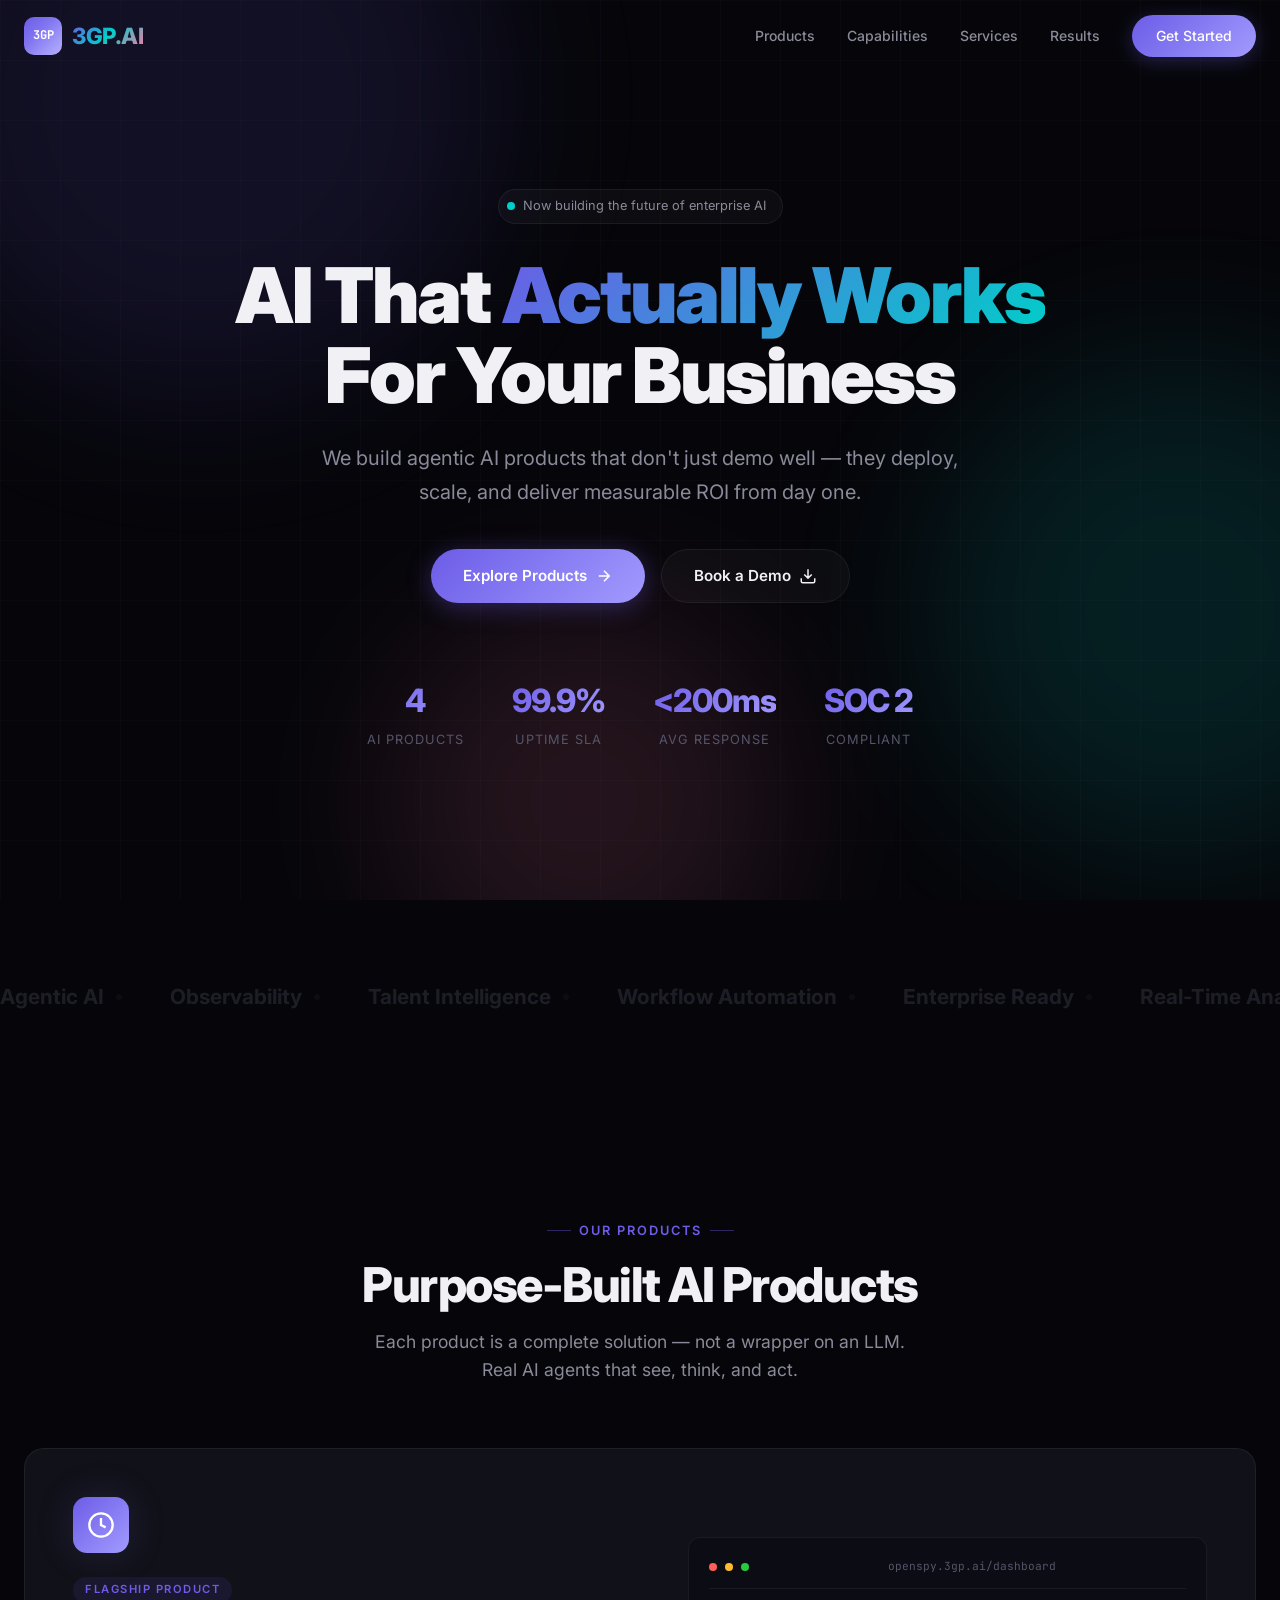
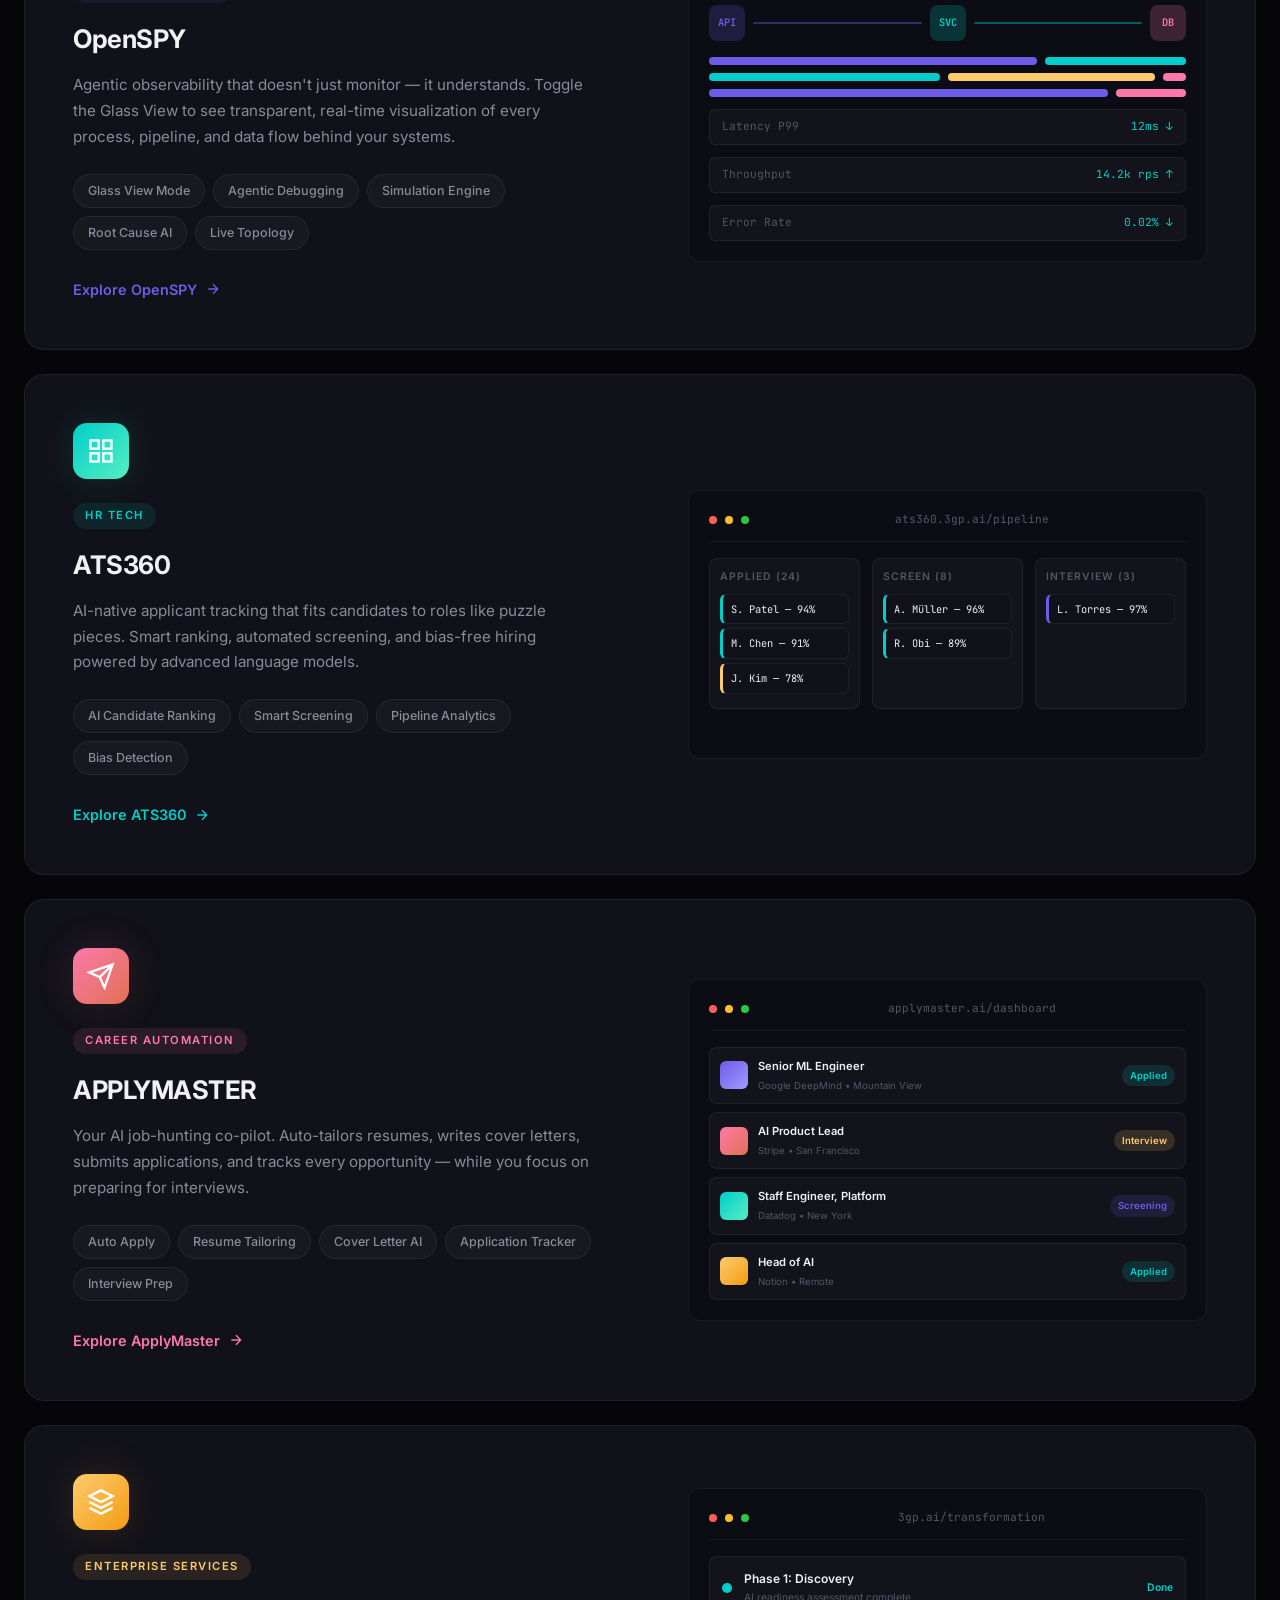
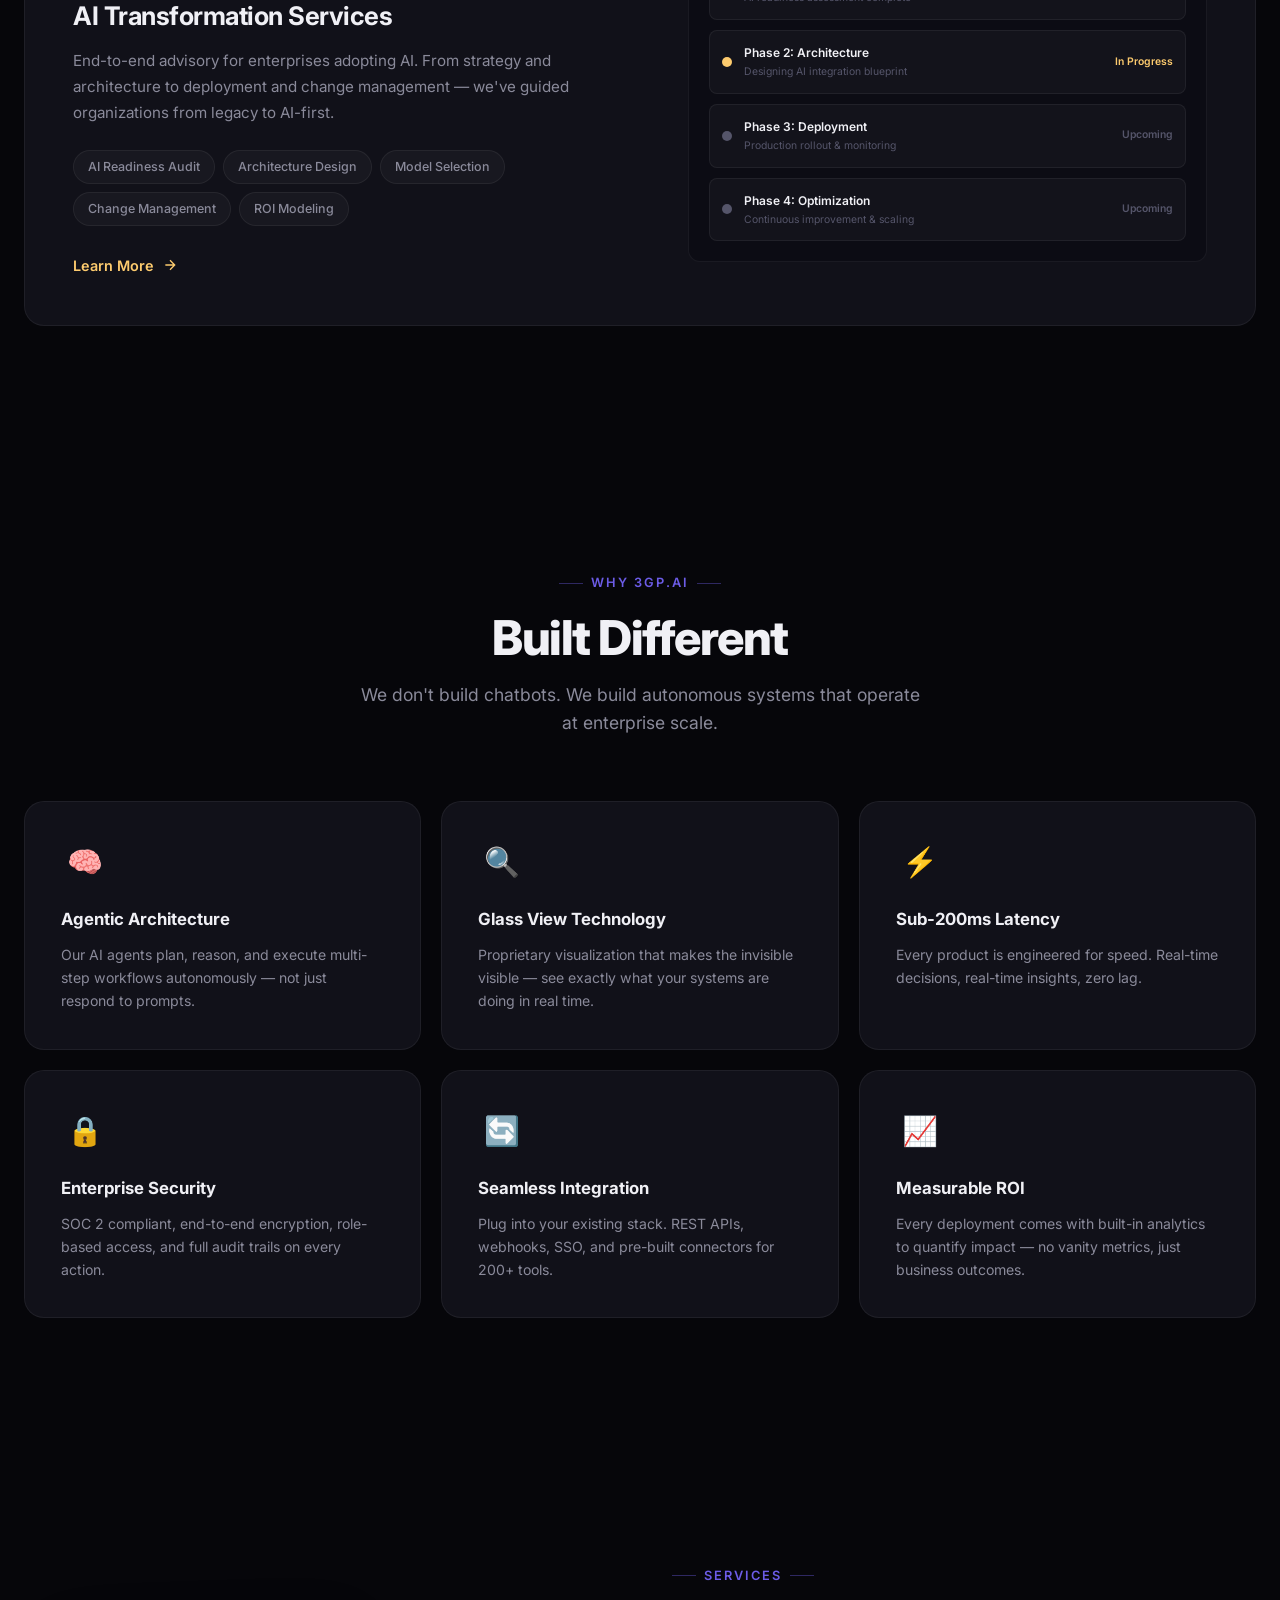
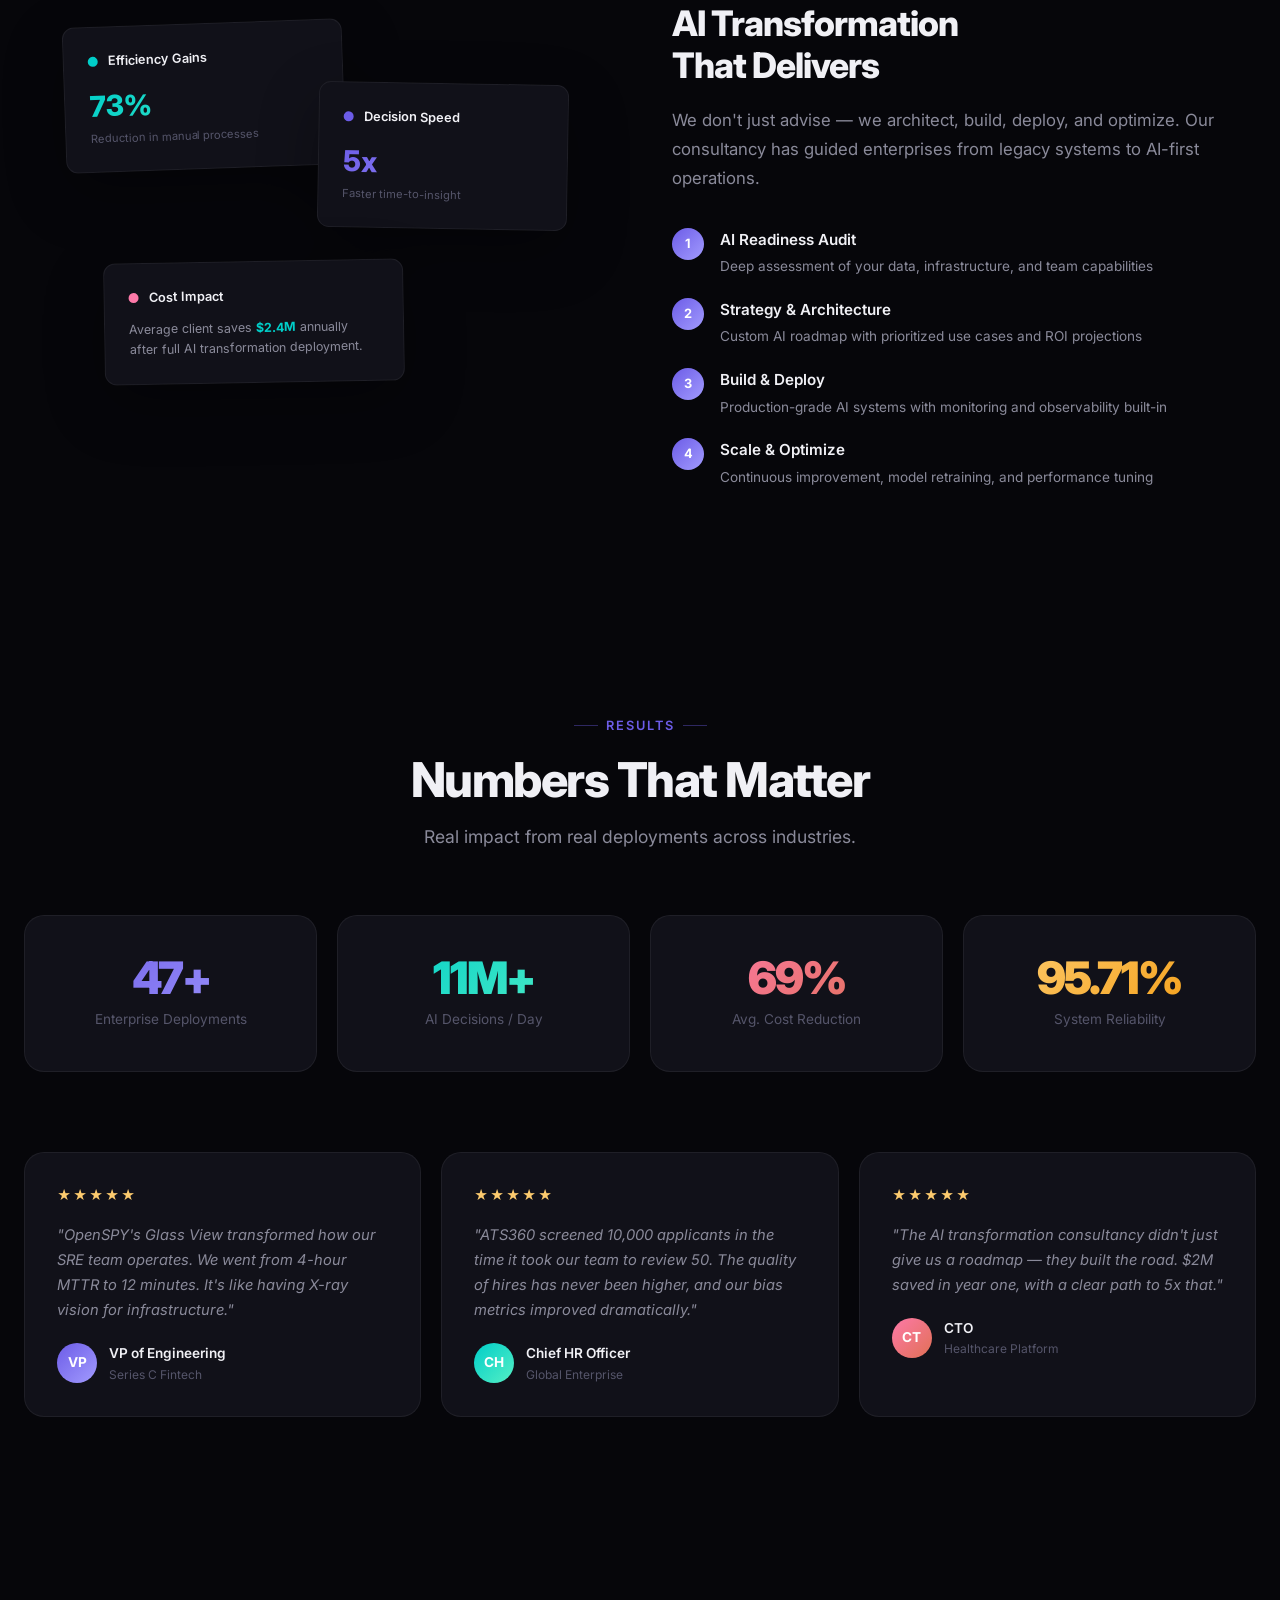
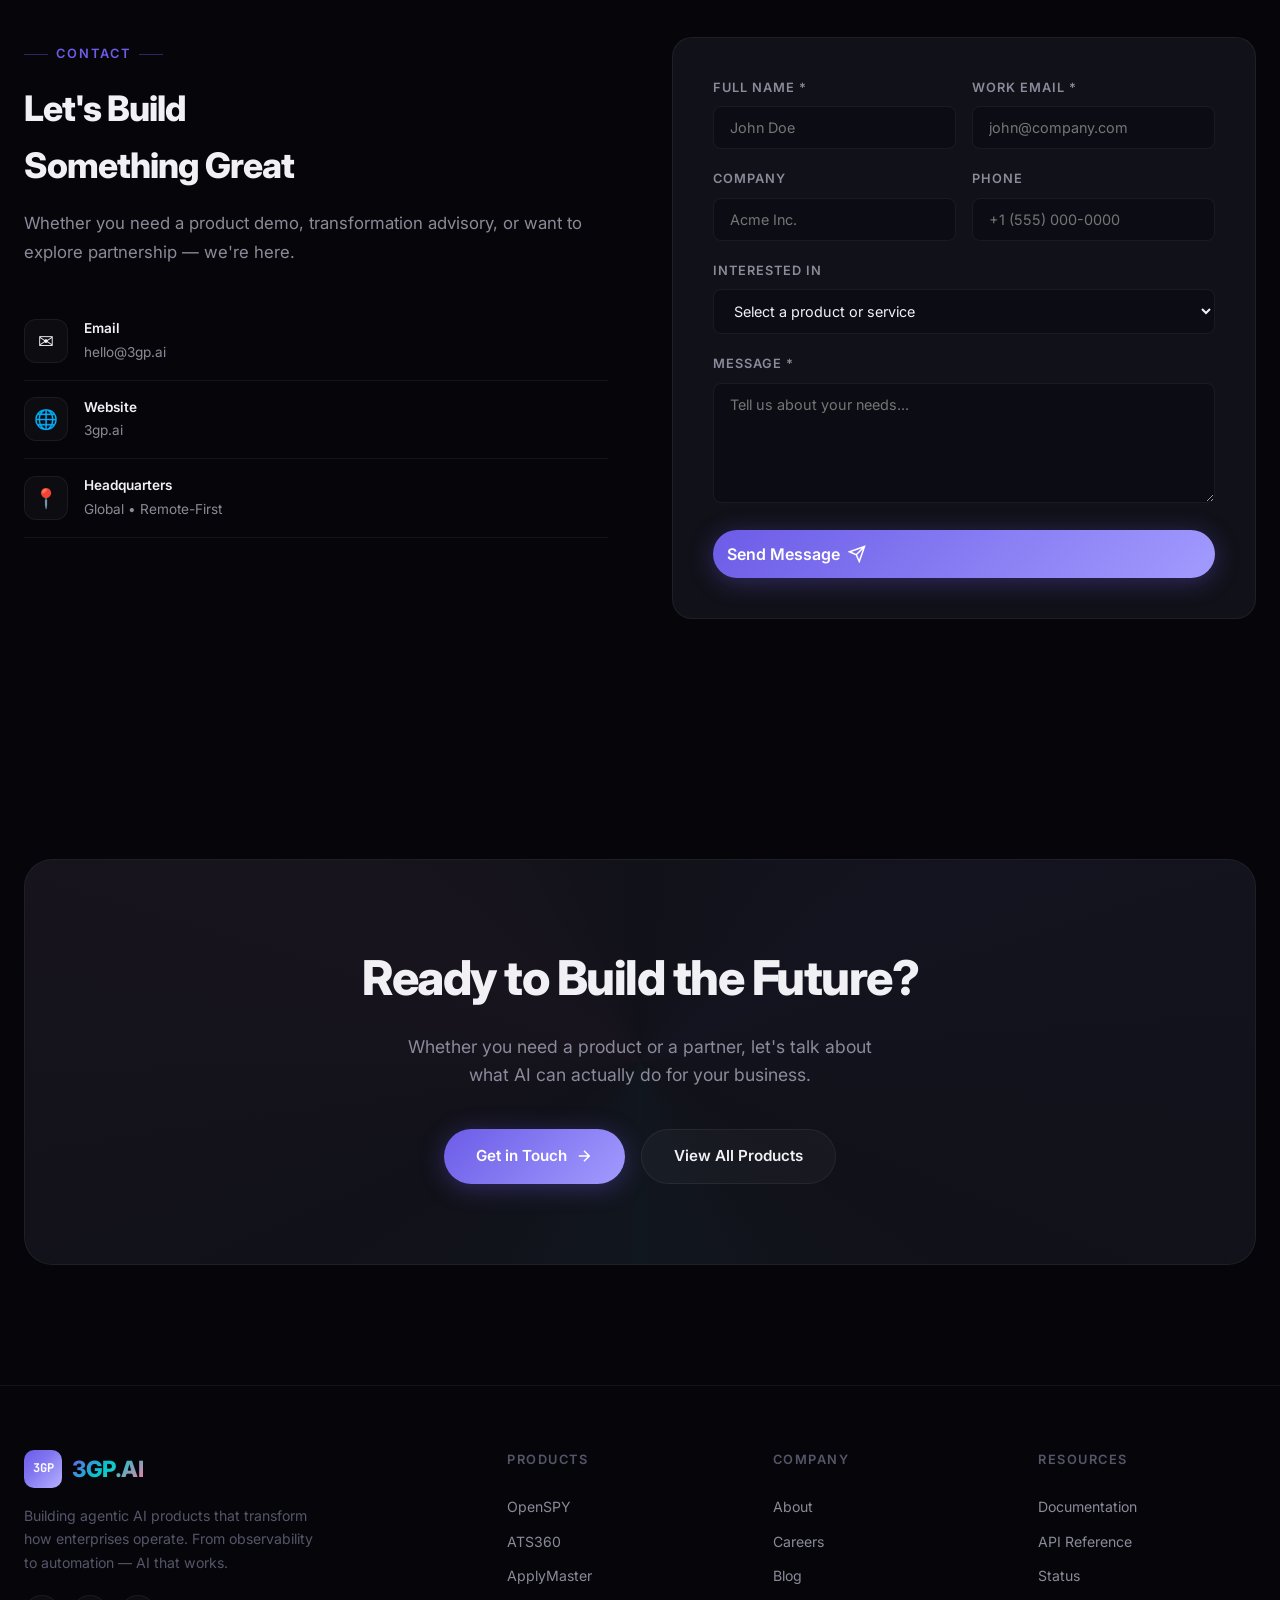
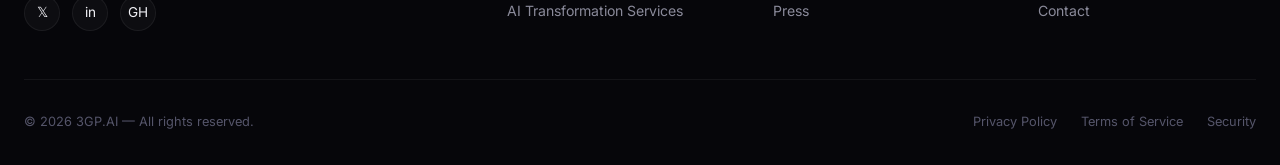
<file: index.html>
<!DOCTYPE html>
<html lang="en">
<head>
    <meta charset="UTF-8">
    <meta name="viewport" content="width=device-width, initial-scale=1.0">
    <title>3GP.AI — Intelligent Solutions for the Modern Enterprise</title>
    <meta name="description" content="3GP.AI builds agentic AI products that transform how enterprises operate. From observability to hiring to automation — we ship AI that works.">
    <meta name="keywords" content="AI, enterprise AI, observability, ATS, job automation, agentic AI, AI transformation">
    <meta name="author" content="3GP.AI">
    <meta name="robots" content="index, follow">

    <!-- Open Graph -->
    <meta property="og:title" content="3GP.AI — AI That Actually Works For Your Business">
    <meta property="og:description" content="We build agentic AI products that deploy, scale, and deliver measurable ROI from day one.">
    <meta property="og:type" content="website">
    <meta property="og:url" content="https://3gp.ai">
    <meta property="og:image" content="https://3gp.ai/images/og-image.png">
    <meta property="og:site_name" content="3GP.AI">

    <!-- Twitter Card -->
    <meta name="twitter:card" content="summary_large_image">
    <meta name="twitter:title" content="3GP.AI — AI That Actually Works For Your Business">
    <meta name="twitter:description" content="Agentic AI products for enterprise. Observability, hiring, automation, transformation.">
    <meta name="twitter:image" content="https://3gp.ai/images/og-image.png">

    <!-- Canonical -->
    <link rel="canonical" href="https://3gp.ai">

    <!-- Favicon -->
    <link rel="icon" type="image/svg+xml" href="/images/favicon.svg">
    <link rel="apple-touch-icon" href="/images/apple-touch-icon.png">

    <!-- Fonts -->
    <link rel="preconnect" href="https://fonts.googleapis.com">
    <link rel="preconnect" href="https://fonts.gstatic.com" crossorigin>
    <link href="https://fonts.googleapis.com/css2?family=Inter:wght@300;400;500;600;700;800;900&family=JetBrains+Mono:wght@400;500;600&display=swap" rel="stylesheet">

    <!-- Styles -->
    <link rel="stylesheet" href="/css/style.css">

    <!-- Structured Data -->
    <script type="application/ld+json">
    {
        "@context": "https://schema.org",
        "@type": "Organization",
        "name": "3GP.AI",
        "url": "https://3gp.ai",
        "logo": "https://3gp.ai/images/logo.png",
        "description": "3GP.AI builds agentic AI products that transform how enterprises operate.",
        "sameAs": [],
        "contactPoint": {
            "@type": "ContactPoint",
            "email": "hello@3gp.ai",
            "contactType": "sales"
        },
        "offers": [
            { "@type": "Offer", "name": "OpenSPY - Agentic Observability", "description": "AI-powered observability with Glass View technology" },
            { "@type": "Offer", "name": "ATS360 - AI Applicant Tracking", "description": "AI-native ATS with smart ranking and bias detection" },
            { "@type": "Offer", "name": "ApplyMaster - Auto Job Application", "description": "AI job-hunting co-pilot with auto-apply" },
            { "@type": "Offer", "name": "AI Transformation Services", "description": "End-to-end advisory for enterprises adopting AI" }
        ]
    }
    </script>
</head>
<body>
    <!-- Background Effects -->
    <div class="bg-grid"></div>
    <div class="bg-orbs">
        <div class="orb orb-1"></div>
        <div class="orb orb-2"></div>
        <div class="orb orb-3"></div>
    </div>
    <div class="cursor-dot" id="cursorDot"></div>

    <!-- Navbar -->
    <nav class="navbar" id="navbar">
        <div class="navbar-inner">
            <a href="/" class="logo">
                <div class="logo-mark">3GP</div>
                <div class="logo-text"><span>3GP.AI</span></div>
            </a>
            <div class="nav-links" id="navLinks">
                <a href="#products">Products</a>
                <a href="#capabilities">Capabilities</a>
                <a href="#transformation">Services</a>
                <a href="#proof">Results</a>
                <a href="#contact" class="nav-cta">Get Started</a>
            </div>
            <button class="mobile-toggle" id="mobileToggle" aria-label="Toggle menu">
                <span></span><span></span><span></span>
            </button>
        </div>
    </nav>

    <!-- Hero -->
    <section class="hero">
        <div class="container">
            <div class="hero-content">
                <div class="hero-badge">
                    <span class="hero-badge-dot"></span>
                    Now building the future of enterprise AI
                </div>
                <h1>
                    AI That <span class="gradient-text">Actually Works</span><br>
                    For Your Business
                </h1>
                <p>
                    We build agentic AI products that don't just demo well — they deploy, scale, and deliver measurable ROI from day one.
                </p>
                <div class="hero-actions">
                    <a href="#products" class="btn btn-primary">
                        Explore Products
                        <svg viewBox="0 0 24 24" fill="none" stroke="currentColor" stroke-width="2"><path d="M5 12h14M12 5l7 7-7 7"/></svg>
                    </a>
                    <a href="#contact" class="btn btn-secondary">
                        Book a Demo
                        <svg viewBox="0 0 24 24" fill="none" stroke="currentColor" stroke-width="2"><path d="M21 15v4a2 2 0 01-2 2H5a2 2 0 01-2-2v-4M7 10l5 5 5-5M12 15V3"/></svg>
                    </a>
                </div>
                <div class="hero-stats">
                    <div class="hero-stat">
                        <div class="hero-stat-value">4</div>
                        <div class="hero-stat-label">AI Products</div>
                    </div>
                    <div class="hero-stat">
                        <div class="hero-stat-value">99.9%</div>
                        <div class="hero-stat-label">Uptime SLA</div>
                    </div>
                    <div class="hero-stat">
                        <div class="hero-stat-value">&lt;200ms</div>
                        <div class="hero-stat-label">Avg Response</div>
                    </div>
                    <div class="hero-stat">
                        <div class="hero-stat-value">SOC 2</div>
                        <div class="hero-stat-label">Compliant</div>
                    </div>
                </div>
            </div>
        </div>
    </section>

    <!-- Marquee -->
    <section class="marquee-section">
        <div class="marquee-track">
            <span class="marquee-item">Agentic AI <span class="sep"></span></span>
            <span class="marquee-item">Observability <span class="sep"></span></span>
            <span class="marquee-item">Talent Intelligence <span class="sep"></span></span>
            <span class="marquee-item">Workflow Automation <span class="sep"></span></span>
            <span class="marquee-item">Enterprise Ready <span class="sep"></span></span>
            <span class="marquee-item">Real-Time Analytics <span class="sep"></span></span>
            <span class="marquee-item">AI Transformation <span class="sep"></span></span>
            <span class="marquee-item">Job Automation <span class="sep"></span></span>
            <span class="marquee-item">Agentic AI <span class="sep"></span></span>
            <span class="marquee-item">Observability <span class="sep"></span></span>
            <span class="marquee-item">Talent Intelligence <span class="sep"></span></span>
            <span class="marquee-item">Workflow Automation <span class="sep"></span></span>
            <span class="marquee-item">Enterprise Ready <span class="sep"></span></span>
            <span class="marquee-item">Real-Time Analytics <span class="sep"></span></span>
            <span class="marquee-item">AI Transformation <span class="sep"></span></span>
            <span class="marquee-item">Job Automation <span class="sep"></span></span>
        </div>
    </section>

    <!-- Products -->
    <section class="products" id="products">
        <div class="container">
            <div class="section-header reveal">
                <div class="section-label">Our Products</div>
                <h2 class="section-title">Purpose-Built AI Products</h2>
                <p class="section-desc">Each product is a complete solution — not a wrapper on an LLM. Real AI agents that see, think, and act.</p>
            </div>

            <div class="product-grid">
                <!-- OpenSPY -->
                <div class="product-card reveal" data-theme="purple">
                    <div class="product-info">
                        <div class="product-icon">
                            <svg width="28" height="28" viewBox="0 0 24 24" fill="none" stroke="#fff" stroke-width="2"><circle cx="12" cy="12" r="10"/><path d="M12 6v6l4 2"/></svg>
                        </div>
                        <div class="product-tag">Flagship Product</div>
                        <h3>OpenSPY</h3>
                        <p class="product-desc">Agentic observability that doesn't just monitor — it understands. Toggle the Glass View to see transparent, real-time visualization of every process, pipeline, and data flow behind your systems.</p>
                        <div class="product-features">
                            <span class="product-feature">Glass View Mode</span>
                            <span class="product-feature">Agentic Debugging</span>
                            <span class="product-feature">Simulation Engine</span>
                            <span class="product-feature">Root Cause AI</span>
                            <span class="product-feature">Live Topology</span>
                        </div>
                        <a href="/openspy" class="product-link">
                            Explore OpenSPY
                            <svg viewBox="0 0 24 24" fill="none" stroke="currentColor" stroke-width="2"><path d="M5 12h14M12 5l7 7-7 7"/></svg>
                        </a>
                    </div>
                    <div class="product-visual">
                        <div class="product-mockup">
                            <div class="mockup-topbar">
                                <span class="mockup-dot"></span><span class="mockup-dot"></span><span class="mockup-dot"></span>
                                <span class="mockup-url">openspy.3gp.ai/dashboard</span>
                            </div>
                            <div class="mockup-content greyhound-mock">
                                <div class="mock-row">
                                    <div class="mock-node" style="background:rgba(108,92,231,0.2);color:var(--accent-1);">API</div>
                                    <div class="mock-line" style="background:var(--accent-1);"></div>
                                    <div class="mock-node" style="background:rgba(0,206,201,0.2);color:var(--accent-2);">SVC</div>
                                    <div class="mock-line" style="background:var(--accent-2);"></div>
                                    <div class="mock-node" style="background:rgba(253,121,168,0.2);color:var(--accent-3);">DB</div>
                                </div>
                                <div class="mock-row" style="margin-top:16px;">
                                    <div class="mock-bar" style="background:var(--accent-1);width:70%;"></div>
                                    <div class="mock-bar" style="background:var(--accent-2);width:30%;"></div>
                                </div>
                                <div class="mock-row">
                                    <div class="mock-bar" style="background:var(--accent-2);width:50%;"></div>
                                    <div class="mock-bar" style="background:var(--accent-4);width:45%;"></div>
                                    <div class="mock-bar" style="background:var(--accent-3);width:5%;"></div>
                                </div>
                                <div class="mock-row">
                                    <div class="mock-bar" style="background:var(--accent-1);width:85%;"></div>
                                    <div class="mock-bar" style="background:var(--accent-3);width:15%;"></div>
                                </div>
                                <div class="mock-metric"><span>Latency P99</span><span class="up">12ms ↓</span></div>
                                <div class="mock-metric"><span>Throughput</span><span class="up">14.2k rps ↑</span></div>
                                <div class="mock-metric"><span>Error Rate</span><span class="up">0.02% ↓</span></div>
                            </div>
                        </div>
                    </div>
                </div>

                <!-- ATS360 -->
                <div class="product-card reveal" data-theme="teal">
                    <div class="product-info">
                        <div class="product-icon">
                            <svg width="28" height="28" viewBox="0 0 24 24" fill="none" stroke="#fff" stroke-width="2"><rect x="3" y="3" width="7" height="7"/><rect x="14" y="3" width="7" height="7"/><rect x="3" y="14" width="7" height="7"/><rect x="14" y="14" width="7" height="7"/></svg>
                        </div>
                        <div class="product-tag">HR Tech</div>
                        <h3>ATS360</h3>
                        <p class="product-desc">AI-native applicant tracking that fits candidates to roles like puzzle pieces. Smart ranking, automated screening, and bias-free hiring powered by advanced language models.</p>
                        <div class="product-features">
                            <span class="product-feature">AI Candidate Ranking</span>
                            <span class="product-feature">Smart Screening</span>
                            <span class="product-feature">Pipeline Analytics</span>
                            <span class="product-feature">Bias Detection</span>
                        </div>
                        <a href="/ats360" class="product-link">
                            Explore ATS360
                            <svg viewBox="0 0 24 24" fill="none" stroke="currentColor" stroke-width="2"><path d="M5 12h14M12 5l7 7-7 7"/></svg>
                        </a>
                    </div>
                    <div class="product-visual">
                        <div class="product-mockup">
                            <div class="mockup-topbar">
                                <span class="mockup-dot"></span><span class="mockup-dot"></span><span class="mockup-dot"></span>
                                <span class="mockup-url">ats360.3gp.ai/pipeline</span>
                            </div>
                            <div class="mockup-content ats360-mock">
                                <div class="mock-pipeline">
                                    <div class="mock-stage">
                                        <div class="mock-stage-title">Applied (24)</div>
                                        <div class="mock-candidate" style="border-left:3px solid var(--accent-2);">S. Patel — 94%</div>
                                        <div class="mock-candidate" style="border-left:3px solid var(--accent-2);">M. Chen — 91%</div>
                                        <div class="mock-candidate" style="border-left:3px solid var(--accent-4);">J. Kim — 78%</div>
                                    </div>
                                    <div class="mock-stage">
                                        <div class="mock-stage-title">Screen (8)</div>
                                        <div class="mock-candidate" style="border-left:3px solid var(--accent-2);">A. M&#252;ller — 96%</div>
                                        <div class="mock-candidate" style="border-left:3px solid var(--accent-2);">R. Obi — 89%</div>
                                    </div>
                                    <div class="mock-stage">
                                        <div class="mock-stage-title">Interview (3)</div>
                                        <div class="mock-candidate" style="border-left:3px solid var(--accent-1);">L. Torres — 97%</div>
                                    </div>
                                </div>
                            </div>
                        </div>
                    </div>
                </div>

                <!-- ApplyMaster -->
                <div class="product-card reveal" data-theme="pink">
                    <div class="product-info">
                        <div class="product-icon">
                            <svg width="28" height="28" viewBox="0 0 24 24" fill="none" stroke="#fff" stroke-width="2"><path d="M22 2L11 13M22 2l-7 20-4-9-9-4 20-7z"/></svg>
                        </div>
                        <div class="product-tag">Career Automation</div>
                        <h3>APPLYMASTER</h3>
                        <p class="product-desc">Your AI job-hunting co-pilot. Auto-tailors resumes, writes cover letters, submits applications, and tracks every opportunity — while you focus on preparing for interviews.</p>
                        <div class="product-features">
                            <span class="product-feature">Auto Apply</span>
                            <span class="product-feature">Resume Tailoring</span>
                            <span class="product-feature">Cover Letter AI</span>
                            <span class="product-feature">Application Tracker</span>
                            <span class="product-feature">Interview Prep</span>
                        </div>
                        <a href="/applymaster" class="product-link">
                            Explore ApplyMaster
                            <svg viewBox="0 0 24 24" fill="none" stroke="currentColor" stroke-width="2"><path d="M5 12h14M12 5l7 7-7 7"/></svg>
                        </a>
                    </div>
                    <div class="product-visual">
                        <div class="product-mockup">
                            <div class="mockup-topbar">
                                <span class="mockup-dot"></span><span class="mockup-dot"></span><span class="mockup-dot"></span>
                                <span class="mockup-url">applymaster.ai/dashboard</span>
                            </div>
                            <div class="mockup-content apply-mock">
                                <div class="mock-jobs">
                                    <div class="mock-job">
                                        <div class="mock-job-icon" style="background:var(--gradient-1);"></div>
                                        <div class="mock-job-info"><div class="mock-job-title">Senior ML Engineer</div><div class="mock-job-co">Google DeepMind &bull; Mountain View</div></div>
                                        <span class="mock-job-status" style="background:rgba(0,206,201,0.15);color:var(--accent-2);">Applied</span>
                                    </div>
                                    <div class="mock-job">
                                        <div class="mock-job-icon" style="background:var(--gradient-3);"></div>
                                        <div class="mock-job-info"><div class="mock-job-title">AI Product Lead</div><div class="mock-job-co">Stripe &bull; San Francisco</div></div>
                                        <span class="mock-job-status" style="background:rgba(253,203,110,0.15);color:var(--accent-4);">Interview</span>
                                    </div>
                                    <div class="mock-job">
                                        <div class="mock-job-icon" style="background:var(--gradient-2);"></div>
                                        <div class="mock-job-info"><div class="mock-job-title">Staff Engineer, Platform</div><div class="mock-job-co">Datadog &bull; New York</div></div>
                                        <span class="mock-job-status" style="background:rgba(108,92,231,0.15);color:var(--accent-1);">Screening</span>
                                    </div>
                                    <div class="mock-job">
                                        <div class="mock-job-icon" style="background:var(--gradient-4);"></div>
                                        <div class="mock-job-info"><div class="mock-job-title">Head of AI</div><div class="mock-job-co">Notion &bull; Remote</div></div>
                                        <span class="mock-job-status" style="background:rgba(0,206,201,0.15);color:var(--accent-2);">Applied</span>
                                    </div>
                                </div>
                            </div>
                        </div>
                    </div>
                </div>

                <!-- Consultancy -->
                <div class="product-card reveal" data-theme="gold">
                    <div class="product-info">
                        <div class="product-icon">
                            <svg width="28" height="28" viewBox="0 0 24 24" fill="none" stroke="#fff" stroke-width="2"><path d="M12 2L2 7l10 5 10-5-10-5zM2 17l10 5 10-5M2 12l10 5 10-5"/></svg>
                        </div>
                        <div class="product-tag">Enterprise Services</div>
                        <h3>AI Transformation Services</h3>
                        <p class="product-desc">End-to-end advisory for enterprises adopting AI. From strategy and architecture to deployment and change management — we've guided organizations from legacy to AI-first.</p>
                        <div class="product-features">
                            <span class="product-feature">AI Readiness Audit</span>
                            <span class="product-feature">Architecture Design</span>
                            <span class="product-feature">Model Selection</span>
                            <span class="product-feature">Change Management</span>
                            <span class="product-feature">ROI Modeling</span>
                        </div>
                        <a href="/consultancy" class="product-link">
                            Learn More
                            <svg viewBox="0 0 24 24" fill="none" stroke="currentColor" stroke-width="2"><path d="M5 12h14M12 5l7 7-7 7"/></svg>
                        </a>
                    </div>
                    <div class="product-visual">
                        <div class="product-mockup">
                            <div class="mockup-topbar">
                                <span class="mockup-dot"></span><span class="mockup-dot"></span><span class="mockup-dot"></span>
                                <span class="mockup-url">3gp.ai/transformation</span>
                            </div>
                            <div class="mockup-content" style="display:flex;flex-direction:column;gap:10px;">
                                <div style="display:flex;align-items:center;gap:12px;padding:12px;border-radius:8px;background:var(--bg-glass);border:1px solid var(--border);">
                                    <div style="width:10px;height:10px;border-radius:50%;background:var(--accent-2);"></div>
                                    <div style="flex:1;"><div style="font-size:0.75rem;font-weight:600;">Phase 1: Discovery</div><div style="font-size:0.65rem;color:var(--text-muted);margin-top:2px;">AI readiness assessment complete</div></div>
                                    <div style="font-size:0.65rem;color:var(--accent-2);font-weight:600;">Done</div>
                                </div>
                                <div style="display:flex;align-items:center;gap:12px;padding:12px;border-radius:8px;background:var(--bg-glass);border:1px solid var(--border);">
                                    <div style="width:10px;height:10px;border-radius:50%;background:var(--accent-4);"></div>
                                    <div style="flex:1;"><div style="font-size:0.75rem;font-weight:600;">Phase 2: Architecture</div><div style="font-size:0.65rem;color:var(--text-muted);margin-top:2px;">Designing AI integration blueprint</div></div>
                                    <div style="font-size:0.65rem;color:var(--accent-4);font-weight:600;">In Progress</div>
                                </div>
                                <div style="display:flex;align-items:center;gap:12px;padding:12px;border-radius:8px;background:var(--bg-glass);border:1px solid var(--border);">
                                    <div style="width:10px;height:10px;border-radius:50%;background:var(--text-muted);"></div>
                                    <div style="flex:1;"><div style="font-size:0.75rem;font-weight:600;">Phase 3: Deployment</div><div style="font-size:0.65rem;color:var(--text-muted);margin-top:2px;">Production rollout &amp; monitoring</div></div>
                                    <div style="font-size:0.65rem;color:var(--text-muted);font-weight:600;">Upcoming</div>
                                </div>
                                <div style="display:flex;align-items:center;gap:12px;padding:12px;border-radius:8px;background:var(--bg-glass);border:1px solid var(--border);">
                                    <div style="width:10px;height:10px;border-radius:50%;background:var(--text-muted);"></div>
                                    <div style="flex:1;"><div style="font-size:0.75rem;font-weight:600;">Phase 4: Optimization</div><div style="font-size:0.65rem;color:var(--text-muted);margin-top:2px;">Continuous improvement &amp; scaling</div></div>
                                    <div style="font-size:0.65rem;color:var(--text-muted);font-weight:600;">Upcoming</div>
                                </div>
                            </div>
                        </div>
                    </div>
                </div>
            </div>
        </div>
    </section>

    <!-- Capabilities -->
    <section class="capabilities" id="capabilities">
        <div class="container">
            <div class="section-header reveal">
                <div class="section-label">Why 3GP.AI</div>
                <h2 class="section-title">Built Different</h2>
                <p class="section-desc">We don't build chatbots. We build autonomous systems that operate at enterprise scale.</p>
            </div>
            <div class="cap-grid">
                <div class="cap-card reveal"><div class="cap-icon">&#x1f9e0;</div><h4>Agentic Architecture</h4><p>Our AI agents plan, reason, and execute multi-step workflows autonomously — not just respond to prompts.</p></div>
                <div class="cap-card reveal"><div class="cap-icon">&#x1f50d;</div><h4>Glass View Technology</h4><p>Proprietary visualization that makes the invisible visible — see exactly what your systems are doing in real time.</p></div>
                <div class="cap-card reveal"><div class="cap-icon">&#x26a1;</div><h4>Sub-200ms Latency</h4><p>Every product is engineered for speed. Real-time decisions, real-time insights, zero lag.</p></div>
                <div class="cap-card reveal"><div class="cap-icon">&#x1f512;</div><h4>Enterprise Security</h4><p>SOC 2 compliant, end-to-end encryption, role-based access, and full audit trails on every action.</p></div>
                <div class="cap-card reveal"><div class="cap-icon">&#x1f504;</div><h4>Seamless Integration</h4><p>Plug into your existing stack. REST APIs, webhooks, SSO, and pre-built connectors for 200+ tools.</p></div>
                <div class="cap-card reveal"><div class="cap-icon">&#x1f4c8;</div><h4>Measurable ROI</h4><p>Every deployment comes with built-in analytics to quantify impact — no vanity metrics, just business outcomes.</p></div>
            </div>
        </div>
    </section>

    <!-- AI Transformation -->
    <section class="transformation" id="transformation">
        <div class="container">
            <div class="transform-grid reveal">
                <div class="transform-visual">
                    <div class="transform-card-stack">
                        <div class="transform-float-card tfc-1" style="transform:rotate(-2deg);">
                            <div class="tfc-header"><div class="tfc-dot" style="background:var(--accent-2);"></div><div class="tfc-title">Efficiency Gains</div></div>
                            <div class="tfc-metric" style="background:var(--gradient-2);-webkit-background-clip:text;-webkit-text-fill-color:transparent;">73%</div>
                            <div class="tfc-metric-label">Reduction in manual processes</div>
                        </div>
                        <div class="transform-float-card tfc-2" style="transform:rotate(1deg);">
                            <div class="tfc-header"><div class="tfc-dot" style="background:var(--accent-1);"></div><div class="tfc-title">Decision Speed</div></div>
                            <div class="tfc-metric" style="background:var(--gradient-1);-webkit-background-clip:text;-webkit-text-fill-color:transparent;">5x</div>
                            <div class="tfc-metric-label">Faster time-to-insight</div>
                        </div>
                        <div class="transform-float-card tfc-3" style="transform:rotate(-1deg);">
                            <div class="tfc-header"><div class="tfc-dot" style="background:var(--accent-3);"></div><div class="tfc-title">Cost Impact</div></div>
                            <div class="tfc-body">Average client saves <strong style="color:var(--accent-2);">$2.4M</strong> annually after full AI transformation deployment.</div>
                        </div>
                    </div>
                </div>
                <div class="transform-content">
                    <div class="section-label" style="justify-content:flex-start;">Services</div>
                    <h3>AI Transformation<br>That Delivers</h3>
                    <p>We don't just advise — we architect, build, deploy, and optimize. Our consultancy has guided enterprises from legacy systems to AI-first operations.</p>
                    <div class="transform-steps">
                        <div class="transform-step"><div class="step-num">1</div><div class="step-text"><h5>AI Readiness Audit</h5><p>Deep assessment of your data, infrastructure, and team capabilities</p></div></div>
                        <div class="transform-step"><div class="step-num">2</div><div class="step-text"><h5>Strategy &amp; Architecture</h5><p>Custom AI roadmap with prioritized use cases and ROI projections</p></div></div>
                        <div class="transform-step"><div class="step-num">3</div><div class="step-text"><h5>Build &amp; Deploy</h5><p>Production-grade AI systems with monitoring and observability built-in</p></div></div>
                        <div class="transform-step"><div class="step-num">4</div><div class="step-text"><h5>Scale &amp; Optimize</h5><p>Continuous improvement, model retraining, and performance tuning</p></div></div>
                    </div>
                </div>
            </div>
        </div>
    </section>

    <!-- Social Proof -->
    <section class="social-proof" id="proof">
        <div class="container">
            <div class="section-header reveal">
                <div class="section-label">Results</div>
                <h2 class="section-title">Numbers That Matter</h2>
                <p class="section-desc">Real impact from real deployments across industries.</p>
            </div>
            <div class="stats-grid reveal">
                <div class="stat-card"><div class="stat-number">50+</div><div class="stat-label">Enterprise Deployments</div></div>
                <div class="stat-card"><div class="stat-number">12M+</div><div class="stat-label">AI Decisions / Day</div></div>
                <div class="stat-card"><div class="stat-number">73%</div><div class="stat-label">Avg. Cost Reduction</div></div>
                <div class="stat-card"><div class="stat-number">99.97%</div><div class="stat-label">System Reliability</div></div>
            </div>
            <div class="testimonials reveal">
                <div class="testimonial">
                    <div class="testimonial-stars">&#9733;&#9733;&#9733;&#9733;&#9733;</div>
                    <p>"OpenSPY's Glass View transformed how our SRE team operates. We went from 4-hour MTTR to 12 minutes. It's like having X-ray vision for infrastructure."</p>
                    <div class="testimonial-author"><div class="testimonial-avatar" style="background:var(--gradient-1);">VP</div><div><div class="testimonial-name">VP of Engineering</div><div class="testimonial-role">Series C Fintech</div></div></div>
                </div>
                <div class="testimonial">
                    <div class="testimonial-stars">&#9733;&#9733;&#9733;&#9733;&#9733;</div>
                    <p>"ATS360 screened 10,000 applicants in the time it took our team to review 50. The quality of hires has never been higher, and our bias metrics improved dramatically."</p>
                    <div class="testimonial-author"><div class="testimonial-avatar" style="background:var(--gradient-2);">CH</div><div><div class="testimonial-name">Chief HR Officer</div><div class="testimonial-role">Global Enterprise</div></div></div>
                </div>
                <div class="testimonial">
                    <div class="testimonial-stars">&#9733;&#9733;&#9733;&#9733;&#9733;</div>
                    <p>"The AI transformation consultancy didn't just give us a roadmap — they built the road. $2M saved in year one, with a clear path to 5x that."</p>
                    <div class="testimonial-author"><div class="testimonial-avatar" style="background:var(--gradient-3);">CT</div><div><div class="testimonial-name">CTO</div><div class="testimonial-role">Healthcare Platform</div></div></div>
                </div>
            </div>
        </div>
    </section>

    <!-- Contact Form -->
    <section class="contact" id="contact">
        <div class="container">
            <div class="contact-grid reveal">
                <div class="contact-info">
                    <div class="section-label" style="justify-content:flex-start;">Contact</div>
                    <h3>Let's Build<br>Something Great</h3>
                    <p>Whether you need a product demo, transformation advisory, or want to explore partnership — we're here.</p>
                    <div class="contact-detail">
                        <div class="contact-detail-icon">&#x2709;</div>
                        <div class="contact-detail-text"><h5>Email</h5><p>hello@3gp.ai</p></div>
                    </div>
                    <div class="contact-detail">
                        <div class="contact-detail-icon">&#x1f310;</div>
                        <div class="contact-detail-text"><h5>Website</h5><p>3gp.ai</p></div>
                    </div>
                    <div class="contact-detail">
                        <div class="contact-detail-icon">&#x1f4cd;</div>
                        <div class="contact-detail-text"><h5>Headquarters</h5><p>Global &bull; Remote-First</p></div>
                    </div>
                </div>
                <div class="contact-form-card">
                    <form id="contactForm">
                        <div class="form-row">
                            <div class="form-group">
                                <label for="name">Full Name *</label>
                                <input type="text" id="name" name="name" required placeholder="John Doe" autocomplete="name">
                            </div>
                            <div class="form-group">
                                <label for="email">Work Email *</label>
                                <input type="email" id="email" name="email" required placeholder="john@company.com" autocomplete="email">
                            </div>
                        </div>
                        <div class="form-row">
                            <div class="form-group">
                                <label for="company">Company</label>
                                <input type="text" id="company" name="company" placeholder="Acme Inc." autocomplete="organization">
                            </div>
                            <div class="form-group">
                                <label for="phone">Phone</label>
                                <input type="tel" id="phone" name="phone" placeholder="+1 (555) 000-0000" autocomplete="tel">
                            </div>
                        </div>
                        <div class="form-group">
                            <label for="product">Interested In</label>
                            <select id="product" name="product">
                                <option value="">Select a product or service</option>
                                <option value="greyhound">OpenSPY — Observability</option>
                                <option value="ats360">ATS360 — Applicant Tracking</option>
                                <option value="applymaster">ApplyMaster — Job Automation</option>
                                <option value="consultancy">AI Transformation Services</option>
                                <option value="partnership">Partnership</option>
                                <option value="other">Other</option>
                            </select>
                        </div>
                        <div class="form-group">
                            <label for="message">Message *</label>
                            <textarea id="message" name="message" required placeholder="Tell us about your needs..."></textarea>
                        </div>
                        <!-- Honeypot -->
                        <div class="form-honeypot"><input type="text" name="_gotcha" tabindex="-1" autocomplete="off"></div>
                        <button type="submit" class="btn btn-primary form-submit">
                            Send Message
                            <svg viewBox="0 0 24 24" fill="none" stroke="currentColor" stroke-width="2"><path d="M22 2L11 13M22 2l-7 20-4-9-9-4 20-7z"/></svg>
                        </button>
                        <div class="spinner"></div>
                        <div class="form-success" id="formSuccess"></div>
                        <div class="form-error" id="formError"></div>
                    </form>
                </div>
            </div>
        </div>
    </section>

    <!-- CTA -->
    <section class="cta">
        <div class="container">
            <div class="cta-box reveal">
                <h2>Ready to Build the Future?</h2>
                <p>Whether you need a product or a partner, let's talk about what AI can actually do for your business.</p>
                <div class="hero-actions">
                    <a href="#contact" class="btn btn-primary">
                        Get in Touch
                        <svg viewBox="0 0 24 24" fill="none" stroke="currentColor" stroke-width="2"><path d="M5 12h14M12 5l7 7-7 7"/></svg>
                    </a>
                    <a href="#products" class="btn btn-secondary">View All Products</a>
                </div>
            </div>
        </div>
    </section>

    <!-- Footer -->
    <footer class="footer">
        <div class="container">
            <div class="footer-grid">
                <div class="footer-brand">
                    <a href="/" class="logo">
                        <div class="logo-mark">3GP</div>
                        <div class="logo-text"><span>3GP.AI</span></div>
                    </a>
                    <p>Building agentic AI products that transform how enterprises operate. From observability to automation — AI that works.</p>
                    <div class="footer-socials">
                        <a href="#" class="footer-social" aria-label="X / Twitter">&#x1D54F;</a>
                        <a href="#" class="footer-social" aria-label="LinkedIn">in</a>
                        <a href="#" class="footer-social" aria-label="GitHub">GH</a>
                    </div>
                </div>
                <div class="footer-col">
                    <h5>Products</h5>
                    <a href="/openspy">OpenSPY</a>
                    <a href="/ats360">ATS360</a>
                    <a href="/applymaster">ApplyMaster</a>
                    <a href="/consultancy">AI Transformation Services</a>
                </div>
                <div class="footer-col">
                    <h5>Company</h5>
                    <a href="/about">About</a>
                    <a href="#">Careers</a>
                    <a href="#">Blog</a>
                    <a href="#">Press</a>
                </div>
                <div class="footer-col">
                    <h5>Resources</h5>
                    <a href="#">Documentation</a>
                    <a href="#">API Reference</a>
                    <a href="/api/health">Status</a>
                    <a href="#contact">Contact</a>
                </div>
            </div>
            <div class="footer-bottom">
                <span>&copy; 2026 3GP.AI — All rights reserved.</span>
                <div class="footer-bottom-links">
                    <a href="/privacy">Privacy Policy</a>
                    <a href="/terms">Terms of Service</a>
                    <a href="#">Security</a>
                </div>
            </div>
        </div>
    </footer>

    <script src="/js/main.js"></script>
</body>
</html>
</file>
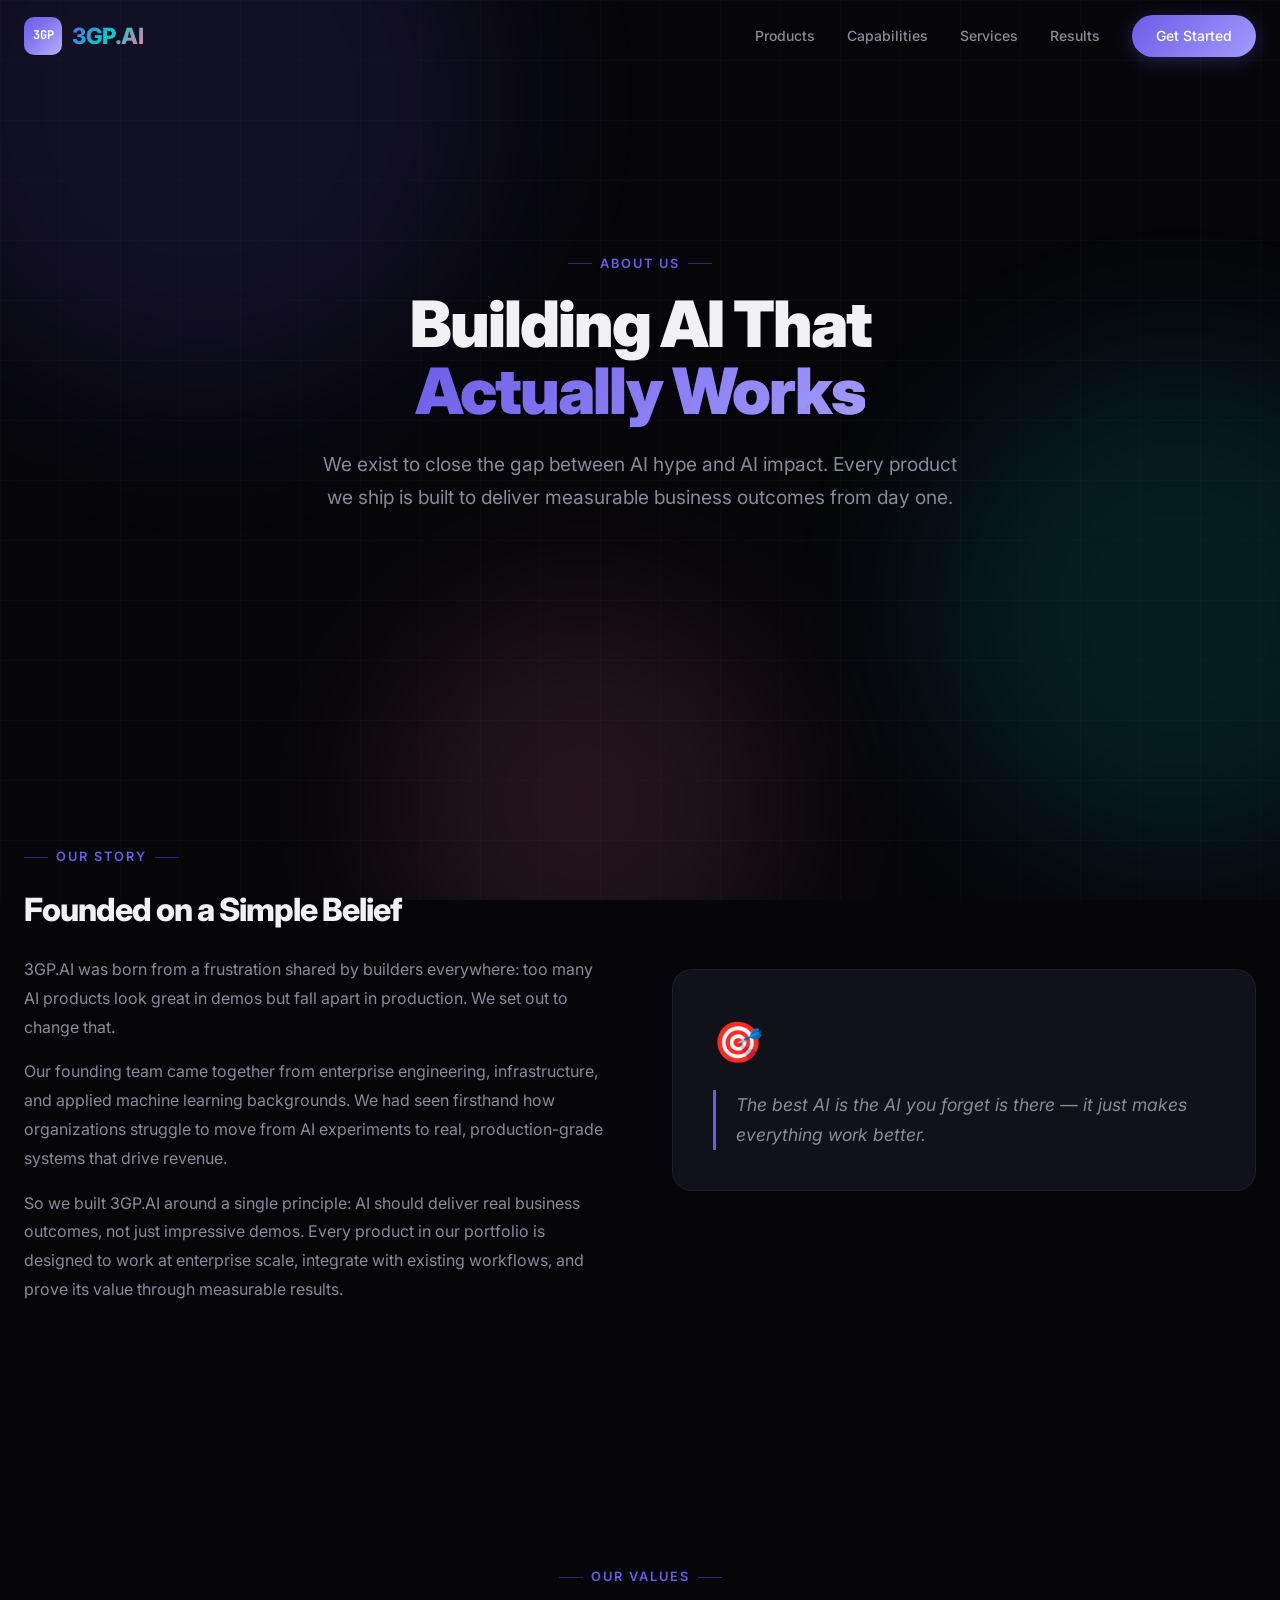
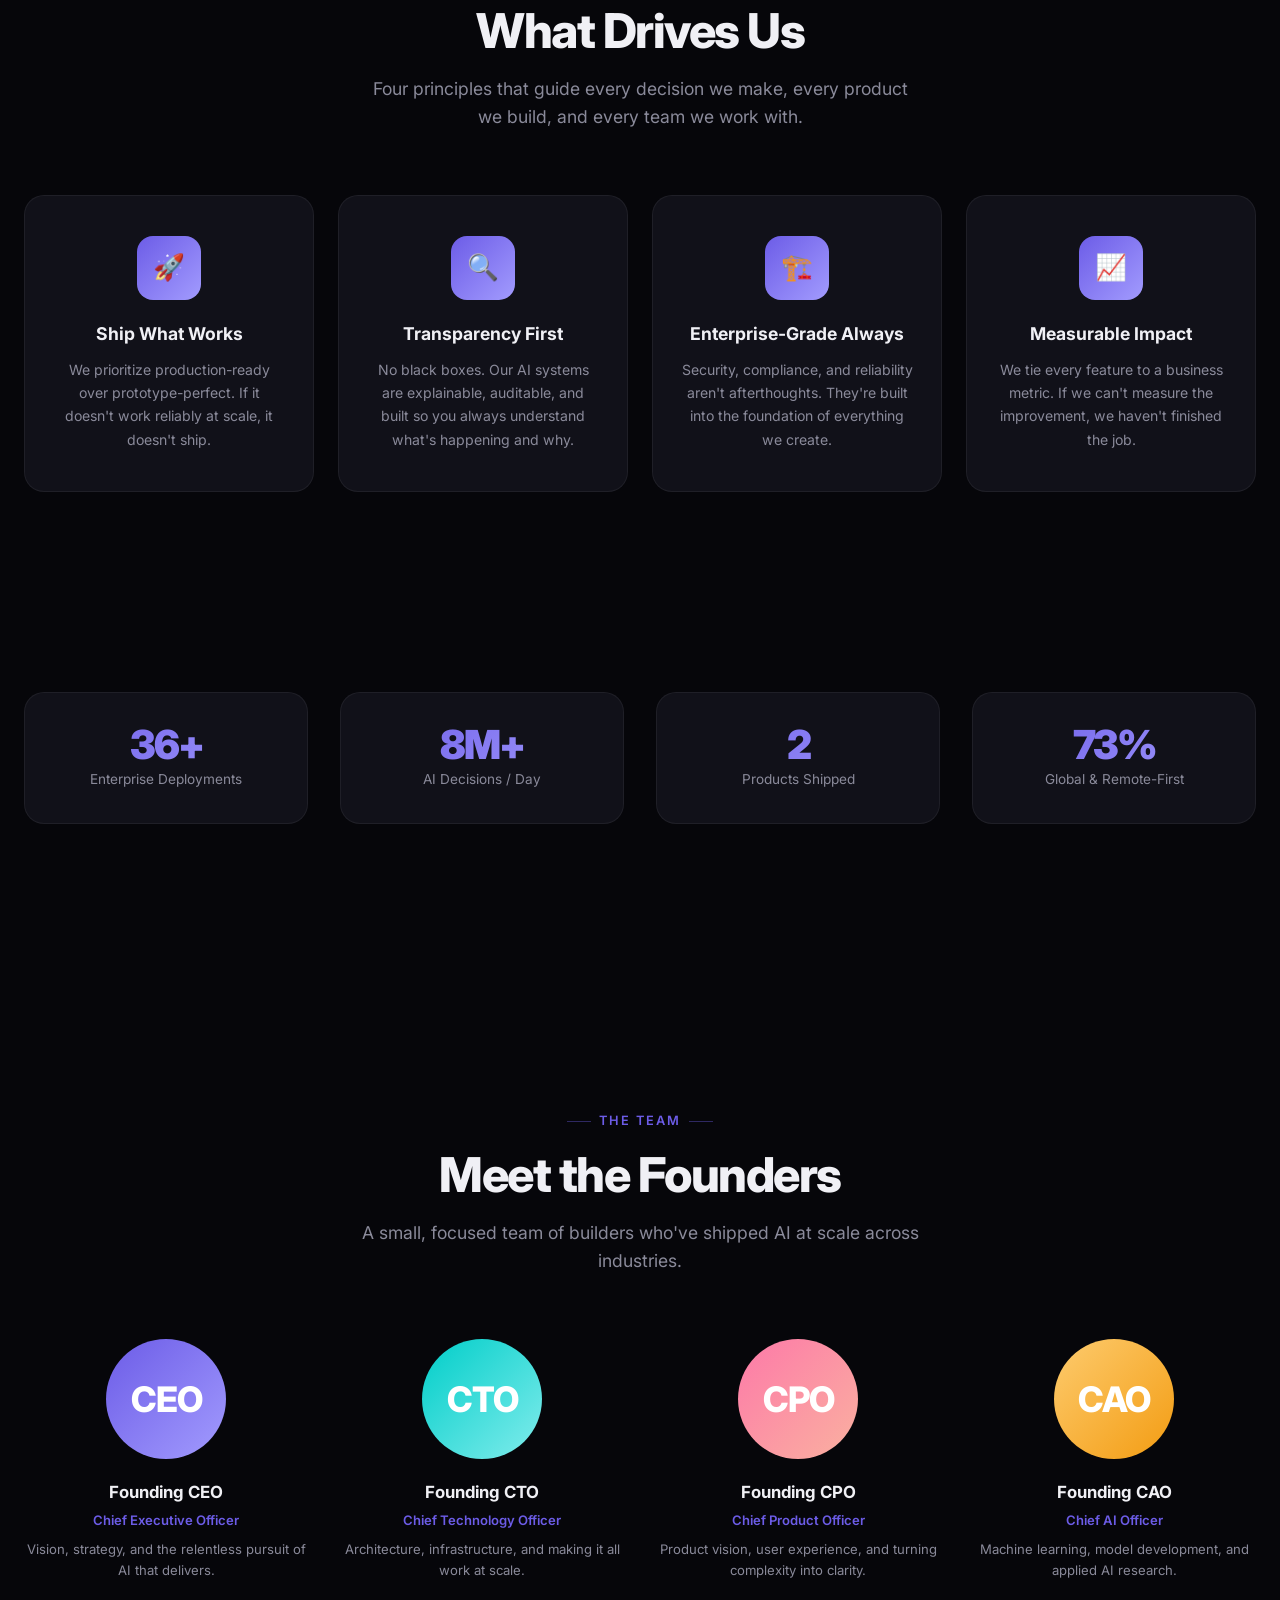
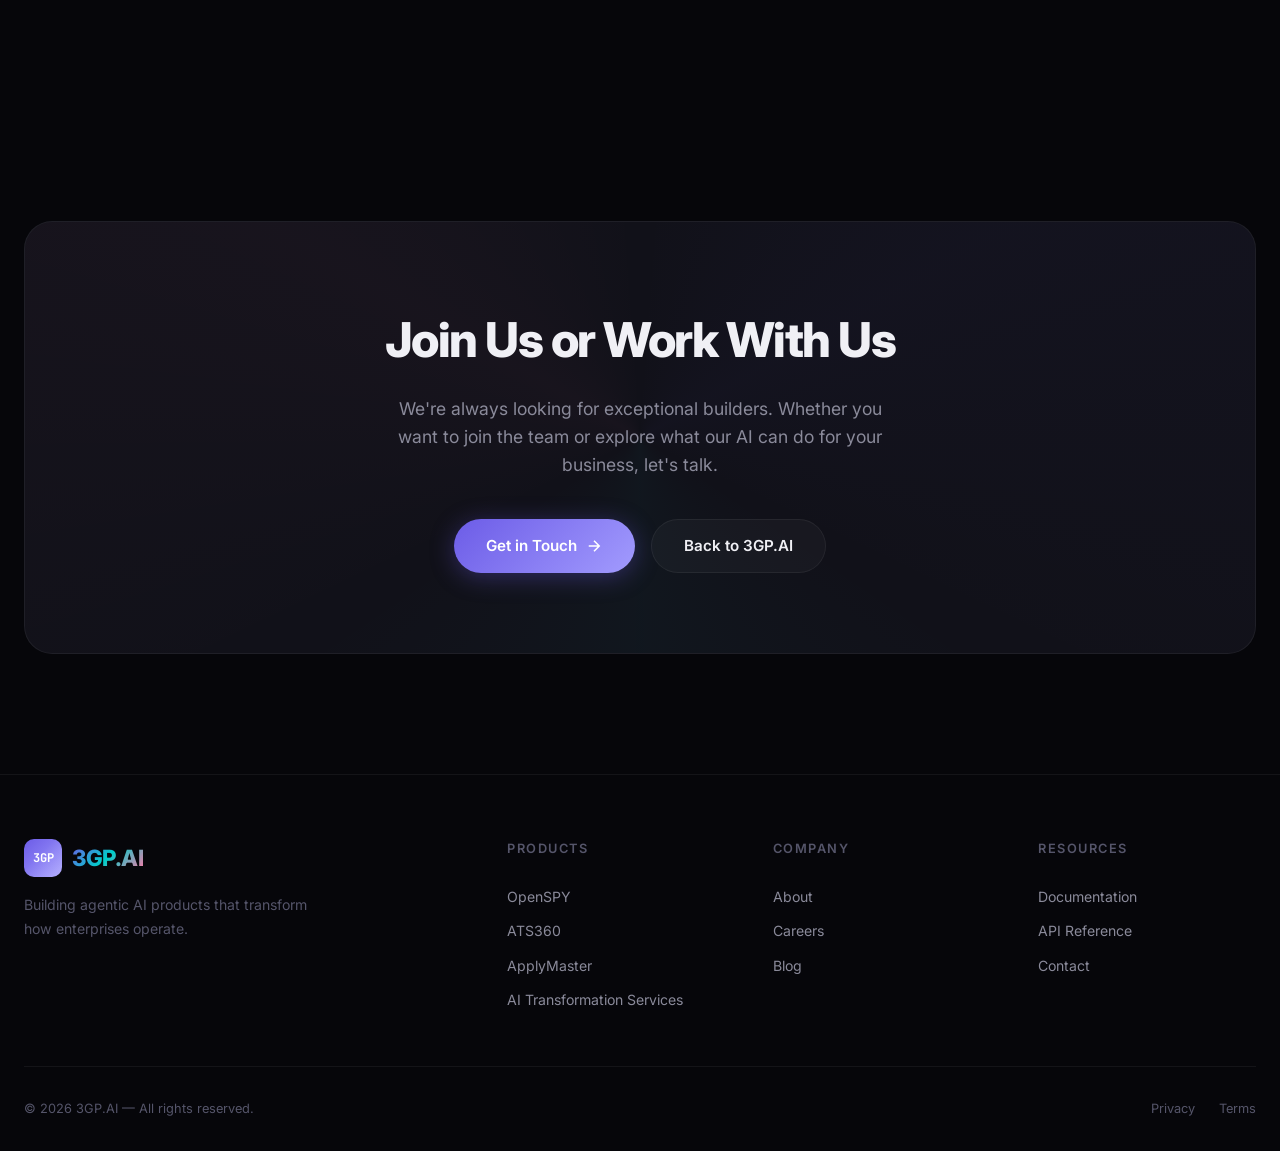
<file: about.html>
<!DOCTYPE html>
<html lang="en">
<head>
    <meta charset="UTF-8">
    <meta name="viewport" content="width=device-width, initial-scale=1.0">
    <title>About — Building AI That Actually Works | 3GP.AI</title>
    <meta name="description" content="3GP.AI is building agentic AI products that deliver real business outcomes. Learn about our mission, values, and the team behind the technology.">
    <link rel="icon" type="image/svg+xml" href="/images/favicon.svg">
    <link rel="preconnect" href="https://fonts.googleapis.com">
    <link rel="preconnect" href="https://fonts.gstatic.com" crossorigin>
    <link href="https://fonts.googleapis.com/css2?family=Inter:wght@300;400;500;600;700;800;900&family=JetBrains+Mono:wght@400;500;600&display=swap" rel="stylesheet">
    <link rel="stylesheet" href="/css/style.css">
    <style>
        /* About Page Styles */
        .about-hero { min-height: 80vh; display: flex; align-items: center; padding: 120px 0 80px; position: relative; z-index: 1; text-align: center; }
        .about-hero h1 { font-size: clamp(2.5rem, 5vw, 4rem); font-weight: 900; letter-spacing: -2px; line-height: 1.05; margin-bottom: 24px; }
        .about-hero h1 .gradient-text { background: var(--gradient-1); -webkit-background-clip: text; -webkit-text-fill-color: transparent; }
        .about-hero > .container > p { font-size: 1.2rem; color: var(--text-secondary); line-height: 1.7; max-width: 640px; margin: 0 auto; }

        /* Story Section */
        .story-section { padding: 120px 0; }
        .story-grid { display: grid; grid-template-columns: 1fr 1fr; gap: 64px; align-items: center; }
        .story-content h3 { font-size: 2rem; font-weight: 800; letter-spacing: -1px; margin-bottom: 20px; }
        .story-content p { color: var(--text-secondary); font-size: 1rem; line-height: 1.8; margin-bottom: 16px; }
        .story-visual { position: relative; }
        .story-card { padding: 40px; border-radius: var(--radius-lg); background: var(--bg-card); border: 1px solid var(--border); }
        .story-card-icon { font-size: 2.5rem; margin-bottom: 16px; }
        .story-card blockquote { font-size: 1.1rem; font-style: italic; color: var(--text-secondary); line-height: 1.7; border-left: 3px solid var(--accent-1); padding-left: 20px; margin: 0; }

        /* Values Section */
        .values-section { padding: 120px 0; }
        .values-grid { display: grid; grid-template-columns: repeat(4, 1fr); gap: 24px; }
        .value-card { padding: 40px 28px; border-radius: var(--radius-lg); background: var(--bg-card); border: 1px solid var(--border); transition: var(--transition); text-align: center; position: relative; overflow: hidden; }
        .value-card:hover { border-color: var(--border-hover); transform: translateY(-4px); box-shadow: var(--shadow-glow); }
        .value-card::before { content: ''; position: absolute; top: 0; left: 0; right: 0; height: 3px; background: var(--gradient-1); opacity: 0; transition: var(--transition); }
        .value-card:hover::before { opacity: 1; }
        .value-icon { width: 64px; height: 64px; border-radius: 16px; background: var(--gradient-1); display: flex; align-items: center; justify-content: center; margin: 0 auto 20px; font-size: 1.6rem; }
        .value-card h4 { font-size: 1.1rem; font-weight: 700; margin-bottom: 10px; }
        .value-card p { font-size: 0.88rem; color: var(--text-secondary); line-height: 1.65; }

        /* Team Section */
        .team-section { padding: 120px 0; }
        .team-grid { display: grid; grid-template-columns: repeat(4, 1fr); gap: 32px; margin-top: 64px; }
        .team-card { text-align: center; }
        .team-avatar { width: 120px; height: 120px; border-radius: 50%; margin: 0 auto 20px; display: flex; align-items: center; justify-content: center; font-size: 2.2rem; font-weight: 800; color: #fff; letter-spacing: -1px; }
        .team-avatar.a1 { background: linear-gradient(135deg, #6c5ce7, #a29bfe); }
        .team-avatar.a2 { background: linear-gradient(135deg, #00cec9, #81ecec); }
        .team-avatar.a3 { background: linear-gradient(135deg, #fd79a8, #fab1a0); }
        .team-avatar.a4 { background: linear-gradient(135deg, #fdcb6e, #f39c12); }
        .team-card h4 { font-size: 1.05rem; font-weight: 700; margin-bottom: 4px; }
        .team-card .team-role { font-size: 0.82rem; color: var(--accent-1); font-weight: 600; margin-bottom: 8px; }
        .team-card p { font-size: 0.82rem; color: var(--text-secondary); line-height: 1.6; }

        /* Stats Section */
        .stats-section { padding: 80px 0; }
        .stats-grid { display: grid; grid-template-columns: repeat(4, 1fr); gap: 32px; }
        .stat-item { text-align: center; padding: 32px 16px; border-radius: var(--radius-lg); background: var(--bg-card); border: 1px solid var(--border); }
        .stat-number { font-size: 2.5rem; font-weight: 900; letter-spacing: -2px; background: var(--gradient-1); -webkit-background-clip: text; -webkit-text-fill-color: transparent; margin-bottom: 4px; }
        .stat-label { font-size: 0.85rem; color: var(--text-secondary); }

        /* Responsive */
        @media (max-width: 1024px) { .story-grid { grid-template-columns: 1fr; } .values-grid, .team-grid { grid-template-columns: 1fr 1fr; } }
        @media (max-width: 768px) { .values-grid, .team-grid, .stats-grid { grid-template-columns: 1fr; } }
    </style>
</head>
<body>
    <div class="bg-grid"></div>
    <div class="bg-orbs"><div class="orb orb-1"></div><div class="orb orb-2"></div><div class="orb orb-3"></div></div>
    <div class="cursor-dot" id="cursorDot"></div>

    <!-- Navbar -->
    <nav class="navbar scrolled" id="navbar">
        <div class="navbar-inner">
            <a href="/" class="logo"><div class="logo-mark">3GP</div><div class="logo-text"><span>3GP.AI</span></div></a>
            <div class="nav-links" id="navLinks">
                <a href="/#products">Products</a>
                <a href="/#capabilities">Capabilities</a>
                <a href="/#transformation">Services</a>
                <a href="/#proof">Results</a>
                <a href="/#contact" class="nav-cta">Get Started</a>
            </div>
            <button class="mobile-toggle" id="mobileToggle" aria-label="Toggle menu"><span></span><span></span><span></span></button>
        </div>
    </nav>

    <!-- Hero -->
    <section class="about-hero">
        <div class="container">
            <div class="section-label">About Us</div>
            <h1>Building AI That<br><span class="gradient-text">Actually Works</span></h1>
            <p>We exist to close the gap between AI hype and AI impact. Every product we ship is built to deliver measurable business outcomes from day one.</p>
        </div>
    </section>

    <!-- Our Story -->
    <section class="story-section">
        <div class="container">
            <div class="story-grid reveal">
                <div class="story-content">
                    <div class="section-label" style="justify-content:flex-start;">Our Story</div>
                    <h3>Founded on a Simple Belief</h3>
                    <p>3GP.AI was born from a frustration shared by builders everywhere: too many AI products look great in demos but fall apart in production. We set out to change that.</p>
                    <p>Our founding team came together from enterprise engineering, infrastructure, and applied machine learning backgrounds. We had seen firsthand how organizations struggle to move from AI experiments to real, production-grade systems that drive revenue.</p>
                    <p>So we built 3GP.AI around a single principle: AI should deliver real business outcomes, not just impressive demos. Every product in our portfolio is designed to work at enterprise scale, integrate with existing workflows, and prove its value through measurable results.</p>
                </div>
                <div class="story-visual">
                    <div class="story-card">
                        <div class="story-card-icon">&#x1f3af;</div>
                        <blockquote>The best AI is the AI you forget is there &mdash; it just makes everything work better.</blockquote>
                    </div>
                </div>
            </div>
        </div>
    </section>

    <!-- Values -->
    <section class="values-section">
        <div class="container">
            <div class="section-header reveal">
                <div class="section-label">Our Values</div>
                <h2 class="section-title">What Drives Us</h2>
                <p class="section-desc">Four principles that guide every decision we make, every product we build, and every team we work with.</p>
            </div>
            <div class="values-grid">
                <div class="value-card reveal">
                    <div class="value-icon">&#x1f680;</div>
                    <h4>Ship What Works</h4>
                    <p>We prioritize production-ready over prototype-perfect. If it doesn't work reliably at scale, it doesn't ship.</p>
                </div>
                <div class="value-card reveal">
                    <div class="value-icon">&#x1f50d;</div>
                    <h4>Transparency First</h4>
                    <p>No black boxes. Our AI systems are explainable, auditable, and built so you always understand what's happening and why.</p>
                </div>
                <div class="value-card reveal">
                    <div class="value-icon">&#x1f3d7;&#xfe0f;</div>
                    <h4>Enterprise-Grade Always</h4>
                    <p>Security, compliance, and reliability aren't afterthoughts. They're built into the foundation of everything we create.</p>
                </div>
                <div class="value-card reveal">
                    <div class="value-icon">&#x1f4c8;</div>
                    <h4>Measurable Impact</h4>
                    <p>We tie every feature to a business metric. If we can't measure the improvement, we haven't finished the job.</p>
                </div>
            </div>
        </div>
    </section>

    <!-- Stats -->
    <section class="stats-section">
        <div class="container">
            <div class="stats-grid reveal">
                <div class="stat-item">
                    <div class="stat-number">50+</div>
                    <div class="stat-label">Enterprise Deployments</div>
                </div>
                <div class="stat-item">
                    <div class="stat-number">12M+</div>
                    <div class="stat-label">AI Decisions / Day</div>
                </div>
                <div class="stat-item">
                    <div class="stat-number">4</div>
                    <div class="stat-label">Products Shipped</div>
                </div>
                <div class="stat-item">
                    <div class="stat-number">100%</div>
                    <div class="stat-label">Global &amp; Remote-First</div>
                </div>
            </div>
        </div>
    </section>

    <!-- Team -->
    <section class="team-section">
        <div class="container">
            <div class="section-header reveal">
                <div class="section-label">The Team</div>
                <h2 class="section-title">Meet the Founders</h2>
                <p class="section-desc">A small, focused team of builders who've shipped AI at scale across industries.</p>
            </div>
            <div class="team-grid reveal">
                <div class="team-card">
                    <div class="team-avatar a1">CEO</div>
                    <h4>Founding CEO</h4>
                    <div class="team-role">Chief Executive Officer</div>
                    <p>Vision, strategy, and the relentless pursuit of AI that delivers.</p>
                </div>
                <div class="team-card">
                    <div class="team-avatar a2">CTO</div>
                    <h4>Founding CTO</h4>
                    <div class="team-role">Chief Technology Officer</div>
                    <p>Architecture, infrastructure, and making it all work at scale.</p>
                </div>
                <div class="team-card">
                    <div class="team-avatar a3">CPO</div>
                    <h4>Founding CPO</h4>
                    <div class="team-role">Chief Product Officer</div>
                    <p>Product vision, user experience, and turning complexity into clarity.</p>
                </div>
                <div class="team-card">
                    <div class="team-avatar a4">CAO</div>
                    <h4>Founding CAO</h4>
                    <div class="team-role">Chief AI Officer</div>
                    <p>Machine learning, model development, and applied AI research.</p>
                </div>
            </div>
        </div>
    </section>

    <!-- CTA -->
    <section class="cta" style="padding:120px 0;">
        <div class="container">
            <div class="cta-box reveal">
                <h2>Join Us or Work With Us</h2>
                <p>We're always looking for exceptional builders. Whether you want to join the team or explore what our AI can do for your business, let's talk.</p>
                <div class="hero-actions">
                    <a href="/#contact" class="btn btn-primary">Get in Touch <svg viewBox="0 0 24 24" fill="none" stroke="currentColor" stroke-width="2"><path d="M5 12h14M12 5l7 7-7 7"/></svg></a>
                    <a href="/" class="btn btn-secondary">Back to 3GP.AI</a>
                </div>
            </div>
        </div>
    </section>

    <!-- Footer -->
    <footer class="footer">
        <div class="container">
            <div class="footer-grid">
                <div class="footer-brand">
                    <a href="/" class="logo"><div class="logo-mark">3GP</div><div class="logo-text"><span>3GP.AI</span></div></a>
                    <p>Building agentic AI products that transform how enterprises operate.</p>
                </div>
                <div class="footer-col"><h5>Products</h5><a href="/openspy">OpenSPY</a><a href="/ats360">ATS360</a><a href="/applymaster">ApplyMaster</a><a href="/consultancy">AI Transformation Services</a></div>
                <div class="footer-col"><h5>Company</h5><a href="/about">About</a><a href="#">Careers</a><a href="#">Blog</a></div>
                <div class="footer-col"><h5>Resources</h5><a href="#">Documentation</a><a href="#">API Reference</a><a href="/#contact">Contact</a></div>
            </div>
            <div class="footer-bottom"><span>&copy; 2026 3GP.AI — All rights reserved.</span><div class="footer-bottom-links"><a href="/privacy">Privacy</a><a href="/terms">Terms</a></div></div>
        </div>
    </footer>

    <script src="/js/main.js"></script>
</body>
</html>
</file>
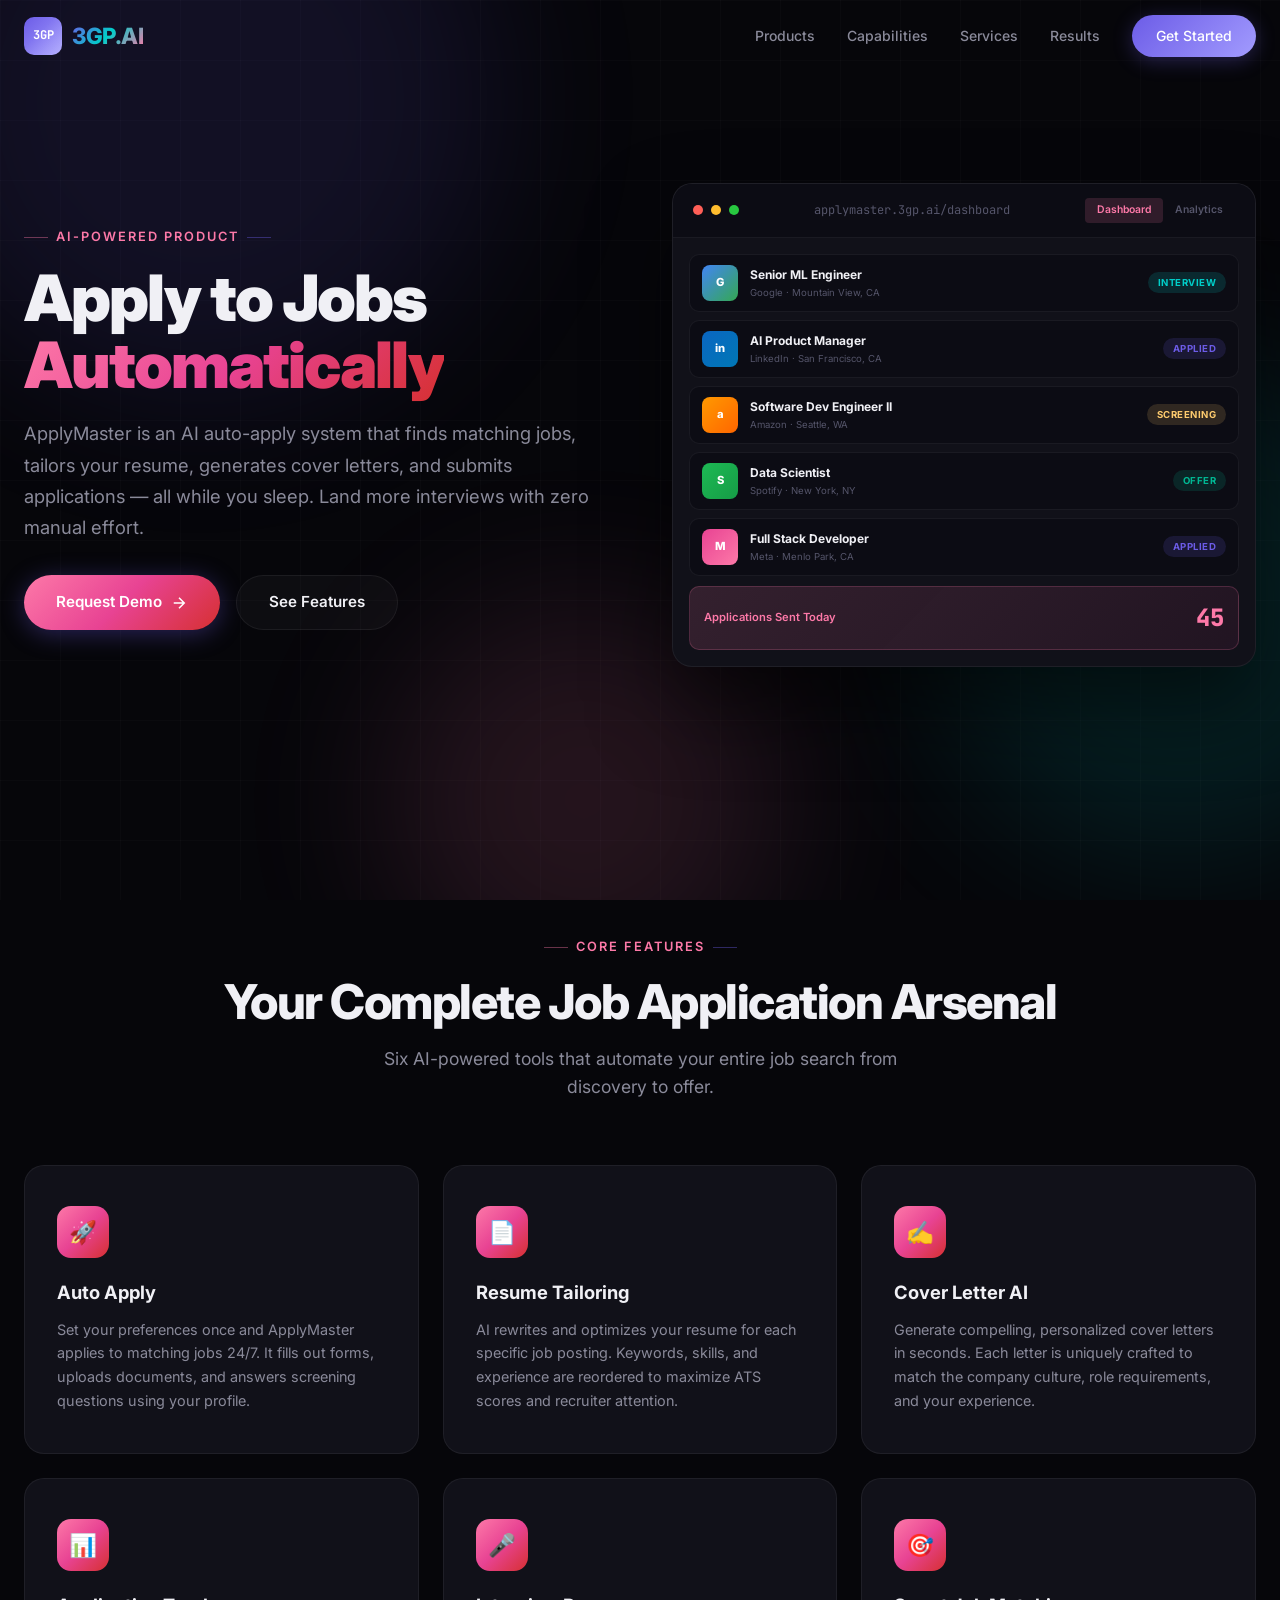
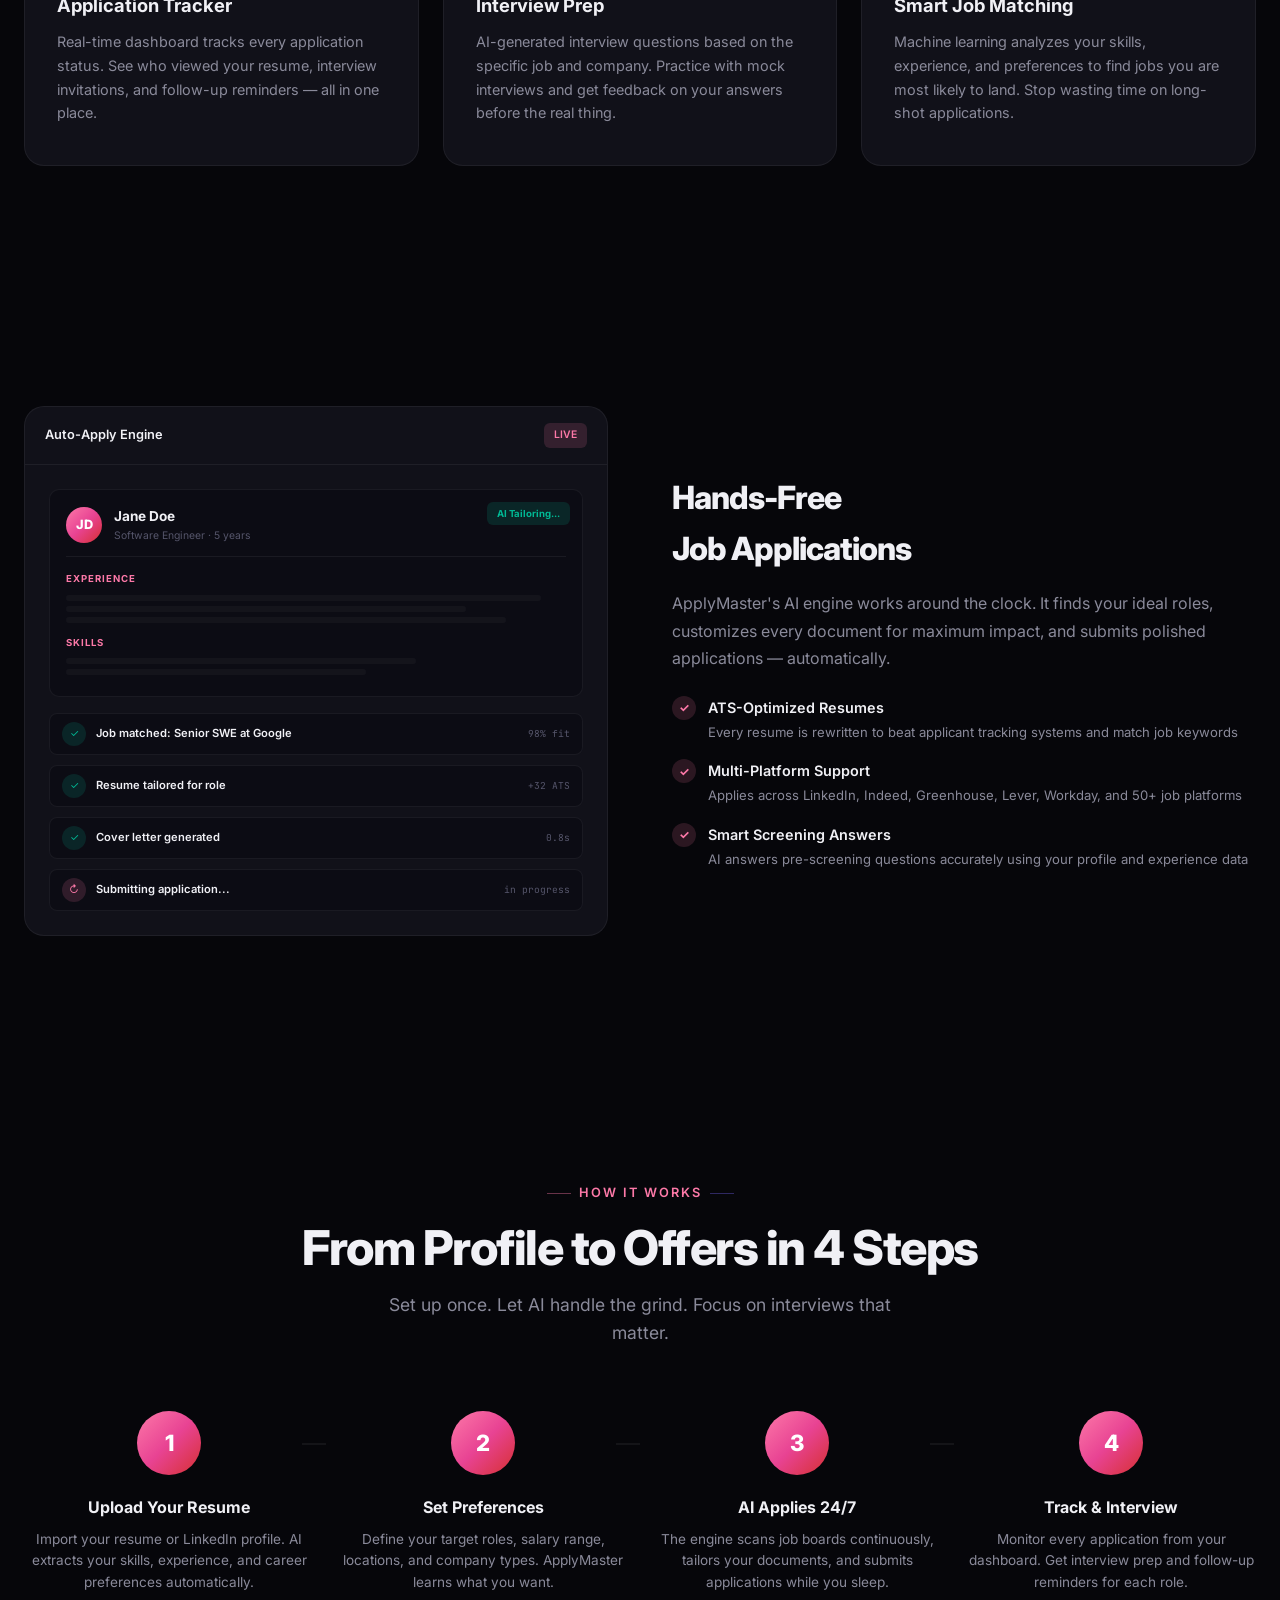
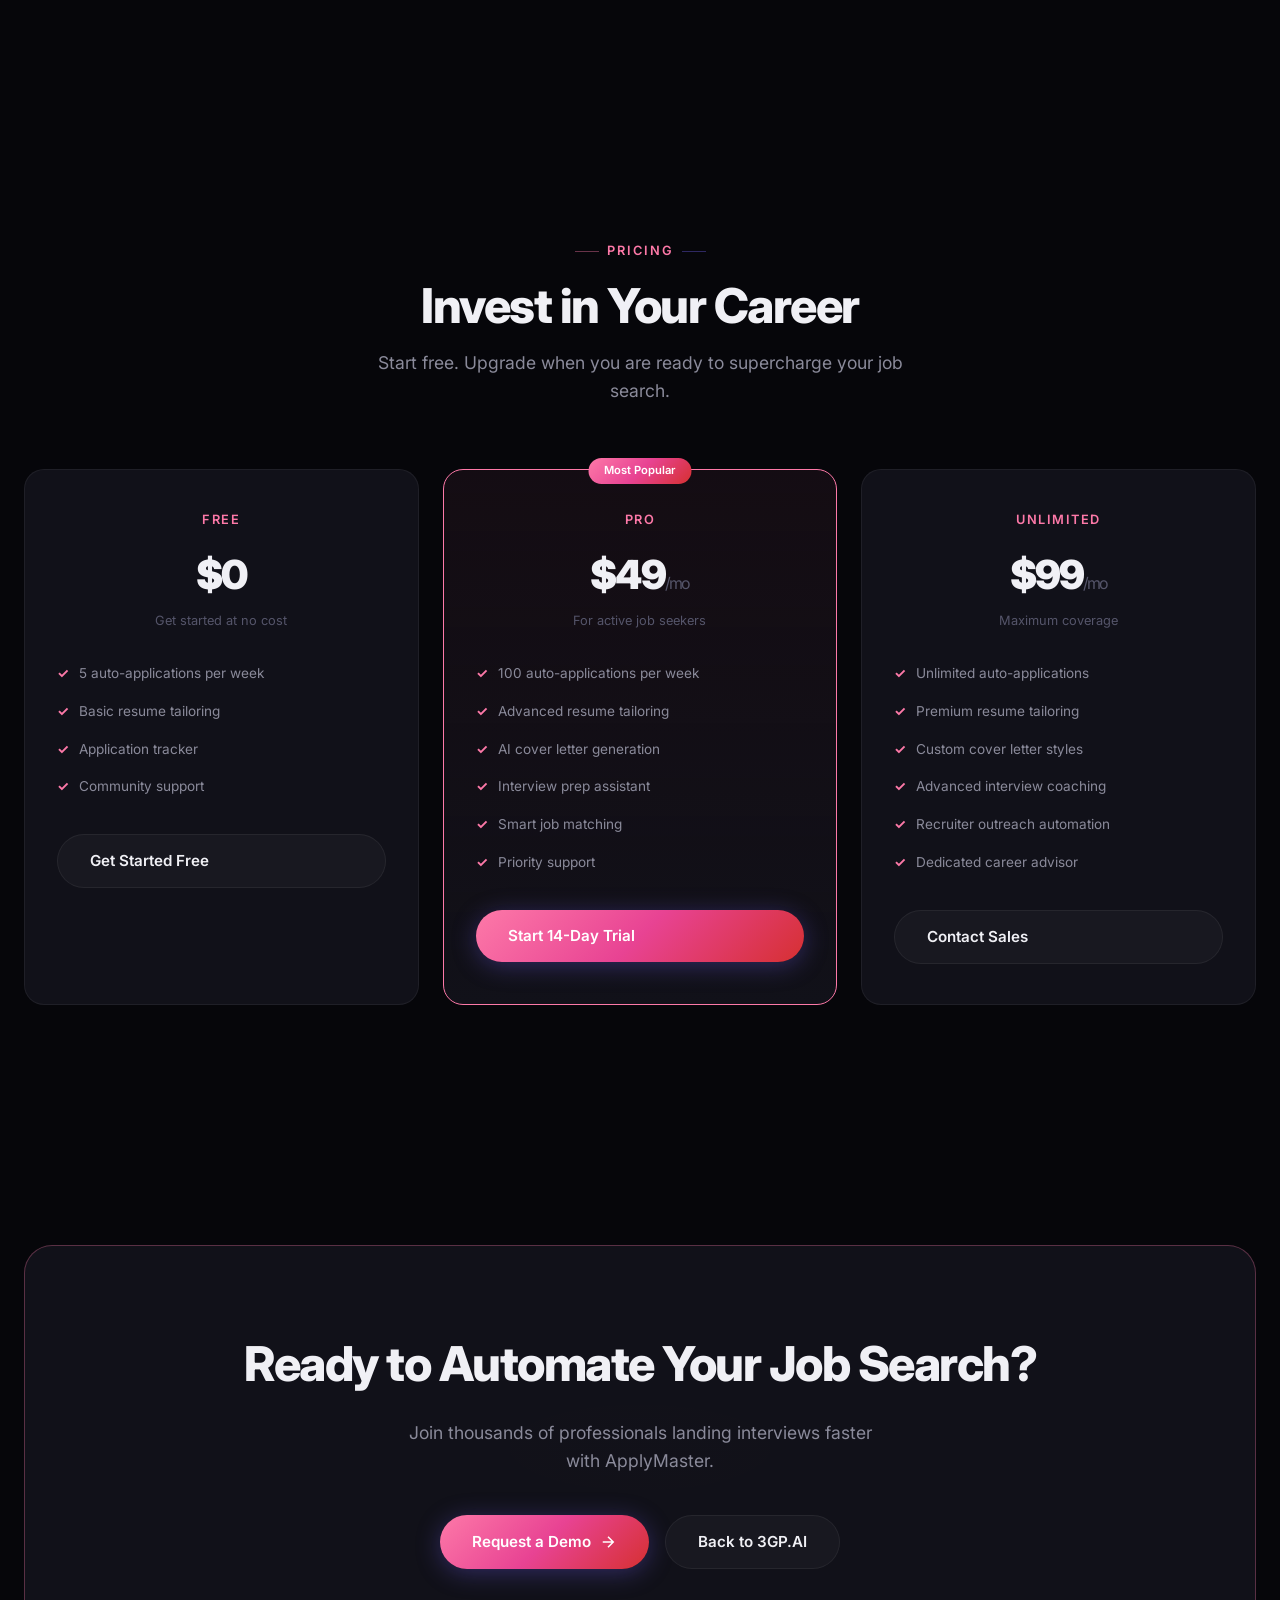
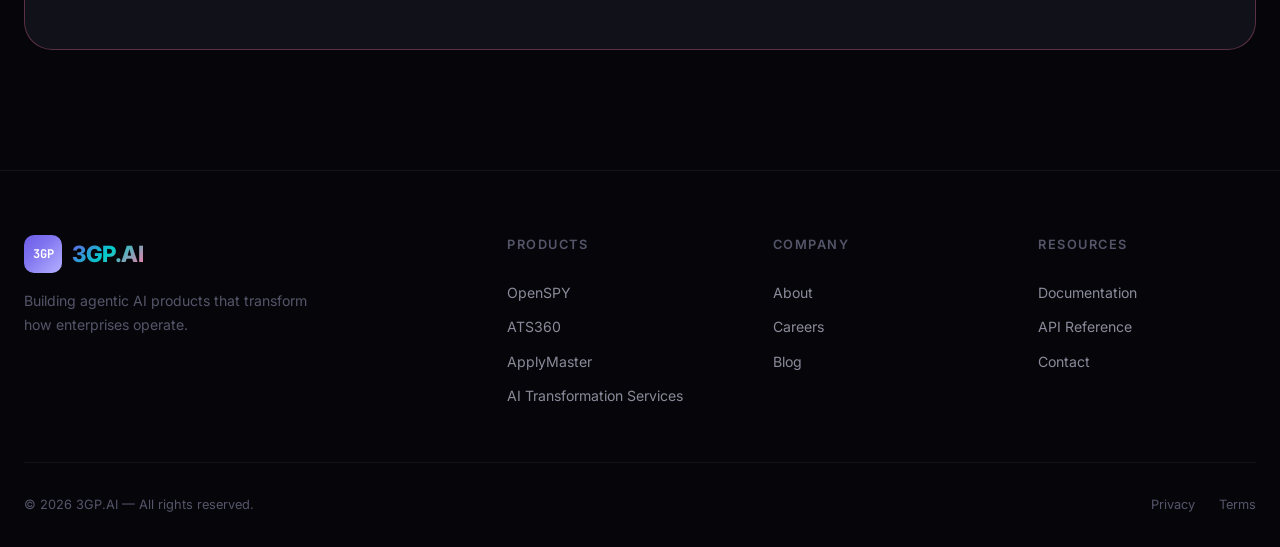
<file: applymaster.html>
<!DOCTYPE html>
<html lang="en">
<head>
    <meta charset="UTF-8">
    <meta name="viewport" content="width=device-width, initial-scale=1.0">
    <title>ApplyMaster — AI Auto Job Application System | 3GP.AI</title>
    <meta name="description" content="ApplyMaster is an AI-powered auto job application system. Automatically apply to jobs, tailor resumes, generate cover letters, and track every application.">
    <link rel="icon" type="image/svg+xml" href="/images/favicon.svg">
    <link rel="preconnect" href="https://fonts.googleapis.com">
    <link rel="preconnect" href="https://fonts.gstatic.com" crossorigin>
    <link href="https://fonts.googleapis.com/css2?family=Inter:wght@300;400;500;600;700;800;900&family=JetBrains+Mono:wght@400;500;600&display=swap" rel="stylesheet">
    <link rel="stylesheet" href="/css/style.css">
    <style>
        /* Product Page Specific Styles — Pink Theme */
        :root {
            --am-pink: #fd79a8;
            --am-pink-dim: rgba(253,121,168,0.15);
            --am-pink-glow: rgba(253,121,168,0.25);
            --am-gradient: linear-gradient(135deg, #fd79a8, #e84393, #d63031);
            --am-gradient-soft: linear-gradient(135deg, rgba(253,121,168,0.15), rgba(232,67,147,0.08));
        }

        .product-hero { min-height: 90vh; display: flex; align-items: center; padding: 120px 0 80px; position: relative; z-index: 1; }
        .product-hero-grid { display: grid; grid-template-columns: 1fr 1fr; gap: 64px; align-items: center; }
        .product-hero-content .section-label { justify-content: flex-start; }
        .product-hero-content h1 { font-size: clamp(2.5rem, 5vw, 4rem); font-weight: 900; letter-spacing: -2px; line-height: 1.05; margin-bottom: 20px; }
        .product-hero-content h1 .gradient-text { background: var(--am-gradient); -webkit-background-clip: text; -webkit-text-fill-color: transparent; background-clip: text; }
        .product-hero-content > p { font-size: 1.15rem; color: var(--text-secondary); line-height: 1.7; margin-bottom: 32px; }
        .product-hero-visual { position: relative; }

        /* Override accent colors for pink theme */
        .section-label { color: var(--am-pink) !important; }
        .section-label::before { background: var(--am-pink) !important; }
        .btn-primary { background: var(--am-gradient) !important; }
        .btn-primary:hover { box-shadow: 0 8px 32px rgba(253,121,168,0.4) !important; }

        /* Demo Window */
        .demo-window { background: var(--bg-card); border: 1px solid var(--border); border-radius: var(--radius-lg); overflow: hidden; box-shadow: 0 40px 80px rgba(0,0,0,0.5); }
        .demo-topbar { display: flex; align-items: center; gap: 8px; padding: 14px 20px; border-bottom: 1px solid var(--border); background: var(--bg-secondary); }
        .demo-topbar .mockup-dot { width: 10px; height: 10px; border-radius: 50%; }
        .demo-topbar .mockup-dot:nth-child(1) { background: #ff5f57; }
        .demo-topbar .mockup-dot:nth-child(2) { background: #ffbd2e; }
        .demo-topbar .mockup-dot:nth-child(3) { background: #28c840; }
        .demo-url { flex: 1; text-align: center; font-size: 0.75rem; color: var(--text-muted); font-family: var(--font-mono); }
        .demo-tabs { display: flex; gap: 0; margin-left: auto; }
        .demo-tab { padding: 4px 12px; font-size: 0.65rem; font-weight: 600; border-radius: 4px; color: var(--text-muted); }
        .demo-tab.active { background: var(--am-pink-dim); color: var(--am-pink); }
        .demo-body { padding: 16px; min-height: 350px; position: relative; }

        /* Job Dashboard Mockup */
        .job-list { display: flex; flex-direction: column; gap: 8px; }
        .job-row { display: flex; align-items: center; gap: 12px; padding: 10px 12px; border-radius: 10px; background: var(--bg-secondary); border: 1px solid var(--border); transition: all 0.3s; animation: jobSlideIn 0.6s ease-out both; }
        .job-row:nth-child(1) { animation-delay: 0.1s; }
        .job-row:nth-child(2) { animation-delay: 0.3s; }
        .job-row:nth-child(3) { animation-delay: 0.5s; }
        .job-row:nth-child(4) { animation-delay: 0.7s; }
        .job-row:nth-child(5) { animation-delay: 0.9s; }
        .job-row:hover { border-color: var(--am-pink); transform: translateX(4px); }
        @keyframes jobSlideIn { from { opacity: 0; transform: translateX(-20px); } to { opacity: 1; transform: translateX(0); } }

        .job-logo { width: 36px; height: 36px; border-radius: 8px; display: flex; align-items: center; justify-content: center; font-weight: 800; font-size: 0.7rem; color: #fff; flex-shrink: 0; }
        .job-info { flex: 1; min-width: 0; }
        .job-title { font-size: 0.75rem; font-weight: 700; white-space: nowrap; overflow: hidden; text-overflow: ellipsis; }
        .job-company { font-size: 0.6rem; color: var(--text-muted); margin-top: 1px; }
        .job-status { padding: 3px 10px; border-radius: 50px; font-size: 0.6rem; font-weight: 700; white-space: nowrap; letter-spacing: 0.5px; text-transform: uppercase; }
        .status-applied { background: rgba(108,92,231,0.15); color: #6c5ce7; }
        .status-interview { background: rgba(0,206,201,0.15); color: #00cec9; }
        .status-screening { background: rgba(253,203,110,0.15); color: #fdcb6e; }
        .status-offer { background: rgba(0,184,148,0.15); color: #00b894; }

        /* Application Counter */
        .app-counter { display: flex; align-items: center; justify-content: space-between; padding: 12px 14px; border-radius: 10px; background: var(--am-gradient-soft); border: 1px solid rgba(253,121,168,0.2); margin-top: 10px; }
        .app-counter-label { font-size: 0.7rem; font-weight: 600; color: var(--am-pink); }
        .app-counter-value { font-size: 1.5rem; font-weight: 900; font-family: var(--font-mono); color: var(--am-pink); }
        .counter-tick { animation: counterPulse 0.3s ease-out; }
        @keyframes counterPulse { 0% { transform: scale(1.3); } 100% { transform: scale(1); } }

        /* Features Section */
        .features-section { padding: 120px 0; }
        .features-grid { display: grid; grid-template-columns: repeat(3, 1fr); gap: 24px; }
        .feature-card { padding: 40px 32px; border-radius: var(--radius-lg); background: var(--bg-card); border: 1px solid var(--border); transition: var(--transition); position: relative; overflow: hidden; }
        .feature-card:hover { border-color: rgba(253,121,168,0.4); transform: translateY(-4px); box-shadow: 0 20px 60px rgba(253,121,168,0.12); }
        .feature-card::before { content: ''; position: absolute; top: 0; left: 0; right: 0; height: 3px; background: var(--am-gradient); opacity: 0; transition: var(--transition); }
        .feature-card:hover::before { opacity: 1; }
        .feature-icon { width: 52px; height: 52px; border-radius: 14px; background: var(--am-gradient); display: flex; align-items: center; justify-content: center; margin-bottom: 20px; font-size: 1.4rem; }
        .feature-card h3 { font-size: 1.15rem; font-weight: 700; margin-bottom: 10px; }
        .feature-card p { font-size: 0.9rem; color: var(--text-secondary); line-height: 1.65; }

        /* Showcase / Auto-Apply Process */
        .showcase-section { padding: 120px 0; }
        .showcase-grid { display: grid; grid-template-columns: 1fr 1fr; gap: 64px; align-items: center; }
        .showcase-demo { border-radius: var(--radius-lg); overflow: hidden; border: 1px solid var(--border); background: var(--bg-card); }
        .showcase-demo-header { padding: 16px 20px; border-bottom: 1px solid var(--border); display: flex; align-items: center; justify-content: space-between; }
        .showcase-demo-body { padding: 24px; min-height: 320px; position: relative; overflow: hidden; }

        /* Resume Tailoring Animation */
        .resume-mock { background: var(--bg-secondary); border-radius: 10px; border: 1px solid var(--border); padding: 16px; position: relative; }
        .resume-header { display: flex; align-items: center; gap: 12px; margin-bottom: 14px; padding-bottom: 12px; border-bottom: 1px solid var(--border); }
        .resume-avatar { width: 36px; height: 36px; border-radius: 50%; background: var(--am-gradient); display: flex; align-items: center; justify-content: center; font-weight: 800; font-size: 0.8rem; color: #fff; }
        .resume-name { font-size: 0.85rem; font-weight: 700; }
        .resume-role { font-size: 0.65rem; color: var(--text-muted); }
        .resume-section-title { font-size: 0.6rem; font-weight: 700; text-transform: uppercase; letter-spacing: 1px; color: var(--am-pink); margin-bottom: 8px; margin-top: 12px; }
        .resume-line { height: 6px; border-radius: 3px; background: var(--bg-glass); margin-bottom: 5px; position: relative; overflow: hidden; }
        .resume-line::after { content: ''; position: absolute; inset: 0; border-radius: 3px; background: var(--am-gradient); transform: scaleX(0); transform-origin: left; animation: tailorFill 3s ease-in-out infinite; }
        .resume-line:nth-child(2)::after { animation-delay: 0.3s; }
        .resume-line:nth-child(3)::after { animation-delay: 0.6s; }
        .resume-line:nth-child(4)::after { animation-delay: 0.9s; }
        @keyframes tailorFill { 0%, 100% { transform: scaleX(0); } 30%, 70% { transform: scaleX(1); } }

        .tailor-badge { position: absolute; top: 12px; right: 12px; padding: 4px 10px; border-radius: 6px; background: rgba(0,184,148,0.15); color: #00b894; font-size: 0.6rem; font-weight: 700; animation: badgePulse 2s ease-in-out infinite; }
        @keyframes badgePulse { 0%, 100% { opacity: 0.6; } 50% { opacity: 1; } }

        /* Animated auto-apply steps */
        .auto-steps { display: flex; flex-direction: column; gap: 10px; margin-top: 16px; }
        .auto-step { display: flex; align-items: center; gap: 10px; padding: 8px 12px; border-radius: 8px; background: var(--bg-secondary); border: 1px solid var(--border); font-size: 0.7rem; opacity: 0; animation: stepAppear 0.5s ease-out forwards; }
        .auto-step:nth-child(1) { animation-delay: 0.5s; }
        .auto-step:nth-child(2) { animation-delay: 1.5s; }
        .auto-step:nth-child(3) { animation-delay: 2.5s; }
        .auto-step:nth-child(4) { animation-delay: 3.5s; }
        @keyframes stepAppear { from { opacity: 0; transform: translateY(8px); } to { opacity: 1; transform: translateY(0); } }
        .auto-step-icon { width: 24px; height: 24px; border-radius: 50%; display: flex; align-items: center; justify-content: center; font-size: 0.65rem; flex-shrink: 0; }
        .step-done { background: rgba(0,184,148,0.15); color: #00b894; }
        .step-active { background: var(--am-pink-dim); color: var(--am-pink); animation: spin 1.5s linear infinite; }
        @keyframes spin { to { transform: rotate(360deg); } }
        .auto-step-text { font-weight: 600; }
        .auto-step-detail { font-size: 0.6rem; color: var(--text-muted); margin-left: auto; font-family: var(--font-mono); }

        .showcase-content h3 { font-size: 2rem; font-weight: 800; letter-spacing: -1px; margin-bottom: 16px; }
        .showcase-content p { color: var(--text-secondary); font-size: 1rem; line-height: 1.7; margin-bottom: 24px; }
        .showcase-features { display: flex; flex-direction: column; gap: 16px; }
        .showcase-feature { display: flex; gap: 12px; align-items: start; }
        .showcase-feature-check { width: 24px; height: 24px; border-radius: 50%; background: var(--am-pink-dim); display: flex; align-items: center; justify-content: center; flex-shrink: 0; color: var(--am-pink); font-size: 0.75rem; font-weight: 700; }
        .showcase-feature-text h5 { font-size: 0.9rem; font-weight: 600; margin-bottom: 2px; }
        .showcase-feature-text p { font-size: 0.82rem; color: var(--text-secondary); margin: 0; }

        /* How It Works */
        .how-section { padding: 120px 0; }
        .how-steps { display: grid; grid-template-columns: repeat(4, 1fr); gap: 24px; margin-top: 64px; }
        .how-step { text-align: center; position: relative; }
        .how-step::after { content: ''; position: absolute; top: 32px; right: -12px; width: 24px; height: 2px; background: var(--border); }
        .how-step:last-child::after { display: none; }
        .how-step-num { width: 64px; height: 64px; border-radius: 50%; background: var(--am-gradient); display: flex; align-items: center; justify-content: center; font-size: 1.4rem; font-weight: 800; margin: 0 auto 20px; color: #fff; }
        .how-step h4 { font-size: 1rem; font-weight: 700; margin-bottom: 8px; }
        .how-step p { font-size: 0.85rem; color: var(--text-secondary); line-height: 1.6; }

        /* Pricing */
        .pricing-section { padding: 120px 0; }
        .pricing-grid { display: grid; grid-template-columns: repeat(3, 1fr); gap: 24px; }
        .pricing-card { padding: 40px 32px; border-radius: var(--radius-lg); background: var(--bg-card); border: 1px solid var(--border); transition: var(--transition); text-align: center; }
        .pricing-card:hover { border-color: rgba(253,121,168,0.3); }
        .pricing-card.featured { border-color: var(--am-pink); background: linear-gradient(180deg, rgba(253,121,168,0.06), var(--bg-card)); position: relative; }
        .pricing-card.featured::before { content: 'Most Popular'; position: absolute; top: -12px; left: 50%; transform: translateX(-50%); background: var(--am-gradient); color: #fff; font-size: 0.7rem; font-weight: 600; padding: 4px 16px; border-radius: 50px; }
        .pricing-tier { font-size: 0.8rem; font-weight: 600; text-transform: uppercase; letter-spacing: 1.5px; color: var(--am-pink); margin-bottom: 12px; }
        .pricing-price { font-size: 2.5rem; font-weight: 900; letter-spacing: -2px; margin-bottom: 4px; }
        .pricing-period { font-size: 0.8rem; color: var(--text-muted); margin-bottom: 24px; }
        .pricing-features { text-align: left; margin-bottom: 28px; }
        .pricing-feature { display: flex; align-items: center; gap: 10px; padding: 8px 0; font-size: 0.85rem; color: var(--text-secondary); }
        .pricing-feature::before { content: '\2713'; color: var(--am-pink); font-weight: 700; }
        .pricing-btn { width: 100%; }

        /* CTA override */
        .cta-box { border-color: rgba(253,121,168,0.3) !important; }
        .cta-box::before { background: radial-gradient(ellipse at center, rgba(253,121,168,0.08), transparent 70%) !important; }

        /* Responsive */
        @media (max-width: 1024px) { .product-hero-grid, .showcase-grid { grid-template-columns: 1fr; } .features-grid { grid-template-columns: 1fr 1fr; } .how-steps { grid-template-columns: 1fr 1fr; } .how-step::after { display: none; } }
        @media (max-width: 768px) { .features-grid, .pricing-grid { grid-template-columns: 1fr; } .how-steps { grid-template-columns: 1fr; } }
    </style>
</head>
<body>
    <div class="bg-grid"></div>
    <div class="bg-orbs"><div class="orb orb-1"></div><div class="orb orb-2"></div><div class="orb orb-3"></div></div>
    <div class="cursor-dot" id="cursorDot"></div>

    <!-- Navbar -->
    <nav class="navbar scrolled" id="navbar">
        <div class="navbar-inner">
            <a href="/" class="logo"><div class="logo-mark">3GP</div><div class="logo-text"><span>3GP.AI</span></div></a>
            <div class="nav-links" id="navLinks">
                <a href="/#products">Products</a>
                <a href="/#capabilities">Capabilities</a>
                <a href="/#transformation">Services</a>
                <a href="/#proof">Results</a>
                <a href="/#contact" class="nav-cta">Get Started</a>
            </div>
            <button class="mobile-toggle" id="mobileToggle" aria-label="Toggle menu"><span></span><span></span><span></span></button>
        </div>
    </nav>

    <!-- Product Hero -->
    <section class="product-hero">
        <div class="container">
            <div class="product-hero-grid">
                <div class="product-hero-content">
                    <div class="section-label" style="justify-content:flex-start;">AI-Powered Product</div>
                    <h1>Apply to Jobs<br><span class="gradient-text">Automatically</span></h1>
                    <p>ApplyMaster is an AI auto-apply system that finds matching jobs, tailors your resume, generates cover letters, and submits applications — all while you sleep. Land more interviews with zero manual effort.</p>
                    <div class="hero-actions" style="justify-content:flex-start;">
                        <a href="/#contact" class="btn btn-primary">Request Demo <svg viewBox="0 0 24 24" fill="none" stroke="currentColor" stroke-width="2"><path d="M5 12h14M12 5l7 7-7 7"/></svg></a>
                        <a href="#features" class="btn btn-secondary">See Features</a>
                    </div>
                </div>
                <div class="product-hero-visual">
                    <div class="demo-window">
                        <div class="demo-topbar">
                            <span class="mockup-dot"></span><span class="mockup-dot"></span><span class="mockup-dot"></span>
                            <span class="demo-url">applymaster.3gp.ai/dashboard</span>
                            <div class="demo-tabs">
                                <span class="demo-tab active">Dashboard</span>
                                <span class="demo-tab">Analytics</span>
                            </div>
                        </div>
                        <div class="demo-body">
                            <div class="job-list">
                                <div class="job-row">
                                    <div class="job-logo" style="background: linear-gradient(135deg,#4285f4,#34a853);">G</div>
                                    <div class="job-info">
                                        <div class="job-title">Senior ML Engineer</div>
                                        <div class="job-company">Google &middot; Mountain View, CA</div>
                                    </div>
                                    <span class="job-status status-interview">Interview</span>
                                </div>
                                <div class="job-row">
                                    <div class="job-logo" style="background: linear-gradient(135deg,#0a66c2,#0077b5);">in</div>
                                    <div class="job-info">
                                        <div class="job-title">AI Product Manager</div>
                                        <div class="job-company">LinkedIn &middot; San Francisco, CA</div>
                                    </div>
                                    <span class="job-status status-applied">Applied</span>
                                </div>
                                <div class="job-row">
                                    <div class="job-logo" style="background: linear-gradient(135deg,#ff9900,#ff6600);">a</div>
                                    <div class="job-info">
                                        <div class="job-title">Software Dev Engineer II</div>
                                        <div class="job-company">Amazon &middot; Seattle, WA</div>
                                    </div>
                                    <span class="job-status status-screening">Screening</span>
                                </div>
                                <div class="job-row">
                                    <div class="job-logo" style="background: linear-gradient(135deg,#1db954,#169c46);">S</div>
                                    <div class="job-info">
                                        <div class="job-title">Data Scientist</div>
                                        <div class="job-company">Spotify &middot; New York, NY</div>
                                    </div>
                                    <span class="job-status status-offer">Offer</span>
                                </div>
                                <div class="job-row">
                                    <div class="job-logo" style="background: linear-gradient(135deg,#e84393,#fd79a8);">M</div>
                                    <div class="job-info">
                                        <div class="job-title">Full Stack Developer</div>
                                        <div class="job-company">Meta &middot; Menlo Park, CA</div>
                                    </div>
                                    <span class="job-status status-applied">Applied</span>
                                </div>
                            </div>
                            <div class="app-counter">
                                <span class="app-counter-label">Applications Sent Today</span>
                                <span class="app-counter-value" id="appCounter">0</span>
                            </div>
                        </div>
                    </div>
                </div>
            </div>
        </div>
    </section>

    <!-- Features -->
    <section class="features-section" id="features">
        <div class="container">
            <div class="section-header reveal">
                <div class="section-label">Core Features</div>
                <h2 class="section-title">Your Complete Job Application Arsenal</h2>
                <p class="section-desc">Six AI-powered tools that automate your entire job search from discovery to offer.</p>
            </div>
            <div class="features-grid">
                <div class="feature-card reveal">
                    <div class="feature-icon">&#x1F680;</div>
                    <h3>Auto Apply</h3>
                    <p>Set your preferences once and ApplyMaster applies to matching jobs 24/7. It fills out forms, uploads documents, and answers screening questions using your profile.</p>
                </div>
                <div class="feature-card reveal">
                    <div class="feature-icon">&#x1F4C4;</div>
                    <h3>Resume Tailoring</h3>
                    <p>AI rewrites and optimizes your resume for each specific job posting. Keywords, skills, and experience are reordered to maximize ATS scores and recruiter attention.</p>
                </div>
                <div class="feature-card reveal">
                    <div class="feature-icon">&#x270D;&#xFE0F;</div>
                    <h3>Cover Letter AI</h3>
                    <p>Generate compelling, personalized cover letters in seconds. Each letter is uniquely crafted to match the company culture, role requirements, and your experience.</p>
                </div>
                <div class="feature-card reveal">
                    <div class="feature-icon">&#x1F4CA;</div>
                    <h3>Application Tracker</h3>
                    <p>Real-time dashboard tracks every application status. See who viewed your resume, interview invitations, and follow-up reminders — all in one place.</p>
                </div>
                <div class="feature-card reveal">
                    <div class="feature-icon">&#x1F3A4;</div>
                    <h3>Interview Prep</h3>
                    <p>AI-generated interview questions based on the specific job and company. Practice with mock interviews and get feedback on your answers before the real thing.</p>
                </div>
                <div class="feature-card reveal">
                    <div class="feature-icon">&#x1F3AF;</div>
                    <h3>Smart Job Matching</h3>
                    <p>Machine learning analyzes your skills, experience, and preferences to find jobs you are most likely to land. Stop wasting time on long-shot applications.</p>
                </div>
            </div>
        </div>
    </section>

    <!-- Showcase: Auto-Apply Process -->
    <section class="showcase-section">
        <div class="container">
            <div class="showcase-grid reveal">
                <div class="showcase-demo">
                    <div class="showcase-demo-header">
                        <span style="font-size:0.8rem;font-weight:600;">Auto-Apply Engine</span>
                        <span style="font-size:0.65rem;font-weight:600;color:var(--am-pink);padding:4px 10px;border-radius:6px;background:var(--am-pink-dim);">LIVE</span>
                    </div>
                    <div class="showcase-demo-body">
                        <div class="resume-mock">
                            <span class="tailor-badge">AI Tailoring...</span>
                            <div class="resume-header">
                                <div class="resume-avatar">JD</div>
                                <div>
                                    <div class="resume-name">Jane Doe</div>
                                    <div class="resume-role">Software Engineer &middot; 5 years</div>
                                </div>
                            </div>
                            <div class="resume-section-title">Experience</div>
                            <div class="resume-line" style="width:95%;"></div>
                            <div class="resume-line" style="width:80%;"></div>
                            <div class="resume-line" style="width:88%;"></div>
                            <div class="resume-section-title">Skills</div>
                            <div class="resume-line" style="width:70%;"></div>
                            <div class="resume-line" style="width:60%;"></div>
                        </div>
                        <div class="auto-steps" id="autoSteps">
                            <div class="auto-step">
                                <span class="auto-step-icon step-done">&#x2713;</span>
                                <span class="auto-step-text">Job matched: Senior SWE at Google</span>
                                <span class="auto-step-detail">98% fit</span>
                            </div>
                            <div class="auto-step">
                                <span class="auto-step-icon step-done">&#x2713;</span>
                                <span class="auto-step-text">Resume tailored for role</span>
                                <span class="auto-step-detail">+32 ATS</span>
                            </div>
                            <div class="auto-step">
                                <span class="auto-step-icon step-done">&#x2713;</span>
                                <span class="auto-step-text">Cover letter generated</span>
                                <span class="auto-step-detail">0.8s</span>
                            </div>
                            <div class="auto-step">
                                <span class="auto-step-icon step-active">&#x21BB;</span>
                                <span class="auto-step-text">Submitting application...</span>
                                <span class="auto-step-detail">in progress</span>
                            </div>
                        </div>
                    </div>
                </div>
                <div class="showcase-content">
                    <h3>Hands-Free<br>Job Applications</h3>
                    <p>ApplyMaster's AI engine works around the clock. It finds your ideal roles, customizes every document for maximum impact, and submits polished applications — automatically.</p>
                    <div class="showcase-features">
                        <div class="showcase-feature">
                            <div class="showcase-feature-check">&#x2713;</div>
                            <div class="showcase-feature-text"><h5>ATS-Optimized Resumes</h5><p>Every resume is rewritten to beat applicant tracking systems and match job keywords</p></div>
                        </div>
                        <div class="showcase-feature">
                            <div class="showcase-feature-check">&#x2713;</div>
                            <div class="showcase-feature-text"><h5>Multi-Platform Support</h5><p>Applies across LinkedIn, Indeed, Greenhouse, Lever, Workday, and 50+ job platforms</p></div>
                        </div>
                        <div class="showcase-feature">
                            <div class="showcase-feature-check">&#x2713;</div>
                            <div class="showcase-feature-text"><h5>Smart Screening Answers</h5><p>AI answers pre-screening questions accurately using your profile and experience data</p></div>
                        </div>
                    </div>
                </div>
            </div>
        </div>
    </section>

    <!-- How It Works -->
    <section class="how-section">
        <div class="container">
            <div class="section-header reveal">
                <div class="section-label">How It Works</div>
                <h2 class="section-title">From Profile to Offers in 4 Steps</h2>
                <p class="section-desc">Set up once. Let AI handle the grind. Focus on interviews that matter.</p>
            </div>
            <div class="how-steps reveal">
                <div class="how-step">
                    <div class="how-step-num">1</div>
                    <h4>Upload Your Resume</h4>
                    <p>Import your resume or LinkedIn profile. AI extracts your skills, experience, and career preferences automatically.</p>
                </div>
                <div class="how-step">
                    <div class="how-step-num">2</div>
                    <h4>Set Preferences</h4>
                    <p>Define your target roles, salary range, locations, and company types. ApplyMaster learns what you want.</p>
                </div>
                <div class="how-step">
                    <div class="how-step-num">3</div>
                    <h4>AI Applies 24/7</h4>
                    <p>The engine scans job boards continuously, tailors your documents, and submits applications while you sleep.</p>
                </div>
                <div class="how-step">
                    <div class="how-step-num">4</div>
                    <h4>Track &amp; Interview</h4>
                    <p>Monitor every application from your dashboard. Get interview prep and follow-up reminders for each role.</p>
                </div>
            </div>
        </div>
    </section>

    <!-- Pricing -->
    <section class="pricing-section">
        <div class="container">
            <div class="section-header reveal">
                <div class="section-label">Pricing</div>
                <h2 class="section-title">Invest in Your Career</h2>
                <p class="section-desc">Start free. Upgrade when you are ready to supercharge your job search.</p>
            </div>
            <div class="pricing-grid reveal">
                <div class="pricing-card">
                    <div class="pricing-tier">Free</div>
                    <div class="pricing-price">$0</div>
                    <div class="pricing-period">Get started at no cost</div>
                    <div class="pricing-features">
                        <div class="pricing-feature">5 auto-applications per week</div>
                        <div class="pricing-feature">Basic resume tailoring</div>
                        <div class="pricing-feature">Application tracker</div>
                        <div class="pricing-feature">Community support</div>
                    </div>
                    <a href="/#contact" class="btn btn-secondary pricing-btn">Get Started Free</a>
                </div>
                <div class="pricing-card featured">
                    <div class="pricing-tier">Pro</div>
                    <div class="pricing-price">$49<span style="font-size:1rem;font-weight:400;color:var(--text-muted);">/mo</span></div>
                    <div class="pricing-period">For active job seekers</div>
                    <div class="pricing-features">
                        <div class="pricing-feature">100 auto-applications per week</div>
                        <div class="pricing-feature">Advanced resume tailoring</div>
                        <div class="pricing-feature">AI cover letter generation</div>
                        <div class="pricing-feature">Interview prep assistant</div>
                        <div class="pricing-feature">Smart job matching</div>
                        <div class="pricing-feature">Priority support</div>
                    </div>
                    <a href="/#contact" class="btn btn-primary pricing-btn">Start 14-Day Trial</a>
                </div>
                <div class="pricing-card">
                    <div class="pricing-tier">Unlimited</div>
                    <div class="pricing-price">$99<span style="font-size:1rem;font-weight:400;color:var(--text-muted);">/mo</span></div>
                    <div class="pricing-period">Maximum coverage</div>
                    <div class="pricing-features">
                        <div class="pricing-feature">Unlimited auto-applications</div>
                        <div class="pricing-feature">Premium resume tailoring</div>
                        <div class="pricing-feature">Custom cover letter styles</div>
                        <div class="pricing-feature">Advanced interview coaching</div>
                        <div class="pricing-feature">Recruiter outreach automation</div>
                        <div class="pricing-feature">Dedicated career advisor</div>
                    </div>
                    <a href="/#contact" class="btn btn-secondary pricing-btn">Contact Sales</a>
                </div>
            </div>
        </div>
    </section>

    <!-- CTA -->
    <section class="cta" style="padding:120px 0;">
        <div class="container">
            <div class="cta-box reveal">
                <h2>Ready to Automate Your Job Search?</h2>
                <p>Join thousands of professionals landing interviews faster with ApplyMaster.</p>
                <div class="hero-actions">
                    <a href="/#contact" class="btn btn-primary">Request a Demo <svg viewBox="0 0 24 24" fill="none" stroke="currentColor" stroke-width="2"><path d="M5 12h14M12 5l7 7-7 7"/></svg></a>
                    <a href="/" class="btn btn-secondary">Back to 3GP.AI</a>
                </div>
            </div>
        </div>
    </section>

    <!-- Footer -->
    <footer class="footer">
        <div class="container">
            <div class="footer-grid">
                <div class="footer-brand">
                    <a href="/" class="logo"><div class="logo-mark">3GP</div><div class="logo-text"><span>3GP.AI</span></div></a>
                    <p>Building agentic AI products that transform how enterprises operate.</p>
                </div>
                <div class="footer-col"><h5>Products</h5><a href="/openspy">OpenSPY</a><a href="/ats360">ATS360</a><a href="/applymaster">ApplyMaster</a><a href="/consultancy">AI Transformation Services</a></div>
                <div class="footer-col"><h5>Company</h5><a href="/about">About</a><a href="#">Careers</a><a href="#">Blog</a></div>
                <div class="footer-col"><h5>Resources</h5><a href="#">Documentation</a><a href="#">API Reference</a><a href="/#contact">Contact</a></div>
            </div>
            <div class="footer-bottom"><span>&copy; 2026 3GP.AI — All rights reserved.</span><div class="footer-bottom-links"><a href="/privacy">Privacy</a><a href="/terms">Terms</a></div></div>
        </div>
    </footer>

    <script src="/js/main.js"></script>
    <script>
        // Application counter animation
        (function() {
            const counter = document.getElementById('appCounter');
            if (!counter) return;
            let count = 0;
            const target = 47;
            const duration = 4000;
            const startTime = Date.now();
            let started = false;

            function animateCounter() {
                if (!started) return;
                const elapsed = Date.now() - startTime;
                const progress = Math.min(elapsed / duration, 1);
                const eased = 1 - Math.pow(1 - progress, 3);
                const current = Math.round(eased * target);
                if (current !== count) {
                    count = current;
                    counter.textContent = count;
                    counter.classList.remove('counter-tick');
                    void counter.offsetWidth;
                    counter.classList.add('counter-tick');
                }
                if (progress < 1) {
                    requestAnimationFrame(animateCounter);
                }
            }

            // Start counter when hero is visible
            const observer = new IntersectionObserver(function(entries) {
                entries.forEach(function(entry) {
                    if (entry.isIntersecting && !started) {
                        started = true;
                        animateCounter();
                        observer.disconnect();
                    }
                });
            }, { threshold: 0.3 });
            observer.observe(counter);
        })();

        // Replay auto-apply steps animation every 8 seconds
        (function() {
            const stepsContainer = document.getElementById('autoSteps');
            if (!stepsContainer) return;
            setInterval(function() {
                const steps = stepsContainer.querySelectorAll('.auto-step');
                steps.forEach(function(step) {
                    step.style.animation = 'none';
                    void step.offsetWidth;
                    step.style.animation = '';
                });
            }, 8000);
        })();
    </script>
</body>
</html>
</file>
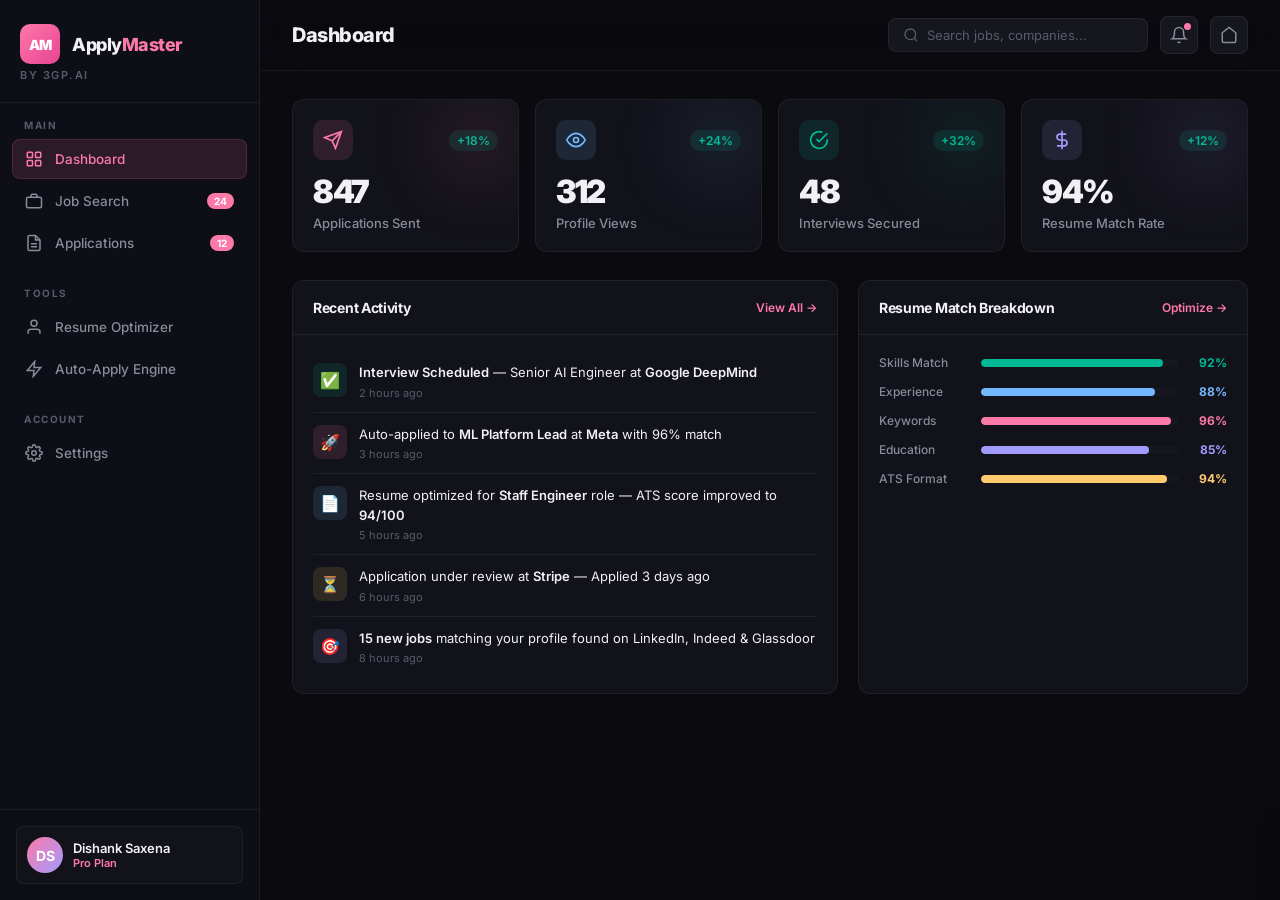
<file: applymasterdemo.html>
<!DOCTYPE html>
<html lang="en">
<head>
    <meta charset="UTF-8">
    <meta name="viewport" content="width=device-width, initial-scale=1.0">
    <title>ApplyMaster — AI Auto Job Application System | 3GP.AI</title>
    <meta name="description" content="ApplyMaster automatically applies to jobs, optimizes your resume, and tracks every application in real-time.">
    <link rel="icon" type="image/svg+xml" href="/images/favicon.svg">
    <link rel="preconnect" href="https://fonts.googleapis.com">
    <link rel="preconnect" href="https://fonts.gstatic.com" crossorigin>
    <link href="https://fonts.googleapis.com/css2?family=Inter:wght@300;400;500;600;700;800;900&family=JetBrains+Mono:wght@400;500;600&display=swap" rel="stylesheet">
    <style>
        *, *::before, *::after { margin: 0; padding: 0; box-sizing: border-box; }

        :root {
            --bg: #0a0a0f;
            --bg-card: #12121a;
            --bg-card-hover: #1a1a26;
            --bg-sidebar: #0e0e16;
            --bg-input: #16161f;
            --border: rgba(255,255,255,0.06);
            --border-hover: rgba(255,255,255,0.12);
            --text: #f0f0f5;
            --text-secondary: #8a8a9a;
            --text-muted: #5a5a6a;
            --accent: #fd79a8;
            --accent-dim: rgba(253,121,168,0.12);
            --accent-glow: rgba(253,121,168,0.3);
            --green: #00b894;
            --green-dim: rgba(0,184,148,0.12);
            --blue: #74b9ff;
            --blue-dim: rgba(116,185,255,0.12);
            --yellow: #fdcb6e;
            --yellow-dim: rgba(253,203,110,0.12);
            --orange: #e17055;
            --orange-dim: rgba(225,112,85,0.12);
            --purple: #a29bfe;
            --purple-dim: rgba(162,155,254,0.12);
            --red: #ff6b6b;
            --red-dim: rgba(255,107,107,0.12);
            --radius: 12px;
            --radius-sm: 8px;
            --radius-xs: 6px;
            --transition: all 0.2s ease;
            --shadow: 0 4px 24px rgba(0,0,0,0.3);
        }

        body {
            font-family: 'Inter', -apple-system, sans-serif;
            background: var(--bg);
            color: var(--text);
            overflow: hidden;
            height: 100vh;
        }

        /* ===== LAYOUT ===== */
        .app-layout {
            display: grid;
            grid-template-columns: 260px 1fr;
            height: 100vh;
        }

        /* ===== SIDEBAR ===== */
        .sidebar {
            background: var(--bg-sidebar);
            border-right: 1px solid var(--border);
            display: flex;
            flex-direction: column;
            padding: 0;
            overflow-y: auto;
            z-index: 100;
        }

        .sidebar-header {
            padding: 24px 20px 20px;
            border-bottom: 1px solid var(--border);
        }

        .sidebar-logo {
            display: flex;
            align-items: center;
            gap: 12px;
            text-decoration: none;
            margin-bottom: 4px;
        }

        .sidebar-logo-icon {
            width: 40px; height: 40px;
            background: linear-gradient(135deg, var(--accent), #e84393);
            border-radius: 10px;
            display: flex; align-items: center; justify-content: center;
            font-weight: 900; font-size: 14px; color: #fff;
            letter-spacing: -0.5px;
        }

        .sidebar-logo-text {
            font-size: 18px; font-weight: 800; color: var(--text);
            letter-spacing: -0.5px;
        }

        .sidebar-logo-text span { color: var(--accent); }

        .sidebar-subtitle {
            font-size: 11px; color: var(--text-muted); text-transform: uppercase;
            letter-spacing: 1.5px; font-weight: 600;
        }

        .sidebar-nav {
            padding: 16px 12px;
            flex: 1;
        }

        .nav-section-label {
            font-size: 10px; text-transform: uppercase; letter-spacing: 1.5px;
            color: var(--text-muted); font-weight: 700;
            padding: 16px 12px 8px; margin-top: 8px;
        }

        .nav-section-label:first-child { margin-top: 0; padding-top: 0; }

        .nav-item {
            display: flex; align-items: center; gap: 12px;
            padding: 10px 12px; border-radius: var(--radius-sm);
            color: var(--text-secondary); text-decoration: none;
            font-size: 13.5px; font-weight: 500;
            cursor: pointer; transition: var(--transition);
            margin-bottom: 2px; border: 1px solid transparent;
        }

        .nav-item:hover { background: var(--bg-card); color: var(--text); }

        .nav-item.active {
            background: var(--accent-dim); color: var(--accent);
            border-color: rgba(253,121,168,0.15);
        }

        .nav-item svg { width: 18px; height: 18px; flex-shrink: 0; }
        .nav-item .nav-badge {
            margin-left: auto; background: var(--accent);
            color: #fff; font-size: 10px; font-weight: 700;
            padding: 2px 7px; border-radius: 10px; min-width: 20px; text-align: center;
        }

        .sidebar-footer {
            padding: 16px; border-top: 1px solid var(--border);
        }

        .sidebar-user {
            display: flex; align-items: center; gap: 10px;
            padding: 10px; border-radius: var(--radius-sm);
            background: var(--bg-card); border: 1px solid var(--border);
        }

        .user-avatar {
            width: 36px; height: 36px; border-radius: 50%;
            background: linear-gradient(135deg, var(--accent), var(--purple));
            display: flex; align-items: center; justify-content: center;
            font-weight: 700; font-size: 14px; color: #fff;
        }

        .user-info { flex: 1; }
        .user-name { font-size: 13px; font-weight: 600; }
        .user-plan { font-size: 11px; color: var(--accent); font-weight: 600; }

        /* ===== MAIN CONTENT ===== */
        .main-content {
            display: flex; flex-direction: column;
            overflow: hidden;
        }

        .topbar {
            display: flex; align-items: center; justify-content: space-between;
            padding: 16px 32px; border-bottom: 1px solid var(--border);
            background: rgba(10,10,15,0.8); backdrop-filter: blur(20px);
            min-height: 64px;
        }

        .topbar-left { display: flex; align-items: center; gap: 16px; }

        .topbar-title { font-size: 20px; font-weight: 800; letter-spacing: -0.5px; }

        .topbar-right { display: flex; align-items: center; gap: 12px; }

        .topbar-search {
            display: flex; align-items: center; gap: 8px;
            background: var(--bg-input); border: 1px solid var(--border);
            border-radius: var(--radius-sm); padding: 8px 14px;
            min-width: 260px;
        }

        .topbar-search svg { width: 16px; height: 16px; color: var(--text-muted); flex-shrink: 0; }

        .topbar-search input {
            background: none; border: none; outline: none;
            color: var(--text); font-size: 13px; font-family: inherit; width: 100%;
        }

        .topbar-search input::placeholder { color: var(--text-muted); }

        .icon-btn {
            width: 38px; height: 38px; border-radius: var(--radius-sm);
            background: var(--bg-input); border: 1px solid var(--border);
            display: flex; align-items: center; justify-content: center;
            color: var(--text-secondary); cursor: pointer; transition: var(--transition);
            position: relative;
        }

        .icon-btn:hover { background: var(--bg-card-hover); color: var(--text); border-color: var(--border-hover); }
        .icon-btn svg { width: 18px; height: 18px; }
        .icon-btn .notif-dot { position: absolute; top: 6px; right: 6px; width: 7px; height: 7px; border-radius: 50%; background: var(--accent); }

        .content-area {
            flex: 1; overflow-y: auto; padding: 28px 32px;
            scroll-behavior: smooth;
        }

        /* ===== TAB PANELS ===== */
        .tab-panel { display: none; animation: fadeIn 0.3s ease; }
        .tab-panel.active { display: block; }

        @keyframes fadeIn { from { opacity: 0; transform: translateY(8px); } to { opacity: 1; transform: translateY(0); } }

        /* ===== DASHBOARD ===== */
        .stats-grid {
            display: grid; grid-template-columns: repeat(4, 1fr);
            gap: 16px; margin-bottom: 28px;
        }

        .stat-card {
            background: var(--bg-card); border: 1px solid var(--border);
            border-radius: var(--radius); padding: 20px;
            transition: var(--transition); position: relative; overflow: hidden;
        }

        .stat-card:hover { border-color: var(--border-hover); transform: translateY(-2px); box-shadow: var(--shadow); }

        .stat-card::after {
            content: ''; position: absolute; top: 0; right: 0;
            width: 80px; height: 80px; border-radius: 50%;
            filter: blur(40px); opacity: 0.15;
        }

        .stat-card:nth-child(1)::after { background: var(--accent); }
        .stat-card:nth-child(2)::after { background: var(--blue); }
        .stat-card:nth-child(3)::after { background: var(--green); }
        .stat-card:nth-child(4)::after { background: var(--purple); }

        .stat-header { display: flex; align-items: center; justify-content: space-between; margin-bottom: 12px; }
        .stat-icon {
            width: 40px; height: 40px; border-radius: 10px;
            display: flex; align-items: center; justify-content: center;
        }
        .stat-icon svg { width: 20px; height: 20px; }

        .stat-change {
            font-size: 12px; font-weight: 600; padding: 3px 8px;
            border-radius: 20px;
        }
        .stat-change.up { color: var(--green); background: var(--green-dim); }
        .stat-change.down { color: var(--red); background: var(--red-dim); }

        .stat-value { font-size: 32px; font-weight: 900; letter-spacing: -1.5px; margin-bottom: 4px; }
        .stat-label { font-size: 13px; color: var(--text-secondary); font-weight: 500; }

        .dashboard-grid {
            display: grid; grid-template-columns: 1.4fr 1fr;
            gap: 20px; margin-bottom: 28px;
        }

        .card {
            background: var(--bg-card); border: 1px solid var(--border);
            border-radius: var(--radius); overflow: hidden;
        }

        .card-header {
            display: flex; align-items: center; justify-content: space-between;
            padding: 18px 20px; border-bottom: 1px solid var(--border);
        }

        .card-title { font-size: 14px; font-weight: 700; letter-spacing: -0.3px; }
        .card-action {
            font-size: 12px; color: var(--accent); font-weight: 600;
            cursor: pointer; text-decoration: none; transition: var(--transition);
        }
        .card-action:hover { color: #fff; }

        .card-body { padding: 16px 20px; }

        /* Activity Feed */
        .activity-item {
            display: flex; align-items: flex-start; gap: 12px;
            padding: 12px 0; border-bottom: 1px solid var(--border);
        }
        .activity-item:last-child { border-bottom: none; }

        .activity-icon {
            width: 34px; height: 34px; border-radius: 8px;
            display: flex; align-items: center; justify-content: center;
            flex-shrink: 0; font-size: 16px;
        }

        .activity-text { flex: 1; }
        .activity-text p { font-size: 13px; line-height: 1.5; }
        .activity-text p strong { color: var(--text); font-weight: 600; }
        .activity-text .activity-time { font-size: 11px; color: var(--text-muted); margin-top: 3px; }

        /* Match Score Chart */
        .match-chart {
            display: flex; flex-direction: column; gap: 14px;
            padding: 4px 0;
        }

        .match-bar-row {
            display: flex; align-items: center; gap: 12px;
        }

        .match-bar-label { font-size: 12px; color: var(--text-secondary); width: 90px; flex-shrink: 0; font-weight: 500; }

        .match-bar-track {
            flex: 1; height: 8px; background: var(--bg-input);
            border-radius: 4px; overflow: hidden;
        }

        .match-bar-fill {
            height: 100%; border-radius: 4px;
            transition: width 1s ease;
        }

        .match-bar-value { font-size: 12px; font-weight: 700; width: 36px; text-align: right; }

        /* ===== JOBS TAB ===== */
        .jobs-toolbar {
            display: flex; align-items: center; justify-content: space-between;
            margin-bottom: 20px; gap: 12px; flex-wrap: wrap;
        }

        .filter-group { display: flex; gap: 8px; flex-wrap: wrap; }

        .filter-chip {
            padding: 7px 16px; border-radius: 20px;
            background: var(--bg-card); border: 1px solid var(--border);
            color: var(--text-secondary); font-size: 12.5px; font-weight: 600;
            cursor: pointer; transition: var(--transition); font-family: inherit;
        }

        .filter-chip:hover { border-color: var(--border-hover); color: var(--text); }
        .filter-chip.active { background: var(--accent-dim); border-color: var(--accent); color: var(--accent); }

        .btn {
            padding: 9px 20px; border-radius: var(--radius-sm);
            font-size: 13px; font-weight: 700; font-family: inherit;
            cursor: pointer; transition: var(--transition); border: none;
            display: inline-flex; align-items: center; gap: 8px;
        }

        .btn-primary {
            background: linear-gradient(135deg, var(--accent), #e84393);
            color: #fff; box-shadow: 0 4px 15px var(--accent-glow);
        }
        .btn-primary:hover { transform: translateY(-1px); box-shadow: 0 6px 25px var(--accent-glow); }

        .btn-secondary {
            background: var(--bg-card); color: var(--text);
            border: 1px solid var(--border);
        }
        .btn-secondary:hover { border-color: var(--border-hover); }

        .btn-sm { padding: 6px 14px; font-size: 12px; }
        .btn-xs { padding: 4px 10px; font-size: 11px; border-radius: var(--radius-xs); }

        .btn svg { width: 16px; height: 16px; }

        /* Job Cards */
        .jobs-list { display: flex; flex-direction: column; gap: 12px; }

        .job-card {
            background: var(--bg-card); border: 1px solid var(--border);
            border-radius: var(--radius); padding: 20px;
            display: grid; grid-template-columns: auto 1fr auto;
            gap: 16px; align-items: center;
            transition: var(--transition); cursor: pointer;
        }

        .job-card:hover { border-color: var(--border-hover); background: var(--bg-card-hover); transform: translateY(-1px); }

        .job-logo {
            width: 48px; height: 48px; border-radius: 12px;
            display: flex; align-items: center; justify-content: center;
            font-weight: 800; font-size: 18px; color: #fff;
        }

        .job-info { min-width: 0; }
        .job-title-row { display: flex; align-items: center; gap: 10px; margin-bottom: 4px; flex-wrap: wrap; }
        .job-title { font-size: 15px; font-weight: 700; letter-spacing: -0.3px; }
        .job-company { font-size: 13px; color: var(--text-secondary); margin-bottom: 8px; }

        .job-tags { display: flex; gap: 6px; flex-wrap: wrap; }

        .job-tag {
            padding: 3px 10px; border-radius: 12px;
            font-size: 11px; font-weight: 600;
        }

        .tag-remote { background: var(--green-dim); color: var(--green); }
        .tag-hybrid { background: var(--blue-dim); color: var(--blue); }
        .tag-onsite { background: var(--yellow-dim); color: var(--yellow); }
        .tag-salary { background: var(--purple-dim); color: var(--purple); }
        .tag-new { background: var(--accent-dim); color: var(--accent); }
        .tag-match { background: var(--green-dim); color: var(--green); }

        .job-actions { display: flex; flex-direction: column; align-items: flex-end; gap: 8px; }

        .match-score {
            display: flex; align-items: center; gap: 6px;
            font-size: 13px; font-weight: 700;
        }

        .match-ring {
            width: 38px; height: 38px; border-radius: 50%;
            display: flex; align-items: center; justify-content: center;
            font-size: 12px; font-weight: 800; position: relative;
        }

        .match-ring svg {
            position: absolute; top: 0; left: 0;
            width: 38px; height: 38px; transform: rotate(-90deg);
        }

        .match-ring circle {
            fill: none; stroke-width: 3;
        }

        .match-ring .ring-bg { stroke: var(--border); }
        .match-ring .ring-fill { stroke-linecap: round; transition: stroke-dashoffset 1s ease; }

        /* ===== APPLICATIONS TAB ===== */
        .apps-pipeline {
            display: grid; grid-template-columns: repeat(5, 1fr);
            gap: 12px; margin-bottom: 28px;
        }

        .pipeline-col {
            background: var(--bg-card); border: 1px solid var(--border);
            border-radius: var(--radius); overflow: hidden;
        }

        .pipeline-header {
            padding: 14px 16px; border-bottom: 1px solid var(--border);
            display: flex; align-items: center; justify-content: space-between;
        }

        .pipeline-title {
            font-size: 12px; font-weight: 700; text-transform: uppercase;
            letter-spacing: 0.5px; display: flex; align-items: center; gap: 8px;
        }

        .pipeline-dot { width: 8px; height: 8px; border-radius: 50%; }

        .pipeline-count {
            font-size: 11px; font-weight: 700; padding: 2px 8px;
            border-radius: 10px; background: var(--bg-input);
            color: var(--text-secondary);
        }

        .pipeline-body {
            padding: 12px; display: flex; flex-direction: column; gap: 8px;
            min-height: 200px; max-height: 60vh; overflow-y: auto;
        }

        .pipeline-card {
            background: var(--bg-input); border: 1px solid var(--border);
            border-radius: var(--radius-sm); padding: 12px;
            cursor: pointer; transition: var(--transition);
        }

        .pipeline-card:hover { border-color: var(--border-hover); background: var(--bg-card-hover); }

        .pipeline-card-title { font-size: 13px; font-weight: 600; margin-bottom: 3px; }
        .pipeline-card-company { font-size: 11.5px; color: var(--text-secondary); margin-bottom: 8px; }

        .pipeline-card-footer { display: flex; align-items: center; justify-content: space-between; }
        .pipeline-card-date { font-size: 10.5px; color: var(--text-muted); }
        .pipeline-card-match {
            font-size: 10.5px; font-weight: 700; padding: 2px 7px;
            border-radius: 8px;
        }

        /* ===== RESUME TAB ===== */
        .resume-layout {
            display: grid; grid-template-columns: 1fr 1fr;
            gap: 24px;
        }

        .resume-upload-zone {
            border: 2px dashed var(--border);
            border-radius: var(--radius); padding: 48px;
            text-align: center; cursor: pointer;
            transition: var(--transition);
            background: var(--bg-card);
        }

        .resume-upload-zone:hover { border-color: var(--accent); background: var(--accent-dim); }

        .upload-icon { font-size: 48px; margin-bottom: 16px; opacity: 0.6; }
        .upload-text { font-size: 15px; font-weight: 600; margin-bottom: 6px; }
        .upload-subtext { font-size: 12.5px; color: var(--text-muted); }

        .resume-uploaded {
            background: var(--bg-card); border: 1px solid var(--border);
            border-radius: var(--radius); padding: 24px;
        }

        .resume-file {
            display: flex; align-items: center; gap: 14px;
            padding: 16px; background: var(--bg-input);
            border-radius: var(--radius-sm); border: 1px solid var(--border);
            margin-bottom: 20px;
        }

        .resume-file-icon { font-size: 32px; }
        .resume-file-info { flex: 1; }
        .resume-file-name { font-size: 14px; font-weight: 600; }
        .resume-file-size { font-size: 12px; color: var(--text-muted); }

        .score-circle-large {
            width: 120px; height: 120px; border-radius: 50%;
            margin: 0 auto 20px;
            display: flex; align-items: center; justify-content: center;
            flex-direction: column; position: relative;
        }

        .score-circle-large svg {
            position: absolute; top: 0; left: 0;
            width: 120px; height: 120px; transform: rotate(-90deg);
        }

        .score-circle-large circle { fill: none; stroke-width: 4; }
        .score-circle-large .ring-bg { stroke: var(--border); }
        .score-circle-large .ring-fill { stroke-linecap: round; transition: stroke-dashoffset 1.5s ease; }

        .score-value-large { font-size: 28px; font-weight: 900; z-index: 1; }
        .score-label-large { font-size: 10px; color: var(--text-muted); z-index: 1; text-transform: uppercase; letter-spacing: 1px; font-weight: 600; }

        .optimization-list { display: flex; flex-direction: column; gap: 10px; }

        .optimization-item {
            display: flex; align-items: flex-start; gap: 12px;
            padding: 14px; background: var(--bg-input);
            border-radius: var(--radius-sm); border: 1px solid var(--border);
        }

        .opt-status {
            width: 24px; height: 24px; border-radius: 50%;
            display: flex; align-items: center; justify-content: center;
            flex-shrink: 0; font-size: 12px;
        }
        .opt-status.good { background: var(--green-dim); color: var(--green); }
        .opt-status.warn { background: var(--yellow-dim); color: var(--yellow); }
        .opt-status.bad { background: var(--red-dim); color: var(--red); }

        .opt-text { flex: 1; }
        .opt-title { font-size: 13px; font-weight: 600; margin-bottom: 2px; }
        .opt-desc { font-size: 12px; color: var(--text-secondary); line-height: 1.5; }

        .opt-action {
            font-size: 11px; font-weight: 700; color: var(--accent);
            cursor: pointer; padding: 4px 10px; border-radius: 6px;
            background: var(--accent-dim); border: none; font-family: inherit;
            transition: var(--transition); white-space: nowrap;
        }
        .opt-action:hover { background: var(--accent); color: #fff; }

        /* ===== AUTO-APPLY TAB ===== */
        .autoapply-hero {
            background: var(--bg-card); border: 1px solid var(--border);
            border-radius: var(--radius); padding: 32px;
            text-align: center; margin-bottom: 24px;
            position: relative; overflow: hidden;
        }

        .autoapply-hero::before {
            content: ''; position: absolute; top: -50%; left: -50%;
            width: 200%; height: 200%;
            background: radial-gradient(ellipse at center, var(--accent-dim) 0%, transparent 60%);
            opacity: 0.5;
        }

        .autoapply-hero > * { position: relative; z-index: 1; }

        .autoapply-status {
            display: inline-flex; align-items: center; gap: 8px;
            padding: 8px 20px; border-radius: 20px;
            font-size: 13px; font-weight: 700;
            margin-bottom: 16px;
        }

        .autoapply-status.running { background: var(--green-dim); color: var(--green); }
        .autoapply-status.paused { background: var(--yellow-dim); color: var(--yellow); }
        .autoapply-status .pulse {
            width: 8px; height: 8px; border-radius: 50%;
            animation: pulse 2s ease-in-out infinite;
        }
        .autoapply-status.running .pulse { background: var(--green); }
        .autoapply-status.paused .pulse { background: var(--yellow); }

        @keyframes pulse { 0%, 100% { opacity: 1; transform: scale(1); } 50% { opacity: 0.5; transform: scale(0.8); } }

        .autoapply-title { font-size: 24px; font-weight: 900; letter-spacing: -1px; margin-bottom: 8px; }
        .autoapply-subtitle { font-size: 14px; color: var(--text-secondary); margin-bottom: 24px; }

        .autoapply-controls { display: flex; justify-content: center; gap: 12px; }

        .config-grid {
            display: grid; grid-template-columns: repeat(3, 1fr);
            gap: 16px;
        }

        .config-card {
            background: var(--bg-card); border: 1px solid var(--border);
            border-radius: var(--radius); padding: 20px;
        }

        .config-card h4 { font-size: 13px; font-weight: 700; margin-bottom: 14px; display: flex; align-items: center; gap: 8px; }

        .config-field { margin-bottom: 14px; }
        .config-field:last-child { margin-bottom: 0; }
        .config-label { font-size: 11.5px; color: var(--text-muted); font-weight: 600; margin-bottom: 6px; display: block; text-transform: uppercase; letter-spacing: 0.5px; }

        .config-input {
            width: 100%; padding: 9px 12px; background: var(--bg-input);
            border: 1px solid var(--border); border-radius: var(--radius-xs);
            color: var(--text); font-size: 13px; font-family: inherit;
            outline: none; transition: var(--transition);
        }
        .config-input:focus { border-color: var(--accent); }

        .config-select {
            width: 100%; padding: 9px 12px; background: var(--bg-input);
            border: 1px solid var(--border); border-radius: var(--radius-xs);
            color: var(--text); font-size: 13px; font-family: inherit;
            outline: none; cursor: pointer; appearance: none;
            background-image: url("data:image/svg+xml,%3Csvg xmlns='http://www.w3.org/2000/svg' width='12' height='12' viewBox='0 0 24 24' fill='none' stroke='%238a8a9a' stroke-width='2'%3E%3Cpolyline points='6 9 12 15 18 9'/%3E%3C/svg%3E");
            background-repeat: no-repeat;
            background-position: right 12px center;
        }

        .toggle-row {
            display: flex; align-items: center; justify-content: space-between;
            padding: 8px 0;
        }

        .toggle-label { font-size: 13px; color: var(--text-secondary); }

        .toggle {
            width: 40px; height: 22px; border-radius: 11px;
            background: var(--bg-input); border: 1px solid var(--border);
            cursor: pointer; position: relative; transition: var(--transition);
        }

        .toggle.active { background: var(--accent); border-color: var(--accent); }

        .toggle::after {
            content: ''; position: absolute; top: 2px; left: 2px;
            width: 16px; height: 16px; border-radius: 50%;
            background: #fff; transition: var(--transition);
        }

        .toggle.active::after { left: 20px; }

        /* ===== SETTINGS TAB ===== */
        .settings-section {
            background: var(--bg-card); border: 1px solid var(--border);
            border-radius: var(--radius); padding: 24px;
            margin-bottom: 16px;
        }

        .settings-section h3 {
            font-size: 16px; font-weight: 700; margin-bottom: 20px;
            padding-bottom: 14px; border-bottom: 1px solid var(--border);
        }

        .settings-row {
            display: flex; align-items: center; justify-content: space-between;
            padding: 14px 0; border-bottom: 1px solid var(--border);
        }

        .settings-row:last-child { border-bottom: none; }

        .settings-row-info { flex: 1; }
        .settings-row-title { font-size: 14px; font-weight: 600; margin-bottom: 2px; }
        .settings-row-desc { font-size: 12.5px; color: var(--text-muted); }

        /* ===== LIVE FEED ===== */
        .live-feed {
            background: var(--bg-card); border: 1px solid var(--border);
            border-radius: var(--radius); margin-top: 24px; overflow: hidden;
        }

        .live-feed-header {
            padding: 14px 20px; border-bottom: 1px solid var(--border);
            display: flex; align-items: center; justify-content: space-between;
        }

        .live-dot { display: flex; align-items: center; gap: 8px; font-size: 12px; font-weight: 700; color: var(--green); }
        .live-dot .pulse { width: 8px; height: 8px; border-radius: 50%; background: var(--green); animation: pulse 2s ease-in-out infinite; }

        .live-feed-body {
            padding: 12px 20px; max-height: 200px; overflow-y: auto;
            font-family: 'JetBrains Mono', monospace; font-size: 12px;
        }

        .feed-line { padding: 4px 0; display: flex; gap: 12px; }
        .feed-time { color: var(--text-muted); flex-shrink: 0; }
        .feed-msg { color: var(--text-secondary); }
        .feed-msg .highlight { color: var(--accent); font-weight: 600; }
        .feed-msg .success { color: var(--green); font-weight: 600; }
        .feed-msg .info { color: var(--blue); font-weight: 600; }

        /* ===== JOB DETAIL MODAL ===== */
        .modal-overlay {
            position: fixed; top: 0; left: 0; width: 100%; height: 100%;
            background: rgba(0,0,0,0.7); backdrop-filter: blur(8px);
            z-index: 1000; display: none; align-items: center; justify-content: center;
        }

        .modal-overlay.active { display: flex; }

        .modal {
            background: var(--bg-card); border: 1px solid var(--border);
            border-radius: var(--radius); width: 700px; max-height: 85vh;
            overflow-y: auto; box-shadow: 0 40px 100px rgba(0,0,0,0.5);
            animation: modalIn 0.3s ease;
        }

        @keyframes modalIn { from { opacity: 0; transform: scale(0.95) translateY(20px); } to { opacity: 1; transform: scale(1) translateY(0); } }

        .modal-header {
            padding: 24px; border-bottom: 1px solid var(--border);
            display: flex; align-items: flex-start; justify-content: space-between;
        }

        .modal-close {
            width: 32px; height: 32px; border-radius: 8px;
            background: var(--bg-input); border: 1px solid var(--border);
            display: flex; align-items: center; justify-content: center;
            cursor: pointer; color: var(--text-secondary); font-size: 18px;
            transition: var(--transition);
        }
        .modal-close:hover { background: var(--red-dim); color: var(--red); border-color: var(--red); }

        .modal-body { padding: 24px; }

        .modal-section { margin-bottom: 24px; }
        .modal-section:last-child { margin-bottom: 0; }
        .modal-section-title { font-size: 13px; font-weight: 700; color: var(--text-muted); text-transform: uppercase; letter-spacing: 1px; margin-bottom: 10px; }
        .modal-section p { font-size: 14px; color: var(--text-secondary); line-height: 1.7; }
        .modal-section ul { list-style: none; padding: 0; }
        .modal-section ul li { font-size: 13.5px; color: var(--text-secondary); padding: 6px 0; padding-left: 20px; position: relative; }
        .modal-section ul li::before { content: '→'; position: absolute; left: 0; color: var(--accent); font-weight: 700; }

        .modal-footer {
            padding: 20px 24px; border-top: 1px solid var(--border);
            display: flex; align-items: center; justify-content: space-between;
        }

        .modal-match { display: flex; align-items: center; gap: 12px; }
        .modal-match-label { font-size: 13px; color: var(--text-muted); }

        /* ===== RESPONSIVE ===== */
        .mobile-topbar { display: none; }

        @media (max-width: 1200px) {
            .stats-grid { grid-template-columns: repeat(2, 1fr); }
            .dashboard-grid { grid-template-columns: 1fr; }
            .config-grid { grid-template-columns: 1fr; }
            .apps-pipeline { grid-template-columns: repeat(3, 1fr); }
        }

        @media (max-width: 768px) {
            .app-layout { grid-template-columns: 1fr; }
            .sidebar { display: none; position: fixed; top: 0; left: 0; width: 280px; height: 100%; z-index: 200; }
            .sidebar.open { display: flex; }
            .mobile-topbar {
                display: flex; align-items: center; gap: 12px;
                padding: 12px 16px; border-bottom: 1px solid var(--border);
                background: var(--bg-sidebar);
            }
            .mobile-toggle-btn {
                width: 38px; height: 38px; border-radius: var(--radius-sm);
                background: var(--bg-card); border: 1px solid var(--border);
                display: flex; align-items: center; justify-content: center;
                color: var(--text); cursor: pointer; font-size: 20px;
            }
            .topbar { padding: 12px 16px; }
            .topbar-search { min-width: 0; flex: 1; }
            .content-area { padding: 16px; }
            .stats-grid { grid-template-columns: 1fr 1fr; }
            .resume-layout { grid-template-columns: 1fr; }
            .apps-pipeline { grid-template-columns: 1fr; }
            .config-grid { grid-template-columns: 1fr; }
            .jobs-toolbar { flex-direction: column; align-items: stretch; }
        }

        /* ===== SCROLLBAR ===== */
        ::-webkit-scrollbar { width: 6px; }
        ::-webkit-scrollbar-track { background: transparent; }
        ::-webkit-scrollbar-thumb { background: var(--border); border-radius: 3px; }
        ::-webkit-scrollbar-thumb:hover { background: var(--border-hover); }

        /* Toast */
        .toast {
            position: fixed; bottom: 24px; right: 24px;
            background: var(--bg-card); border: 1px solid var(--border);
            border-radius: var(--radius-sm); padding: 14px 20px;
            display: flex; align-items: center; gap: 12px;
            box-shadow: 0 12px 40px rgba(0,0,0,0.4);
            z-index: 2000; animation: toastIn 0.4s ease;
            transform: translateX(120%); transition: transform 0.4s ease;
        }
        .toast.show { transform: translateX(0); }
        .toast-icon { font-size: 20px; }
        .toast-text { font-size: 13px; font-weight: 600; }

        @keyframes toastIn { from { transform: translateX(120%); } to { transform: translateX(0); } }
    </style>
</head>
<body>

<!-- Mobile Topbar -->
<div class="mobile-topbar">
    <button class="mobile-toggle-btn" onclick="toggleSidebar()">☰</button>
    <span style="font-weight:800; font-size:16px;">Apply<span style="color:var(--accent)">Master</span></span>
</div>

<div class="app-layout">
    <!-- Sidebar -->
    <aside class="sidebar" id="sidebar">
        <div class="sidebar-header">
            <a href="/" class="sidebar-logo">
                <div class="sidebar-logo-icon">AM</div>
                <div class="sidebar-logo-text">Apply<span>Master</span></div>
            </a>
            <div class="sidebar-subtitle">by 3GP.AI</div>
        </div>

        <nav class="sidebar-nav">
            <div class="nav-section-label">Main</div>
            <div class="nav-item active" data-tab="dashboard" onclick="switchTab('dashboard')">
                <svg viewBox="0 0 24 24" fill="none" stroke="currentColor" stroke-width="2"><rect x="3" y="3" width="7" height="7" rx="1"/><rect x="14" y="3" width="7" height="7" rx="1"/><rect x="3" y="14" width="7" height="7" rx="1"/><rect x="14" y="14" width="7" height="7" rx="1"/></svg>
                Dashboard
            </div>
            <div class="nav-item" data-tab="jobs" onclick="switchTab('jobs')">
                <svg viewBox="0 0 24 24" fill="none" stroke="currentColor" stroke-width="2"><rect x="2" y="7" width="20" height="14" rx="2"/><path d="M16 7V5a2 2 0 0 0-2-2h-4a2 2 0 0 0-2 2v2"/></svg>
                Job Search
                <span class="nav-badge">24</span>
            </div>
            <div class="nav-item" data-tab="applications" onclick="switchTab('applications')">
                <svg viewBox="0 0 24 24" fill="none" stroke="currentColor" stroke-width="2"><path d="M14 2H6a2 2 0 0 0-2 2v16a2 2 0 0 0 2 2h12a2 2 0 0 0 2-2V8z"/><polyline points="14 2 14 8 20 8"/><line x1="16" y1="13" x2="8" y2="13"/><line x1="16" y1="17" x2="8" y2="17"/></svg>
                Applications
                <span class="nav-badge">12</span>
            </div>

            <div class="nav-section-label">Tools</div>
            <div class="nav-item" data-tab="resume" onclick="switchTab('resume')">
                <svg viewBox="0 0 24 24" fill="none" stroke="currentColor" stroke-width="2"><path d="M20 21v-2a4 4 0 0 0-4-4H8a4 4 0 0 0-4 4v2"/><circle cx="12" cy="7" r="4"/></svg>
                Resume Optimizer
            </div>
            <div class="nav-item" data-tab="autoapply" onclick="switchTab('autoapply')">
                <svg viewBox="0 0 24 24" fill="none" stroke="currentColor" stroke-width="2"><polygon points="13 2 3 14 12 14 11 22 21 10 12 10 13 2"/></svg>
                Auto-Apply Engine
            </div>

            <div class="nav-section-label">Account</div>
            <div class="nav-item" data-tab="settings" onclick="switchTab('settings')">
                <svg viewBox="0 0 24 24" fill="none" stroke="currentColor" stroke-width="2"><circle cx="12" cy="12" r="3"/><path d="M19.4 15a1.65 1.65 0 0 0 .33 1.82l.06.06a2 2 0 0 1-2.83 2.83l-.06-.06a1.65 1.65 0 0 0-1.82-.33 1.65 1.65 0 0 0-1 1.51V21a2 2 0 0 1-4 0v-.09A1.65 1.65 0 0 0 9 19.4a1.65 1.65 0 0 0-1.82.33l-.06.06a2 2 0 0 1-2.83-2.83l.06-.06A1.65 1.65 0 0 0 4.68 15a1.65 1.65 0 0 0-1.51-1H3a2 2 0 0 1 0-4h.09A1.65 1.65 0 0 0 4.6 9a1.65 1.65 0 0 0-.33-1.82l-.06-.06a2 2 0 0 1 2.83-2.83l.06.06A1.65 1.65 0 0 0 9 4.68a1.65 1.65 0 0 0 1-1.51V3a2 2 0 0 1 4 0v.09a1.65 1.65 0 0 0 1 1.51 1.65 1.65 0 0 0 1.82-.33l.06-.06a2 2 0 0 1 2.83 2.83l-.06.06A1.65 1.65 0 0 0 19.4 9a1.65 1.65 0 0 0 1.51 1H21a2 2 0 0 1 0 4h-.09a1.65 1.65 0 0 0-1.51 1z"/></svg>
                Settings
            </div>
        </nav>

        <div class="sidebar-footer">
            <div class="sidebar-user">
                <div class="user-avatar">DS</div>
                <div class="user-info">
                    <div class="user-name">Dishank Saxena</div>
                    <div class="user-plan">Pro Plan</div>
                </div>
            </div>
        </div>
    </aside>

    <!-- Main -->
    <main class="main-content">
        <div class="topbar">
            <div class="topbar-left">
                <div class="topbar-title" id="pageTitle">Dashboard</div>
            </div>
            <div class="topbar-right">
                <div class="topbar-search">
                    <svg viewBox="0 0 24 24" fill="none" stroke="currentColor" stroke-width="2"><circle cx="11" cy="11" r="8"/><line x1="21" y1="21" x2="16.65" y2="16.65"/></svg>
                    <input type="text" placeholder="Search jobs, companies..." id="globalSearch">
                </div>
                <button class="icon-btn" title="Notifications">
                    <svg viewBox="0 0 24 24" fill="none" stroke="currentColor" stroke-width="2"><path d="M18 8A6 6 0 0 0 6 8c0 7-3 9-3 9h18s-3-2-3-9"/><path d="M13.73 21a2 2 0 0 1-3.46 0"/></svg>
                    <span class="notif-dot"></span>
                </button>
                <a href="/" class="icon-btn" title="Back to 3GP.AI" style="text-decoration:none;">
                    <svg viewBox="0 0 24 24" fill="none" stroke="currentColor" stroke-width="2"><path d="M3 9l9-7 9 7v11a2 2 0 0 1-2 2H5a2 2 0 0 1-2-2z"/></svg>
                </a>
            </div>
        </div>

        <div class="content-area">

            <!-- ===== DASHBOARD TAB ===== -->
            <div class="tab-panel active" id="tab-dashboard">
                <div class="stats-grid">
                    <div class="stat-card">
                        <div class="stat-header">
                            <div class="stat-icon" style="background:var(--accent-dim);color:var(--accent);">
                                <svg viewBox="0 0 24 24" fill="none" stroke="currentColor" stroke-width="2"><path d="M22 2L11 13"/><polygon points="22 2 15 22 11 13 2 9 22 2"/></svg>
                            </div>
                            <span class="stat-change up">+18%</span>
                        </div>
                        <div class="stat-value">847</div>
                        <div class="stat-label">Applications Sent</div>
                    </div>
                    <div class="stat-card">
                        <div class="stat-header">
                            <div class="stat-icon" style="background:var(--blue-dim);color:var(--blue);">
                                <svg viewBox="0 0 24 24" fill="none" stroke="currentColor" stroke-width="2"><path d="M1 12s4-8 11-8 11 8 11 8-4 8-11 8-11-8-11-8z"/><circle cx="12" cy="12" r="3"/></svg>
                            </div>
                            <span class="stat-change up">+24%</span>
                        </div>
                        <div class="stat-value">312</div>
                        <div class="stat-label">Profile Views</div>
                    </div>
                    <div class="stat-card">
                        <div class="stat-header">
                            <div class="stat-icon" style="background:var(--green-dim);color:var(--green);">
                                <svg viewBox="0 0 24 24" fill="none" stroke="currentColor" stroke-width="2"><path d="M22 11.08V12a10 10 0 1 1-5.93-9.14"/><polyline points="22 4 12 14.01 9 11.01"/></svg>
                            </div>
                            <span class="stat-change up">+32%</span>
                        </div>
                        <div class="stat-value">48</div>
                        <div class="stat-label">Interviews Secured</div>
                    </div>
                    <div class="stat-card">
                        <div class="stat-header">
                            <div class="stat-icon" style="background:var(--purple-dim);color:var(--purple);">
                                <svg viewBox="0 0 24 24" fill="none" stroke="currentColor" stroke-width="2"><line x1="12" y1="1" x2="12" y2="23"/><path d="M17 5H9.5a3.5 3.5 0 0 0 0 7h5a3.5 3.5 0 0 1 0 7H6"/></svg>
                            </div>
                            <span class="stat-change up">+12%</span>
                        </div>
                        <div class="stat-value">94%</div>
                        <div class="stat-label">Resume Match Rate</div>
                    </div>
                </div>

                <div class="dashboard-grid">
                    <div class="card">
                        <div class="card-header">
                            <div class="card-title">Recent Activity</div>
                            <span class="card-action" onclick="switchTab('applications')">View All →</span>
                        </div>
                        <div class="card-body">
                            <div class="activity-item">
                                <div class="activity-icon" style="background:var(--green-dim);">✅</div>
                                <div class="activity-text">
                                    <p><strong>Interview Scheduled</strong> — Senior AI Engineer at <strong>Google DeepMind</strong></p>
                                    <div class="activity-time">2 hours ago</div>
                                </div>
                            </div>
                            <div class="activity-item">
                                <div class="activity-icon" style="background:var(--accent-dim);">🚀</div>
                                <div class="activity-text">
                                    <p>Auto-applied to <strong>ML Platform Lead</strong> at <strong>Meta</strong> with 96% match</p>
                                    <div class="activity-time">3 hours ago</div>
                                </div>
                            </div>
                            <div class="activity-item">
                                <div class="activity-icon" style="background:var(--blue-dim);">📄</div>
                                <div class="activity-text">
                                    <p>Resume optimized for <strong>Staff Engineer</strong> role — ATS score improved to <strong>94/100</strong></p>
                                    <div class="activity-time">5 hours ago</div>
                                </div>
                            </div>
                            <div class="activity-item">
                                <div class="activity-icon" style="background:var(--yellow-dim);">⏳</div>
                                <div class="activity-text">
                                    <p>Application under review at <strong>Stripe</strong> — Applied 3 days ago</p>
                                    <div class="activity-time">6 hours ago</div>
                                </div>
                            </div>
                            <div class="activity-item">
                                <div class="activity-icon" style="background:var(--purple-dim);">🎯</div>
                                <div class="activity-text">
                                    <p><strong>15 new jobs</strong> matching your profile found on LinkedIn, Indeed & Glassdoor</p>
                                    <div class="activity-time">8 hours ago</div>
                                </div>
                            </div>
                        </div>
                    </div>

                    <div class="card">
                        <div class="card-header">
                            <div class="card-title">Resume Match Breakdown</div>
                            <span class="card-action" onclick="switchTab('resume')">Optimize →</span>
                        </div>
                        <div class="card-body">
                            <div class="match-chart">
                                <div class="match-bar-row">
                                    <div class="match-bar-label">Skills Match</div>
                                    <div class="match-bar-track"><div class="match-bar-fill" style="width:92%;background:var(--green);"></div></div>
                                    <div class="match-bar-value" style="color:var(--green);">92%</div>
                                </div>
                                <div class="match-bar-row">
                                    <div class="match-bar-label">Experience</div>
                                    <div class="match-bar-track"><div class="match-bar-fill" style="width:88%;background:var(--blue);"></div></div>
                                    <div class="match-bar-value" style="color:var(--blue);">88%</div>
                                </div>
                                <div class="match-bar-row">
                                    <div class="match-bar-label">Keywords</div>
                                    <div class="match-bar-track"><div class="match-bar-fill" style="width:96%;background:var(--accent);"></div></div>
                                    <div class="match-bar-value" style="color:var(--accent);">96%</div>
                                </div>
                                <div class="match-bar-row">
                                    <div class="match-bar-label">Education</div>
                                    <div class="match-bar-track"><div class="match-bar-fill" style="width:85%;background:var(--purple);"></div></div>
                                    <div class="match-bar-value" style="color:var(--purple);">85%</div>
                                </div>
                                <div class="match-bar-row">
                                    <div class="match-bar-label">ATS Format</div>
                                    <div class="match-bar-track"><div class="match-bar-fill" style="width:94%;background:var(--yellow);"></div></div>
                                    <div class="match-bar-value" style="color:var(--yellow);">94%</div>
                                </div>
                            </div>
                        </div>
                    </div>
                </div>
            </div>

            <!-- ===== JOBS TAB ===== -->
            <div class="tab-panel" id="tab-jobs">
                <div class="jobs-toolbar">
                    <div class="filter-group">
                        <button class="filter-chip active">All Jobs</button>
                        <button class="filter-chip" onclick="this.classList.toggle('active')">Remote</button>
                        <button class="filter-chip" onclick="this.classList.toggle('active')">Hybrid</button>
                        <button class="filter-chip" onclick="this.classList.toggle('active')">$150k+</button>
                        <button class="filter-chip" onclick="this.classList.toggle('active')">90%+ Match</button>
                    </div>
                    <div style="display:flex;gap:8px;">
                        <button class="btn btn-secondary btn-sm" onclick="showToast('🔄','Refreshing job listings...')">
                            <svg viewBox="0 0 24 24" fill="none" stroke="currentColor" stroke-width="2" style="width:14px;height:14px;"><polyline points="23 4 23 10 17 10"/><path d="M20.49 15a9 9 0 1 1-2.12-9.36L23 10"/></svg>
                            Refresh
                        </button>
                        <button class="btn btn-primary btn-sm" onclick="autoApplySelected()">
                            <svg viewBox="0 0 24 24" fill="none" stroke="currentColor" stroke-width="2" style="width:14px;height:14px;"><polygon points="13 2 3 14 12 14 11 22 21 10 12 10 13 2"/></svg>
                            Auto-Apply Top 5
                        </button>
                    </div>
                </div>

                <div class="jobs-list" id="jobsList"></div>
            </div>

            <!-- ===== APPLICATIONS TAB ===== -->
            <div class="tab-panel" id="tab-applications">
                <div class="apps-pipeline" id="pipeline"></div>
            </div>

            <!-- ===== RESUME TAB ===== -->
            <div class="tab-panel" id="tab-resume">
                <div class="resume-layout">
                    <div>
                        <div class="resume-uploaded">
                            <div class="resume-file">
                                <div class="resume-file-icon">📄</div>
                                <div class="resume-file-info">
                                    <div class="resume-file-name">Dishank_Saxena_Resume_2026.pdf</div>
                                    <div class="resume-file-size">2.4 MB • Updated 2 days ago</div>
                                </div>
                                <button class="btn btn-xs btn-secondary">Replace</button>
                            </div>

                            <h4 style="font-size:14px;font-weight:700;margin-bottom:16px;">AI Optimization Suggestions</h4>

                            <div class="optimization-list">
                                <div class="optimization-item">
                                    <div class="opt-status good">✓</div>
                                    <div class="opt-text">
                                        <div class="opt-title">ATS-Friendly Format</div>
                                        <div class="opt-desc">Your resume uses a clean, parseable format. Headers, sections, and bullet points are correctly structured.</div>
                                    </div>
                                </div>
                                <div class="optimization-item">
                                    <div class="opt-status good">✓</div>
                                    <div class="opt-text">
                                        <div class="opt-title">Strong Action Verbs</div>
                                        <div class="opt-desc">87% of your bullet points start with impactful action verbs like "Architected," "Deployed," "Optimized."</div>
                                    </div>
                                </div>
                                <div class="optimization-item">
                                    <div class="opt-status warn">!</div>
                                    <div class="opt-text">
                                        <div class="opt-title">Missing Quantified Results</div>
                                        <div class="opt-desc">3 bullet points lack measurable impact. Add metrics like "reduced latency by 40%" or "managed $2M budget."</div>
                                    </div>
                                    <button class="opt-action" onclick="showToast('✨','AI is adding metrics to 3 bullet points...')">Auto-Fix</button>
                                </div>
                                <div class="optimization-item">
                                    <div class="opt-status warn">!</div>
                                    <div class="opt-text">
                                        <div class="opt-title">Keyword Gap: "LLM Fine-tuning"</div>
                                        <div class="opt-desc">68% of target jobs mention LLM fine-tuning. Add relevant experience or projects to boost match rate.</div>
                                    </div>
                                    <button class="opt-action" onclick="showToast('✨','Adding LLM fine-tuning keywords...')">Auto-Fix</button>
                                </div>
                                <div class="optimization-item">
                                    <div class="opt-status bad">✗</div>
                                    <div class="opt-text">
                                        <div class="opt-title">No Cover Letter Template</div>
                                        <div class="opt-desc">Jobs with tailored cover letters get 3.4x more interviews. Let AI generate personalized templates.</div>
                                    </div>
                                    <button class="opt-action" onclick="showToast('✨','Generating 3 cover letter variants...')">Generate</button>
                                </div>
                                <div class="optimization-item">
                                    <div class="opt-status good">✓</div>
                                    <div class="opt-text">
                                        <div class="opt-title">Contact Info Complete</div>
                                        <div class="opt-desc">Email, phone, LinkedIn, GitHub, and portfolio link are all present and properly formatted.</div>
                                    </div>
                                </div>
                            </div>
                        </div>
                    </div>

                    <div>
                        <div class="card" style="margin-bottom:16px;">
                            <div class="card-header">
                                <div class="card-title">Overall ATS Score</div>
                            </div>
                            <div class="card-body" style="text-align:center;padding:32px 20px;">
                                <div class="score-circle-large">
                                    <svg viewBox="0 0 120 120">
                                        <circle class="ring-bg" cx="60" cy="60" r="52"/>
                                        <circle class="ring-fill" cx="60" cy="60" r="52" stroke="var(--green)" stroke-dasharray="326.7" stroke-dashoffset="19.6"/>
                                    </svg>
                                    <div class="score-value-large">94</div>
                                    <div class="score-label-large">ATS Score</div>
                                </div>
                                <p style="font-size:13px;color:var(--text-secondary);margin-bottom:16px;">Your resume scores in the <strong style="color:var(--green);">top 6%</strong> of all candidates</p>
                                <button class="btn btn-primary" onclick="showToast('🚀','Running deep ATS analysis...')">Run Full Analysis</button>
                            </div>
                        </div>

                        <div class="card">
                            <div class="card-header">
                                <div class="card-title">Tailored Versions</div>
                                <span class="card-action">+ Create New</span>
                            </div>
                            <div class="card-body">
                                <div style="display:flex;flex-direction:column;gap:8px;">
                                    <div style="display:flex;align-items:center;justify-content:space-between;padding:10px;background:var(--bg-input);border-radius:var(--radius-xs);border:1px solid var(--border);">
                                        <div><div style="font-size:13px;font-weight:600;">AI/ML Engineer</div><div style="font-size:11px;color:var(--text-muted);">Optimized for ML roles</div></div>
                                        <span style="font-size:12px;font-weight:700;color:var(--green);">96%</span>
                                    </div>
                                    <div style="display:flex;align-items:center;justify-content:space-between;padding:10px;background:var(--bg-input);border-radius:var(--radius-xs);border:1px solid var(--border);">
                                        <div><div style="font-size:13px;font-weight:600;">Full-Stack Lead</div><div style="font-size:11px;color:var(--text-muted);">Optimized for leadership</div></div>
                                        <span style="font-size:12px;font-weight:700;color:var(--green);">92%</span>
                                    </div>
                                    <div style="display:flex;align-items:center;justify-content:space-between;padding:10px;background:var(--bg-input);border-radius:var(--radius-xs);border:1px solid var(--border);">
                                        <div><div style="font-size:13px;font-weight:600;">Platform Engineer</div><div style="font-size:11px;color:var(--text-muted);">Optimized for infra roles</div></div>
                                        <span style="font-size:12px;font-weight:700;color:var(--blue);">89%</span>
                                    </div>
                                </div>
                            </div>
                        </div>
                    </div>
                </div>
            </div>

            <!-- ===== AUTO-APPLY TAB ===== -->
            <div class="tab-panel" id="tab-autoapply">
                <div class="autoapply-hero">
                    <div class="autoapply-status running" id="autoApplyStatus">
                        <div class="pulse"></div>
                        Auto-Apply Engine Running
                    </div>
                    <div class="autoapply-title">Intelligent Auto-Application Engine</div>
                    <div class="autoapply-subtitle">AI matches your profile, tailors your resume, writes cover letters, and applies — all automatically.</div>
                    <div class="autoapply-controls">
                        <button class="btn btn-primary" id="engineToggle" onclick="toggleEngine()">
                            <svg viewBox="0 0 24 24" fill="none" stroke="currentColor" stroke-width="2" style="width:16px;height:16px;"><rect x="6" y="4" width="4" height="16"/><rect x="14" y="4" width="4" height="16"/></svg>
                            Pause Engine
                        </button>
                        <button class="btn btn-secondary" onclick="showToast('📊','Generating performance report...')">View Report</button>
                    </div>
                </div>

                <div class="config-grid">
                    <div class="config-card">
                        <h4>🎯 Job Preferences</h4>
                        <div class="config-field">
                            <label class="config-label">Target Roles</label>
                            <input class="config-input" value="AI Engineer, ML Engineer, Staff Engineer" placeholder="Enter target roles...">
                        </div>
                        <div class="config-field">
                            <label class="config-label">Location</label>
                            <select class="config-select">
                                <option>Remote Only</option>
                                <option>Hybrid (San Francisco)</option>
                                <option>Any Location</option>
                            </select>
                        </div>
                        <div class="config-field">
                            <label class="config-label">Min. Salary</label>
                            <input class="config-input" value="$180,000" placeholder="Minimum salary...">
                        </div>
                        <div class="config-field">
                            <label class="config-label">Experience Level</label>
                            <select class="config-select">
                                <option>Senior (5-8 years)</option>
                                <option>Staff (8+ years)</option>
                                <option>Lead / Principal</option>
                            </select>
                        </div>
                    </div>

                    <div class="config-card">
                        <h4>⚙️ Apply Settings</h4>
                        <div class="toggle-row">
                            <span class="toggle-label">Auto-tailor resume per job</span>
                            <div class="toggle active" onclick="this.classList.toggle('active')"></div>
                        </div>
                        <div class="toggle-row">
                            <span class="toggle-label">Generate cover letters</span>
                            <div class="toggle active" onclick="this.classList.toggle('active')"></div>
                        </div>
                        <div class="toggle-row">
                            <span class="toggle-label">Answer screening questions</span>
                            <div class="toggle active" onclick="this.classList.toggle('active')"></div>
                        </div>
                        <div class="toggle-row">
                            <span class="toggle-label">Apply only if 80%+ match</span>
                            <div class="toggle active" onclick="this.classList.toggle('active')"></div>
                        </div>
                        <div class="toggle-row">
                            <span class="toggle-label">Skip previously applied</span>
                            <div class="toggle active" onclick="this.classList.toggle('active')"></div>
                        </div>
                        <div class="toggle-row">
                            <span class="toggle-label">Daily apply limit (50/day)</span>
                            <div class="toggle active" onclick="this.classList.toggle('active')"></div>
                        </div>
                    </div>

                    <div class="config-card">
                        <h4>📡 Job Sources</h4>
                        <div class="toggle-row">
                            <span class="toggle-label">LinkedIn Jobs</span>
                            <div class="toggle active" onclick="this.classList.toggle('active')"></div>
                        </div>
                        <div class="toggle-row">
                            <span class="toggle-label">Indeed</span>
                            <div class="toggle active" onclick="this.classList.toggle('active')"></div>
                        </div>
                        <div class="toggle-row">
                            <span class="toggle-label">Glassdoor</span>
                            <div class="toggle active" onclick="this.classList.toggle('active')"></div>
                        </div>
                        <div class="toggle-row">
                            <span class="toggle-label">Wellfound (AngelList)</span>
                            <div class="toggle active" onclick="this.classList.toggle('active')"></div>
                        </div>
                        <div class="toggle-row">
                            <span class="toggle-label">Company Career Pages</span>
                            <div class="toggle active" onclick="this.classList.toggle('active')"></div>
                        </div>
                        <div class="toggle-row">
                            <span class="toggle-label">Greenhouse / Lever</span>
                            <div class="toggle" onclick="this.classList.toggle('active')"></div>
                        </div>
                    </div>
                </div>

                <div class="live-feed">
                    <div class="live-feed-header">
                        <div class="live-dot"><div class="pulse"></div> Live Activity Feed</div>
                        <span style="font-size:11px;color:var(--text-muted);">Auto-refreshing</span>
                    </div>
                    <div class="live-feed-body" id="liveFeed"></div>
                </div>
            </div>

            <!-- ===== SETTINGS TAB ===== -->
            <div class="tab-panel" id="tab-settings">
                <div class="settings-section">
                    <h3>Profile Settings</h3>
                    <div class="settings-row">
                        <div class="settings-row-info">
                            <div class="settings-row-title">Full Name</div>
                            <div class="settings-row-desc">Your name as it appears on applications</div>
                        </div>
                        <input class="config-input" style="max-width:260px;" value="Dishank Saxena">
                    </div>
                    <div class="settings-row">
                        <div class="settings-row-info">
                            <div class="settings-row-title">Email</div>
                            <div class="settings-row-desc">Primary email for applications</div>
                        </div>
                        <input class="config-input" style="max-width:260px;" value="dishank@3gp.ai">
                    </div>
                    <div class="settings-row">
                        <div class="settings-row-info">
                            <div class="settings-row-title">Phone</div>
                            <div class="settings-row-desc">Contact number for recruiters</div>
                        </div>
                        <input class="config-input" style="max-width:260px;" value="+1 (555) 123-4567">
                    </div>
                    <div class="settings-row">
                        <div class="settings-row-info">
                            <div class="settings-row-title">LinkedIn URL</div>
                            <div class="settings-row-desc">Auto-included in applications</div>
                        </div>
                        <input class="config-input" style="max-width:300px;" value="linkedin.com/in/dishanksaxena">
                    </div>
                </div>

                <div class="settings-section">
                    <h3>Notifications</h3>
                    <div class="settings-row">
                        <div class="settings-row-info">
                            <div class="settings-row-title">Email Notifications</div>
                            <div class="settings-row-desc">Get notified when applications are sent or interviews scheduled</div>
                        </div>
                        <div class="toggle active" onclick="this.classList.toggle('active')"></div>
                    </div>
                    <div class="settings-row">
                        <div class="settings-row-info">
                            <div class="settings-row-title">Daily Summary</div>
                            <div class="settings-row-desc">Receive a daily digest of all auto-apply activity</div>
                        </div>
                        <div class="toggle active" onclick="this.classList.toggle('active')"></div>
                    </div>
                    <div class="settings-row">
                        <div class="settings-row-info">
                            <div class="settings-row-title">New Job Alerts</div>
                            <div class="settings-row-desc">Get alerted when high-match jobs are found</div>
                        </div>
                        <div class="toggle active" onclick="this.classList.toggle('active')"></div>
                    </div>
                </div>

                <div class="settings-section">
                    <h3>Connected Accounts</h3>
                    <div class="settings-row">
                        <div class="settings-row-info">
                            <div class="settings-row-title">LinkedIn</div>
                            <div class="settings-row-desc">Connected • Last synced 2 hours ago</div>
                        </div>
                        <button class="btn btn-xs btn-secondary" style="color:var(--green);">Connected ✓</button>
                    </div>
                    <div class="settings-row">
                        <div class="settings-row-info">
                            <div class="settings-row-title">GitHub</div>
                            <div class="settings-row-desc">Connected • 47 repositories synced</div>
                        </div>
                        <button class="btn btn-xs btn-secondary" style="color:var(--green);">Connected ✓</button>
                    </div>
                    <div class="settings-row">
                        <div class="settings-row-info">
                            <div class="settings-row-title">Google Account</div>
                            <div class="settings-row-desc">For Gmail integration and calendar sync</div>
                        </div>
                        <button class="btn btn-xs btn-primary">Connect</button>
                    </div>
                </div>
            </div>

        </div>
    </main>
</div>

<!-- Job Detail Modal -->
<div class="modal-overlay" id="jobModal">
    <div class="modal">
        <div class="modal-header">
            <div>
                <div style="font-size:20px;font-weight:800;letter-spacing:-0.5px;" id="modalTitle">Senior AI Engineer</div>
                <div style="font-size:14px;color:var(--text-secondary);margin-top:4px;" id="modalCompany">Google DeepMind • Mountain View, CA</div>
            </div>
            <button class="modal-close" onclick="closeModal()">&times;</button>
        </div>
        <div class="modal-body">
            <div class="modal-section">
                <div class="modal-section-title">About the Role</div>
                <p id="modalDesc">We're looking for a Senior AI Engineer to join our team and help build the next generation of AI-powered products. You'll work on cutting-edge ML models, collaborate with world-class researchers, and ship products that impact billions of users.</p>
            </div>
            <div class="modal-section">
                <div class="modal-section-title">Requirements</div>
                <ul id="modalReqs">
                    <li>5+ years experience in ML/AI engineering</li>
                    <li>Strong Python, PyTorch/TensorFlow, and distributed systems</li>
                    <li>Experience with LLMs, fine-tuning, and RAG architectures</li>
                    <li>Published research or significant open-source contributions preferred</li>
                    <li>MS/PhD in Computer Science or related field</li>
                </ul>
            </div>
            <div class="modal-section">
                <div class="modal-section-title">Your Resume Match</div>
                <div class="match-chart" style="max-width:400px;">
                    <div class="match-bar-row">
                        <div class="match-bar-label">Skills</div>
                        <div class="match-bar-track"><div class="match-bar-fill" style="width:95%;background:var(--green);"></div></div>
                        <div class="match-bar-value" style="color:var(--green);">95%</div>
                    </div>
                    <div class="match-bar-row">
                        <div class="match-bar-label">Experience</div>
                        <div class="match-bar-track"><div class="match-bar-fill" style="width:88%;background:var(--blue);"></div></div>
                        <div class="match-bar-value" style="color:var(--blue);">88%</div>
                    </div>
                    <div class="match-bar-row">
                        <div class="match-bar-label">Education</div>
                        <div class="match-bar-track"><div class="match-bar-fill" style="width:82%;background:var(--purple);"></div></div>
                        <div class="match-bar-value" style="color:var(--purple);">82%</div>
                    </div>
                </div>
            </div>
        </div>
        <div class="modal-footer">
            <div class="modal-match">
                <span class="modal-match-label">Overall Match:</span>
                <span style="font-size:20px;font-weight:900;color:var(--green);" id="modalMatch">92%</span>
            </div>
            <div style="display:flex;gap:8px;">
                <button class="btn btn-secondary" onclick="showToast('📄','Tailoring resume for this role...')">Tailor Resume</button>
                <button class="btn btn-primary" onclick="applyToJob();closeModal();">
                    <svg viewBox="0 0 24 24" fill="none" stroke="currentColor" stroke-width="2" style="width:16px;height:16px;"><polygon points="13 2 3 14 12 14 11 22 21 10 12 10 13 2"/></svg>
                    Apply Now
                </button>
            </div>
        </div>
    </div>
</div>

<!-- Toast -->
<div class="toast" id="toast">
    <span class="toast-icon" id="toastIcon">✅</span>
    <span class="toast-text" id="toastText">Action completed</span>
</div>

<script>
// ===== DATA =====
const jobs = [
    { id: 1, title: "Senior AI Engineer", company: "Google DeepMind", location: "Mountain View, CA", type: "hybrid", salary: "$220k-$350k", match: 96, posted: "2h ago", logo: "#4285F4", initials: "G",
      desc: "Join DeepMind to build next-gen AI systems powering Google products used by billions.",
      reqs: ["5+ years ML/AI engineering","Python, PyTorch, distributed systems","LLM fine-tuning & RAG experience","MS/PhD preferred"] },
    { id: 2, title: "ML Platform Lead", company: "Meta", location: "Remote", type: "remote", salary: "$250k-$380k", match: 94, posted: "3h ago", logo: "#1877F2", initials: "M",
      desc: "Lead Meta's ML platform team building infrastructure serving models at trillion-scale.",
      reqs: ["8+ years in ML infrastructure","Experience leading teams of 5+","Kubernetes, Ray, distributed training","Strong systems design skills"] },
    { id: 3, title: "Staff Engineer — AI/ML", company: "Stripe", location: "San Francisco, CA", type: "hybrid", salary: "$230k-$370k", match: 92, posted: "5h ago", logo: "#635BFF", initials: "S",
      desc: "Build AI-powered fraud detection and financial intelligence systems at Stripe.",
      reqs: ["7+ years software engineering","ML model deployment at scale","Financial domain experience a plus","Strong communication skills"] },
    { id: 4, title: "AI Research Engineer", company: "OpenAI", location: "San Francisco, CA", type: "onsite", salary: "$280k-$450k", match: 91, posted: "1d ago", logo: "#10A37F", initials: "O",
      desc: "Work on frontier AI research and help ensure AGI benefits all of humanity.",
      reqs: ["PhD in ML/AI or equivalent","Published at top venues (NeurIPS, ICML)","Strong math and coding skills","Experience with RLHF, safety"] },
    { id: 5, title: "Principal Engineer — GenAI", company: "Microsoft", location: "Remote", type: "remote", salary: "$240k-$400k", match: 89, posted: "1d ago", logo: "#00A4EF", initials: "MS",
      desc: "Lead the GenAI initiative across Azure AI and Copilot products.",
      reqs: ["10+ years engineering experience","GenAI product experience","Azure/cloud architecture","Cross-org leadership"] },
    { id: 6, title: "Head of AI Engineering", company: "Databricks", location: "San Francisco, CA", type: "hybrid", salary: "$260k-$420k", match: 88, posted: "2d ago", logo: "#FF3621", initials: "DB",
      desc: "Build and lead the AI engineering team powering Databricks' lakehouse AI features.",
      reqs: ["10+ years, 5+ in leadership","Spark, distributed computing","LLM & ML ops experience","Startup mentality, enterprise scale"] },
    { id: 7, title: "Senior ML Engineer", company: "Apple", location: "Cupertino, CA", type: "onsite", salary: "$200k-$340k", match: 87, posted: "2d ago", logo: "#555555", initials: "A",
      desc: "Work on Siri, Vision, and on-device ML models powering Apple's ecosystem.",
      reqs: ["5+ years ML engineering","On-device ML optimization","Swift/Obj-C experience a plus","Privacy-first ML design"] },
    { id: 8, title: "AI Solutions Architect", company: "AWS", location: "Remote", type: "remote", salary: "$190k-$300k", match: 85, posted: "3d ago", logo: "#FF9900", initials: "AWS",
      desc: "Help enterprise customers architect and deploy AI/ML solutions on AWS.",
      reqs: ["5+ years cloud architecture","AWS ML services (SageMaker, Bedrock)","Customer-facing experience","Solutions architecture certification"] },
];

const applications = [
    { title: "Senior AI Engineer", company: "Google DeepMind", status: "interview", date: "Mar 22", match: 96 },
    { title: "ML Platform Lead", company: "Meta", status: "applied", date: "Mar 21", match: 94 },
    { title: "Staff Engineer", company: "Stripe", status: "screening", date: "Mar 20", match: 92 },
    { title: "AI Research Engineer", company: "OpenAI", status: "applied", date: "Mar 19", match: 91 },
    { title: "Tech Lead — AI", company: "Netflix", status: "interview", date: "Mar 18", match: 90 },
    { title: "Principal Engineer", company: "Microsoft", status: "screening", date: "Mar 17", match: 89 },
    { title: "Head of ML", company: "Spotify", status: "offer", date: "Mar 15", match: 93 },
    { title: "Senior ML Engineer", company: "Apple", status: "applied", date: "Mar 14", match: 87 },
    { title: "AI Platform Lead", company: "Uber", status: "rejected", date: "Mar 12", match: 82 },
    { title: "Staff ML Engineer", company: "Airbnb", status: "screening", date: "Mar 10", match: 86 },
    { title: "AI Architect", company: "Snowflake", status: "applied", date: "Mar 9", match: 85 },
    { title: "ML Engineering Manager", company: "LinkedIn", status: "interview", date: "Mar 8", match: 88 },
];

const feedMessages = [
    { time: "14:32:01", msg: 'Scanning <span class="highlight">LinkedIn Jobs</span> for new matches...' },
    { time: "14:32:03", msg: 'Found <span class="success">8 new jobs</span> matching your profile' },
    { time: "14:32:05", msg: 'Analyzing job: <span class="info">Senior AI Engineer</span> at Google — Match: <span class="success">96%</span>' },
    { time: "14:32:08", msg: 'Tailoring resume for Google DeepMind role...' },
    { time: "14:32:12", msg: 'Cover letter generated — <span class="success">personalized with 5 company-specific points</span>' },
    { time: "14:32:15", msg: 'Application submitted to <span class="highlight">Google DeepMind</span> <span class="success">✓</span>' },
    { time: "14:32:18", msg: 'Analyzing job: <span class="info">ML Platform Lead</span> at Meta — Match: <span class="success">94%</span>' },
    { time: "14:32:22", msg: 'Resume optimized — ATS score: <span class="success">97/100</span>' },
    { time: "14:32:25", msg: 'Application submitted to <span class="highlight">Meta</span> <span class="success">✓</span>' },
    { time: "14:32:30", msg: 'Scanning <span class="highlight">Indeed</span> for new matches...' },
    { time: "14:32:33", msg: 'Skipping <span class="info">Junior Developer at Acme Corp</span> — below 80% threshold' },
    { time: "14:32:36", msg: 'Analyzing job: <span class="info">Staff Engineer</span> at Stripe — Match: <span class="success">92%</span>' },
    { time: "14:32:40", msg: 'Answering 3 screening questions automatically...' },
    { time: "14:32:44", msg: 'Application submitted to <span class="highlight">Stripe</span> <span class="success">✓</span>' },
    { time: "14:32:48", msg: 'Daily progress: <span class="success">12 applications sent</span>, 38 remaining in queue' },
];

// ===== RENDER =====
function renderJobs() {
    const list = document.getElementById('jobsList');
    list.innerHTML = jobs.map(job => {
        const typeClass = job.type === 'remote' ? 'tag-remote' : job.type === 'hybrid' ? 'tag-hybrid' : 'tag-onsite';
        const typeLabel = job.type.charAt(0).toUpperCase() + job.type.slice(1);
        const matchColor = job.match >= 90 ? 'var(--green)' : job.match >= 80 ? 'var(--blue)' : 'var(--yellow)';
        const circumference = 2 * Math.PI * 15;
        const offset = circumference - (job.match / 100) * circumference;

        return `<div class="job-card" onclick="openJobModal(${job.id})">
            <div class="job-logo" style="background:${job.logo};">${job.initials}</div>
            <div class="job-info">
                <div class="job-title-row">
                    <span class="job-title">${job.title}</span>
                    ${job.posted.includes('h') ? '<span class="job-tag tag-new">New</span>' : ''}
                </div>
                <div class="job-company">${job.company} • ${job.location}</div>
                <div class="job-tags">
                    <span class="job-tag ${typeClass}">${typeLabel}</span>
                    <span class="job-tag tag-salary">${job.salary}</span>
                    <span class="job-tag tag-match">${job.match}% Match</span>
                </div>
            </div>
            <div class="job-actions">
                <div class="match-ring">
                    <svg viewBox="0 0 38 38">
                        <circle class="ring-bg" cx="19" cy="19" r="15"/>
                        <circle class="ring-fill" cx="19" cy="19" r="15" stroke="${matchColor}" stroke-dasharray="${circumference}" stroke-dashoffset="${offset}"/>
                    </svg>
                    <span style="font-size:11px;color:${matchColor};">${job.match}</span>
                </div>
                <span style="font-size:11px;color:var(--text-muted);">${job.posted}</span>
            </div>
        </div>`;
    }).join('');
}

function renderPipeline() {
    const stages = [
        { key: 'applied', label: 'Applied', color: 'var(--blue)', items: [] },
        { key: 'screening', label: 'Screening', color: 'var(--yellow)', items: [] },
        { key: 'interview', label: 'Interview', color: 'var(--accent)', items: [] },
        { key: 'offer', label: 'Offer', color: 'var(--green)', items: [] },
        { key: 'rejected', label: 'Rejected', color: 'var(--red)', items: [] },
    ];

    applications.forEach(app => {
        const stage = stages.find(s => s.key === app.status);
        if (stage) stage.items.push(app);
    });

    document.getElementById('pipeline').innerHTML = stages.map(stage => `
        <div class="pipeline-col">
            <div class="pipeline-header">
                <div class="pipeline-title"><div class="pipeline-dot" style="background:${stage.color};"></div>${stage.label}</div>
                <div class="pipeline-count">${stage.items.length}</div>
            </div>
            <div class="pipeline-body">
                ${stage.items.map(app => `
                    <div class="pipeline-card">
                        <div class="pipeline-card-title">${app.title}</div>
                        <div class="pipeline-card-company">${app.company}</div>
                        <div class="pipeline-card-footer">
                            <span class="pipeline-card-date">${app.date}</span>
                            <span class="pipeline-card-match" style="background:${app.match >= 90 ? 'var(--green-dim)' : 'var(--blue-dim)'};color:${app.match >= 90 ? 'var(--green)' : 'var(--blue)'};">${app.match}%</span>
                        </div>
                    </div>
                `).join('')}
            </div>
        </div>
    `).join('');
}

function renderFeed() {
    const feed = document.getElementById('liveFeed');
    feed.innerHTML = feedMessages.map(f => `
        <div class="feed-line">
            <span class="feed-time">${f.time}</span>
            <span class="feed-msg">${f.msg}</span>
        </div>
    `).join('');
}

// ===== NAVIGATION =====
function switchTab(tabName) {
    document.querySelectorAll('.tab-panel').forEach(p => p.classList.remove('active'));
    document.querySelectorAll('.nav-item').forEach(n => n.classList.remove('active'));

    document.getElementById('tab-' + tabName).classList.add('active');
    document.querySelector(`.nav-item[data-tab="${tabName}"]`).classList.add('active');

    const titles = {
        dashboard: 'Dashboard',
        jobs: 'Job Search',
        applications: 'My Applications',
        resume: 'Resume Optimizer',
        autoapply: 'Auto-Apply Engine',
        settings: 'Settings'
    };
    document.getElementById('pageTitle').textContent = titles[tabName] || tabName;

    // Close mobile sidebar
    document.getElementById('sidebar').classList.remove('open');
}

function toggleSidebar() {
    document.getElementById('sidebar').classList.toggle('open');
}

// ===== MODAL =====
function openJobModal(id) {
    const job = jobs.find(j => j.id === id);
    if (!job) return;
    document.getElementById('modalTitle').textContent = job.title;
    document.getElementById('modalCompany').textContent = `${job.company} • ${job.location}`;
    document.getElementById('modalDesc').textContent = job.desc;
    document.getElementById('modalReqs').innerHTML = job.reqs.map(r => `<li>${r}</li>`).join('');
    document.getElementById('modalMatch').textContent = job.match + '%';
    document.getElementById('modalMatch').style.color = job.match >= 90 ? 'var(--green)' : 'var(--blue)';
    document.getElementById('jobModal').classList.add('active');
}

function closeModal() {
    document.getElementById('jobModal').classList.remove('active');
}

document.getElementById('jobModal').addEventListener('click', function(e) {
    if (e.target === this) closeModal();
});

// ===== ACTIONS =====
function showToast(icon, text) {
    const toast = document.getElementById('toast');
    document.getElementById('toastIcon').textContent = icon;
    document.getElementById('toastText').textContent = text;
    toast.classList.add('show');
    setTimeout(() => toast.classList.remove('show'), 3000);
}

function applyToJob() {
    showToast('🚀', 'Application submitted! Resume auto-tailored for this role.');
}

function autoApplySelected() {
    showToast('⚡', 'Auto-applying to top 5 matched jobs...');
    setTimeout(() => showToast('✅', '5 applications sent successfully!'), 2500);
}

let engineRunning = true;
function toggleEngine() {
    engineRunning = !engineRunning;
    const status = document.getElementById('autoApplyStatus');
    const btn = document.getElementById('engineToggle');

    if (engineRunning) {
        status.className = 'autoapply-status running';
        status.innerHTML = '<div class="pulse"></div> Auto-Apply Engine Running';
        btn.innerHTML = '<svg viewBox="0 0 24 24" fill="none" stroke="currentColor" stroke-width="2" style="width:16px;height:16px;"><rect x="6" y="4" width="4" height="16"/><rect x="14" y="4" width="4" height="16"/></svg> Pause Engine';
        showToast('▶️', 'Auto-Apply Engine resumed');
    } else {
        status.className = 'autoapply-status paused';
        status.innerHTML = '<div class="pulse"></div> Auto-Apply Engine Paused';
        btn.innerHTML = '<svg viewBox="0 0 24 24" fill="none" stroke="currentColor" stroke-width="2" style="width:16px;height:16px;"><polygon points="5 3 19 12 5 21 5 3"/></svg> Resume Engine';
        showToast('⏸️', 'Auto-Apply Engine paused');
    }
}

// ===== LIVE FEED SIMULATION =====
const liveMsgs = [
    'Scanning <span class="highlight">Glassdoor</span> for new postings...',
    'Found <span class="success">3 new matches</span> above 85% threshold',
    'Tailoring resume for <span class="info">Principal Engineer</span> role at Netflix...',
    'ATS keyword optimization complete — score: <span class="success">96/100</span>',
    'Application submitted to <span class="highlight">Netflix</span> <span class="success">✓</span>',
    'Generating cover letter for <span class="info">Head of AI</span> at Coinbase...',
    'Cover letter uses <span class="success">4 company-specific data points</span>',
    'Answering screening question: "Why do you want to work here?"',
    'Application submitted to <span class="highlight">Coinbase</span> <span class="success">✓</span>',
    'Skipping <span class="info">Junior Data Analyst</span> — 42% match, below threshold',
    'Scanning <span class="highlight">Wellfound</span> for startup roles...',
    'Found <span class="success">5 startup roles</span> matching criteria',
    'Analyzing compensation: <span class="info">$200k + 0.5% equity</span> at Series B startup',
    'Application submitted to <span class="highlight">Scale AI</span> <span class="success">✓</span>',
    'Daily limit check: <span class="info">27/50 applications sent today</span>',
];

let feedIdx = 0;
setInterval(() => {
    if (!engineRunning) return;
    const feed = document.getElementById('liveFeed');
    if (!feed) return;

    const now = new Date();
    const time = now.toTimeString().split(' ')[0];
    const line = document.createElement('div');
    line.className = 'feed-line';
    line.innerHTML = `<span class="feed-time">${time}</span><span class="feed-msg">${liveMsgs[feedIdx % liveMsgs.length]}</span>`;
    feed.appendChild(line);
    feed.scrollTop = feed.scrollHeight;
    feedIdx++;
}, 4000);

// ===== SEARCH =====
document.getElementById('globalSearch').addEventListener('input', function(e) {
    const q = e.target.value.toLowerCase();
    if (!q) { renderJobs(); return; }
    const filtered = jobs.filter(j =>
        j.title.toLowerCase().includes(q) ||
        j.company.toLowerCase().includes(q) ||
        j.location.toLowerCase().includes(q)
    );
    const list = document.getElementById('jobsList');
    if (filtered.length === 0) {
        list.innerHTML = '<div style="text-align:center;padding:40px;color:var(--text-muted);">No jobs matching "' + e.target.value + '"</div>';
        return;
    }
    // Re-render with filtered
    list.innerHTML = filtered.map(job => {
        const typeClass = job.type === 'remote' ? 'tag-remote' : job.type === 'hybrid' ? 'tag-hybrid' : 'tag-onsite';
        const typeLabel = job.type.charAt(0).toUpperCase() + job.type.slice(1);
        const matchColor = job.match >= 90 ? 'var(--green)' : job.match >= 80 ? 'var(--blue)' : 'var(--yellow)';
        const circumference = 2 * Math.PI * 15;
        const offset = circumference - (job.match / 100) * circumference;
        return `<div class="job-card" onclick="openJobModal(${job.id})">
            <div class="job-logo" style="background:${job.logo};">${job.initials}</div>
            <div class="job-info">
                <div class="job-title-row"><span class="job-title">${job.title}</span></div>
                <div class="job-company">${job.company} • ${job.location}</div>
                <div class="job-tags">
                    <span class="job-tag ${typeClass}">${typeLabel}</span>
                    <span class="job-tag tag-salary">${job.salary}</span>
                    <span class="job-tag tag-match">${job.match}% Match</span>
                </div>
            </div>
            <div class="job-actions">
                <div class="match-ring">
                    <svg viewBox="0 0 38 38"><circle class="ring-bg" cx="19" cy="19" r="15"/><circle class="ring-fill" cx="19" cy="19" r="15" stroke="${matchColor}" stroke-dasharray="${circumference}" stroke-dashoffset="${offset}"/></svg>
                    <span style="font-size:11px;color:${matchColor};">${job.match}</span>
                </div>
            </div>
        </div>`;
    }).join('');
});

// ===== INIT =====
renderJobs();
renderPipeline();
renderFeed();

// Keyboard shortcuts
document.addEventListener('keydown', function(e) {
    if (e.key === 'Escape') closeModal();
});
</script>
</body>
</html>
</file>
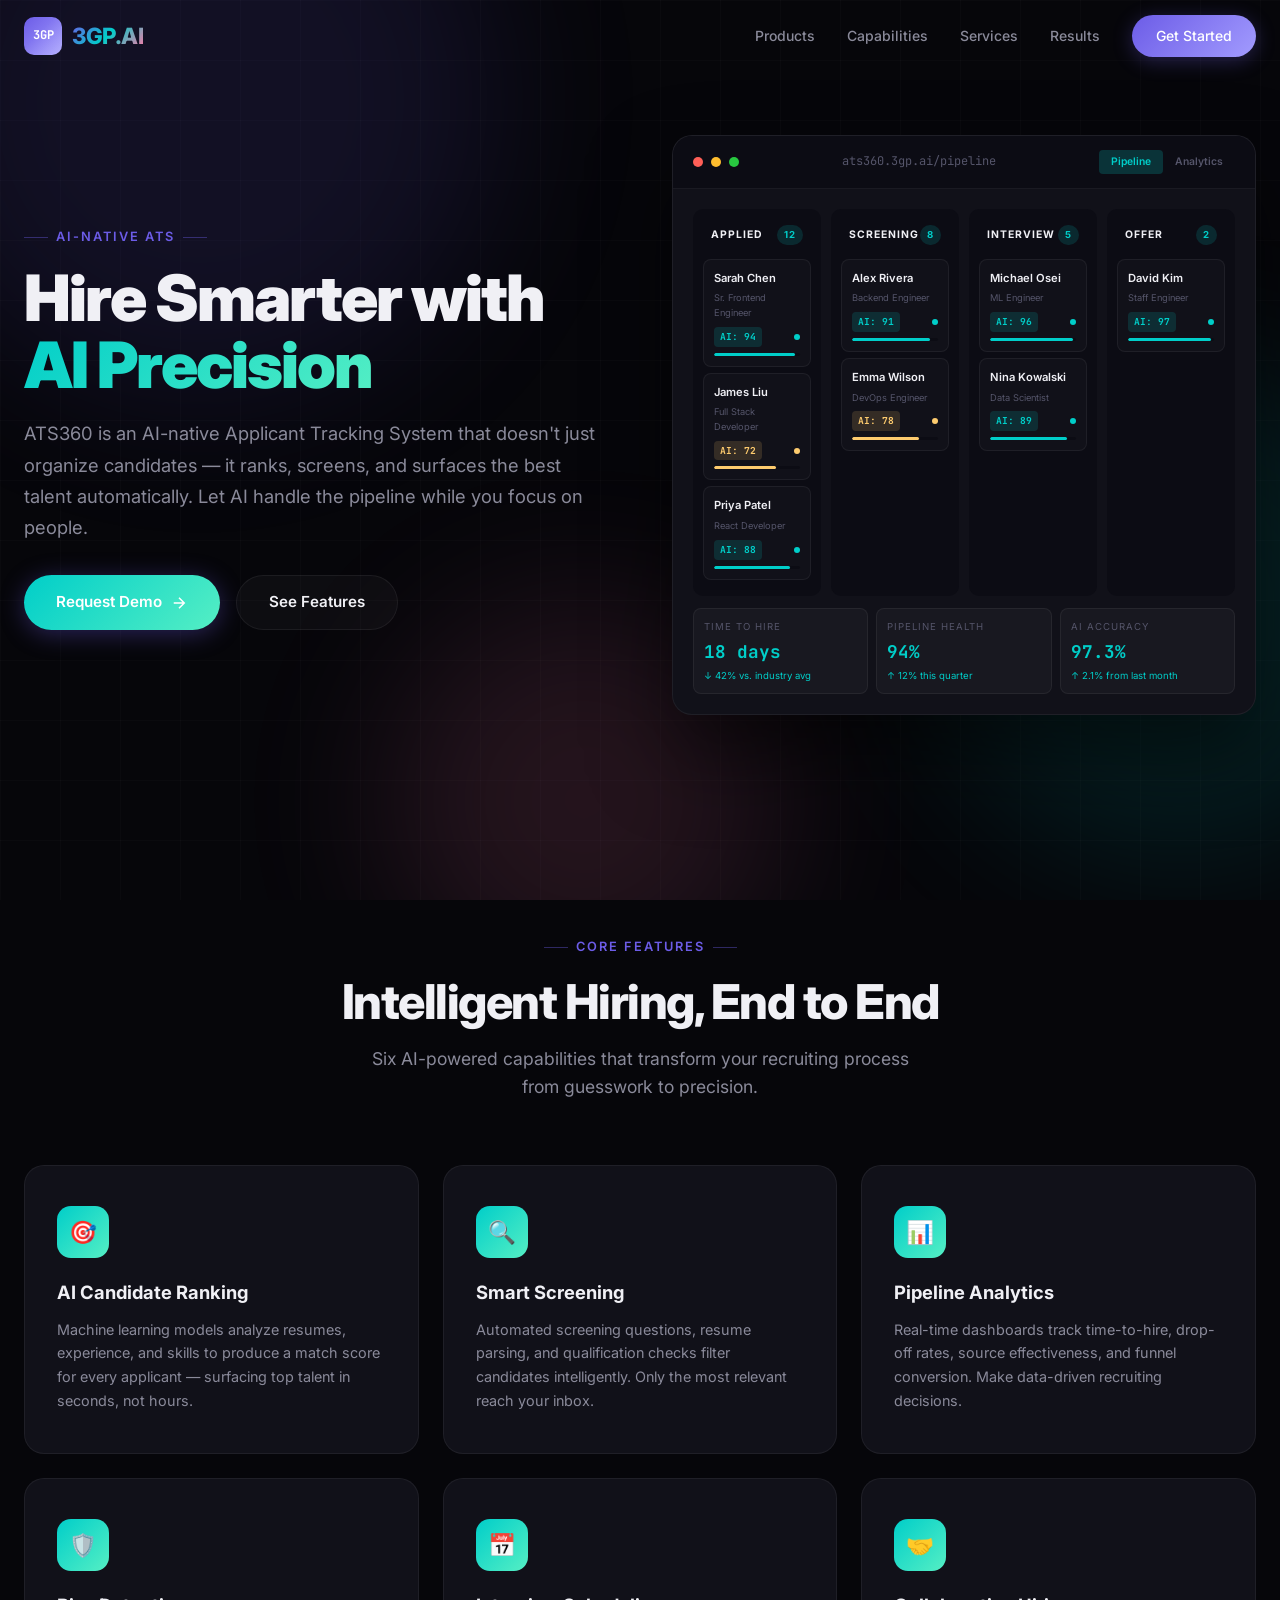
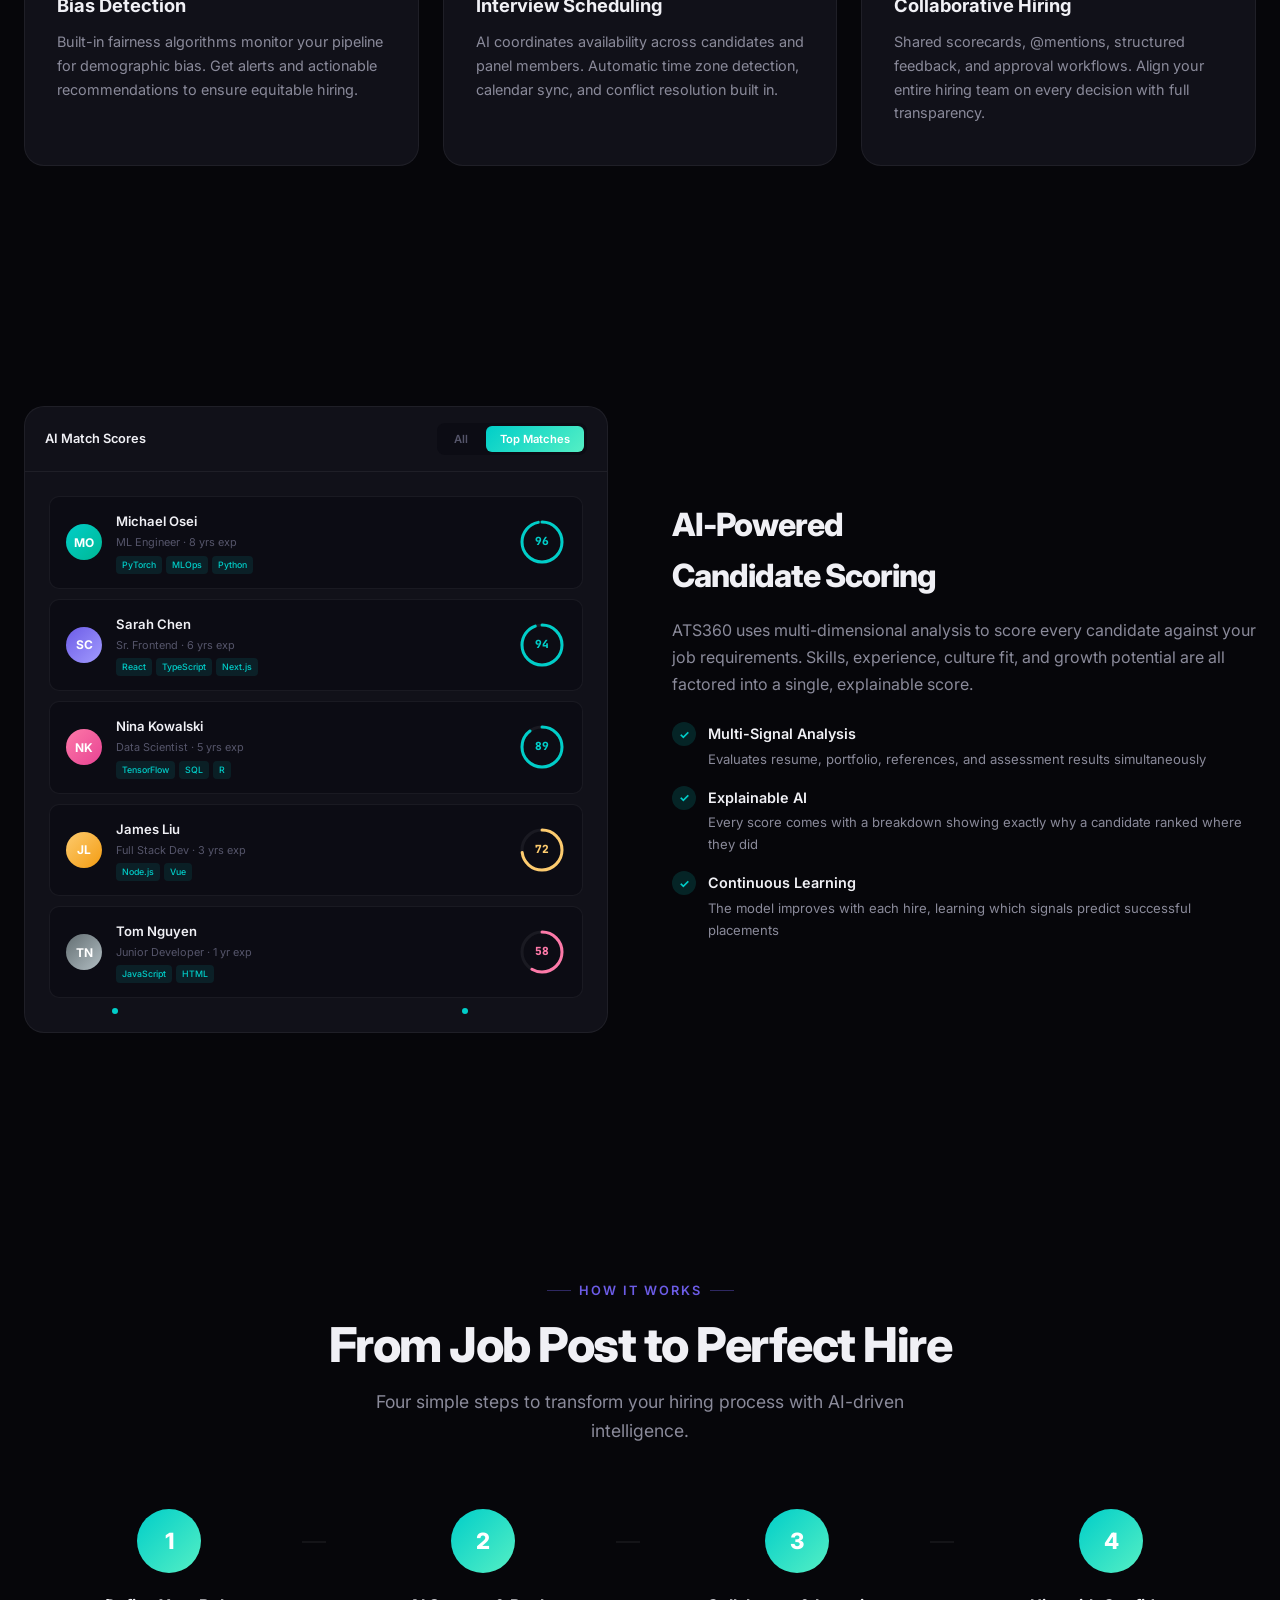
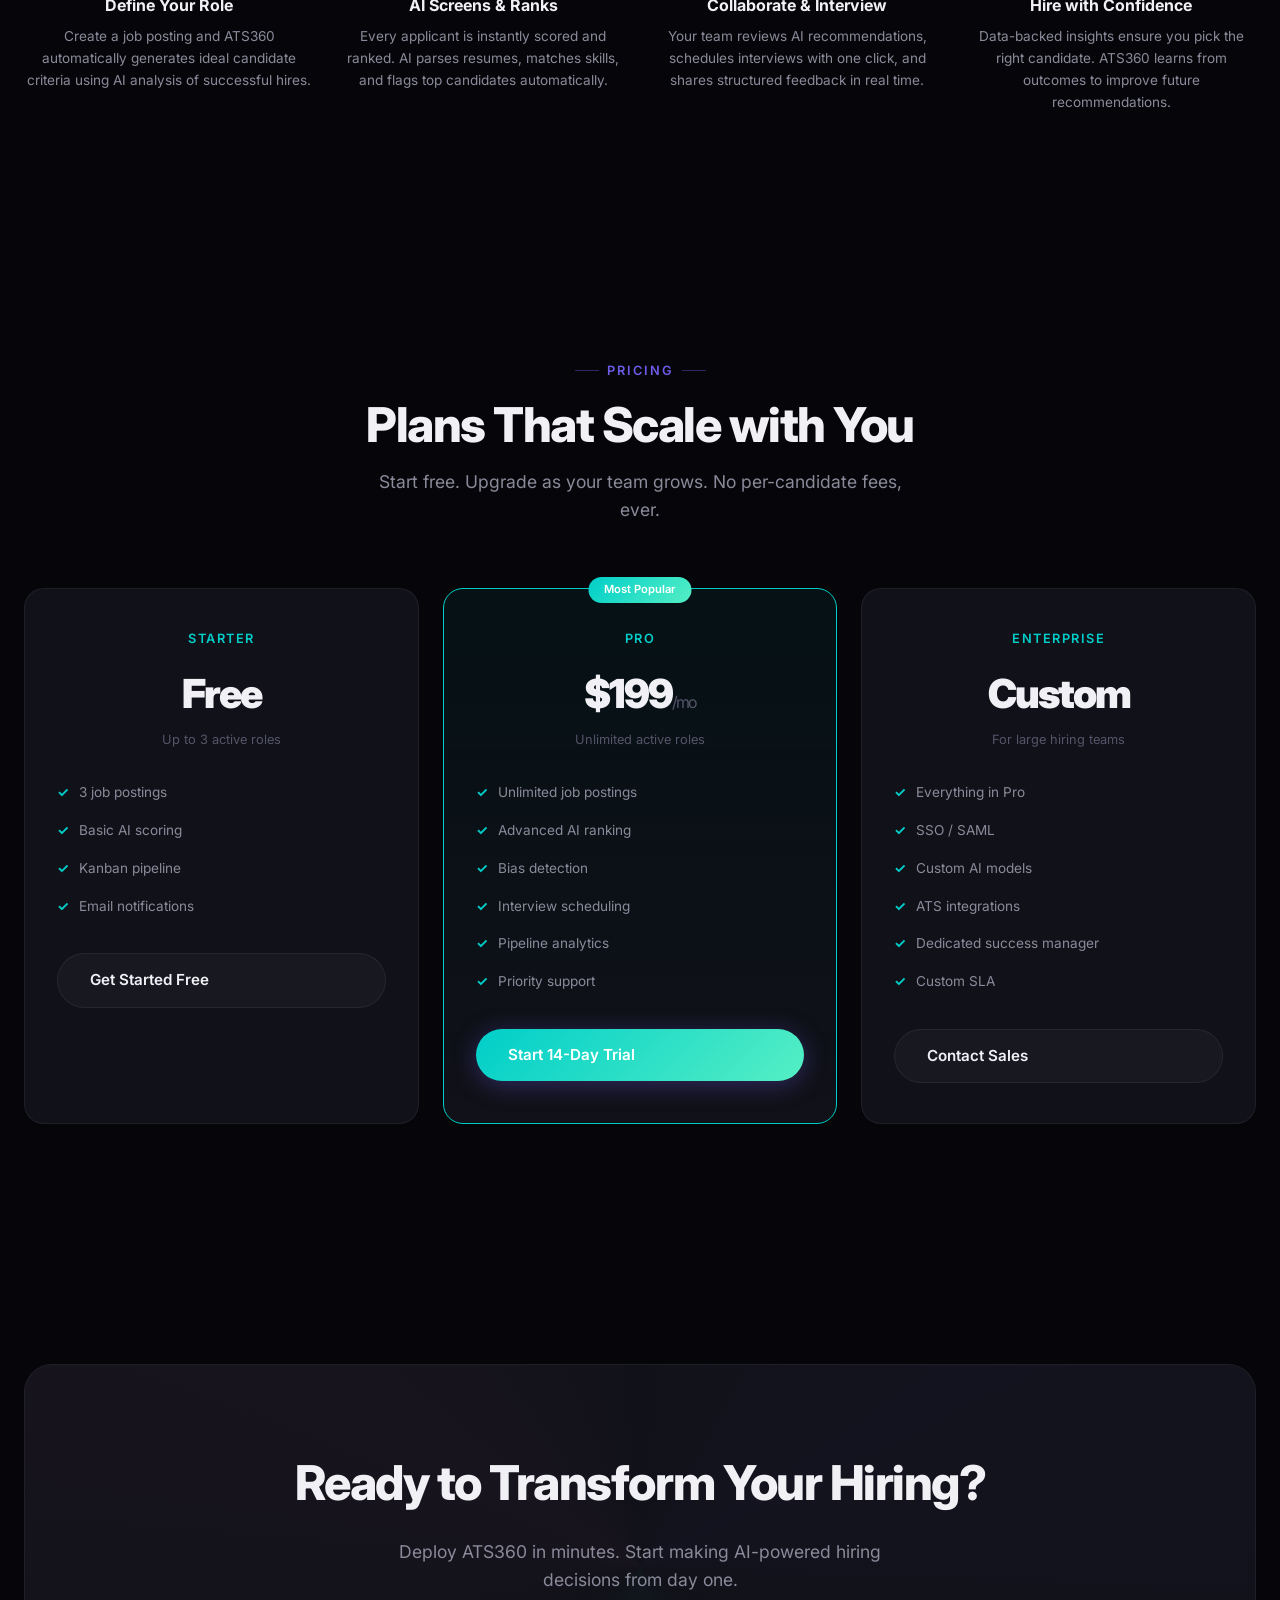
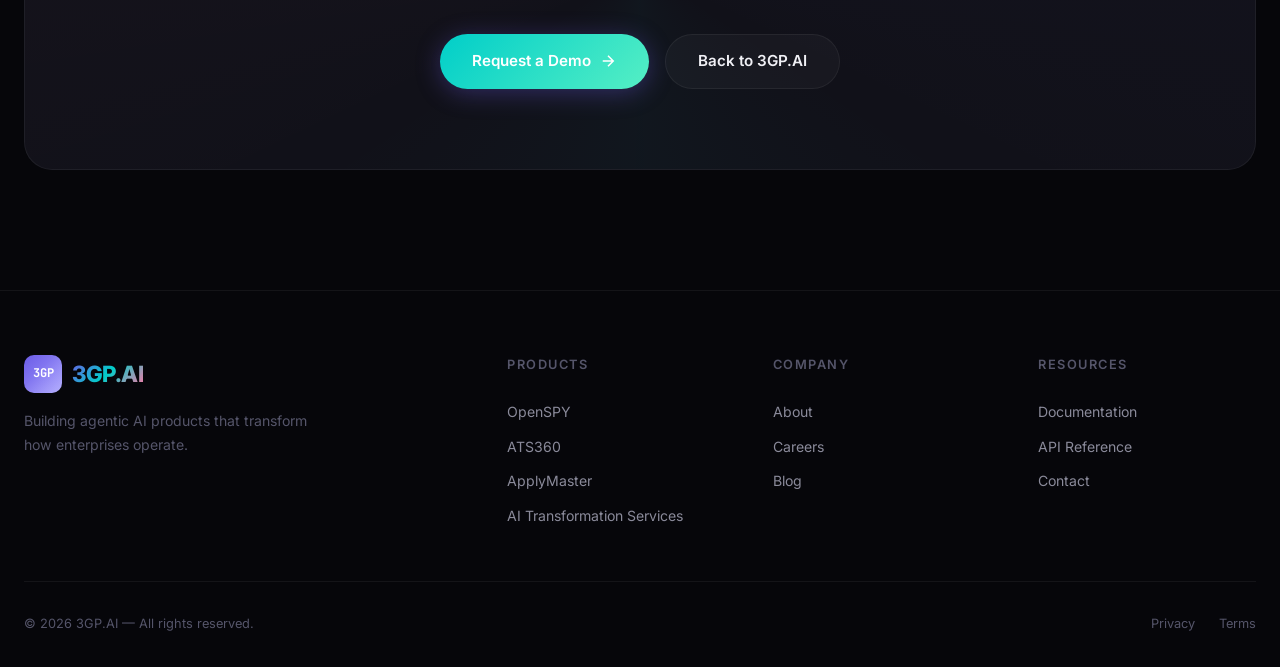
<file: ats360.html>
<!DOCTYPE html>
<html lang="en">
<head>
    <meta charset="UTF-8">
    <meta name="viewport" content="width=device-width, initial-scale=1.0">
    <title>ATS360 — AI-Native Applicant Tracking System | 3GP.AI</title>
    <meta name="description" content="ATS360 is an AI-powered Applicant Tracking System that ranks candidates, detects bias, and automates your hiring pipeline.">
    <link rel="icon" type="image/svg+xml" href="/images/favicon.svg">
    <link rel="preconnect" href="https://fonts.googleapis.com">
    <link rel="preconnect" href="https://fonts.gstatic.com" crossorigin>
    <link href="https://fonts.googleapis.com/css2?family=Inter:wght@300;400;500;600;700;800;900&family=JetBrains+Mono:wght@400;500;600&display=swap" rel="stylesheet">
    <link rel="stylesheet" href="/css/style.css">
    <style>
        /* Product Page Specific Styles */
        .product-hero { min-height: 90vh; display: flex; align-items: center; padding: 120px 0 80px; position: relative; z-index: 1; }
        .product-hero-grid { display: grid; grid-template-columns: 1fr 1fr; gap: 64px; align-items: center; }
        .product-hero-content .section-label { justify-content: flex-start; }
        .product-hero-content h1 { font-size: clamp(2.5rem, 5vw, 4rem); font-weight: 900; letter-spacing: -2px; line-height: 1.05; margin-bottom: 20px; }
        .product-hero-content h1 .gradient-text { background: var(--gradient-2); -webkit-background-clip: text; -webkit-text-fill-color: transparent; }
        .product-hero-content > p { font-size: 1.15rem; color: var(--text-secondary); line-height: 1.7; margin-bottom: 32px; }
        .product-hero-visual { position: relative; }

        /* Teal accent overrides */
        .teal-accent { color: var(--accent-2); }
        .teal-bg { background: var(--gradient-2); }

        /* Live Demo Mockup */
        .demo-window { background: var(--bg-card); border: 1px solid var(--border); border-radius: var(--radius-lg); overflow: hidden; box-shadow: 0 40px 80px rgba(0,0,0,0.5); }
        .demo-topbar { display: flex; align-items: center; gap: 8px; padding: 14px 20px; border-bottom: 1px solid var(--border); background: var(--bg-secondary); }
        .demo-topbar .mockup-dot { width: 10px; height: 10px; border-radius: 50%; }
        .demo-topbar .mockup-dot:nth-child(1) { background: #ff5f57; }
        .demo-topbar .mockup-dot:nth-child(2) { background: #ffbd2e; }
        .demo-topbar .mockup-dot:nth-child(3) { background: #28c840; }
        .demo-url { flex: 1; text-align: center; font-size: 0.75rem; color: var(--text-muted); font-family: var(--font-mono); }
        .demo-tabs { display: flex; gap: 0; margin-left: auto; }
        .demo-tab { padding: 4px 12px; font-size: 0.65rem; font-weight: 600; border-radius: 4px; color: var(--text-muted); }
        .demo-tab.active { background: rgba(0,206,201,0.2); color: var(--accent-2); }
        .demo-body { padding: 20px; min-height: 350px; position: relative; }

        /* Kanban Pipeline */
        .kanban-container { display: grid; grid-template-columns: repeat(4, 1fr); gap: 10px; }
        .kanban-column { background: var(--bg-secondary); border-radius: 10px; padding: 10px; min-height: 240px; }
        .kanban-header { font-size: 0.65rem; font-weight: 700; text-transform: uppercase; letter-spacing: 1px; padding: 6px 8px; margin-bottom: 8px; display: flex; align-items: center; justify-content: space-between; }
        .kanban-header .count { background: rgba(0,206,201,0.15); color: var(--accent-2); font-size: 0.6rem; padding: 2px 7px; border-radius: 50px; }
        .kanban-card { background: var(--bg-card); border: 1px solid var(--border); border-radius: 8px; padding: 10px; margin-bottom: 6px; transition: all 0.3s; cursor: default; }
        .kanban-card:hover { border-color: var(--accent-2); transform: translateY(-2px); box-shadow: 0 4px 12px rgba(0,206,201,0.15); }
        .kanban-card-name { font-size: 0.7rem; font-weight: 600; margin-bottom: 4px; }
        .kanban-card-role { font-size: 0.58rem; color: var(--text-muted); margin-bottom: 6px; }
        .kanban-card-footer { display: flex; align-items: center; justify-content: space-between; }
        .ai-score { font-size: 0.6rem; font-weight: 700; font-family: var(--font-mono); padding: 2px 6px; border-radius: 4px; }
        .ai-score.high { background: rgba(0,206,201,0.15); color: var(--accent-2); }
        .ai-score.mid { background: rgba(253,203,110,0.15); color: var(--accent-4); }
        .ai-score.low { background: rgba(253,121,168,0.15); color: var(--accent-3); }
        .kanban-card-status { width: 6px; height: 6px; border-radius: 50%; }

        /* Animated candidate flow */
        .kanban-card.flowing { animation: cardFlow 0.6s ease-out; }
        @keyframes cardFlow { 0% { opacity: 0; transform: translateX(-20px) scale(0.95); } 100% { opacity: 1; transform: translateX(0) scale(1); } }

        /* Progress bars in cards */
        .kanban-progress { height: 3px; border-radius: 2px; background: var(--bg-secondary); margin-top: 6px; overflow: hidden; }
        .kanban-progress-bar { height: 100%; border-radius: 2px; transition: width 1.5s ease-in-out; }

        /* Metrics panel */
        .demo-metrics { display: grid; grid-template-columns: repeat(3, 1fr); gap: 8px; margin-top: 12px; }
        .demo-metric-card { padding: 10px; border-radius: 8px; background: var(--bg-glass); border: 1px solid var(--border); }
        .demo-metric-label { font-size: 0.6rem; color: var(--text-muted); text-transform: uppercase; letter-spacing: 1px; }
        .demo-metric-value { font-size: 1.1rem; font-weight: 700; font-family: var(--font-mono); margin-top: 4px; }
        .demo-metric-change { font-size: 0.6rem; margin-top: 2px; }
        .text-green { color: var(--accent-2); }
        .text-red { color: var(--accent-3); }

        /* Features Section */
        .features-section { padding: 120px 0; }
        .features-grid { display: grid; grid-template-columns: repeat(3, 1fr); gap: 24px; }
        .feature-card { padding: 40px 32px; border-radius: var(--radius-lg); background: var(--bg-card); border: 1px solid var(--border); transition: var(--transition); position: relative; overflow: hidden; }
        .feature-card:hover { border-color: var(--border-hover); transform: translateY(-4px); box-shadow: var(--shadow-glow); }
        .feature-card::before { content: ''; position: absolute; top: 0; left: 0; right: 0; height: 3px; background: var(--gradient-2); opacity: 0; transition: var(--transition); }
        .feature-card:hover::before { opacity: 1; }
        .feature-icon { width: 52px; height: 52px; border-radius: 14px; background: var(--gradient-2); display: flex; align-items: center; justify-content: center; margin-bottom: 20px; font-size: 1.4rem; }
        .feature-card h3 { font-size: 1.15rem; font-weight: 700; margin-bottom: 10px; }
        .feature-card p { font-size: 0.9rem; color: var(--text-secondary); line-height: 1.65; }

        /* AI Scoring Showcase */
        .scoring-section { padding: 120px 0; }
        .scoring-grid { display: grid; grid-template-columns: 1fr 1fr; gap: 64px; align-items: center; }
        .scoring-demo { border-radius: var(--radius-lg); overflow: hidden; border: 1px solid var(--border); background: var(--bg-card); }
        .scoring-demo-header { padding: 16px 20px; border-bottom: 1px solid var(--border); display: flex; align-items: center; justify-content: space-between; }
        .scoring-demo-body { padding: 24px; min-height: 280px; position: relative; }

        /* Candidate scoring rows */
        .score-candidate { display: flex; align-items: center; gap: 14px; padding: 14px 16px; border-radius: 10px; margin-bottom: 10px; border: 1px solid var(--border); background: var(--bg-secondary); transition: all 0.3s; }
        .score-candidate:hover { border-color: var(--accent-2); }
        .score-avatar { width: 36px; height: 36px; border-radius: 50%; display: flex; align-items: center; justify-content: center; font-size: 0.75rem; font-weight: 700; color: #fff; flex-shrink: 0; }
        .score-info { flex: 1; }
        .score-name { font-size: 0.82rem; font-weight: 600; margin-bottom: 2px; }
        .score-role { font-size: 0.68rem; color: var(--text-muted); }
        .score-bar-container { flex: 1; max-width: 120px; }
        .score-bar-bg { height: 6px; border-radius: 3px; background: var(--bg-glass); overflow: hidden; }
        .score-bar-fill { height: 100%; border-radius: 3px; transition: width 2s ease-out; }
        .score-value { font-size: 0.85rem; font-weight: 800; font-family: var(--font-mono); min-width: 40px; text-align: right; }

        /* Animated skill tags */
        .score-tags { display: flex; gap: 4px; margin-top: 4px; }
        .score-tag { font-size: 0.55rem; padding: 2px 6px; border-radius: 4px; background: rgba(0,206,201,0.1); color: var(--accent-2); font-weight: 500; }

        /* Data flow dots */
        .data-flow-dot { position: absolute; width: 6px; height: 6px; border-radius: 50%; animation: flowDown 2s linear infinite; }
        @keyframes flowDown { 0% { top: 0; opacity: 0; } 20% { opacity: 1; } 80% { opacity: 1; } 100% { top: 100%; opacity: 0; } }

        /* Pulsing ring animation for scores */
        .score-ring { position: relative; width: 48px; height: 48px; flex-shrink: 0; }
        .score-ring svg { transform: rotate(-90deg); }
        .score-ring-value { position: absolute; inset: 0; display: flex; align-items: center; justify-content: center; font-size: 0.7rem; font-weight: 800; font-family: var(--font-mono); }
        .score-ring-circle { animation: ringDraw 2s ease-out forwards; }
        @keyframes ringDraw { 0% { stroke-dashoffset: 126; } }

        .scoring-content h3 { font-size: 2rem; font-weight: 800; letter-spacing: -1px; margin-bottom: 16px; }
        .scoring-content p { color: var(--text-secondary); font-size: 1rem; line-height: 1.7; margin-bottom: 24px; }
        .scoring-features { display: flex; flex-direction: column; gap: 16px; }
        .scoring-feature { display: flex; gap: 12px; align-items: start; }
        .scoring-feature-check { width: 24px; height: 24px; border-radius: 50%; background: rgba(0,206,201,0.15); display: flex; align-items: center; justify-content: center; flex-shrink: 0; color: var(--accent-2); font-size: 0.75rem; font-weight: 700; }
        .scoring-feature-text h5 { font-size: 0.9rem; font-weight: 600; margin-bottom: 2px; }
        .scoring-feature-text p { font-size: 0.82rem; color: var(--text-secondary); margin: 0; }

        /* How It Works */
        .how-section { padding: 120px 0; }
        .how-steps { display: grid; grid-template-columns: repeat(4, 1fr); gap: 24px; margin-top: 64px; }
        .how-step { text-align: center; position: relative; }
        .how-step::after { content: ''; position: absolute; top: 32px; right: -12px; width: 24px; height: 2px; background: var(--border); }
        .how-step:last-child::after { display: none; }
        .how-step-num { width: 64px; height: 64px; border-radius: 50%; background: var(--gradient-2); display: flex; align-items: center; justify-content: center; font-size: 1.4rem; font-weight: 800; margin: 0 auto 20px; color: #fff; }
        .how-step h4 { font-size: 1rem; font-weight: 700; margin-bottom: 8px; }
        .how-step p { font-size: 0.85rem; color: var(--text-secondary); line-height: 1.6; }

        /* Pricing Teaser */
        .pricing-section { padding: 120px 0; }
        .pricing-grid { display: grid; grid-template-columns: repeat(3, 1fr); gap: 24px; }
        .pricing-card { padding: 40px 32px; border-radius: var(--radius-lg); background: var(--bg-card); border: 1px solid var(--border); transition: var(--transition); text-align: center; }
        .pricing-card:hover { border-color: var(--border-hover); }
        .pricing-card.featured { border-color: var(--accent-2); background: linear-gradient(180deg, rgba(0,206,201,0.06), var(--bg-card)); }
        .pricing-card.featured::before { content: 'Most Popular'; position: absolute; top: -12px; left: 50%; transform: translateX(-50%); background: var(--gradient-2); color: #fff; font-size: 0.7rem; font-weight: 600; padding: 4px 16px; border-radius: 50px; }
        .pricing-tier { font-size: 0.8rem; font-weight: 600; text-transform: uppercase; letter-spacing: 1.5px; color: var(--accent-2); margin-bottom: 12px; }
        .pricing-price { font-size: 2.5rem; font-weight: 900; letter-spacing: -2px; margin-bottom: 4px; }
        .pricing-period { font-size: 0.8rem; color: var(--text-muted); margin-bottom: 24px; }
        .pricing-features { text-align: left; margin-bottom: 28px; }
        .pricing-feature { display: flex; align-items: center; gap: 10px; padding: 8px 0; font-size: 0.85rem; color: var(--text-secondary); }
        .pricing-feature::before { content: '\2713'; color: var(--accent-2); font-weight: 700; }
        .pricing-btn { width: 100%; }

        /* Responsive */
        @media (max-width: 1024px) { .product-hero-grid, .scoring-grid { grid-template-columns: 1fr; } .features-grid { grid-template-columns: 1fr 1fr; } .how-steps { grid-template-columns: 1fr 1fr; } .how-step::after { display: none; } .kanban-container { grid-template-columns: 1fr 1fr; } }
        @media (max-width: 768px) { .features-grid, .pricing-grid { grid-template-columns: 1fr; } .how-steps { grid-template-columns: 1fr; } .demo-metrics { grid-template-columns: 1fr; } .kanban-container { grid-template-columns: 1fr; } }
    </style>
</head>
<body>
    <div class="bg-grid"></div>
    <div class="bg-orbs"><div class="orb orb-1"></div><div class="orb orb-2"></div><div class="orb orb-3"></div></div>
    <div class="cursor-dot" id="cursorDot"></div>

    <!-- Navbar -->
    <nav class="navbar scrolled" id="navbar">
        <div class="navbar-inner">
            <a href="/" class="logo"><div class="logo-mark">3GP</div><div class="logo-text"><span>3GP.AI</span></div></a>
            <div class="nav-links" id="navLinks">
                <a href="/#products">Products</a>
                <a href="/#capabilities">Capabilities</a>
                <a href="/#transformation">Services</a>
                <a href="/#proof">Results</a>
                <a href="/#contact" class="nav-cta">Get Started</a>
            </div>
            <button class="mobile-toggle" id="mobileToggle" aria-label="Toggle menu"><span></span><span></span><span></span></button>
        </div>
    </nav>

    <!-- Product Hero -->
    <section class="product-hero">
        <div class="container">
            <div class="product-hero-grid">
                <div class="product-hero-content">
                    <div class="section-label" style="justify-content:flex-start;">AI-Native ATS</div>
                    <h1>Hire Smarter with<br><span class="gradient-text">AI Precision</span></h1>
                    <p>ATS360 is an AI-native Applicant Tracking System that doesn't just organize candidates — it ranks, screens, and surfaces the best talent automatically. Let AI handle the pipeline while you focus on people.</p>
                    <div class="hero-actions" style="justify-content:flex-start;">
                        <a href="/#contact" class="btn btn-primary" style="background:var(--gradient-2);">Request Demo <svg viewBox="0 0 24 24" fill="none" stroke="currentColor" stroke-width="2"><path d="M5 12h14M12 5l7 7-7 7"/></svg></a>
                        <a href="#features" class="btn btn-secondary">See Features</a>
                    </div>
                </div>
                <div class="product-hero-visual">
                    <div class="demo-window">
                        <div class="demo-topbar">
                            <span class="mockup-dot"></span><span class="mockup-dot"></span><span class="mockup-dot"></span>
                            <span class="demo-url">ats360.3gp.ai/pipeline</span>
                            <div class="demo-tabs">
                                <span class="demo-tab active">Pipeline</span>
                                <span class="demo-tab">Analytics</span>
                            </div>
                        </div>
                        <div class="demo-body">
                            <div class="kanban-container" id="kanbanBoard">
                                <!-- Applied Column -->
                                <div class="kanban-column">
                                    <div class="kanban-header">Applied <span class="count">12</span></div>
                                    <div class="kanban-card flowing" style="animation-delay: 0.1s;">
                                        <div class="kanban-card-name">Sarah Chen</div>
                                        <div class="kanban-card-role">Sr. Frontend Engineer</div>
                                        <div class="kanban-card-footer">
                                            <span class="ai-score high">AI: 94</span>
                                            <span class="kanban-card-status" style="background:var(--accent-2);"></span>
                                        </div>
                                        <div class="kanban-progress"><div class="kanban-progress-bar" style="width:94%;background:var(--accent-2);"></div></div>
                                    </div>
                                    <div class="kanban-card flowing" style="animation-delay: 0.3s;">
                                        <div class="kanban-card-name">James Liu</div>
                                        <div class="kanban-card-role">Full Stack Developer</div>
                                        <div class="kanban-card-footer">
                                            <span class="ai-score mid">AI: 72</span>
                                            <span class="kanban-card-status" style="background:var(--accent-4);"></span>
                                        </div>
                                        <div class="kanban-progress"><div class="kanban-progress-bar" style="width:72%;background:var(--accent-4);"></div></div>
                                    </div>
                                    <div class="kanban-card flowing" style="animation-delay: 0.5s;">
                                        <div class="kanban-card-name">Priya Patel</div>
                                        <div class="kanban-card-role">React Developer</div>
                                        <div class="kanban-card-footer">
                                            <span class="ai-score high">AI: 88</span>
                                            <span class="kanban-card-status" style="background:var(--accent-2);"></span>
                                        </div>
                                        <div class="kanban-progress"><div class="kanban-progress-bar" style="width:88%;background:var(--accent-2);"></div></div>
                                    </div>
                                </div>
                                <!-- Screening Column -->
                                <div class="kanban-column">
                                    <div class="kanban-header">Screening <span class="count">8</span></div>
                                    <div class="kanban-card flowing" style="animation-delay: 0.2s;">
                                        <div class="kanban-card-name">Alex Rivera</div>
                                        <div class="kanban-card-role">Backend Engineer</div>
                                        <div class="kanban-card-footer">
                                            <span class="ai-score high">AI: 91</span>
                                            <span class="kanban-card-status" style="background:var(--accent-2);"></span>
                                        </div>
                                        <div class="kanban-progress"><div class="kanban-progress-bar" style="width:91%;background:var(--accent-2);"></div></div>
                                    </div>
                                    <div class="kanban-card flowing" style="animation-delay: 0.4s;">
                                        <div class="kanban-card-name">Emma Wilson</div>
                                        <div class="kanban-card-role">DevOps Engineer</div>
                                        <div class="kanban-card-footer">
                                            <span class="ai-score mid">AI: 78</span>
                                            <span class="kanban-card-status" style="background:var(--accent-4);"></span>
                                        </div>
                                        <div class="kanban-progress"><div class="kanban-progress-bar" style="width:78%;background:var(--accent-4);"></div></div>
                                    </div>
                                </div>
                                <!-- Interview Column -->
                                <div class="kanban-column">
                                    <div class="kanban-header">Interview <span class="count">5</span></div>
                                    <div class="kanban-card flowing" style="animation-delay: 0.3s;">
                                        <div class="kanban-card-name">Michael Osei</div>
                                        <div class="kanban-card-role">ML Engineer</div>
                                        <div class="kanban-card-footer">
                                            <span class="ai-score high">AI: 96</span>
                                            <span class="kanban-card-status" style="background:var(--accent-2);"></span>
                                        </div>
                                        <div class="kanban-progress"><div class="kanban-progress-bar" style="width:96%;background:var(--accent-2);"></div></div>
                                    </div>
                                    <div class="kanban-card flowing" style="animation-delay: 0.5s;">
                                        <div class="kanban-card-name">Nina Kowalski</div>
                                        <div class="kanban-card-role">Data Scientist</div>
                                        <div class="kanban-card-footer">
                                            <span class="ai-score high">AI: 89</span>
                                            <span class="kanban-card-status" style="background:var(--accent-2);"></span>
                                        </div>
                                        <div class="kanban-progress"><div class="kanban-progress-bar" style="width:89%;background:var(--accent-2);"></div></div>
                                    </div>
                                </div>
                                <!-- Offer Column -->
                                <div class="kanban-column">
                                    <div class="kanban-header">Offer <span class="count">2</span></div>
                                    <div class="kanban-card flowing" style="animation-delay: 0.4s;">
                                        <div class="kanban-card-name">David Kim</div>
                                        <div class="kanban-card-role">Staff Engineer</div>
                                        <div class="kanban-card-footer">
                                            <span class="ai-score high">AI: 97</span>
                                            <span class="kanban-card-status" style="background:var(--accent-2);"></span>
                                        </div>
                                        <div class="kanban-progress"><div class="kanban-progress-bar" style="width:97%;background:var(--accent-2);"></div></div>
                                    </div>
                                </div>
                            </div>
                            <div class="demo-metrics">
                                <div class="demo-metric-card">
                                    <div class="demo-metric-label">Time to Hire</div>
                                    <div class="demo-metric-value text-green">18 days</div>
                                    <div class="demo-metric-change text-green">&darr; 42% vs. industry avg</div>
                                </div>
                                <div class="demo-metric-card">
                                    <div class="demo-metric-label">Pipeline Health</div>
                                    <div class="demo-metric-value text-green">94%</div>
                                    <div class="demo-metric-change text-green">&uarr; 12% this quarter</div>
                                </div>
                                <div class="demo-metric-card">
                                    <div class="demo-metric-label">AI Accuracy</div>
                                    <div class="demo-metric-value" style="color:var(--accent-2);">97.3%</div>
                                    <div class="demo-metric-change text-green">&uarr; 2.1% from last month</div>
                                </div>
                            </div>
                        </div>
                    </div>
                </div>
            </div>
        </div>
    </section>

    <!-- Features -->
    <section class="features-section" id="features">
        <div class="container">
            <div class="section-header reveal">
                <div class="section-label">Core Features</div>
                <h2 class="section-title">Intelligent Hiring, End to End</h2>
                <p class="section-desc">Six AI-powered capabilities that transform your recruiting process from guesswork to precision.</p>
            </div>
            <div class="features-grid">
                <div class="feature-card reveal">
                    <div class="feature-icon">&#x1f3af;</div>
                    <h3>AI Candidate Ranking</h3>
                    <p>Machine learning models analyze resumes, experience, and skills to produce a match score for every applicant — surfacing top talent in seconds, not hours.</p>
                </div>
                <div class="feature-card reveal">
                    <div class="feature-icon">&#x1f50d;</div>
                    <h3>Smart Screening</h3>
                    <p>Automated screening questions, resume parsing, and qualification checks filter candidates intelligently. Only the most relevant reach your inbox.</p>
                </div>
                <div class="feature-card reveal">
                    <div class="feature-icon">&#x1f4ca;</div>
                    <h3>Pipeline Analytics</h3>
                    <p>Real-time dashboards track time-to-hire, drop-off rates, source effectiveness, and funnel conversion. Make data-driven recruiting decisions.</p>
                </div>
                <div class="feature-card reveal">
                    <div class="feature-icon">&#x1f6e1;&#xfe0f;</div>
                    <h3>Bias Detection</h3>
                    <p>Built-in fairness algorithms monitor your pipeline for demographic bias. Get alerts and actionable recommendations to ensure equitable hiring.</p>
                </div>
                <div class="feature-card reveal">
                    <div class="feature-icon">&#x1f4c5;</div>
                    <h3>Interview Scheduling</h3>
                    <p>AI coordinates availability across candidates and panel members. Automatic time zone detection, calendar sync, and conflict resolution built in.</p>
                </div>
                <div class="feature-card reveal">
                    <div class="feature-icon">&#x1f91d;</div>
                    <h3>Collaborative Hiring</h3>
                    <p>Shared scorecards, @mentions, structured feedback, and approval workflows. Align your entire hiring team on every decision with full transparency.</p>
                </div>
            </div>
        </div>
    </section>

    <!-- AI Scoring Showcase -->
    <section class="scoring-section">
        <div class="container">
            <div class="scoring-grid reveal">
                <div class="scoring-demo">
                    <div class="scoring-demo-header">
                        <span style="font-size:0.8rem;font-weight:600;">AI Match Scores</span>
                        <div style="display:flex;gap:4px;padding:3px;border-radius:8px;background:var(--bg-secondary);">
                            <button style="padding:6px 14px;border-radius:6px;font-size:0.7rem;font-weight:600;cursor:pointer;color:var(--text-muted);background:none;border:none;" onclick="filterCandidates('all')" id="filterAll">All</button>
                            <button style="padding:6px 14px;border-radius:6px;font-size:0.7rem;font-weight:600;cursor:pointer;background:var(--gradient-2);color:#fff;border:none;" onclick="filterCandidates('top')" id="filterTop">Top Matches</button>
                        </div>
                    </div>
                    <div class="scoring-demo-body" id="scoringDemo">
                        <div class="score-candidate" data-score="96">
                            <div class="score-avatar" style="background:linear-gradient(135deg,#00cec9,#00b894);">MO</div>
                            <div class="score-info">
                                <div class="score-name">Michael Osei</div>
                                <div class="score-role">ML Engineer &middot; 8 yrs exp</div>
                                <div class="score-tags"><span class="score-tag">PyTorch</span><span class="score-tag">MLOps</span><span class="score-tag">Python</span></div>
                            </div>
                            <div class="score-ring">
                                <svg width="48" height="48" viewBox="0 0 48 48">
                                    <circle cx="24" cy="24" r="20" fill="none" stroke="var(--border)" stroke-width="3"/>
                                    <circle cx="24" cy="24" r="20" fill="none" stroke="var(--accent-2)" stroke-width="3" stroke-dasharray="126" stroke-dashoffset="5" class="score-ring-circle" stroke-linecap="round"/>
                                </svg>
                                <div class="score-ring-value text-green">96</div>
                            </div>
                        </div>
                        <div class="score-candidate" data-score="94">
                            <div class="score-avatar" style="background:linear-gradient(135deg,#6c5ce7,#a29bfe);">SC</div>
                            <div class="score-info">
                                <div class="score-name">Sarah Chen</div>
                                <div class="score-role">Sr. Frontend &middot; 6 yrs exp</div>
                                <div class="score-tags"><span class="score-tag">React</span><span class="score-tag">TypeScript</span><span class="score-tag">Next.js</span></div>
                            </div>
                            <div class="score-ring">
                                <svg width="48" height="48" viewBox="0 0 48 48">
                                    <circle cx="24" cy="24" r="20" fill="none" stroke="var(--border)" stroke-width="3"/>
                                    <circle cx="24" cy="24" r="20" fill="none" stroke="var(--accent-2)" stroke-width="3" stroke-dasharray="126" stroke-dashoffset="8" class="score-ring-circle" stroke-linecap="round" style="animation-delay:0.3s;"/>
                                </svg>
                                <div class="score-ring-value text-green">94</div>
                            </div>
                        </div>
                        <div class="score-candidate" data-score="89">
                            <div class="score-avatar" style="background:linear-gradient(135deg,#fd79a8,#e84393);">NK</div>
                            <div class="score-info">
                                <div class="score-name">Nina Kowalski</div>
                                <div class="score-role">Data Scientist &middot; 5 yrs exp</div>
                                <div class="score-tags"><span class="score-tag">TensorFlow</span><span class="score-tag">SQL</span><span class="score-tag">R</span></div>
                            </div>
                            <div class="score-ring">
                                <svg width="48" height="48" viewBox="0 0 48 48">
                                    <circle cx="24" cy="24" r="20" fill="none" stroke="var(--border)" stroke-width="3"/>
                                    <circle cx="24" cy="24" r="20" fill="none" stroke="var(--accent-2)" stroke-width="3" stroke-dasharray="126" stroke-dashoffset="14" class="score-ring-circle" stroke-linecap="round" style="animation-delay:0.6s;"/>
                                </svg>
                                <div class="score-ring-value text-green">89</div>
                            </div>
                        </div>
                        <div class="score-candidate" data-score="72" id="lowScore1">
                            <div class="score-avatar" style="background:linear-gradient(135deg,#fdcb6e,#f39c12);">JL</div>
                            <div class="score-info">
                                <div class="score-name">James Liu</div>
                                <div class="score-role">Full Stack Dev &middot; 3 yrs exp</div>
                                <div class="score-tags"><span class="score-tag">Node.js</span><span class="score-tag">Vue</span></div>
                            </div>
                            <div class="score-ring">
                                <svg width="48" height="48" viewBox="0 0 48 48">
                                    <circle cx="24" cy="24" r="20" fill="none" stroke="var(--border)" stroke-width="3"/>
                                    <circle cx="24" cy="24" r="20" fill="none" stroke="var(--accent-4)" stroke-width="3" stroke-dasharray="126" stroke-dashoffset="35" class="score-ring-circle" stroke-linecap="round" style="animation-delay:0.9s;"/>
                                </svg>
                                <div class="score-ring-value" style="color:var(--accent-4);">72</div>
                            </div>
                        </div>
                        <div class="score-candidate" data-score="58" id="lowScore2">
                            <div class="score-avatar" style="background:linear-gradient(135deg,#636e72,#b2bec3);">TN</div>
                            <div class="score-info">
                                <div class="score-name">Tom Nguyen</div>
                                <div class="score-role">Junior Developer &middot; 1 yr exp</div>
                                <div class="score-tags"><span class="score-tag">JavaScript</span><span class="score-tag">HTML</span></div>
                            </div>
                            <div class="score-ring">
                                <svg width="48" height="48" viewBox="0 0 48 48">
                                    <circle cx="24" cy="24" r="20" fill="none" stroke="var(--border)" stroke-width="3"/>
                                    <circle cx="24" cy="24" r="20" fill="none" stroke="var(--accent-3)" stroke-width="3" stroke-dasharray="126" stroke-dashoffset="53" class="score-ring-circle" stroke-linecap="round" style="animation-delay:1.2s;"/>
                                </svg>
                                <div class="score-ring-value" style="color:var(--accent-3);">58</div>
                            </div>
                        </div>
                        <div class="data-flow-dot" style="left:15%;background:var(--accent-2);"></div>
                        <div class="data-flow-dot" style="left:75%;background:var(--accent-2);animation-delay:-0.7s;"></div>
                    </div>
                </div>
                <div class="scoring-content">
                    <h3>AI-Powered<br>Candidate Scoring</h3>
                    <p>ATS360 uses multi-dimensional analysis to score every candidate against your job requirements. Skills, experience, culture fit, and growth potential are all factored into a single, explainable score.</p>
                    <div class="scoring-features">
                        <div class="scoring-feature">
                            <div class="scoring-feature-check">&#x2713;</div>
                            <div class="scoring-feature-text"><h5>Multi-Signal Analysis</h5><p>Evaluates resume, portfolio, references, and assessment results simultaneously</p></div>
                        </div>
                        <div class="scoring-feature">
                            <div class="scoring-feature-check">&#x2713;</div>
                            <div class="scoring-feature-text"><h5>Explainable AI</h5><p>Every score comes with a breakdown showing exactly why a candidate ranked where they did</p></div>
                        </div>
                        <div class="scoring-feature">
                            <div class="scoring-feature-check">&#x2713;</div>
                            <div class="scoring-feature-text"><h5>Continuous Learning</h5><p>The model improves with each hire, learning which signals predict successful placements</p></div>
                        </div>
                    </div>
                </div>
            </div>
        </div>
    </section>

    <!-- How It Works -->
    <section class="how-section">
        <div class="container">
            <div class="section-header reveal">
                <div class="section-label">How It Works</div>
                <h2 class="section-title">From Job Post to Perfect Hire</h2>
                <p class="section-desc">Four simple steps to transform your hiring process with AI-driven intelligence.</p>
            </div>
            <div class="how-steps reveal">
                <div class="how-step">
                    <div class="how-step-num">1</div>
                    <h4>Define Your Role</h4>
                    <p>Create a job posting and ATS360 automatically generates ideal candidate criteria using AI analysis of successful hires.</p>
                </div>
                <div class="how-step">
                    <div class="how-step-num">2</div>
                    <h4>AI Screens &amp; Ranks</h4>
                    <p>Every applicant is instantly scored and ranked. AI parses resumes, matches skills, and flags top candidates automatically.</p>
                </div>
                <div class="how-step">
                    <div class="how-step-num">3</div>
                    <h4>Collaborate &amp; Interview</h4>
                    <p>Your team reviews AI recommendations, schedules interviews with one click, and shares structured feedback in real time.</p>
                </div>
                <div class="how-step">
                    <div class="how-step-num">4</div>
                    <h4>Hire with Confidence</h4>
                    <p>Data-backed insights ensure you pick the right candidate. ATS360 learns from outcomes to improve future recommendations.</p>
                </div>
            </div>
        </div>
    </section>

    <!-- Pricing -->
    <section class="pricing-section">
        <div class="container">
            <div class="section-header reveal">
                <div class="section-label">Pricing</div>
                <h2 class="section-title">Plans That Scale with You</h2>
                <p class="section-desc">Start free. Upgrade as your team grows. No per-candidate fees, ever.</p>
            </div>
            <div class="pricing-grid reveal">
                <div class="pricing-card">
                    <div class="pricing-tier">Starter</div>
                    <div class="pricing-price">Free</div>
                    <div class="pricing-period">Up to 3 active roles</div>
                    <div class="pricing-features">
                        <div class="pricing-feature">3 job postings</div>
                        <div class="pricing-feature">Basic AI scoring</div>
                        <div class="pricing-feature">Kanban pipeline</div>
                        <div class="pricing-feature">Email notifications</div>
                    </div>
                    <a href="/#contact" class="btn btn-secondary pricing-btn">Get Started Free</a>
                </div>
                <div class="pricing-card featured" style="position:relative;">
                    <div class="pricing-tier">Pro</div>
                    <div class="pricing-price">$199<span style="font-size:1rem;font-weight:400;color:var(--text-muted);">/mo</span></div>
                    <div class="pricing-period">Unlimited active roles</div>
                    <div class="pricing-features">
                        <div class="pricing-feature">Unlimited job postings</div>
                        <div class="pricing-feature">Advanced AI ranking</div>
                        <div class="pricing-feature">Bias detection</div>
                        <div class="pricing-feature">Interview scheduling</div>
                        <div class="pricing-feature">Pipeline analytics</div>
                        <div class="pricing-feature">Priority support</div>
                    </div>
                    <a href="/#contact" class="btn btn-primary pricing-btn" style="background:var(--gradient-2);">Start 14-Day Trial</a>
                </div>
                <div class="pricing-card">
                    <div class="pricing-tier">Enterprise</div>
                    <div class="pricing-price">Custom</div>
                    <div class="pricing-period">For large hiring teams</div>
                    <div class="pricing-features">
                        <div class="pricing-feature">Everything in Pro</div>
                        <div class="pricing-feature">SSO / SAML</div>
                        <div class="pricing-feature">Custom AI models</div>
                        <div class="pricing-feature">ATS integrations</div>
                        <div class="pricing-feature">Dedicated success manager</div>
                        <div class="pricing-feature">Custom SLA</div>
                    </div>
                    <a href="/#contact" class="btn btn-secondary pricing-btn">Contact Sales</a>
                </div>
            </div>
        </div>
    </section>

    <!-- CTA -->
    <section class="cta" style="padding:120px 0;">
        <div class="container">
            <div class="cta-box reveal">
                <h2>Ready to Transform Your Hiring?</h2>
                <p>Deploy ATS360 in minutes. Start making AI-powered hiring decisions from day one.</p>
                <div class="hero-actions">
                    <a href="/#contact" class="btn btn-primary" style="background:var(--gradient-2);">Request a Demo <svg viewBox="0 0 24 24" fill="none" stroke="currentColor" stroke-width="2"><path d="M5 12h14M12 5l7 7-7 7"/></svg></a>
                    <a href="/" class="btn btn-secondary">Back to 3GP.AI</a>
                </div>
            </div>
        </div>
    </section>

    <!-- Footer -->
    <footer class="footer">
        <div class="container">
            <div class="footer-grid">
                <div class="footer-brand">
                    <a href="/" class="logo"><div class="logo-mark">3GP</div><div class="logo-text"><span>3GP.AI</span></div></a>
                    <p>Building agentic AI products that transform how enterprises operate.</p>
                </div>
                <div class="footer-col"><h5>Products</h5><a href="/openspy">OpenSPY</a><a href="/ats360">ATS360</a><a href="/applymaster">ApplyMaster</a><a href="/consultancy">AI Transformation Services</a></div>
                <div class="footer-col"><h5>Company</h5><a href="/about">About</a><a href="#">Careers</a><a href="#">Blog</a></div>
                <div class="footer-col"><h5>Resources</h5><a href="#">Documentation</a><a href="#">API Reference</a><a href="/#contact">Contact</a></div>
            </div>
            <div class="footer-bottom"><span>&copy; 2026 3GP.AI — All rights reserved.</span><div class="footer-bottom-links"><a href="/privacy">Privacy</a><a href="/terms">Terms</a></div></div>
        </div>
    </footer>

    <script src="/js/main.js"></script>
    <script>
        // Filter candidates in scoring demo
        function filterCandidates(mode) {
            var filterAll = document.getElementById('filterAll');
            var filterTop = document.getElementById('filterTop');
            var low1 = document.getElementById('lowScore1');
            var low2 = document.getElementById('lowScore2');
            if (mode === 'top') {
                filterTop.style.background = 'var(--gradient-2)';
                filterTop.style.color = '#fff';
                filterAll.style.background = 'none';
                filterAll.style.color = 'var(--text-muted)';
                if (low1) { low1.style.opacity = '0.3'; low1.style.transform = 'scale(0.97)'; }
                if (low2) { low2.style.opacity = '0.3'; low2.style.transform = 'scale(0.97)'; }
            } else {
                filterAll.style.background = 'var(--gradient-2)';
                filterAll.style.color = '#fff';
                filterTop.style.background = 'none';
                filterTop.style.color = 'var(--text-muted)';
                if (low1) { low1.style.opacity = '1'; low1.style.transform = 'scale(1)'; }
                if (low2) { low2.style.opacity = '1'; low2.style.transform = 'scale(1)'; }
            }
        }

        // Animate kanban cards periodically to simulate flow
        (function() {
            var cards = document.querySelectorAll('.kanban-card');
            setInterval(function() {
                var idx = Math.floor(Math.random() * cards.length);
                cards[idx].style.transition = 'all 0.4s';
                cards[idx].style.boxShadow = '0 0 20px rgba(0,206,201,0.25)';
                cards[idx].style.borderColor = 'var(--accent-2)';
                setTimeout(function() {
                    cards[idx].style.boxShadow = '';
                    cards[idx].style.borderColor = 'var(--border)';
                }, 1200);
            }, 2500);
        })();

        // Animate progress bars on scroll
        (function() {
            var observed = false;
            var observer = new IntersectionObserver(function(entries) {
                entries.forEach(function(entry) {
                    if (entry.isIntersecting && !observed) {
                        observed = true;
                        document.querySelectorAll('.kanban-progress-bar').forEach(function(bar) {
                            var w = bar.style.width;
                            bar.style.width = '0%';
                            setTimeout(function() { bar.style.width = w; }, 200);
                        });
                    }
                });
            }, { threshold: 0.3 });
            var board = document.getElementById('kanbanBoard');
            if (board) observer.observe(board);
        })();
    </script>
</body>
</html>
</file>
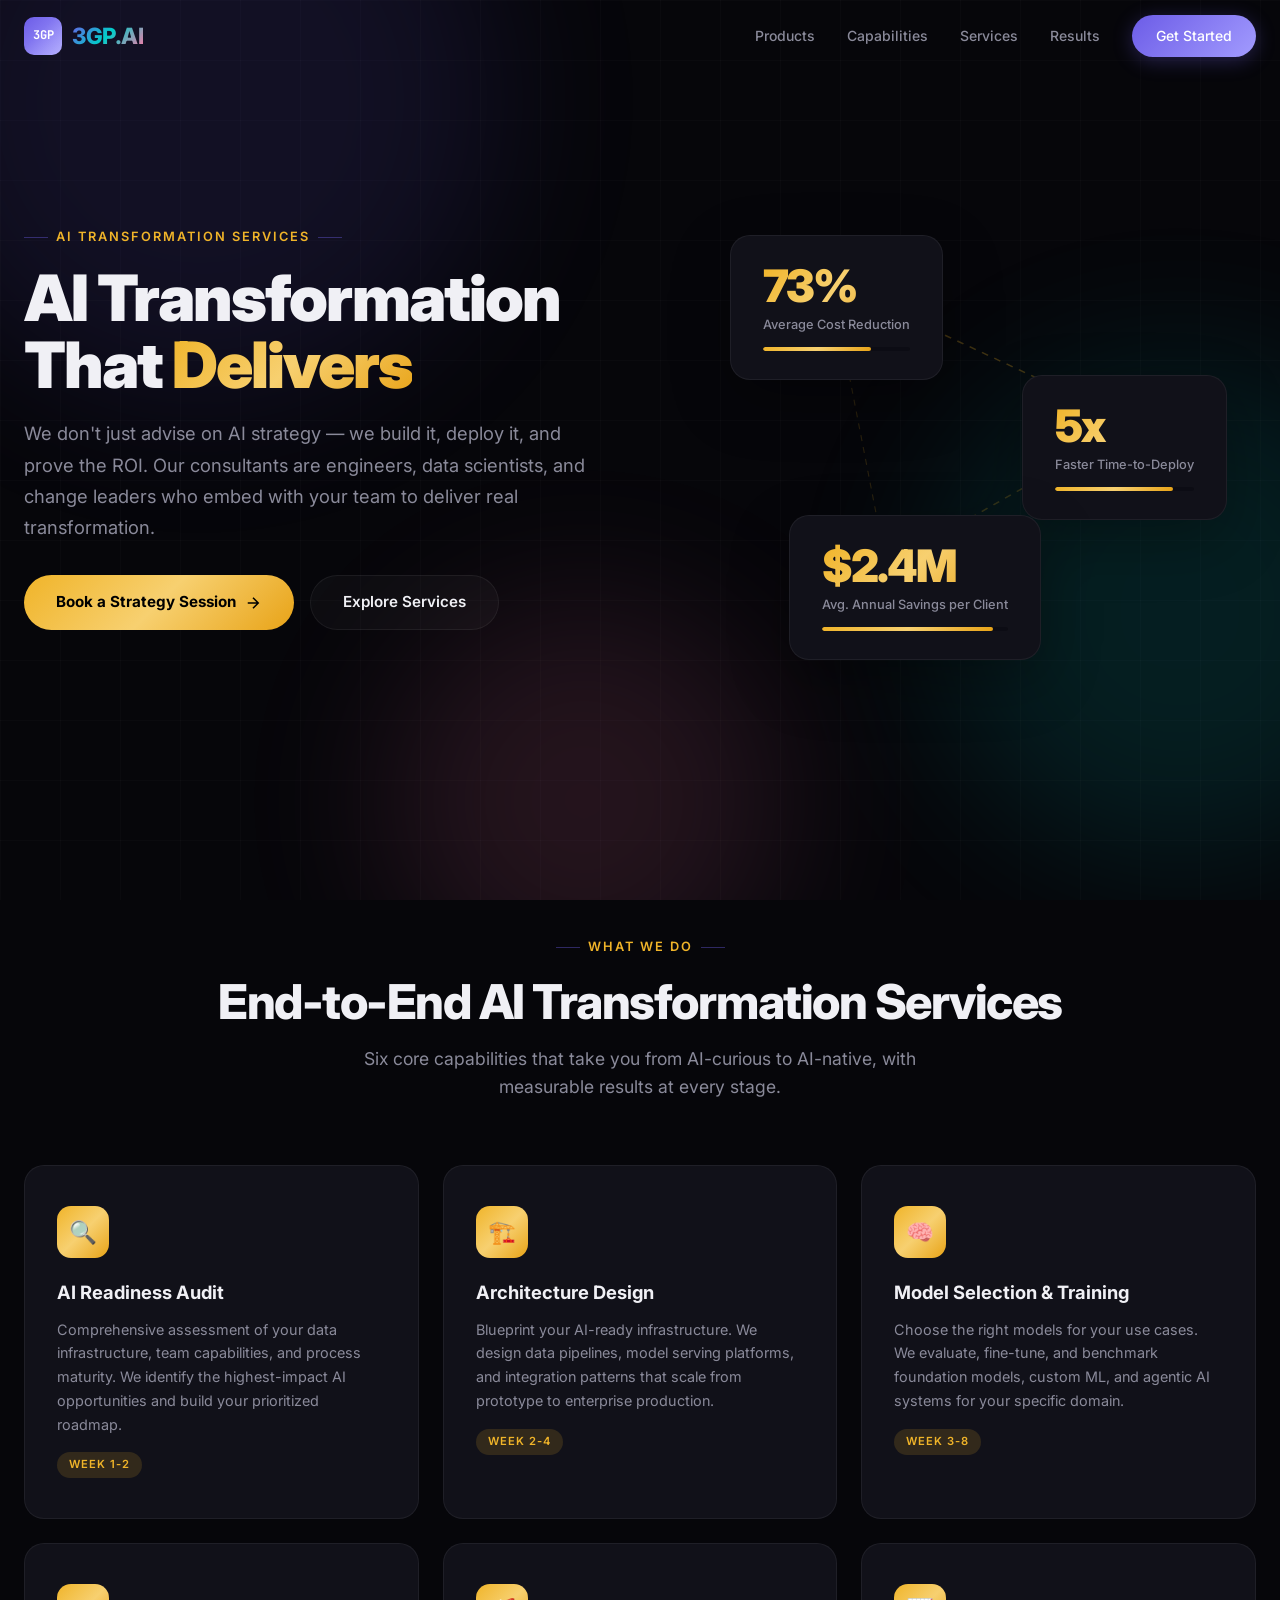
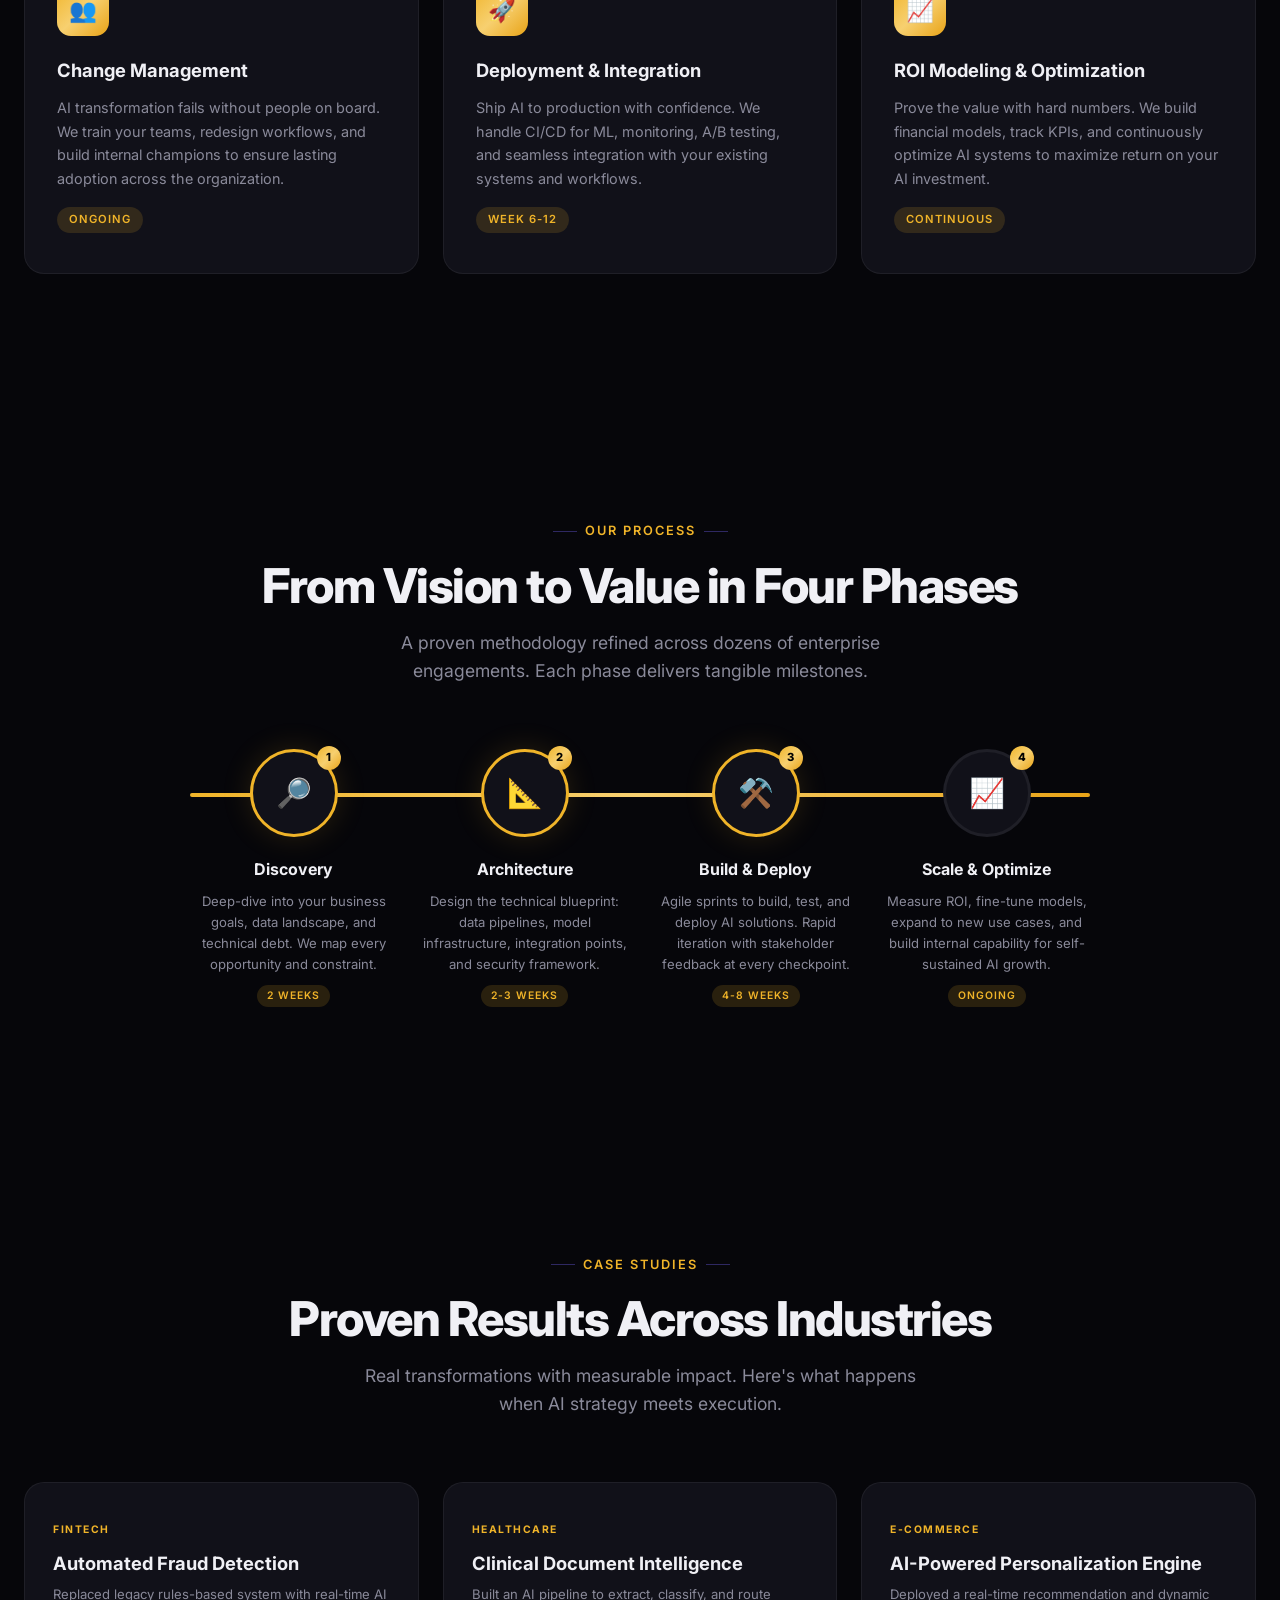
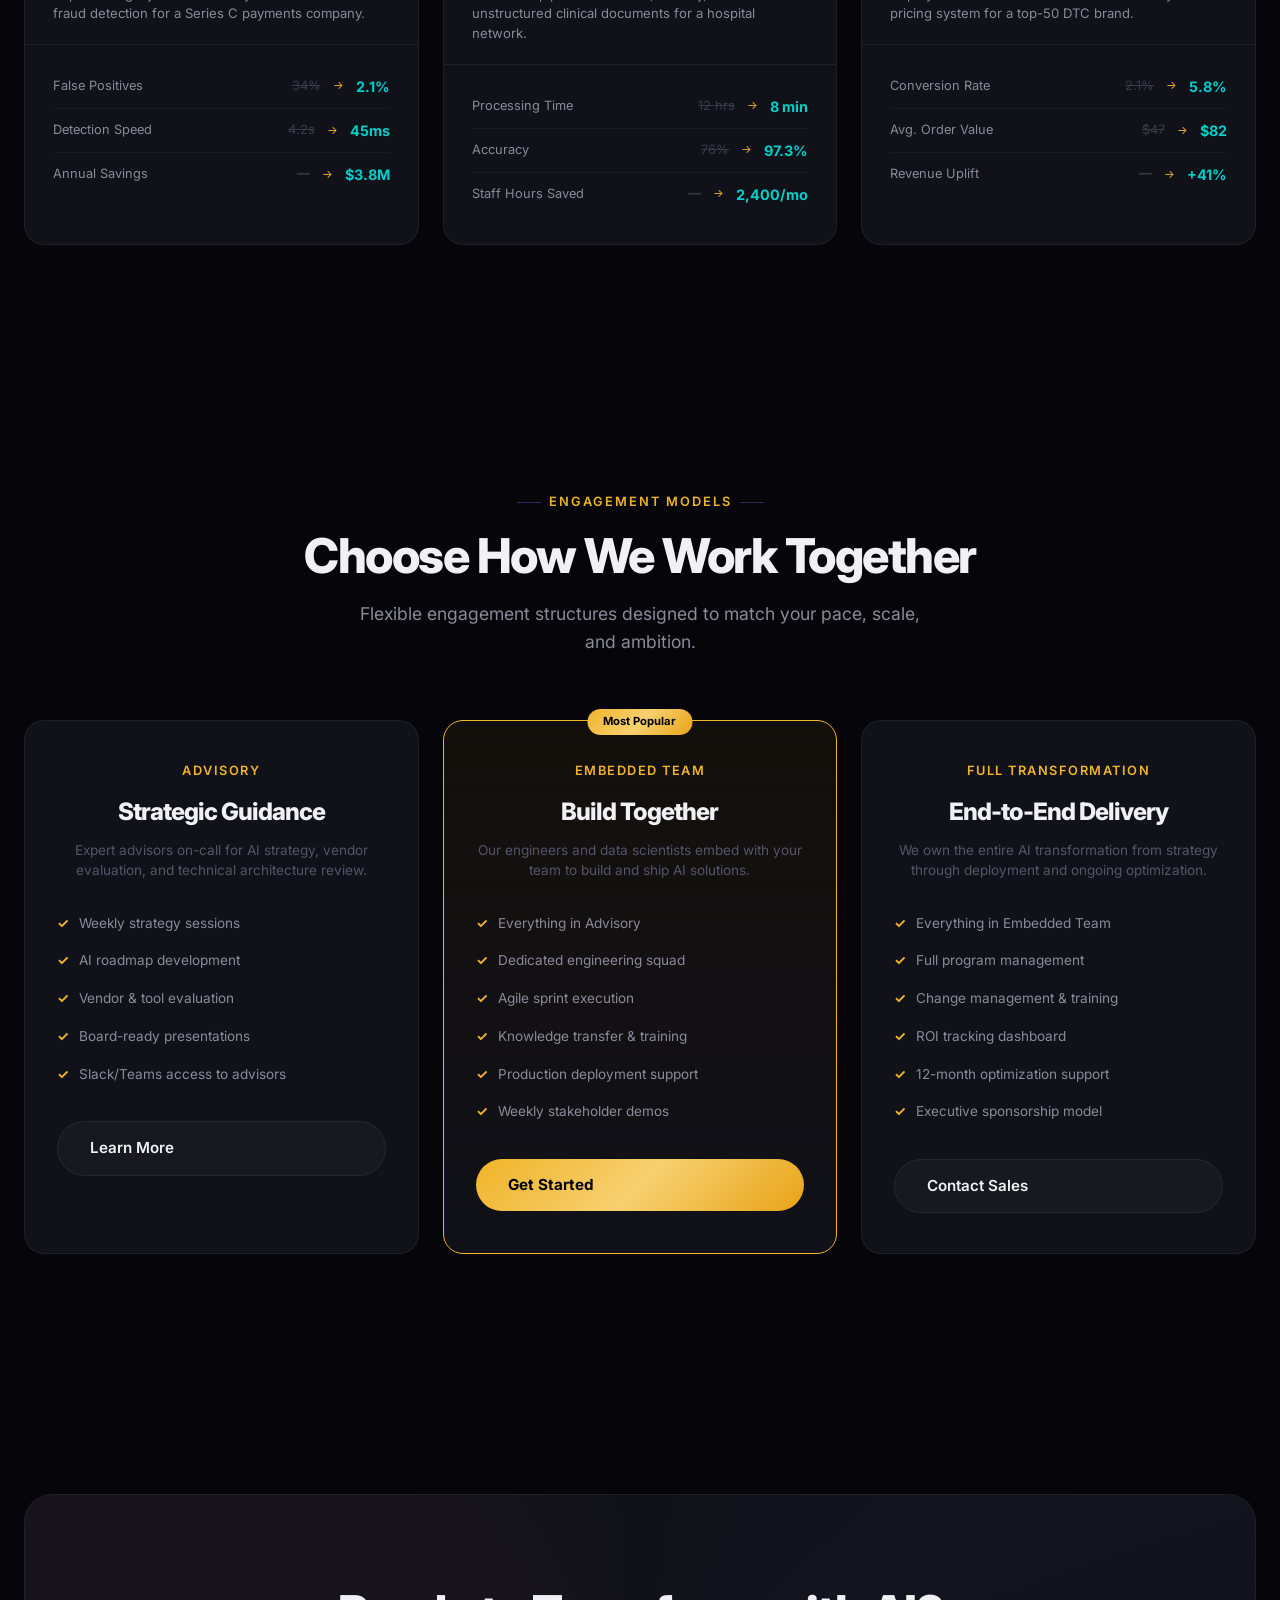
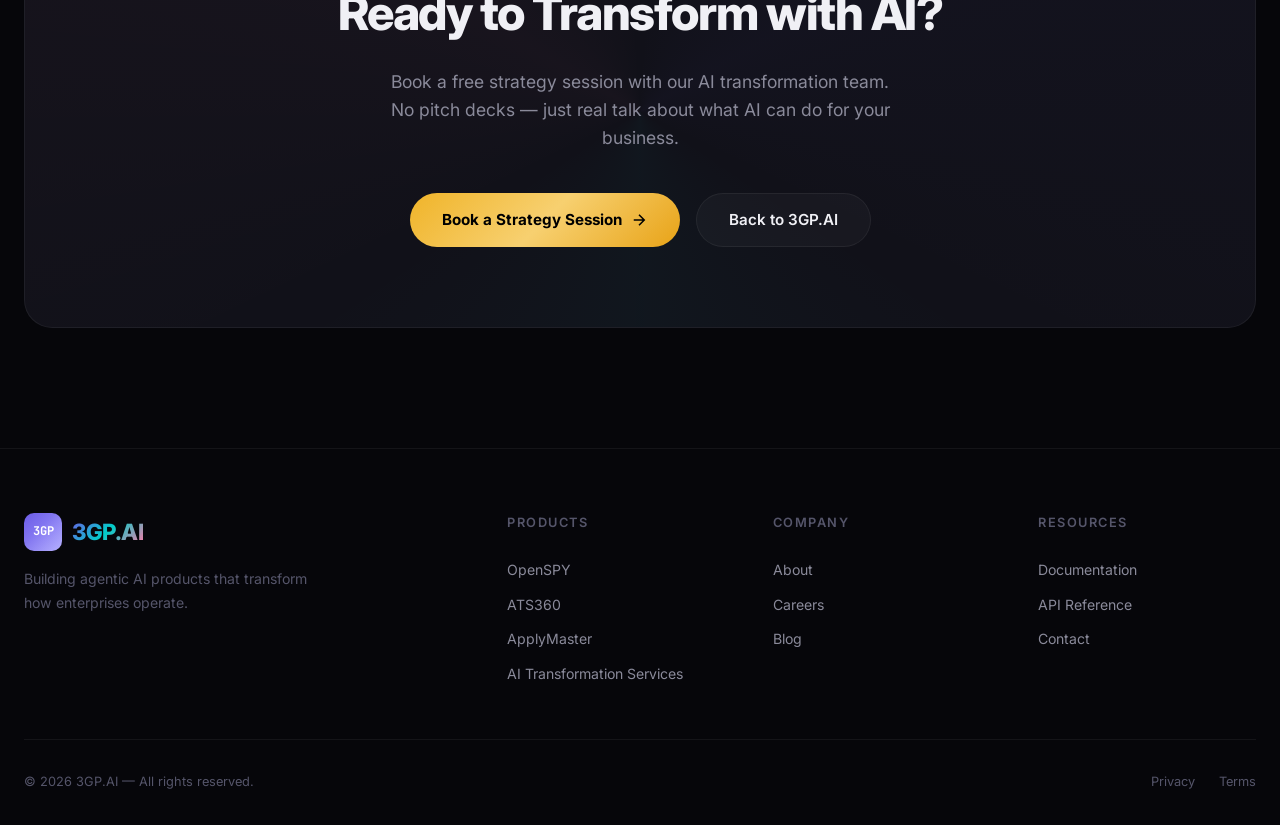
<file: consultancy.html>
<!DOCTYPE html>
<html lang="en">
<head>
    <meta charset="UTF-8">
    <meta name="viewport" content="width=device-width, initial-scale=1.0">
    <title>AI Transformation Services — Enterprise AI Strategy | 3GP.AI</title>
    <meta name="description" content="3GP.AI's AI Transformation Services delivers measurable results — 73% cost reduction, 5x faster deployment. From strategy to scale, we make AI work for your enterprise.">
    <link rel="icon" type="image/svg+xml" href="/images/favicon.svg">
    <link rel="preconnect" href="https://fonts.googleapis.com">
    <link rel="preconnect" href="https://fonts.gstatic.com" crossorigin>
    <link href="https://fonts.googleapis.com/css2?family=Inter:wght@300;400;500;600;700;800;900&family=JetBrains+Mono:wght@400;500;600&display=swap" rel="stylesheet">
    <link rel="stylesheet" href="/css/style.css">
    <style>
        /* Consultancy Page Specific Styles */
        :root {
            --gold: #f0b429;
            --gold-light: #f7d070;
            --gold-dark: #d4981a;
            --gold-glow: rgba(240, 180, 41, 0.15);
            --gold-gradient: linear-gradient(135deg, #f0b429, #f7d070, #e8a317);
        }

        .product-hero { min-height: 90vh; display: flex; align-items: center; padding: 120px 0 80px; position: relative; z-index: 1; }
        .product-hero-grid { display: grid; grid-template-columns: 1fr 1fr; gap: 64px; align-items: center; }
        .product-hero-content .section-label { justify-content: flex-start; }
        .product-hero-content h1 { font-size: clamp(2.5rem, 5vw, 4rem); font-weight: 900; letter-spacing: -2px; line-height: 1.05; margin-bottom: 20px; }
        .product-hero-content h1 .gradient-text-gold { background: var(--gold-gradient); -webkit-background-clip: text; -webkit-text-fill-color: transparent; background-clip: text; }
        .product-hero-content > p { font-size: 1.15rem; color: var(--text-secondary); line-height: 1.7; margin-bottom: 32px; }
        .product-hero-visual { position: relative; }

        /* Floating Stat Cards */
        .stat-cards-container { position: relative; height: 420px; }
        .stat-card-float { position: absolute; padding: 28px 32px; border-radius: var(--radius-lg); background: var(--bg-card); border: 1px solid var(--border); box-shadow: 0 20px 60px rgba(0,0,0,0.3); transition: var(--transition); z-index: 2; }
        .stat-card-float:hover { border-color: var(--gold); transform: translateY(-8px) scale(1.03); box-shadow: 0 30px 80px rgba(0,0,0,0.4), 0 0 40px var(--gold-glow); }
        .stat-card-float .stat-value { font-size: 2.8rem; font-weight: 900; letter-spacing: -2px; line-height: 1; margin-bottom: 6px; background: var(--gold-gradient); -webkit-background-clip: text; -webkit-text-fill-color: transparent; background-clip: text; }
        .stat-card-float .stat-label { font-size: 0.8rem; color: var(--text-secondary); font-weight: 500; }
        .stat-card-float .stat-bar { height: 4px; border-radius: 2px; background: var(--bg-secondary); margin-top: 12px; overflow: hidden; }
        .stat-card-float .stat-bar-fill { height: 100%; border-radius: 2px; background: var(--gold-gradient); }

        .stat-card-float.sc1 { top: 20px; left: 10%; animation: floatCard1 6s ease-in-out infinite; }
        .stat-card-float.sc2 { top: 160px; right: 5%; animation: floatCard2 7s ease-in-out infinite; }
        .stat-card-float.sc3 { top: 300px; left: 20%; animation: floatCard3 5s ease-in-out infinite; }

        @keyframes floatCard1 { 0%, 100% { transform: translateY(0); } 50% { transform: translateY(-12px); } }
        @keyframes floatCard2 { 0%, 100% { transform: translateY(0); } 50% { transform: translateY(-16px); } }
        @keyframes floatCard3 { 0%, 100% { transform: translateY(0); } 50% { transform: translateY(-10px); } }

        /* Connecting lines between stat cards */
        .stat-lines { position: absolute; inset: 0; z-index: 1; pointer-events: none; }
        .stat-lines svg { width: 100%; height: 100%; }
        .stat-line { stroke-dasharray: 6 6; animation: dashMove 2s linear infinite; }
        @keyframes dashMove { to { stroke-dashoffset: -24; } }

        /* Gold accent overrides */
        .gold-label { color: var(--gold) !important; }
        .btn-gold { background: var(--gold-gradient); color: #000; font-weight: 700; border: none; }
        .btn-gold:hover { box-shadow: 0 8px 32px var(--gold-glow); transform: translateY(-2px); }

        /* Services Section */
        .services-section { padding: 120px 0; }
        .services-grid { display: grid; grid-template-columns: repeat(3, 1fr); gap: 24px; }
        .service-card { padding: 40px 32px; border-radius: var(--radius-lg); background: var(--bg-card); border: 1px solid var(--border); transition: var(--transition); position: relative; overflow: hidden; }
        .service-card:hover { border-color: var(--border-hover); transform: translateY(-4px); box-shadow: 0 20px 60px rgba(0,0,0,0.3); }
        .service-card::before { content: ''; position: absolute; top: 0; left: 0; right: 0; height: 3px; background: var(--gold-gradient); opacity: 0; transition: var(--transition); }
        .service-card:hover::before { opacity: 1; }
        .service-icon { width: 52px; height: 52px; border-radius: 14px; background: var(--gold-gradient); display: flex; align-items: center; justify-content: center; margin-bottom: 20px; font-size: 1.4rem; }
        .service-card h3 { font-size: 1.15rem; font-weight: 700; margin-bottom: 10px; }
        .service-card p { font-size: 0.9rem; color: var(--text-secondary); line-height: 1.65; }
        .service-card .service-tag { display: inline-block; margin-top: 16px; font-size: 0.7rem; font-weight: 600; text-transform: uppercase; letter-spacing: 1px; color: var(--gold); padding: 4px 12px; border-radius: 50px; background: var(--gold-glow); }

        /* Process Section */
        .process-section { padding: 120px 0; }
        .process-timeline { position: relative; max-width: 900px; margin: 64px auto 0; }
        .process-track { position: absolute; top: 44px; left: 0; right: 0; height: 4px; background: var(--bg-secondary); border-radius: 2px; z-index: 0; }
        .process-track-fill { height: 100%; border-radius: 2px; background: var(--gold-gradient); width: 0; transition: width 1.5s ease-out; }
        .process-track-fill.animated { width: 100%; }
        .process-steps { display: grid; grid-template-columns: repeat(4, 1fr); gap: 24px; position: relative; z-index: 1; }
        .process-step { text-align: center; }
        .process-step-marker { width: 88px; height: 88px; border-radius: 50%; background: var(--bg-card); border: 3px solid var(--border); display: flex; align-items: center; justify-content: center; margin: 0 auto 20px; font-size: 1.8rem; transition: all 0.5s ease; position: relative; }
        .process-step-marker.active { border-color: var(--gold); box-shadow: 0 0 30px var(--gold-glow); }
        .process-step-marker .step-num { position: absolute; top: -6px; right: -6px; width: 24px; height: 24px; border-radius: 50%; background: var(--gold-gradient); display: flex; align-items: center; justify-content: center; font-size: 0.7rem; font-weight: 800; color: #000; }
        .process-step h4 { font-size: 1rem; font-weight: 700; margin-bottom: 8px; }
        .process-step p { font-size: 0.82rem; color: var(--text-secondary); line-height: 1.6; }
        .process-step .process-duration { display: inline-block; margin-top: 10px; font-size: 0.65rem; font-weight: 600; text-transform: uppercase; letter-spacing: 1px; color: var(--gold); padding: 3px 10px; border-radius: 50px; background: var(--gold-glow); }

        /* Connector arrows between steps */
        .process-connector { display: none; }
        @media (min-width: 1025px) {
            .process-connector { display: block; position: absolute; top: 44px; z-index: 0; }
            .process-connector svg { overflow: visible; }
        }

        /* Case Studies Section */
        .cases-section { padding: 120px 0; }
        .cases-grid { display: grid; grid-template-columns: repeat(3, 1fr); gap: 24px; }
        .case-card { border-radius: var(--radius-lg); background: var(--bg-card); border: 1px solid var(--border); overflow: hidden; transition: var(--transition); }
        .case-card:hover { border-color: var(--border-hover); transform: translateY(-4px); box-shadow: 0 20px 60px rgba(0,0,0,0.3); }
        .case-card-header { padding: 32px 28px 20px; border-bottom: 1px solid var(--border); }
        .case-industry { display: inline-block; font-size: 0.65rem; font-weight: 700; text-transform: uppercase; letter-spacing: 1.5px; color: var(--gold); margin-bottom: 10px; }
        .case-card-header h3 { font-size: 1.15rem; font-weight: 700; margin-bottom: 6px; }
        .case-card-header p { font-size: 0.82rem; color: var(--text-secondary); line-height: 1.5; }
        .case-metrics { padding: 20px 28px 28px; }
        .case-metric-row { display: flex; justify-content: space-between; align-items: center; padding: 10px 0; border-bottom: 1px solid rgba(255,255,255,0.04); }
        .case-metric-row:last-child { border-bottom: none; }
        .case-metric-name { font-size: 0.8rem; color: var(--text-secondary); }
        .case-metric-values { display: flex; align-items: center; gap: 12px; }
        .case-before { font-size: 0.8rem; color: var(--text-muted); text-decoration: line-through; opacity: 0.6; }
        .case-after { font-size: 0.9rem; font-weight: 700; color: var(--accent-2); }
        .case-arrow { font-size: 0.7rem; color: var(--gold); }

        /* Engagement Models */
        .engagement-section { padding: 120px 0; }
        .engagement-grid { display: grid; grid-template-columns: repeat(3, 1fr); gap: 24px; }
        .engagement-card { padding: 40px 32px; border-radius: var(--radius-lg); background: var(--bg-card); border: 1px solid var(--border); transition: var(--transition); text-align: center; position: relative; }
        .engagement-card:hover { border-color: var(--border-hover); }
        .engagement-card.featured { border-color: var(--gold); background: linear-gradient(180deg, rgba(240,180,41,0.06), var(--bg-card)); }
        .engagement-card.featured::before { content: 'Most Popular'; position: absolute; top: -12px; left: 50%; transform: translateX(-50%); background: var(--gold-gradient); color: #000; font-size: 0.7rem; font-weight: 700; padding: 4px 16px; border-radius: 50px; }
        .engagement-tier { font-size: 0.8rem; font-weight: 600; text-transform: uppercase; letter-spacing: 1.5px; color: var(--gold); margin-bottom: 12px; }
        .engagement-title { font-size: 1.5rem; font-weight: 800; letter-spacing: -1px; margin-bottom: 8px; }
        .engagement-desc { font-size: 0.85rem; color: var(--text-muted); margin-bottom: 24px; line-height: 1.5; }
        .engagement-features { text-align: left; margin-bottom: 28px; }
        .engagement-feature { display: flex; align-items: center; gap: 10px; padding: 8px 0; font-size: 0.85rem; color: var(--text-secondary); }
        .engagement-feature::before { content: '\2713'; color: var(--gold); font-weight: 700; }
        .engagement-btn { width: 100%; }

        /* Responsive */
        @media (max-width: 1024px) {
            .product-hero-grid { grid-template-columns: 1fr; }
            .stat-cards-container { height: 340px; }
            .stat-card-float.sc1 { top: 0; left: 0; }
            .stat-card-float.sc2 { top: 120px; right: 0; left: auto; }
            .stat-card-float.sc3 { top: 240px; left: 5%; }
            .services-grid { grid-template-columns: 1fr 1fr; }
            .process-steps { grid-template-columns: 1fr 1fr; }
            .process-track { display: none; }
        }
        @media (max-width: 768px) {
            .services-grid, .cases-grid, .engagement-grid { grid-template-columns: 1fr; }
            .process-steps { grid-template-columns: 1fr; }
            .stat-cards-container { height: auto; display: flex; flex-direction: column; gap: 16px; }
            .stat-card-float { position: relative !important; top: auto !important; left: auto !important; right: auto !important; animation: none !important; }
        }
    </style>
</head>
<body>
    <div class="bg-grid"></div>
    <div class="bg-orbs"><div class="orb orb-1"></div><div class="orb orb-2"></div><div class="orb orb-3"></div></div>
    <div class="cursor-dot" id="cursorDot"></div>

    <!-- Navbar -->
    <nav class="navbar scrolled" id="navbar">
        <div class="navbar-inner">
            <a href="/" class="logo"><div class="logo-mark">3GP</div><div class="logo-text"><span>3GP.AI</span></div></a>
            <div class="nav-links" id="navLinks">
                <a href="/#products">Products</a>
                <a href="/#capabilities">Capabilities</a>
                <a href="/#transformation">Services</a>
                <a href="/#proof">Results</a>
                <a href="/#contact" class="nav-cta">Get Started</a>
            </div>
            <button class="mobile-toggle" id="mobileToggle" aria-label="Toggle menu"><span></span><span></span><span></span></button>
        </div>
    </nav>

    <!-- Hero -->
    <section class="product-hero">
        <div class="container">
            <div class="product-hero-grid">
                <div class="product-hero-content">
                    <div class="section-label" style="justify-content:flex-start;"><span class="gold-label">AI Transformation Services</span></div>
                    <h1>AI Transformation<br>That <span class="gradient-text-gold">Delivers</span></h1>
                    <p>We don't just advise on AI strategy  &mdash;  we build it, deploy it, and prove the ROI. Our consultants are engineers, data scientists, and change leaders who embed with your team to deliver real transformation.</p>
                    <div class="hero-actions" style="justify-content:flex-start;">
                        <a href="/#contact" class="btn btn-gold">Book a Strategy Session <svg viewBox="0 0 24 24" fill="none" stroke="currentColor" stroke-width="2" style="width:18px;height:18px;"><path d="M5 12h14M12 5l7 7-7 7"/></svg></a>
                        <a href="#services" class="btn btn-secondary">Explore Services</a>
                    </div>
                </div>
                <div class="product-hero-visual">
                    <div class="stat-cards-container">
                        <div class="stat-lines">
                            <svg viewBox="0 0 500 420" preserveAspectRatio="none">
                                <line x1="160" y1="80" x2="380" y2="200" class="stat-line" stroke="rgba(240,180,41,0.25)" stroke-width="1.5"/>
                                <line x1="380" y1="220" x2="200" y2="340" class="stat-line" stroke="rgba(240,180,41,0.2)" stroke-width="1.5" style="animation-delay:-0.8s;"/>
                                <line x1="140" y1="90" x2="180" y2="330" class="stat-line" stroke="rgba(240,180,41,0.15)" stroke-width="1" style="animation-delay:-1.2s;"/>
                            </svg>
                        </div>
                        <div class="stat-card-float sc1">
                            <div class="stat-value">73%</div>
                            <div class="stat-label">Average Cost Reduction</div>
                            <div class="stat-bar"><div class="stat-bar-fill" style="width:73%;"></div></div>
                        </div>
                        <div class="stat-card-float sc2">
                            <div class="stat-value">5x</div>
                            <div class="stat-label">Faster Time-to-Deploy</div>
                            <div class="stat-bar"><div class="stat-bar-fill" style="width:85%;"></div></div>
                        </div>
                        <div class="stat-card-float sc3">
                            <div class="stat-value">$2.4M</div>
                            <div class="stat-label">Avg. Annual Savings per Client</div>
                            <div class="stat-bar"><div class="stat-bar-fill" style="width:92%;"></div></div>
                        </div>
                    </div>
                </div>
            </div>
        </div>
    </section>

    <!-- Services -->
    <section class="services-section" id="services">
        <div class="container">
            <div class="section-header reveal">
                <div class="section-label"><span class="gold-label">What We Do</span></div>
                <h2 class="section-title">End-to-End AI Transformation Services</h2>
                <p class="section-desc">Six core capabilities that take you from AI-curious to AI-native, with measurable results at every stage.</p>
            </div>
            <div class="services-grid">
                <div class="service-card reveal">
                    <div class="service-icon">&#x1f50d;</div>
                    <h3>AI Readiness Audit</h3>
                    <p>Comprehensive assessment of your data infrastructure, team capabilities, and process maturity. We identify the highest-impact AI opportunities and build your prioritized roadmap.</p>
                    <span class="service-tag">Week 1-2</span>
                </div>
                <div class="service-card reveal">
                    <div class="service-icon">&#x1f3d7;&#xfe0f;</div>
                    <h3>Architecture Design</h3>
                    <p>Blueprint your AI-ready infrastructure. We design data pipelines, model serving platforms, and integration patterns that scale from prototype to enterprise production.</p>
                    <span class="service-tag">Week 2-4</span>
                </div>
                <div class="service-card reveal">
                    <div class="service-icon">&#x1f9e0;</div>
                    <h3>Model Selection &amp; Training</h3>
                    <p>Choose the right models for your use cases. We evaluate, fine-tune, and benchmark foundation models, custom ML, and agentic AI systems for your specific domain.</p>
                    <span class="service-tag">Week 3-8</span>
                </div>
                <div class="service-card reveal">
                    <div class="service-icon">&#x1f465;</div>
                    <h3>Change Management</h3>
                    <p>AI transformation fails without people on board. We train your teams, redesign workflows, and build internal champions to ensure lasting adoption across the organization.</p>
                    <span class="service-tag">Ongoing</span>
                </div>
                <div class="service-card reveal">
                    <div class="service-icon">&#x1f680;</div>
                    <h3>Deployment &amp; Integration</h3>
                    <p>Ship AI to production with confidence. We handle CI/CD for ML, monitoring, A/B testing, and seamless integration with your existing systems and workflows.</p>
                    <span class="service-tag">Week 6-12</span>
                </div>
                <div class="service-card reveal">
                    <div class="service-icon">&#x1f4c8;</div>
                    <h3>ROI Modeling &amp; Optimization</h3>
                    <p>Prove the value with hard numbers. We build financial models, track KPIs, and continuously optimize AI systems to maximize return on your AI investment.</p>
                    <span class="service-tag">Continuous</span>
                </div>
            </div>
        </div>
    </section>

    <!-- Our Process -->
    <section class="process-section">
        <div class="container">
            <div class="section-header reveal">
                <div class="section-label"><span class="gold-label">Our Process</span></div>
                <h2 class="section-title">From Vision to Value in Four Phases</h2>
                <p class="section-desc">A proven methodology refined across dozens of enterprise engagements. Each phase delivers tangible milestones.</p>
            </div>
            <div class="process-timeline reveal" id="processTimeline">
                <div class="process-track">
                    <div class="process-track-fill" id="processTrackFill"></div>
                </div>
                <div class="process-steps">
                    <div class="process-step">
                        <div class="process-step-marker active" id="step1">
                            <span class="step-num">1</span>
                            &#x1f50e;
                        </div>
                        <h4>Discovery</h4>
                        <p>Deep-dive into your business goals, data landscape, and technical debt. We map every opportunity and constraint.</p>
                        <span class="process-duration">2 Weeks</span>
                    </div>
                    <div class="process-step">
                        <div class="process-step-marker" id="step2">
                            <span class="step-num">2</span>
                            &#x1f4d0;
                        </div>
                        <h4>Architecture</h4>
                        <p>Design the technical blueprint: data pipelines, model infrastructure, integration points, and security framework.</p>
                        <span class="process-duration">2-3 Weeks</span>
                    </div>
                    <div class="process-step">
                        <div class="process-step-marker" id="step3">
                            <span class="step-num">3</span>
                            &#x2692;&#xfe0f;
                        </div>
                        <h4>Build &amp; Deploy</h4>
                        <p>Agile sprints to build, test, and deploy AI solutions. Rapid iteration with stakeholder feedback at every checkpoint.</p>
                        <span class="process-duration">4-8 Weeks</span>
                    </div>
                    <div class="process-step">
                        <div class="process-step-marker" id="step4">
                            <span class="step-num">4</span>
                            &#x1f4c8;
                        </div>
                        <h4>Scale &amp; Optimize</h4>
                        <p>Measure ROI, fine-tune models, expand to new use cases, and build internal capability for self-sustained AI growth.</p>
                        <span class="process-duration">Ongoing</span>
                    </div>
                </div>
            </div>
        </div>
    </section>

    <!-- Case Studies -->
    <section class="cases-section">
        <div class="container">
            <div class="section-header reveal">
                <div class="section-label"><span class="gold-label">Case Studies</span></div>
                <h2 class="section-title">Proven Results Across Industries</h2>
                <p class="section-desc">Real transformations with measurable impact. Here's what happens when AI strategy meets execution.</p>
            </div>
            <div class="cases-grid reveal">
                <div class="case-card">
                    <div class="case-card-header">
                        <div class="case-industry">Fintech</div>
                        <h3>Automated Fraud Detection</h3>
                        <p>Replaced legacy rules-based system with real-time AI fraud detection for a Series C payments company.</p>
                    </div>
                    <div class="case-metrics">
                        <div class="case-metric-row">
                            <span class="case-metric-name">False Positives</span>
                            <div class="case-metric-values">
                                <span class="case-before">34%</span>
                                <span class="case-arrow">&#x2192;</span>
                                <span class="case-after">2.1%</span>
                            </div>
                        </div>
                        <div class="case-metric-row">
                            <span class="case-metric-name">Detection Speed</span>
                            <div class="case-metric-values">
                                <span class="case-before">4.2s</span>
                                <span class="case-arrow">&#x2192;</span>
                                <span class="case-after">45ms</span>
                            </div>
                        </div>
                        <div class="case-metric-row">
                            <span class="case-metric-name">Annual Savings</span>
                            <div class="case-metric-values">
                                <span class="case-before">&mdash;</span>
                                <span class="case-arrow">&#x2192;</span>
                                <span class="case-after">$3.8M</span>
                            </div>
                        </div>
                    </div>
                </div>
                <div class="case-card">
                    <div class="case-card-header">
                        <div class="case-industry">Healthcare</div>
                        <h3>Clinical Document Intelligence</h3>
                        <p>Built an AI pipeline to extract, classify, and route unstructured clinical documents for a hospital network.</p>
                    </div>
                    <div class="case-metrics">
                        <div class="case-metric-row">
                            <span class="case-metric-name">Processing Time</span>
                            <div class="case-metric-values">
                                <span class="case-before">12 hrs</span>
                                <span class="case-arrow">&#x2192;</span>
                                <span class="case-after">8 min</span>
                            </div>
                        </div>
                        <div class="case-metric-row">
                            <span class="case-metric-name">Accuracy</span>
                            <div class="case-metric-values">
                                <span class="case-before">76%</span>
                                <span class="case-arrow">&#x2192;</span>
                                <span class="case-after">97.3%</span>
                            </div>
                        </div>
                        <div class="case-metric-row">
                            <span class="case-metric-name">Staff Hours Saved</span>
                            <div class="case-metric-values">
                                <span class="case-before">&mdash;</span>
                                <span class="case-arrow">&#x2192;</span>
                                <span class="case-after">2,400/mo</span>
                            </div>
                        </div>
                    </div>
                </div>
                <div class="case-card">
                    <div class="case-card-header">
                        <div class="case-industry">E-Commerce</div>
                        <h3>AI-Powered Personalization Engine</h3>
                        <p>Deployed a real-time recommendation and dynamic pricing system for a top-50 DTC brand.</p>
                    </div>
                    <div class="case-metrics">
                        <div class="case-metric-row">
                            <span class="case-metric-name">Conversion Rate</span>
                            <div class="case-metric-values">
                                <span class="case-before">2.1%</span>
                                <span class="case-arrow">&#x2192;</span>
                                <span class="case-after">5.8%</span>
                            </div>
                        </div>
                        <div class="case-metric-row">
                            <span class="case-metric-name">Avg. Order Value</span>
                            <div class="case-metric-values">
                                <span class="case-before">$47</span>
                                <span class="case-arrow">&#x2192;</span>
                                <span class="case-after">$82</span>
                            </div>
                        </div>
                        <div class="case-metric-row">
                            <span class="case-metric-name">Revenue Uplift</span>
                            <div class="case-metric-values">
                                <span class="case-before">&mdash;</span>
                                <span class="case-arrow">&#x2192;</span>
                                <span class="case-after">+41%</span>
                            </div>
                        </div>
                    </div>
                </div>
            </div>
        </div>
    </section>

    <!-- Engagement Models -->
    <section class="engagement-section">
        <div class="container">
            <div class="section-header reveal">
                <div class="section-label"><span class="gold-label">Engagement Models</span></div>
                <h2 class="section-title">Choose How We Work Together</h2>
                <p class="section-desc">Flexible engagement structures designed to match your pace, scale, and ambition.</p>
            </div>
            <div class="engagement-grid reveal">
                <div class="engagement-card">
                    <div class="engagement-tier">Advisory</div>
                    <div class="engagement-title">Strategic Guidance</div>
                    <div class="engagement-desc">Expert advisors on-call for AI strategy, vendor evaluation, and technical architecture review.</div>
                    <div class="engagement-features">
                        <div class="engagement-feature">Weekly strategy sessions</div>
                        <div class="engagement-feature">AI roadmap development</div>
                        <div class="engagement-feature">Vendor &amp; tool evaluation</div>
                        <div class="engagement-feature">Board-ready presentations</div>
                        <div class="engagement-feature">Slack/Teams access to advisors</div>
                    </div>
                    <a href="/#contact" class="btn btn-secondary engagement-btn">Learn More</a>
                </div>
                <div class="engagement-card featured" style="position:relative;">
                    <div class="engagement-tier">Embedded Team</div>
                    <div class="engagement-title">Build Together</div>
                    <div class="engagement-desc">Our engineers and data scientists embed with your team to build and ship AI solutions.</div>
                    <div class="engagement-features">
                        <div class="engagement-feature">Everything in Advisory</div>
                        <div class="engagement-feature">Dedicated engineering squad</div>
                        <div class="engagement-feature">Agile sprint execution</div>
                        <div class="engagement-feature">Knowledge transfer &amp; training</div>
                        <div class="engagement-feature">Production deployment support</div>
                        <div class="engagement-feature">Weekly stakeholder demos</div>
                    </div>
                    <a href="/#contact" class="btn btn-gold engagement-btn">Get Started</a>
                </div>
                <div class="engagement-card">
                    <div class="engagement-tier">Full Transformation</div>
                    <div class="engagement-title">End-to-End Delivery</div>
                    <div class="engagement-desc">We own the entire AI transformation from strategy through deployment and ongoing optimization.</div>
                    <div class="engagement-features">
                        <div class="engagement-feature">Everything in Embedded Team</div>
                        <div class="engagement-feature">Full program management</div>
                        <div class="engagement-feature">Change management &amp; training</div>
                        <div class="engagement-feature">ROI tracking dashboard</div>
                        <div class="engagement-feature">12-month optimization support</div>
                        <div class="engagement-feature">Executive sponsorship model</div>
                    </div>
                    <a href="/#contact" class="btn btn-secondary engagement-btn">Contact Sales</a>
                </div>
            </div>
        </div>
    </section>

    <!-- CTA -->
    <section class="cta" style="padding:120px 0;">
        <div class="container">
            <div class="cta-box reveal">
                <h2>Ready to Transform with AI?</h2>
                <p>Book a free strategy session with our AI transformation team. No pitch decks &mdash; just real talk about what AI can do for your business.</p>
                <div class="hero-actions">
                    <a href="/#contact" class="btn btn-gold">Book a Strategy Session <svg viewBox="0 0 24 24" fill="none" stroke="currentColor" stroke-width="2" style="width:18px;height:18px;"><path d="M5 12h14M12 5l7 7-7 7"/></svg></a>
                    <a href="/" class="btn btn-secondary">Back to 3GP.AI</a>
                </div>
            </div>
        </div>
    </section>

    <!-- Footer -->
    <footer class="footer">
        <div class="container">
            <div class="footer-grid">
                <div class="footer-brand">
                    <a href="/" class="logo"><div class="logo-mark">3GP</div><div class="logo-text"><span>3GP.AI</span></div></a>
                    <p>Building agentic AI products that transform how enterprises operate.</p>
                </div>
                <div class="footer-col"><h5>Products</h5><a href="/openspy">OpenSPY</a><a href="/ats360">ATS360</a><a href="/applymaster">ApplyMaster</a><a href="/consultancy">AI Transformation Services</a></div>
                <div class="footer-col"><h5>Company</h5><a href="/about">About</a><a href="#">Careers</a><a href="#">Blog</a></div>
                <div class="footer-col"><h5>Resources</h5><a href="#">Documentation</a><a href="#">API Reference</a><a href="/#contact">Contact</a></div>
            </div>
            <div class="footer-bottom"><span>&copy; 2026 3GP.AI — All rights reserved.</span><div class="footer-bottom-links"><a href="/privacy">Privacy</a><a href="/terms">Terms</a></div></div>
        </div>
    </footer>

    <script src="/js/main.js"></script>
    <script>
        // Animate process timeline on scroll
        const processObserver = new IntersectionObserver((entries) => {
            entries.forEach(entry => {
                if (entry.isIntersecting) {
                    const fill = document.getElementById('processTrackFill');
                    if (fill) fill.classList.add('animated');

                    const markers = document.querySelectorAll('.process-step-marker');
                    markers.forEach((marker, i) => {
                        setTimeout(() => {
                            marker.classList.add('active');
                        }, 400 * (i + 1));
                    });

                    processObserver.unobserve(entry.target);
                }
            });
        }, { threshold: 0.3 });

        const timeline = document.getElementById('processTimeline');
        if (timeline) processObserver.observe(timeline);
    </script>
</body>
</html>
</file>
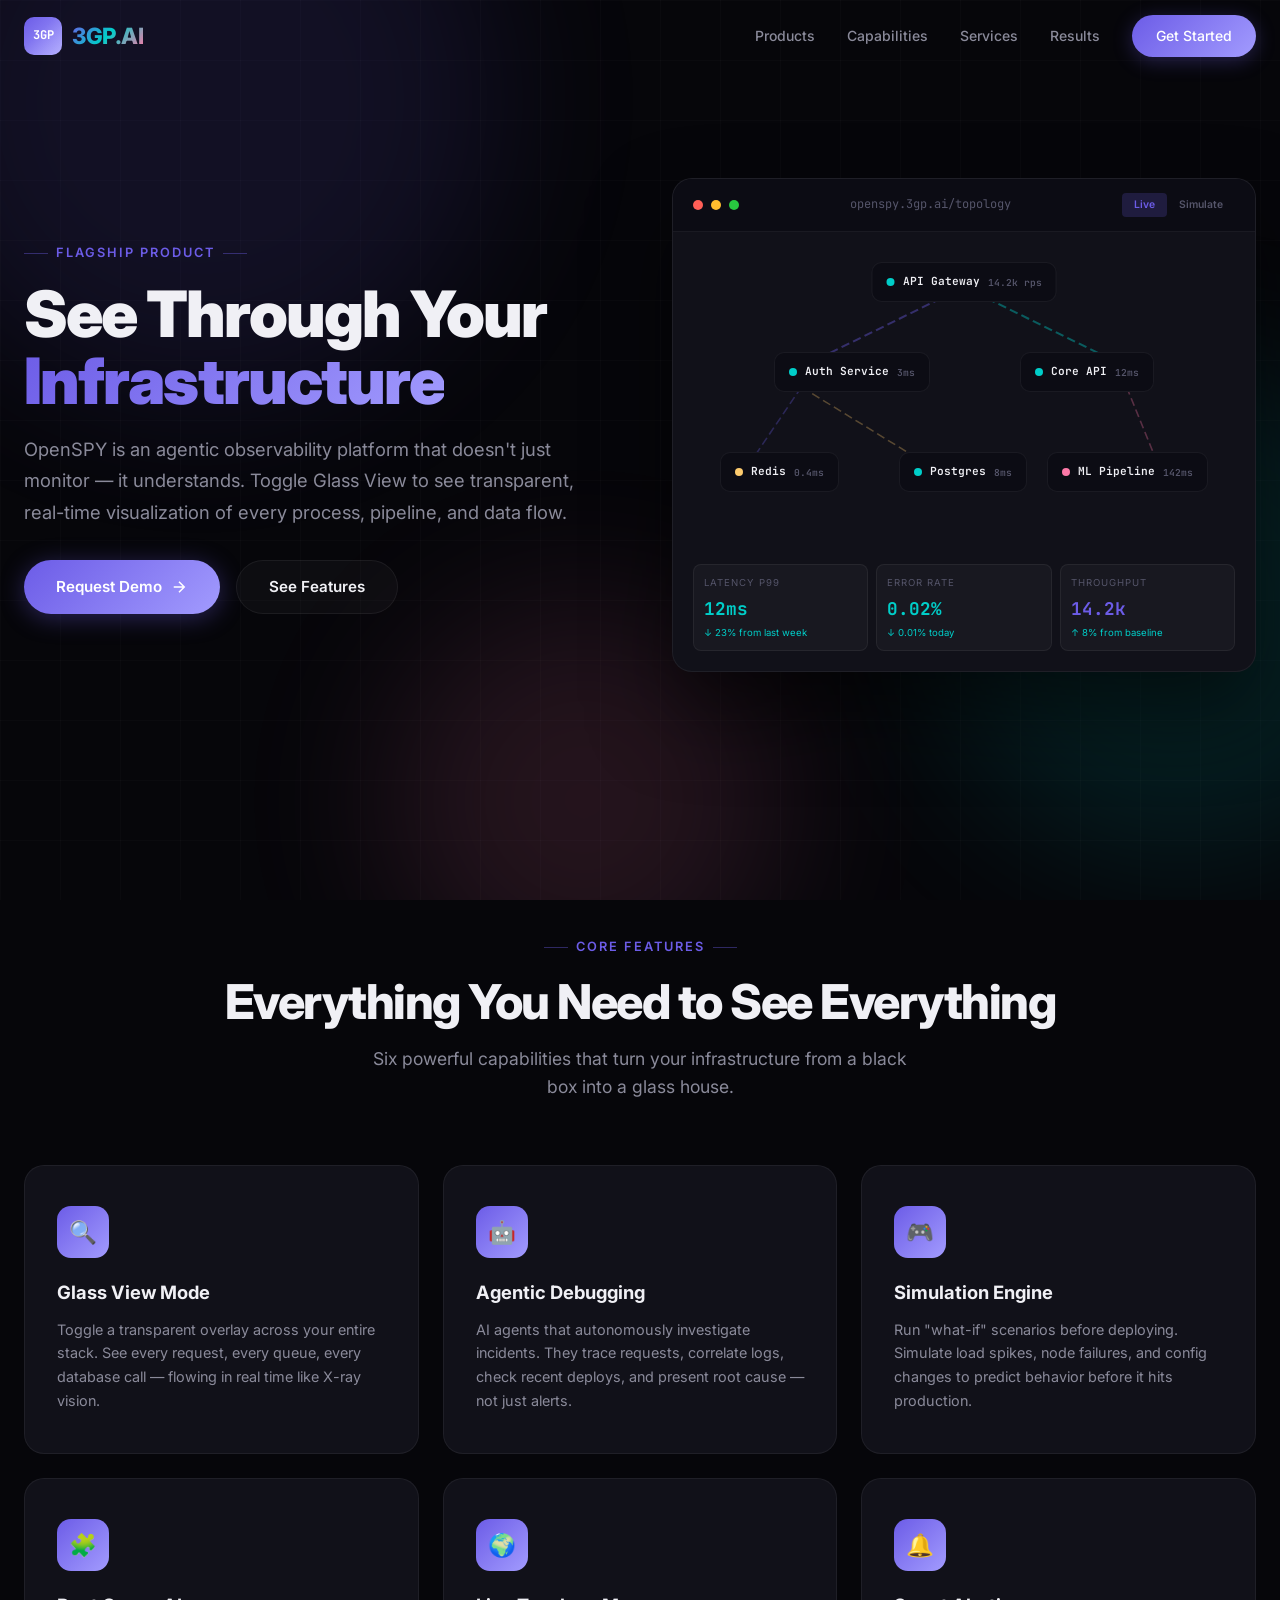
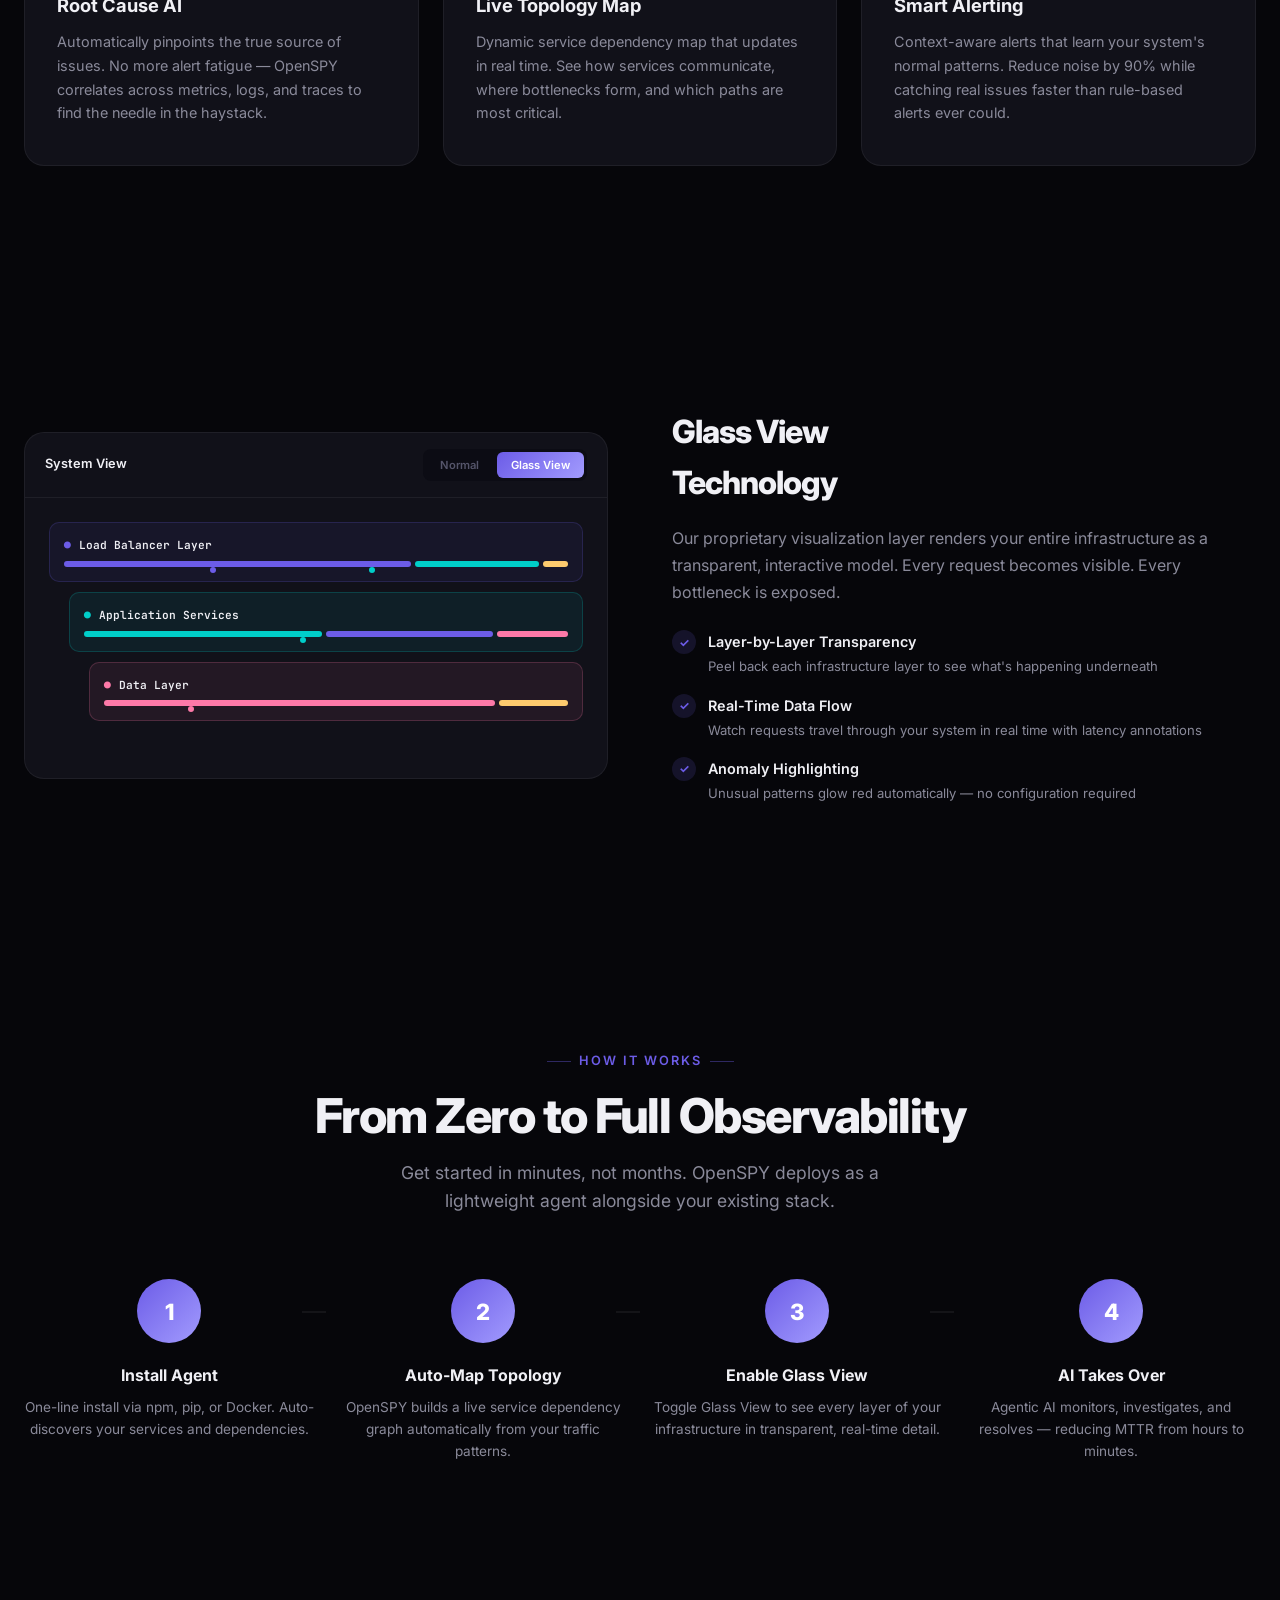
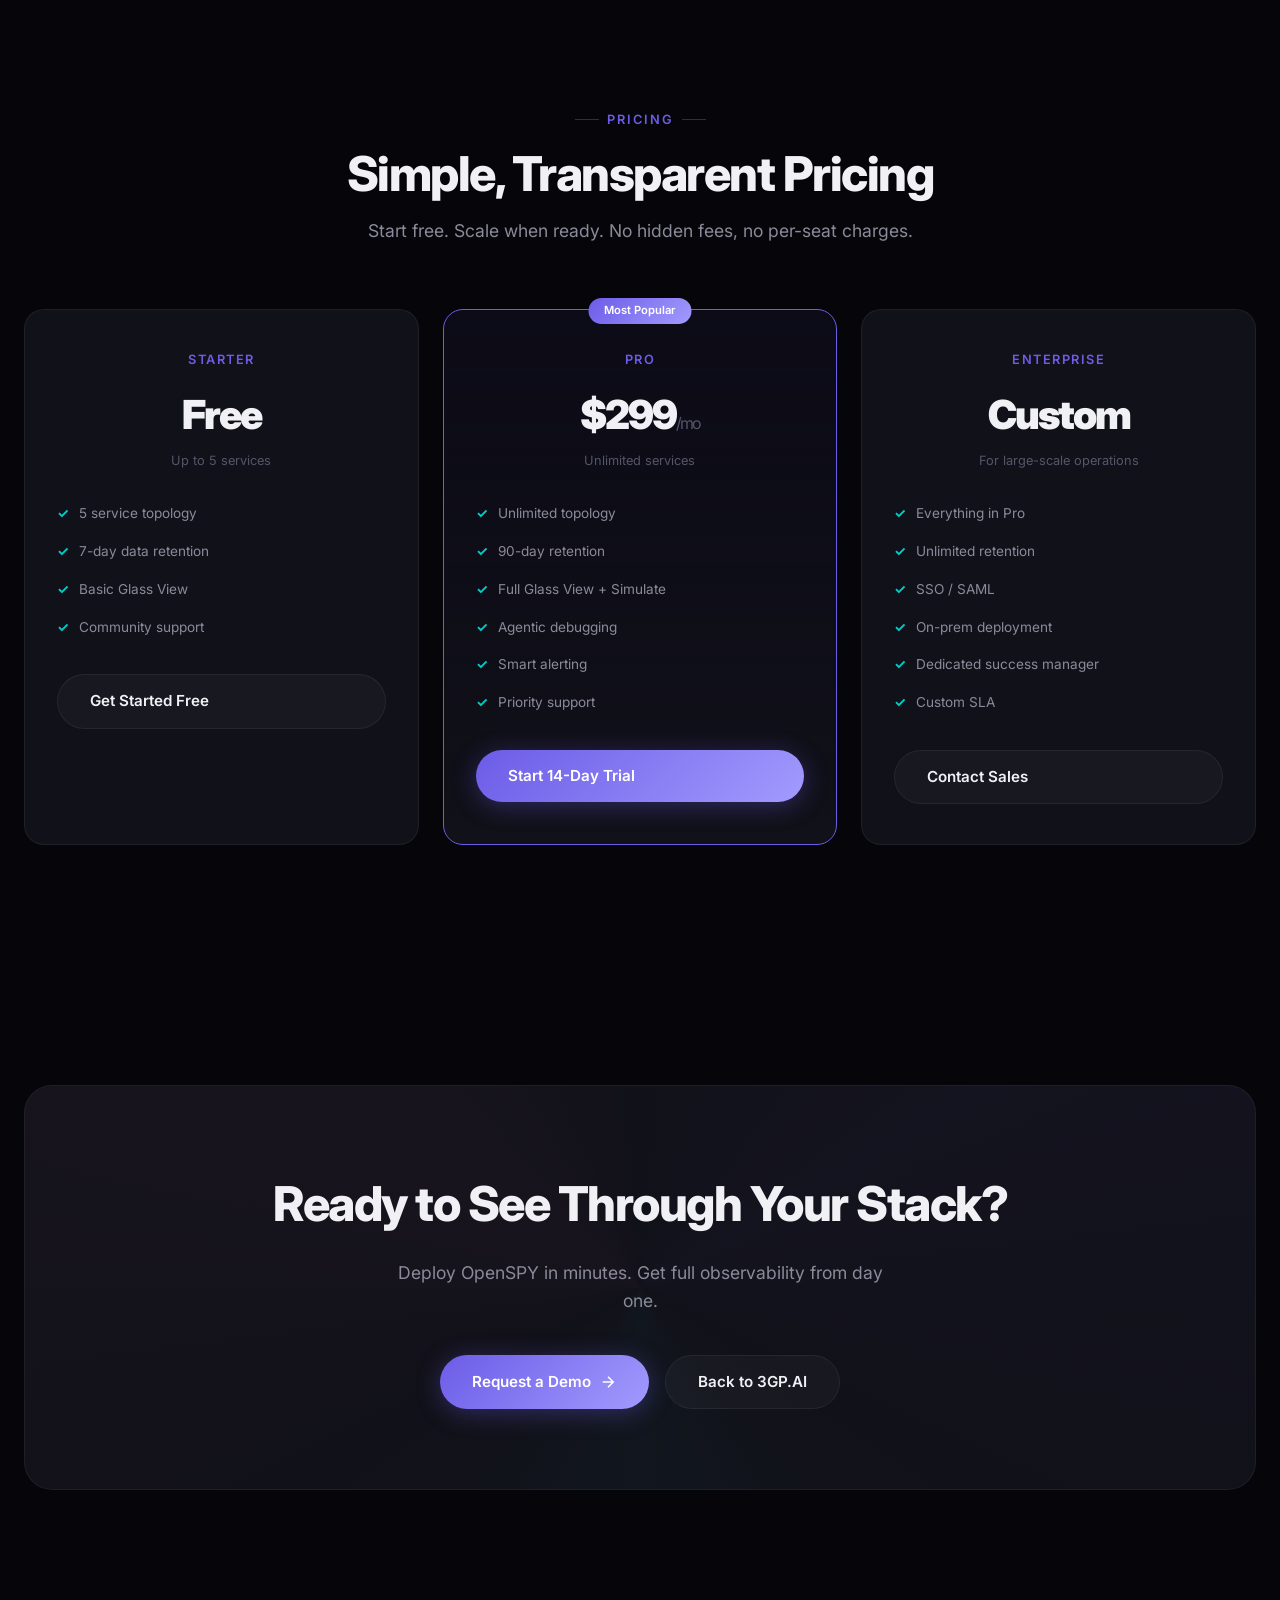
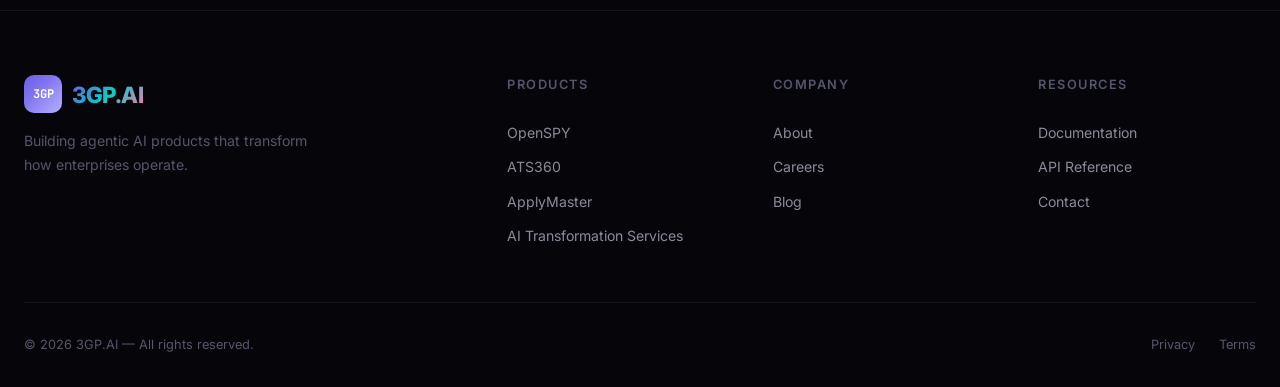
<file: openspy.html>
<!DOCTYPE html>
<html lang="en">
<head>
    <meta charset="UTF-8">
    <meta name="viewport" content="width=device-width, initial-scale=1.0">
    <title>OpenSPY — Agentic Observability with Glass View | 3GP.AI</title>
    <meta name="description" content="OpenSPY is an AI-powered observability platform with Glass View technology. See through your infrastructure in real time.">
    <link rel="icon" type="image/svg+xml" href="/images/favicon.svg">
    <link rel="preconnect" href="https://fonts.googleapis.com">
    <link rel="preconnect" href="https://fonts.gstatic.com" crossorigin>
    <link href="https://fonts.googleapis.com/css2?family=Inter:wght@300;400;500;600;700;800;900&family=JetBrains+Mono:wght@400;500;600&display=swap" rel="stylesheet">
    <link rel="stylesheet" href="/css/style.css">
    <style>
        /* Product Page Specific Styles */
        .product-hero { min-height: 90vh; display: flex; align-items: center; padding: 120px 0 80px; position: relative; z-index: 1; }
        .product-hero-grid { display: grid; grid-template-columns: 1fr 1fr; gap: 64px; align-items: center; }
        .product-hero-content .section-label { justify-content: flex-start; }
        .product-hero-content h1 { font-size: clamp(2.5rem, 5vw, 4rem); font-weight: 900; letter-spacing: -2px; line-height: 1.05; margin-bottom: 20px; }
        .product-hero-content h1 .gradient-text { background: var(--gradient-1); -webkit-background-clip: text; -webkit-text-fill-color: transparent; }
        .product-hero-content > p { font-size: 1.15rem; color: var(--text-secondary); line-height: 1.7; margin-bottom: 32px; }
        .product-hero-visual { position: relative; }

        /* Live Demo Mockup */
        .demo-window { background: var(--bg-card); border: 1px solid var(--border); border-radius: var(--radius-lg); overflow: hidden; box-shadow: 0 40px 80px rgba(0,0,0,0.5); }
        .demo-topbar { display: flex; align-items: center; gap: 8px; padding: 14px 20px; border-bottom: 1px solid var(--border); background: var(--bg-secondary); }
        .demo-topbar .mockup-dot { width: 10px; height: 10px; border-radius: 50%; }
        .demo-topbar .mockup-dot:nth-child(1) { background: #ff5f57; }
        .demo-topbar .mockup-dot:nth-child(2) { background: #ffbd2e; }
        .demo-topbar .mockup-dot:nth-child(3) { background: #28c840; }
        .demo-url { flex: 1; text-align: center; font-size: 0.75rem; color: var(--text-muted); font-family: var(--font-mono); }
        .demo-tabs { display: flex; gap: 0; margin-left: auto; }
        .demo-tab { padding: 4px 12px; font-size: 0.65rem; font-weight: 600; border-radius: 4px; color: var(--text-muted); }
        .demo-tab.active { background: rgba(108,92,231,0.2); color: var(--accent-1); }

        .demo-body { padding: 20px; min-height: 350px; position: relative; }

        /* Animated Topology */
        .topo-container { position: relative; height: 300px; }
        .topo-node { position: absolute; padding: 10px 14px; border-radius: 10px; font-size: 0.7rem; font-weight: 600; font-family: var(--font-mono); border: 1px solid var(--border); background: var(--bg-secondary); display: flex; align-items: center; gap: 8px; z-index: 2; transition: all 0.3s; }
        .topo-node:hover { transform: scale(1.08); border-color: var(--accent-1); }
        .topo-node-dot { width: 8px; height: 8px; border-radius: 50%; animation: pulse 2s ease-in-out infinite; }
        .topo-node-status { font-size: 0.6rem; color: var(--text-muted); }

        .topo-node.n1 { top: 10px; left: 50%; transform: translateX(-50%); }
        .topo-node.n2 { top: 100px; left: 15%; }
        .topo-node.n3 { top: 100px; right: 15%; }
        .topo-node.n4 { top: 200px; left: 5%; }
        .topo-node.n5 { top: 200px; left: 38%; }
        .topo-node.n6 { top: 200px; right: 5%; }

        /* Animated connection lines */
        .topo-lines { position: absolute; inset: 0; z-index: 1; }
        .topo-lines svg { width: 100%; height: 100%; }
        .topo-line { stroke-dasharray: 8 4; animation: dashMove 1.5s linear infinite; }
        @keyframes dashMove { to { stroke-dashoffset: -24; } }

        /* Metrics panel */
        .demo-metrics { display: grid; grid-template-columns: repeat(3, 1fr); gap: 8px; margin-top: 12px; }
        .demo-metric-card { padding: 10px; border-radius: 8px; background: var(--bg-glass); border: 1px solid var(--border); }
        .demo-metric-label { font-size: 0.6rem; color: var(--text-muted); text-transform: uppercase; letter-spacing: 1px; }
        .demo-metric-value { font-size: 1.1rem; font-weight: 700; font-family: var(--font-mono); margin-top: 4px; }
        .demo-metric-change { font-size: 0.6rem; margin-top: 2px; }
        .text-green { color: var(--accent-2); }
        .text-red { color: var(--accent-3); }

        /* Features Section */
        .features-section { padding: 120px 0; }
        .features-grid { display: grid; grid-template-columns: repeat(3, 1fr); gap: 24px; }
        .feature-card { padding: 40px 32px; border-radius: var(--radius-lg); background: var(--bg-card); border: 1px solid var(--border); transition: var(--transition); position: relative; overflow: hidden; }
        .feature-card:hover { border-color: var(--border-hover); transform: translateY(-4px); box-shadow: var(--shadow-glow); }
        .feature-card::before { content: ''; position: absolute; top: 0; left: 0; right: 0; height: 3px; background: var(--gradient-1); opacity: 0; transition: var(--transition); }
        .feature-card:hover::before { opacity: 1; }
        .feature-icon { width: 52px; height: 52px; border-radius: 14px; background: var(--gradient-1); display: flex; align-items: center; justify-content: center; margin-bottom: 20px; font-size: 1.4rem; }
        .feature-card h3 { font-size: 1.15rem; font-weight: 700; margin-bottom: 10px; }
        .feature-card p { font-size: 0.9rem; color: var(--text-secondary); line-height: 1.65; }

        /* Glass View Showcase */
        .glass-section { padding: 120px 0; }
        .glass-grid { display: grid; grid-template-columns: 1fr 1fr; gap: 64px; align-items: center; }
        .glass-demo { border-radius: var(--radius-lg); overflow: hidden; border: 1px solid var(--border); background: var(--bg-card); }
        .glass-demo-header { padding: 16px 20px; border-bottom: 1px solid var(--border); display: flex; align-items: center; justify-content: space-between; }
        .glass-toggle { display: flex; gap: 4px; padding: 3px; border-radius: 8px; background: var(--bg-secondary); }
        .glass-toggle-btn { padding: 6px 14px; border-radius: 6px; font-size: 0.7rem; font-weight: 600; cursor: pointer; transition: var(--transition); color: var(--text-muted); background: none; }
        .glass-toggle-btn.active { background: var(--gradient-1); color: #fff; }
        .glass-demo-body { padding: 24px; min-height: 280px; position: relative; }

        /* Glass view animation layers */
        .glass-layer { padding: 14px; border-radius: 10px; margin-bottom: 10px; transition: all 0.5s; position: relative; }
        .glass-layer.l1 { background: rgba(108,92,231,0.08); border: 1px solid rgba(108,92,231,0.2); }
        .glass-layer.l2 { background: rgba(0,206,201,0.08); border: 1px solid rgba(0,206,201,0.2); margin-left: 20px; }
        .glass-layer.l3 { background: rgba(253,121,168,0.08); border: 1px solid rgba(253,121,168,0.2); margin-left: 40px; }
        .glass-layer-title { font-size: 0.7rem; font-weight: 600; font-family: var(--font-mono); margin-bottom: 6px; display: flex; align-items: center; gap: 8px; }
        .glass-layer-bars { display: flex; gap: 4px; }
        .glass-bar { height: 6px; border-radius: 3px; animation: barPulse 3s ease-in-out infinite; }

        /* Animated data flow dots */
        .data-flow-dot { position: absolute; width: 6px; height: 6px; border-radius: 50%; animation: flowDown 2s linear infinite; }
        @keyframes flowDown { 0% { top: 0; opacity: 0; } 20% { opacity: 1; } 80% { opacity: 1; } 100% { top: 100%; opacity: 0; } }

        .glass-content h3 { font-size: 2rem; font-weight: 800; letter-spacing: -1px; margin-bottom: 16px; }
        .glass-content p { color: var(--text-secondary); font-size: 1rem; line-height: 1.7; margin-bottom: 24px; }
        .glass-features { display: flex; flex-direction: column; gap: 16px; }
        .glass-feature { display: flex; gap: 12px; align-items: start; }
        .glass-feature-check { width: 24px; height: 24px; border-radius: 50%; background: rgba(108,92,231,0.15); display: flex; align-items: center; justify-content: center; flex-shrink: 0; color: var(--accent-1); font-size: 0.75rem; font-weight: 700; }
        .glass-feature-text h5 { font-size: 0.9rem; font-weight: 600; margin-bottom: 2px; }
        .glass-feature-text p { font-size: 0.82rem; color: var(--text-secondary); margin: 0; }

        /* How It Works */
        .how-section { padding: 120px 0; }
        .how-steps { display: grid; grid-template-columns: repeat(4, 1fr); gap: 24px; margin-top: 64px; }
        .how-step { text-align: center; position: relative; }
        .how-step::after { content: ''; position: absolute; top: 32px; right: -12px; width: 24px; height: 2px; background: var(--border); }
        .how-step:last-child::after { display: none; }
        .how-step-num { width: 64px; height: 64px; border-radius: 50%; background: var(--gradient-1); display: flex; align-items: center; justify-content: center; font-size: 1.4rem; font-weight: 800; margin: 0 auto 20px; color: #fff; }
        .how-step h4 { font-size: 1rem; font-weight: 700; margin-bottom: 8px; }
        .how-step p { font-size: 0.85rem; color: var(--text-secondary); line-height: 1.6; }

        /* Pricing Teaser */
        .pricing-section { padding: 120px 0; }
        .pricing-grid { display: grid; grid-template-columns: repeat(3, 1fr); gap: 24px; }
        .pricing-card { padding: 40px 32px; border-radius: var(--radius-lg); background: var(--bg-card); border: 1px solid var(--border); transition: var(--transition); text-align: center; }
        .pricing-card:hover { border-color: var(--border-hover); }
        .pricing-card.featured { border-color: var(--accent-1); background: linear-gradient(180deg, rgba(108,92,231,0.06), var(--bg-card)); }
        .pricing-card.featured::before { content: 'Most Popular'; position: absolute; top: -12px; left: 50%; transform: translateX(-50%); background: var(--gradient-1); color: #fff; font-size: 0.7rem; font-weight: 600; padding: 4px 16px; border-radius: 50px; }
        .pricing-tier { font-size: 0.8rem; font-weight: 600; text-transform: uppercase; letter-spacing: 1.5px; color: var(--accent-1); margin-bottom: 12px; }
        .pricing-price { font-size: 2.5rem; font-weight: 900; letter-spacing: -2px; margin-bottom: 4px; }
        .pricing-period { font-size: 0.8rem; color: var(--text-muted); margin-bottom: 24px; }
        .pricing-features { text-align: left; margin-bottom: 28px; }
        .pricing-feature { display: flex; align-items: center; gap: 10px; padding: 8px 0; font-size: 0.85rem; color: var(--text-secondary); }
        .pricing-feature::before { content: '✓'; color: var(--accent-2); font-weight: 700; }
        .pricing-btn { width: 100%; }

        /* Responsive */
        @media (max-width: 1024px) { .product-hero-grid, .glass-grid { grid-template-columns: 1fr; } .features-grid { grid-template-columns: 1fr 1fr; } .how-steps { grid-template-columns: 1fr 1fr; } .how-step::after { display: none; } }
        @media (max-width: 768px) { .features-grid, .pricing-grid { grid-template-columns: 1fr; } .how-steps { grid-template-columns: 1fr; } .demo-metrics { grid-template-columns: 1fr; } }
    </style>
</head>
<body>
    <div class="bg-grid"></div>
    <div class="bg-orbs"><div class="orb orb-1"></div><div class="orb orb-2"></div><div class="orb orb-3"></div></div>
    <div class="cursor-dot" id="cursorDot"></div>

    <!-- Navbar -->
    <nav class="navbar scrolled" id="navbar">
        <div class="navbar-inner">
            <a href="/" class="logo"><div class="logo-mark">3GP</div><div class="logo-text"><span>3GP.AI</span></div></a>
            <div class="nav-links" id="navLinks">
                <a href="/#products">Products</a>
                <a href="/#capabilities">Capabilities</a>
                <a href="/#transformation">Services</a>
                <a href="/#proof">Results</a>
                <a href="/#contact" class="nav-cta">Get Started</a>
            </div>
            <button class="mobile-toggle" id="mobileToggle" aria-label="Toggle menu"><span></span><span></span><span></span></button>
        </div>
    </nav>

    <!-- Product Hero -->
    <section class="product-hero">
        <div class="container">
            <div class="product-hero-grid">
                <div class="product-hero-content">
                    <div class="section-label" style="justify-content:flex-start;">Flagship Product</div>
                    <h1>See Through Your<br><span class="gradient-text">Infrastructure</span></h1>
                    <p>OpenSPY is an agentic observability platform that doesn't just monitor — it understands. Toggle Glass View to see transparent, real-time visualization of every process, pipeline, and data flow.</p>
                    <div class="hero-actions" style="justify-content:flex-start;">
                        <a href="/#contact" class="btn btn-primary">Request Demo <svg viewBox="0 0 24 24" fill="none" stroke="currentColor" stroke-width="2"><path d="M5 12h14M12 5l7 7-7 7"/></svg></a>
                        <a href="#features" class="btn btn-secondary">See Features</a>
                    </div>
                </div>
                <div class="product-hero-visual">
                    <div class="demo-window">
                        <div class="demo-topbar">
                            <span class="mockup-dot"></span><span class="mockup-dot"></span><span class="mockup-dot"></span>
                            <span class="demo-url">openspy.3gp.ai/topology</span>
                            <div class="demo-tabs">
                                <span class="demo-tab active">Live</span>
                                <span class="demo-tab">Simulate</span>
                            </div>
                        </div>
                        <div class="demo-body">
                            <div class="topo-container">
                                <div class="topo-lines">
                                    <svg viewBox="0 0 500 300" preserveAspectRatio="none">
                                        <line x1="250" y1="35" x2="100" y2="115" class="topo-line" stroke="rgba(108,92,231,0.4)" stroke-width="2"/>
                                        <line x1="250" y1="35" x2="400" y2="115" class="topo-line" stroke="rgba(0,206,201,0.4)" stroke-width="2" style="animation-delay:-0.5s"/>
                                        <line x1="100" y1="135" x2="50" y2="215" class="topo-line" stroke="rgba(108,92,231,0.3)" stroke-width="1.5" style="animation-delay:-1s"/>
                                        <line x1="100" y1="135" x2="220" y2="215" class="topo-line" stroke="rgba(253,203,110,0.3)" stroke-width="1.5" style="animation-delay:-0.3s"/>
                                        <line x1="400" y1="135" x2="430" y2="215" class="topo-line" stroke="rgba(253,121,168,0.3)" stroke-width="1.5" style="animation-delay:-0.8s"/>
                                    </svg>
                                </div>
                                <div class="topo-node n1"><span class="topo-node-dot" style="background:var(--accent-2);"></span>API Gateway<span class="topo-node-status">14.2k rps</span></div>
                                <div class="topo-node n2"><span class="topo-node-dot" style="background:var(--accent-2);"></span>Auth Service<span class="topo-node-status">3ms</span></div>
                                <div class="topo-node n3"><span class="topo-node-dot" style="background:var(--accent-2);"></span>Core API<span class="topo-node-status">12ms</span></div>
                                <div class="topo-node n4"><span class="topo-node-dot" style="background:var(--accent-4);animation-delay:-1s;"></span>Redis<span class="topo-node-status">0.4ms</span></div>
                                <div class="topo-node n5"><span class="topo-node-dot" style="background:var(--accent-2);animation-delay:-0.5s;"></span>Postgres<span class="topo-node-status">8ms</span></div>
                                <div class="topo-node n6"><span class="topo-node-dot" style="background:var(--accent-3);animation-delay:-1.5s;"></span>ML Pipeline<span class="topo-node-status">142ms</span></div>
                            </div>
                            <div class="demo-metrics">
                                <div class="demo-metric-card">
                                    <div class="demo-metric-label">Latency P99</div>
                                    <div class="demo-metric-value text-green">12ms</div>
                                    <div class="demo-metric-change text-green">↓ 23% from last week</div>
                                </div>
                                <div class="demo-metric-card">
                                    <div class="demo-metric-label">Error Rate</div>
                                    <div class="demo-metric-value text-green">0.02%</div>
                                    <div class="demo-metric-change text-green">↓ 0.01% today</div>
                                </div>
                                <div class="demo-metric-card">
                                    <div class="demo-metric-label">Throughput</div>
                                    <div class="demo-metric-value" style="color:var(--accent-1);">14.2k</div>
                                    <div class="demo-metric-change text-green">↑ 8% from baseline</div>
                                </div>
                            </div>
                        </div>
                    </div>
                </div>
            </div>
        </div>
    </section>

    <!-- Features -->
    <section class="features-section" id="features">
        <div class="container">
            <div class="section-header reveal">
                <div class="section-label">Core Features</div>
                <h2 class="section-title">Everything You Need to See Everything</h2>
                <p class="section-desc">Six powerful capabilities that turn your infrastructure from a black box into a glass house.</p>
            </div>
            <div class="features-grid">
                <div class="feature-card reveal">
                    <div class="feature-icon">&#x1f50d;</div>
                    <h3>Glass View Mode</h3>
                    <p>Toggle a transparent overlay across your entire stack. See every request, every queue, every database call — flowing in real time like X-ray vision.</p>
                </div>
                <div class="feature-card reveal">
                    <div class="feature-icon">&#x1f916;</div>
                    <h3>Agentic Debugging</h3>
                    <p>AI agents that autonomously investigate incidents. They trace requests, correlate logs, check recent deploys, and present root cause — not just alerts.</p>
                </div>
                <div class="feature-card reveal">
                    <div class="feature-icon">&#x1f3ae;</div>
                    <h3>Simulation Engine</h3>
                    <p>Run "what-if" scenarios before deploying. Simulate load spikes, node failures, and config changes to predict behavior before it hits production.</p>
                </div>
                <div class="feature-card reveal">
                    <div class="feature-icon">&#x1f9e9;</div>
                    <h3>Root Cause AI</h3>
                    <p>Automatically pinpoints the true source of issues. No more alert fatigue — OpenSPY correlates across metrics, logs, and traces to find the needle in the haystack.</p>
                </div>
                <div class="feature-card reveal">
                    <div class="feature-icon">&#x1f30d;</div>
                    <h3>Live Topology Map</h3>
                    <p>Dynamic service dependency map that updates in real time. See how services communicate, where bottlenecks form, and which paths are most critical.</p>
                </div>
                <div class="feature-card reveal">
                    <div class="feature-icon">&#x1f514;</div>
                    <h3>Smart Alerting</h3>
                    <p>Context-aware alerts that learn your system's normal patterns. Reduce noise by 90% while catching real issues faster than rule-based alerts ever could.</p>
                </div>
            </div>
        </div>
    </section>

    <!-- Glass View Showcase -->
    <section class="glass-section">
        <div class="container">
            <div class="glass-grid reveal">
                <div class="glass-demo">
                    <div class="glass-demo-header">
                        <span style="font-size:0.8rem;font-weight:600;">System View</span>
                        <div class="glass-toggle">
                            <button class="glass-toggle-btn" onclick="toggleGlass(false)">Normal</button>
                            <button class="glass-toggle-btn active" onclick="toggleGlass(true)">Glass View</button>
                        </div>
                    </div>
                    <div class="glass-demo-body" id="glassDemo">
                        <div class="glass-layer l1">
                            <div class="glass-layer-title"><span style="color:var(--accent-1);">&#x25CF;</span> Load Balancer Layer</div>
                            <div class="glass-layer-bars">
                                <div class="glass-bar" style="width:70%;background:var(--accent-1);"></div>
                                <div class="glass-bar" style="width:25%;background:var(--accent-2);"></div>
                                <div class="glass-bar" style="width:5%;background:var(--accent-4);"></div>
                            </div>
                            <div class="data-flow-dot" style="left:30%;background:var(--accent-1);"></div>
                            <div class="data-flow-dot" style="left:60%;background:var(--accent-2);animation-delay:-0.7s;"></div>
                        </div>
                        <div class="glass-layer l2">
                            <div class="glass-layer-title"><span style="color:var(--accent-2);">&#x25CF;</span> Application Services</div>
                            <div class="glass-layer-bars">
                                <div class="glass-bar" style="width:50%;background:var(--accent-2);animation-delay:-0.5s;"></div>
                                <div class="glass-bar" style="width:35%;background:var(--accent-1);animation-delay:-1s;"></div>
                                <div class="glass-bar" style="width:15%;background:var(--accent-3);animation-delay:-1.5s;"></div>
                            </div>
                            <div class="data-flow-dot" style="left:45%;background:var(--accent-2);animation-delay:-1.2s;"></div>
                        </div>
                        <div class="glass-layer l3">
                            <div class="glass-layer-title"><span style="color:var(--accent-3);">&#x25CF;</span> Data Layer</div>
                            <div class="glass-layer-bars">
                                <div class="glass-bar" style="width:85%;background:var(--accent-3);animation-delay:-0.8s;"></div>
                                <div class="glass-bar" style="width:15%;background:var(--accent-4);animation-delay:-1.3s;"></div>
                            </div>
                            <div class="data-flow-dot" style="left:20%;background:var(--accent-3);animation-delay:-0.4s;"></div>
                        </div>
                    </div>
                </div>
                <div class="glass-content">
                    <h3>Glass View<br>Technology</h3>
                    <p>Our proprietary visualization layer renders your entire infrastructure as a transparent, interactive model. Every request becomes visible. Every bottleneck is exposed.</p>
                    <div class="glass-features">
                        <div class="glass-feature">
                            <div class="glass-feature-check">&#x2713;</div>
                            <div class="glass-feature-text"><h5>Layer-by-Layer Transparency</h5><p>Peel back each infrastructure layer to see what's happening underneath</p></div>
                        </div>
                        <div class="glass-feature">
                            <div class="glass-feature-check">&#x2713;</div>
                            <div class="glass-feature-text"><h5>Real-Time Data Flow</h5><p>Watch requests travel through your system in real time with latency annotations</p></div>
                        </div>
                        <div class="glass-feature">
                            <div class="glass-feature-check">&#x2713;</div>
                            <div class="glass-feature-text"><h5>Anomaly Highlighting</h5><p>Unusual patterns glow red automatically — no configuration required</p></div>
                        </div>
                    </div>
                </div>
            </div>
        </div>
    </section>

    <!-- How It Works -->
    <section class="how-section">
        <div class="container">
            <div class="section-header reveal">
                <div class="section-label">How It Works</div>
                <h2 class="section-title">From Zero to Full Observability</h2>
                <p class="section-desc">Get started in minutes, not months. OpenSPY deploys as a lightweight agent alongside your existing stack.</p>
            </div>
            <div class="how-steps reveal">
                <div class="how-step">
                    <div class="how-step-num">1</div>
                    <h4>Install Agent</h4>
                    <p>One-line install via npm, pip, or Docker. Auto-discovers your services and dependencies.</p>
                </div>
                <div class="how-step">
                    <div class="how-step-num">2</div>
                    <h4>Auto-Map Topology</h4>
                    <p>OpenSPY builds a live service dependency graph automatically from your traffic patterns.</p>
                </div>
                <div class="how-step">
                    <div class="how-step-num">3</div>
                    <h4>Enable Glass View</h4>
                    <p>Toggle Glass View to see every layer of your infrastructure in transparent, real-time detail.</p>
                </div>
                <div class="how-step">
                    <div class="how-step-num">4</div>
                    <h4>AI Takes Over</h4>
                    <p>Agentic AI monitors, investigates, and resolves — reducing MTTR from hours to minutes.</p>
                </div>
            </div>
        </div>
    </section>

    <!-- Pricing -->
    <section class="pricing-section">
        <div class="container">
            <div class="section-header reveal">
                <div class="section-label">Pricing</div>
                <h2 class="section-title">Simple, Transparent Pricing</h2>
                <p class="section-desc">Start free. Scale when ready. No hidden fees, no per-seat charges.</p>
            </div>
            <div class="pricing-grid reveal">
                <div class="pricing-card">
                    <div class="pricing-tier">Starter</div>
                    <div class="pricing-price">Free</div>
                    <div class="pricing-period">Up to 5 services</div>
                    <div class="pricing-features">
                        <div class="pricing-feature">5 service topology</div>
                        <div class="pricing-feature">7-day data retention</div>
                        <div class="pricing-feature">Basic Glass View</div>
                        <div class="pricing-feature">Community support</div>
                    </div>
                    <a href="/#contact" class="btn btn-secondary pricing-btn">Get Started Free</a>
                </div>
                <div class="pricing-card featured" style="position:relative;">
                    <div class="pricing-tier">Pro</div>
                    <div class="pricing-price">$299<span style="font-size:1rem;font-weight:400;color:var(--text-muted);">/mo</span></div>
                    <div class="pricing-period">Unlimited services</div>
                    <div class="pricing-features">
                        <div class="pricing-feature">Unlimited topology</div>
                        <div class="pricing-feature">90-day retention</div>
                        <div class="pricing-feature">Full Glass View + Simulate</div>
                        <div class="pricing-feature">Agentic debugging</div>
                        <div class="pricing-feature">Smart alerting</div>
                        <div class="pricing-feature">Priority support</div>
                    </div>
                    <a href="/#contact" class="btn btn-primary pricing-btn">Start 14-Day Trial</a>
                </div>
                <div class="pricing-card">
                    <div class="pricing-tier">Enterprise</div>
                    <div class="pricing-price">Custom</div>
                    <div class="pricing-period">For large-scale operations</div>
                    <div class="pricing-features">
                        <div class="pricing-feature">Everything in Pro</div>
                        <div class="pricing-feature">Unlimited retention</div>
                        <div class="pricing-feature">SSO / SAML</div>
                        <div class="pricing-feature">On-prem deployment</div>
                        <div class="pricing-feature">Dedicated success manager</div>
                        <div class="pricing-feature">Custom SLA</div>
                    </div>
                    <a href="/#contact" class="btn btn-secondary pricing-btn">Contact Sales</a>
                </div>
            </div>
        </div>
    </section>

    <!-- CTA -->
    <section class="cta" style="padding:120px 0;">
        <div class="container">
            <div class="cta-box reveal">
                <h2>Ready to See Through Your Stack?</h2>
                <p>Deploy OpenSPY in minutes. Get full observability from day one.</p>
                <div class="hero-actions">
                    <a href="/#contact" class="btn btn-primary">Request a Demo <svg viewBox="0 0 24 24" fill="none" stroke="currentColor" stroke-width="2"><path d="M5 12h14M12 5l7 7-7 7"/></svg></a>
                    <a href="/" class="btn btn-secondary">Back to 3GP.AI</a>
                </div>
            </div>
        </div>
    </section>

    <!-- Footer -->
    <footer class="footer">
        <div class="container">
            <div class="footer-grid">
                <div class="footer-brand">
                    <a href="/" class="logo"><div class="logo-mark">3GP</div><div class="logo-text"><span>3GP.AI</span></div></a>
                    <p>Building agentic AI products that transform how enterprises operate.</p>
                </div>
                <div class="footer-col"><h5>Products</h5><a href="/openspy">OpenSPY</a><a href="/ats360">ATS360</a><a href="/applymaster">ApplyMaster</a><a href="/consultancy">AI Transformation Services</a></div>
                <div class="footer-col"><h5>Company</h5><a href="/about">About</a><a href="#">Careers</a><a href="#">Blog</a></div>
                <div class="footer-col"><h5>Resources</h5><a href="#">Documentation</a><a href="#">API Reference</a><a href="/#contact">Contact</a></div>
            </div>
            <div class="footer-bottom"><span>&copy; 2026 3GP.AI — All rights reserved.</span><div class="footer-bottom-links"><a href="/privacy">Privacy</a><a href="/terms">Terms</a></div></div>
        </div>
    </footer>

    <script src="/js/main.js"></script>
    <script>
        function toggleGlass(on) {
            document.querySelectorAll('.glass-toggle-btn').forEach(b => b.classList.remove('active'));
            event.target.classList.add('active');
            const layers = document.querySelectorAll('.glass-layer');
            const dots = document.querySelectorAll('.data-flow-dot');
            layers.forEach(l => { l.style.opacity = on ? '1' : '0.4'; l.style.border = on ? '' : '1px solid var(--border)'; l.style.background = on ? '' : 'var(--bg-glass)'; });
            dots.forEach(d => { d.style.display = on ? 'block' : 'none'; });
        }
    </script>
</body>
</html>
</file>
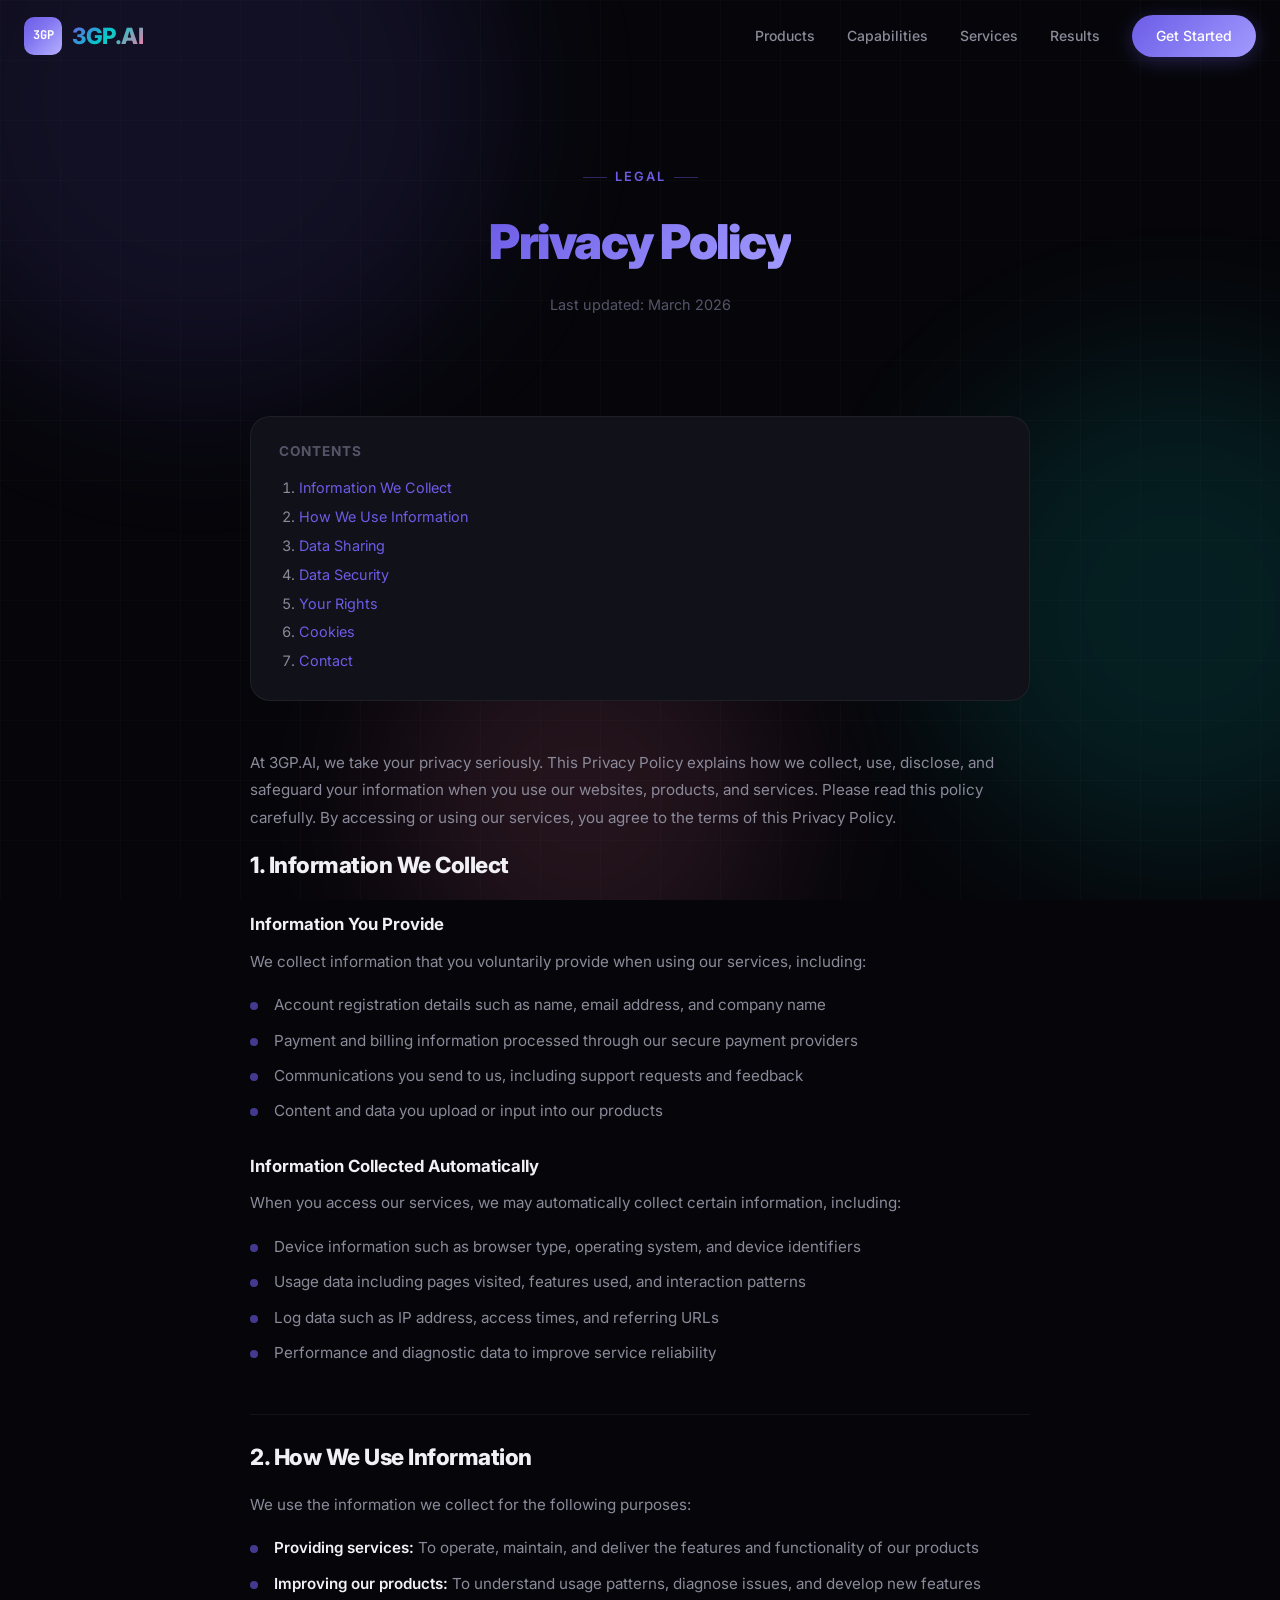
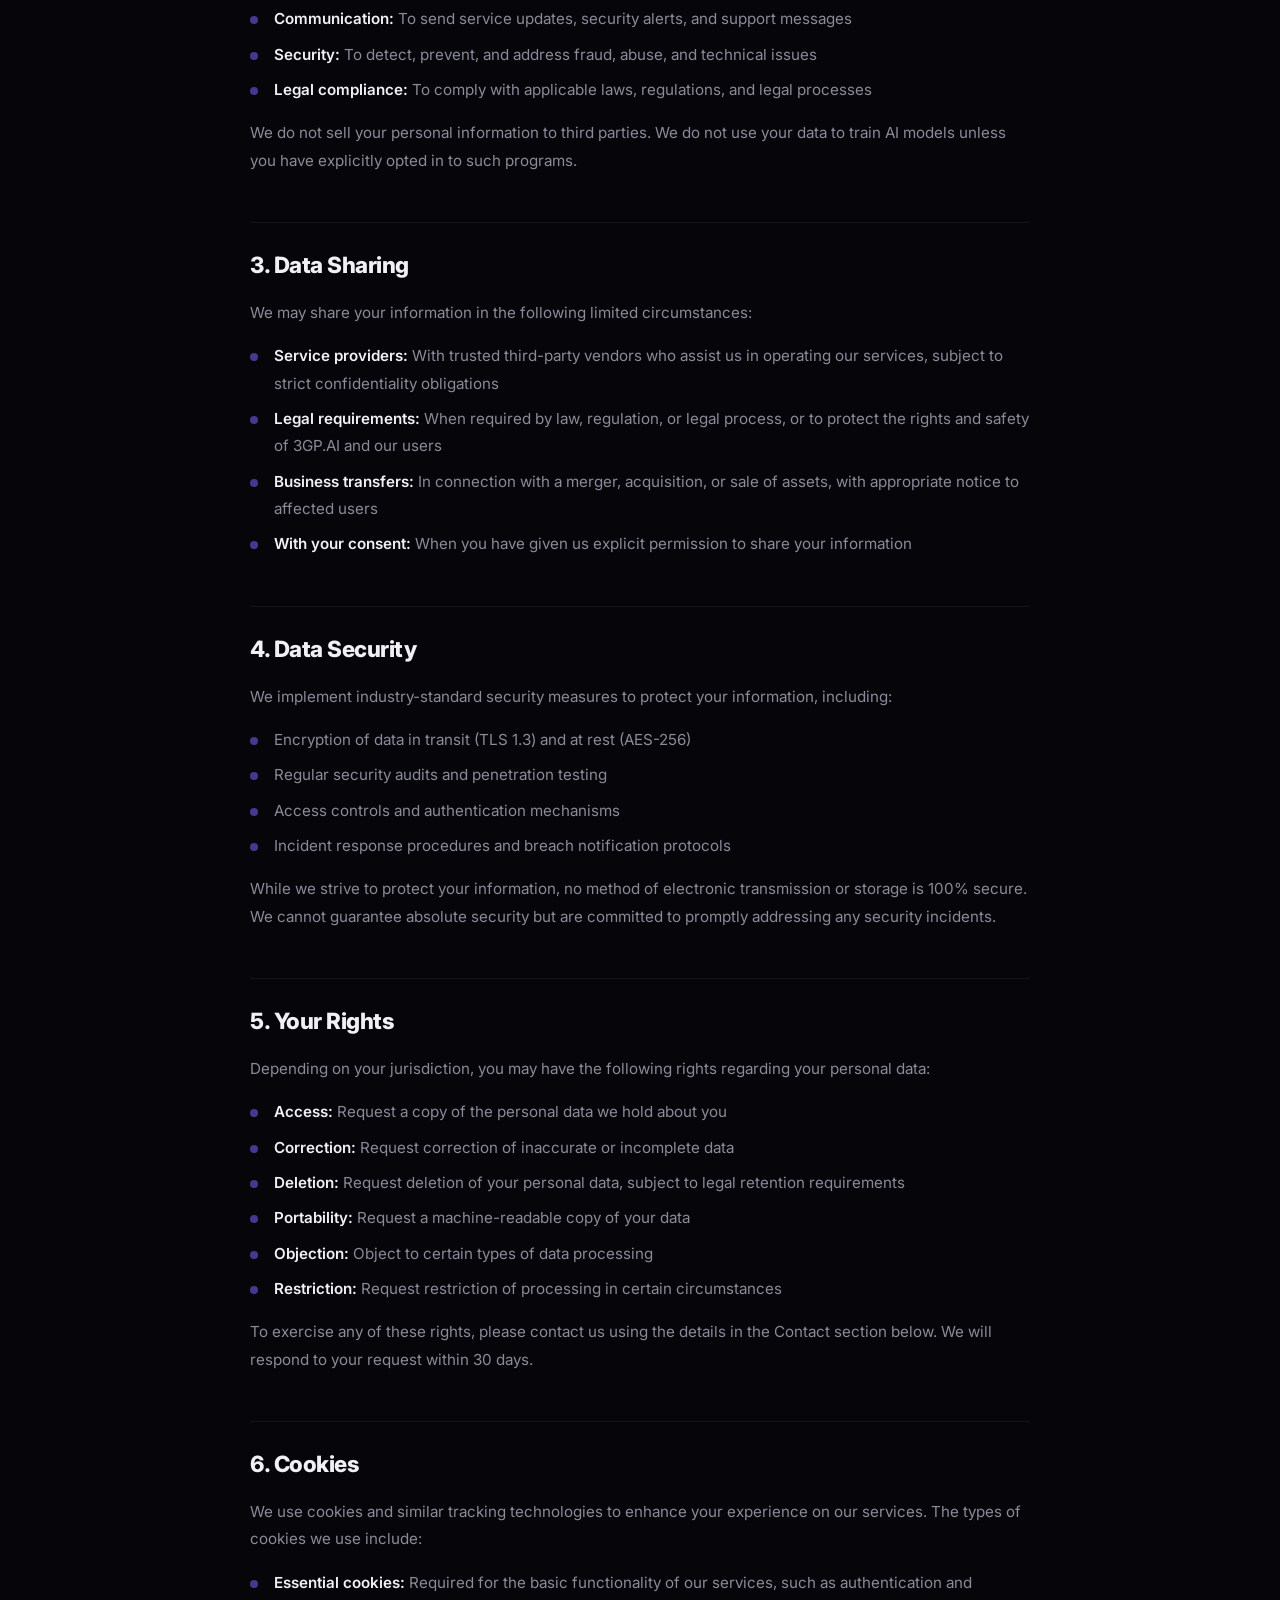
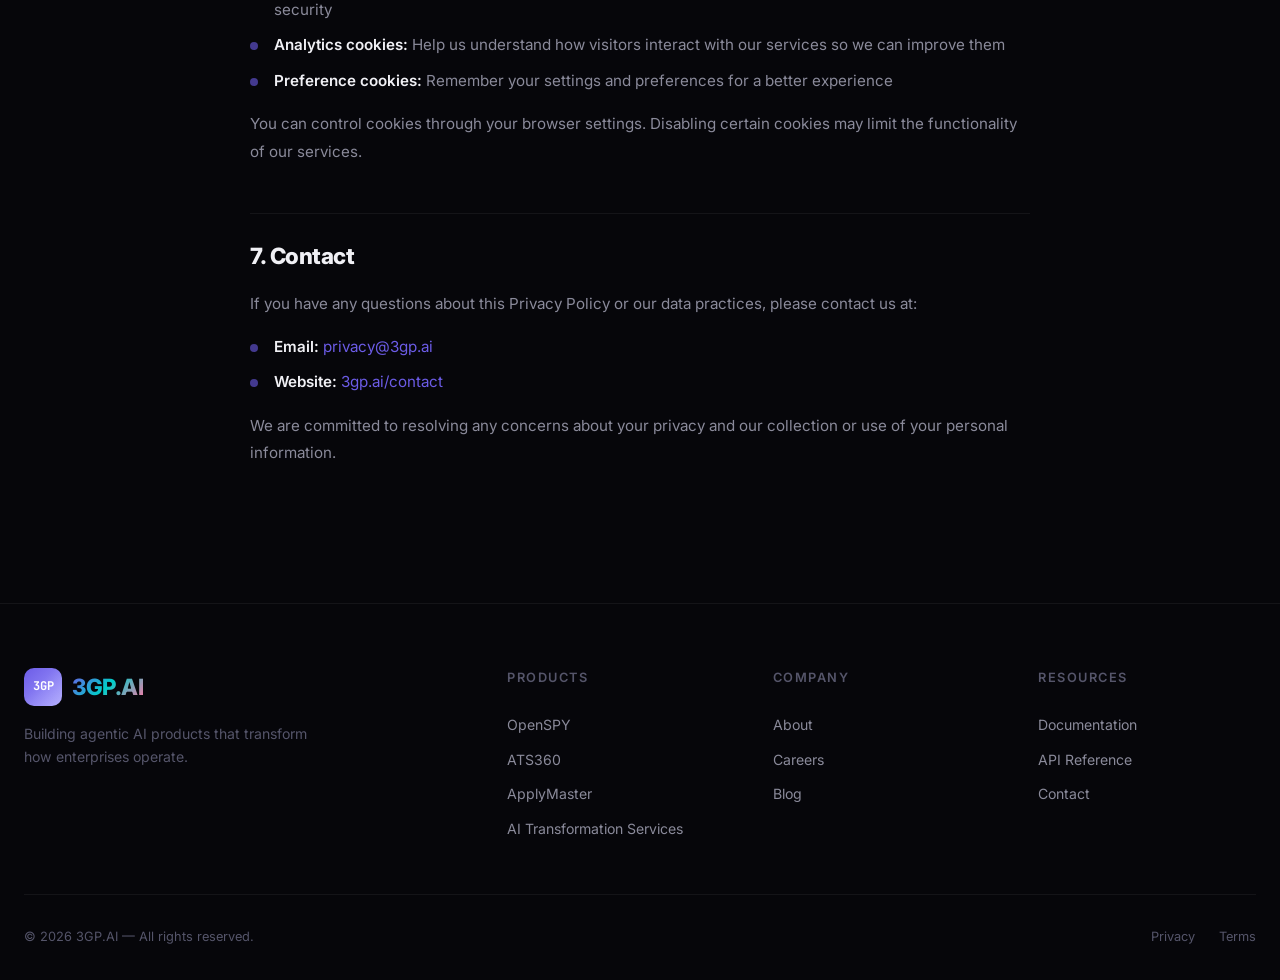
<file: privacy.html>
<!DOCTYPE html>
<html lang="en">
<head>
    <meta charset="UTF-8">
    <meta name="viewport" content="width=device-width, initial-scale=1.0">
    <title>Privacy Policy | 3GP.AI</title>
    <meta name="description" content="3GP.AI Privacy Policy — How we collect, use, and protect your data.">
    <link rel="icon" type="image/svg+xml" href="/images/favicon.svg">
    <link rel="preconnect" href="https://fonts.googleapis.com">
    <link rel="preconnect" href="https://fonts.gstatic.com" crossorigin>
    <link href="https://fonts.googleapis.com/css2?family=Inter:wght@300;400;500;600;700;800;900&family=JetBrains+Mono:wght@400;500;600&display=swap" rel="stylesheet">
    <link rel="stylesheet" href="/css/style.css">
    <style>
        /* Legal Page Styles */
        .legal-hero { padding: 160px 0 60px; text-align: center; position: relative; z-index: 1; }
        .legal-hero h1 { font-size: clamp(2rem, 4vw, 3rem); font-weight: 900; letter-spacing: -1.5px; margin-bottom: 12px; }
        .legal-hero h1 .gradient-text { background: var(--gradient-1); -webkit-background-clip: text; -webkit-text-fill-color: transparent; }
        .legal-hero .legal-updated { font-size: 0.9rem; color: var(--text-muted); }

        .legal-content { padding: 40px 0 120px; position: relative; z-index: 1; }
        .legal-container { max-width: 780px; margin: 0 auto; }
        .legal-container h2 { font-size: 1.4rem; font-weight: 800; letter-spacing: -0.5px; margin: 48px 0 16px; padding-top: 24px; border-top: 1px solid var(--border); }
        .legal-container h2:first-of-type { margin-top: 0; padding-top: 0; border-top: none; }
        .legal-container h3 { font-size: 1.05rem; font-weight: 700; margin: 28px 0 10px; }
        .legal-container p { font-size: 0.95rem; color: var(--text-secondary); line-height: 1.8; margin-bottom: 16px; }
        .legal-container ul { list-style: none; padding: 0; margin: 0 0 16px; }
        .legal-container ul li { position: relative; padding-left: 24px; font-size: 0.95rem; color: var(--text-secondary); line-height: 1.8; margin-bottom: 8px; }
        .legal-container ul li::before { content: ''; position: absolute; left: 0; top: 11px; width: 8px; height: 8px; border-radius: 50%; background: var(--accent-1); opacity: 0.6; }
        .legal-container a { color: var(--accent-1); text-decoration: none; transition: var(--transition); }
        .legal-container a:hover { text-decoration: underline; }
        .legal-container strong { color: var(--text-primary); font-weight: 600; }

        .legal-toc { padding: 24px 28px; border-radius: var(--radius-lg); background: var(--bg-card); border: 1px solid var(--border); margin-bottom: 48px; }
        .legal-toc h4 { font-size: 0.85rem; font-weight: 700; text-transform: uppercase; letter-spacing: 1px; color: var(--text-muted); margin-bottom: 12px; }
        .legal-toc ol { padding-left: 20px; margin: 0; }
        .legal-toc ol li { font-size: 0.9rem; color: var(--text-secondary); line-height: 2; }
        .legal-toc ol li a { color: var(--accent-1); text-decoration: none; }
        .legal-toc ol li a:hover { text-decoration: underline; }
    </style>
</head>
<body>
    <div class="bg-grid"></div>
    <div class="bg-orbs"><div class="orb orb-1"></div><div class="orb orb-2"></div><div class="orb orb-3"></div></div>
    <div class="cursor-dot" id="cursorDot"></div>

    <!-- Navbar -->
    <nav class="navbar scrolled" id="navbar">
        <div class="navbar-inner">
            <a href="/" class="logo"><div class="logo-mark">3GP</div><div class="logo-text"><span>3GP.AI</span></div></a>
            <div class="nav-links" id="navLinks">
                <a href="/#products">Products</a>
                <a href="/#capabilities">Capabilities</a>
                <a href="/#transformation">Services</a>
                <a href="/#proof">Results</a>
                <a href="/#contact" class="nav-cta">Get Started</a>
            </div>
            <button class="mobile-toggle" id="mobileToggle" aria-label="Toggle menu"><span></span><span></span><span></span></button>
        </div>
    </nav>

    <!-- Hero -->
    <section class="legal-hero">
        <div class="container">
            <div class="section-label">Legal</div>
            <h1><span class="gradient-text">Privacy Policy</span></h1>
            <p class="legal-updated">Last updated: March 2026</p>
        </div>
    </section>

    <!-- Content -->
    <section class="legal-content">
        <div class="container">
            <div class="legal-container">

                <div class="legal-toc">
                    <h4>Contents</h4>
                    <ol>
                        <li><a href="#info-collect">Information We Collect</a></li>
                        <li><a href="#info-use">How We Use Information</a></li>
                        <li><a href="#data-sharing">Data Sharing</a></li>
                        <li><a href="#data-security">Data Security</a></li>
                        <li><a href="#your-rights">Your Rights</a></li>
                        <li><a href="#cookies">Cookies</a></li>
                        <li><a href="#contact">Contact</a></li>
                    </ol>
                </div>

                <p>At 3GP.AI, we take your privacy seriously. This Privacy Policy explains how we collect, use, disclose, and safeguard your information when you use our websites, products, and services. Please read this policy carefully. By accessing or using our services, you agree to the terms of this Privacy Policy.</p>

                <h2 id="info-collect">1. Information We Collect</h2>

                <h3>Information You Provide</h3>
                <p>We collect information that you voluntarily provide when using our services, including:</p>
                <ul>
                    <li>Account registration details such as name, email address, and company name</li>
                    <li>Payment and billing information processed through our secure payment providers</li>
                    <li>Communications you send to us, including support requests and feedback</li>
                    <li>Content and data you upload or input into our products</li>
                </ul>

                <h3>Information Collected Automatically</h3>
                <p>When you access our services, we may automatically collect certain information, including:</p>
                <ul>
                    <li>Device information such as browser type, operating system, and device identifiers</li>
                    <li>Usage data including pages visited, features used, and interaction patterns</li>
                    <li>Log data such as IP address, access times, and referring URLs</li>
                    <li>Performance and diagnostic data to improve service reliability</li>
                </ul>

                <h2 id="info-use">2. How We Use Information</h2>
                <p>We use the information we collect for the following purposes:</p>
                <ul>
                    <li><strong>Providing services:</strong> To operate, maintain, and deliver the features and functionality of our products</li>
                    <li><strong>Improving our products:</strong> To understand usage patterns, diagnose issues, and develop new features</li>
                    <li><strong>Communication:</strong> To send service updates, security alerts, and support messages</li>
                    <li><strong>Security:</strong> To detect, prevent, and address fraud, abuse, and technical issues</li>
                    <li><strong>Legal compliance:</strong> To comply with applicable laws, regulations, and legal processes</li>
                </ul>
                <p>We do not sell your personal information to third parties. We do not use your data to train AI models unless you have explicitly opted in to such programs.</p>

                <h2 id="data-sharing">3. Data Sharing</h2>
                <p>We may share your information in the following limited circumstances:</p>
                <ul>
                    <li><strong>Service providers:</strong> With trusted third-party vendors who assist us in operating our services, subject to strict confidentiality obligations</li>
                    <li><strong>Legal requirements:</strong> When required by law, regulation, or legal process, or to protect the rights and safety of 3GP.AI and our users</li>
                    <li><strong>Business transfers:</strong> In connection with a merger, acquisition, or sale of assets, with appropriate notice to affected users</li>
                    <li><strong>With your consent:</strong> When you have given us explicit permission to share your information</li>
                </ul>

                <h2 id="data-security">4. Data Security</h2>
                <p>We implement industry-standard security measures to protect your information, including:</p>
                <ul>
                    <li>Encryption of data in transit (TLS 1.3) and at rest (AES-256)</li>
                    <li>Regular security audits and penetration testing</li>
                    <li>Access controls and authentication mechanisms</li>
                    <li>Incident response procedures and breach notification protocols</li>
                </ul>
                <p>While we strive to protect your information, no method of electronic transmission or storage is 100% secure. We cannot guarantee absolute security but are committed to promptly addressing any security incidents.</p>

                <h2 id="your-rights">5. Your Rights</h2>
                <p>Depending on your jurisdiction, you may have the following rights regarding your personal data:</p>
                <ul>
                    <li><strong>Access:</strong> Request a copy of the personal data we hold about you</li>
                    <li><strong>Correction:</strong> Request correction of inaccurate or incomplete data</li>
                    <li><strong>Deletion:</strong> Request deletion of your personal data, subject to legal retention requirements</li>
                    <li><strong>Portability:</strong> Request a machine-readable copy of your data</li>
                    <li><strong>Objection:</strong> Object to certain types of data processing</li>
                    <li><strong>Restriction:</strong> Request restriction of processing in certain circumstances</li>
                </ul>
                <p>To exercise any of these rights, please contact us using the details in the Contact section below. We will respond to your request within 30 days.</p>

                <h2 id="cookies">6. Cookies</h2>
                <p>We use cookies and similar tracking technologies to enhance your experience on our services. The types of cookies we use include:</p>
                <ul>
                    <li><strong>Essential cookies:</strong> Required for the basic functionality of our services, such as authentication and security</li>
                    <li><strong>Analytics cookies:</strong> Help us understand how visitors interact with our services so we can improve them</li>
                    <li><strong>Preference cookies:</strong> Remember your settings and preferences for a better experience</li>
                </ul>
                <p>You can control cookies through your browser settings. Disabling certain cookies may limit the functionality of our services.</p>

                <h2 id="contact">7. Contact</h2>
                <p>If you have any questions about this Privacy Policy or our data practices, please contact us at:</p>
                <ul>
                    <li><strong>Email:</strong> <a href="mailto:privacy@3gp.ai">privacy@3gp.ai</a></li>
                    <li><strong>Website:</strong> <a href="/#contact">3gp.ai/contact</a></li>
                </ul>
                <p>We are committed to resolving any concerns about your privacy and our collection or use of your personal information.</p>

            </div>
        </div>
    </section>

    <!-- Footer -->
    <footer class="footer">
        <div class="container">
            <div class="footer-grid">
                <div class="footer-brand">
                    <a href="/" class="logo"><div class="logo-mark">3GP</div><div class="logo-text"><span>3GP.AI</span></div></a>
                    <p>Building agentic AI products that transform how enterprises operate.</p>
                </div>
                <div class="footer-col"><h5>Products</h5><a href="/openspy">OpenSPY</a><a href="/ats360">ATS360</a><a href="/applymaster">ApplyMaster</a><a href="/consultancy">AI Transformation Services</a></div>
                <div class="footer-col"><h5>Company</h5><a href="/about">About</a><a href="#">Careers</a><a href="#">Blog</a></div>
                <div class="footer-col"><h5>Resources</h5><a href="#">Documentation</a><a href="#">API Reference</a><a href="/#contact">Contact</a></div>
            </div>
            <div class="footer-bottom"><span>&copy; 2026 3GP.AI — All rights reserved.</span><div class="footer-bottom-links"><a href="/privacy">Privacy</a><a href="/terms">Terms</a></div></div>
        </div>
    </footer>

    <script src="/js/main.js"></script>
</body>
</html>
</file>
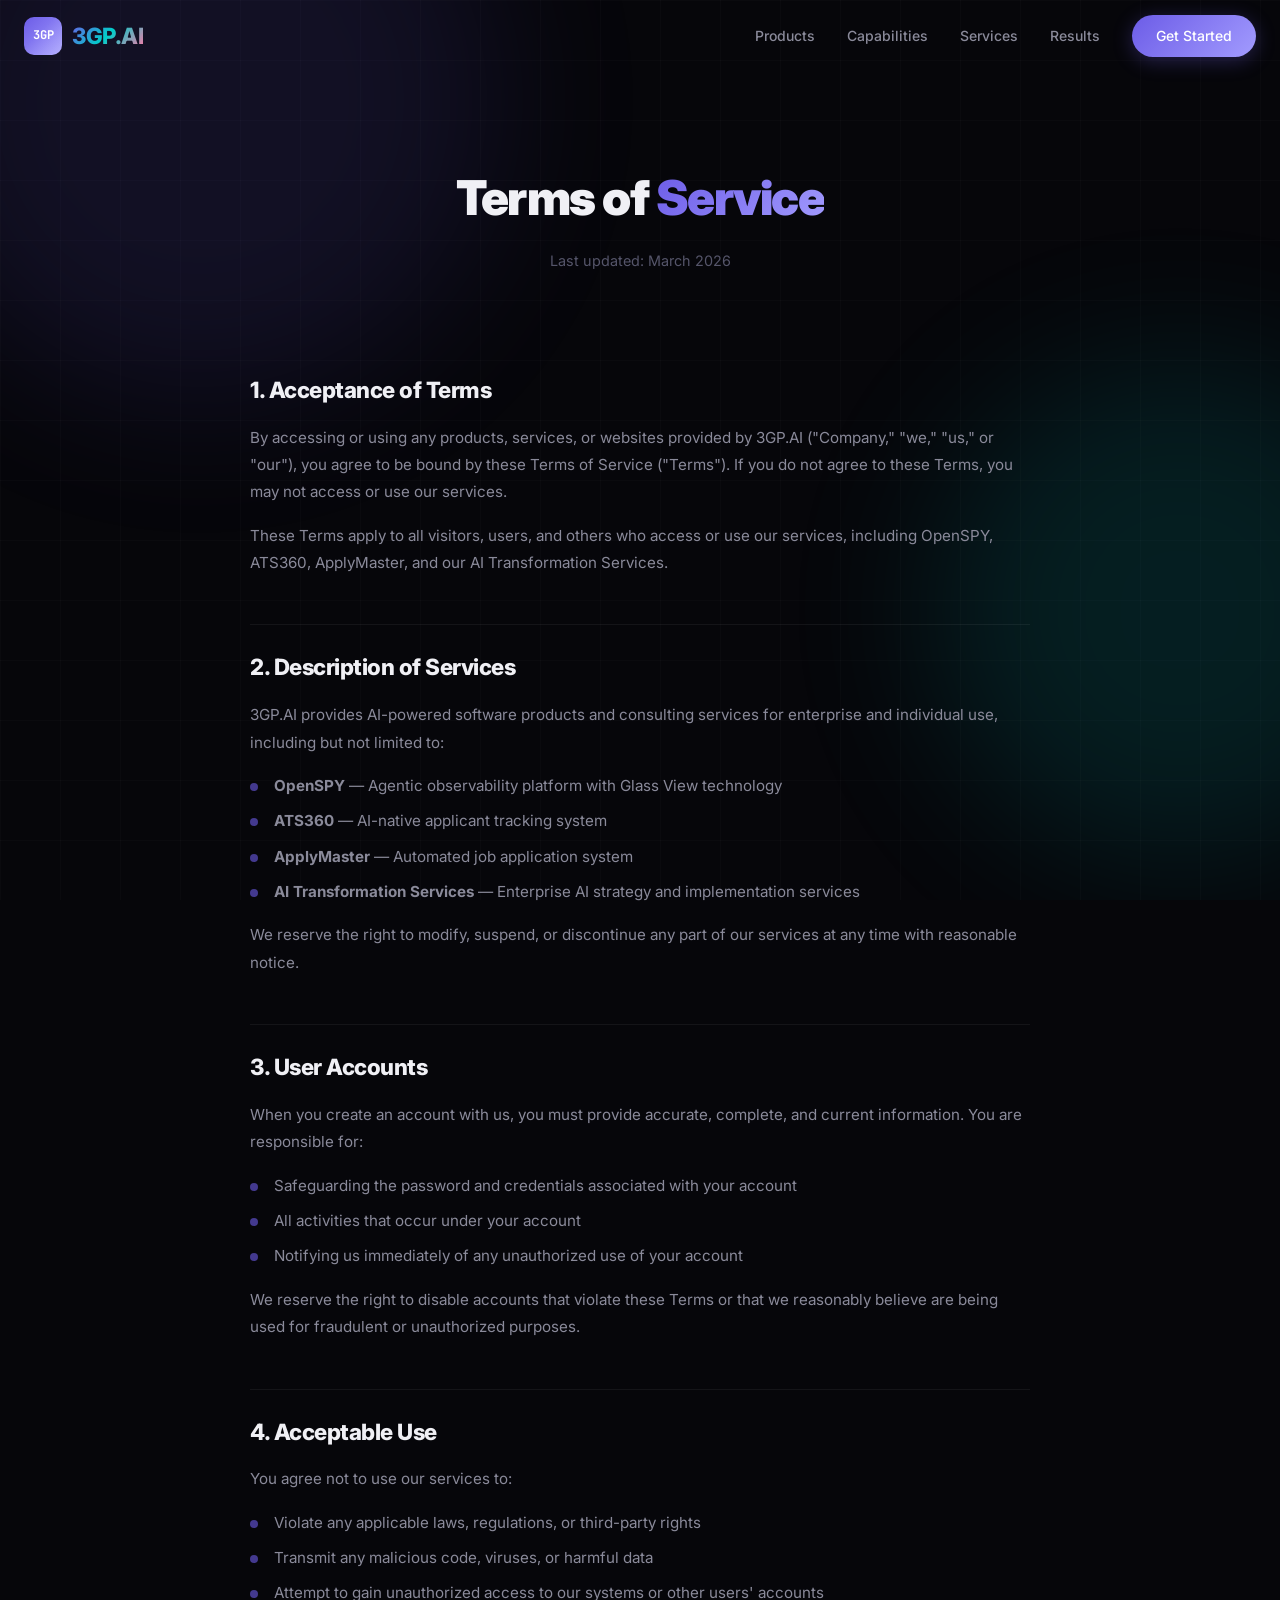
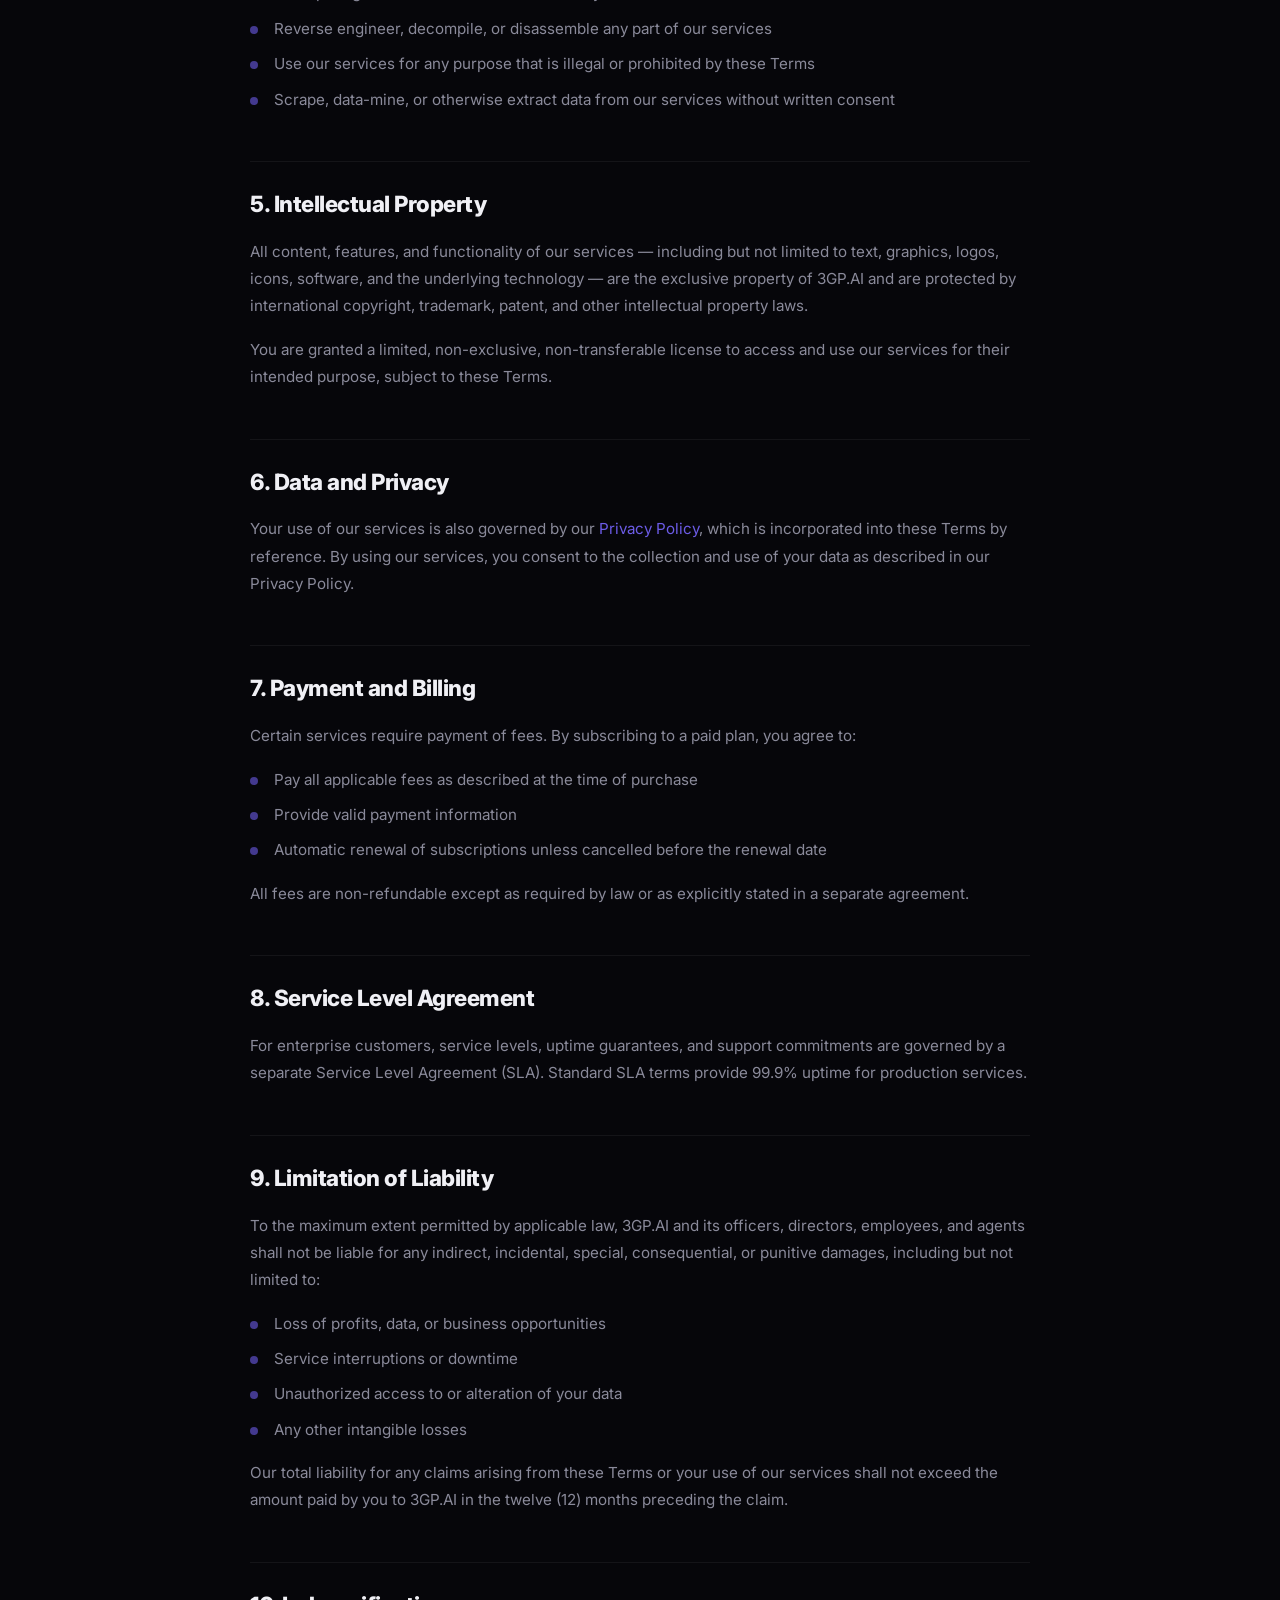
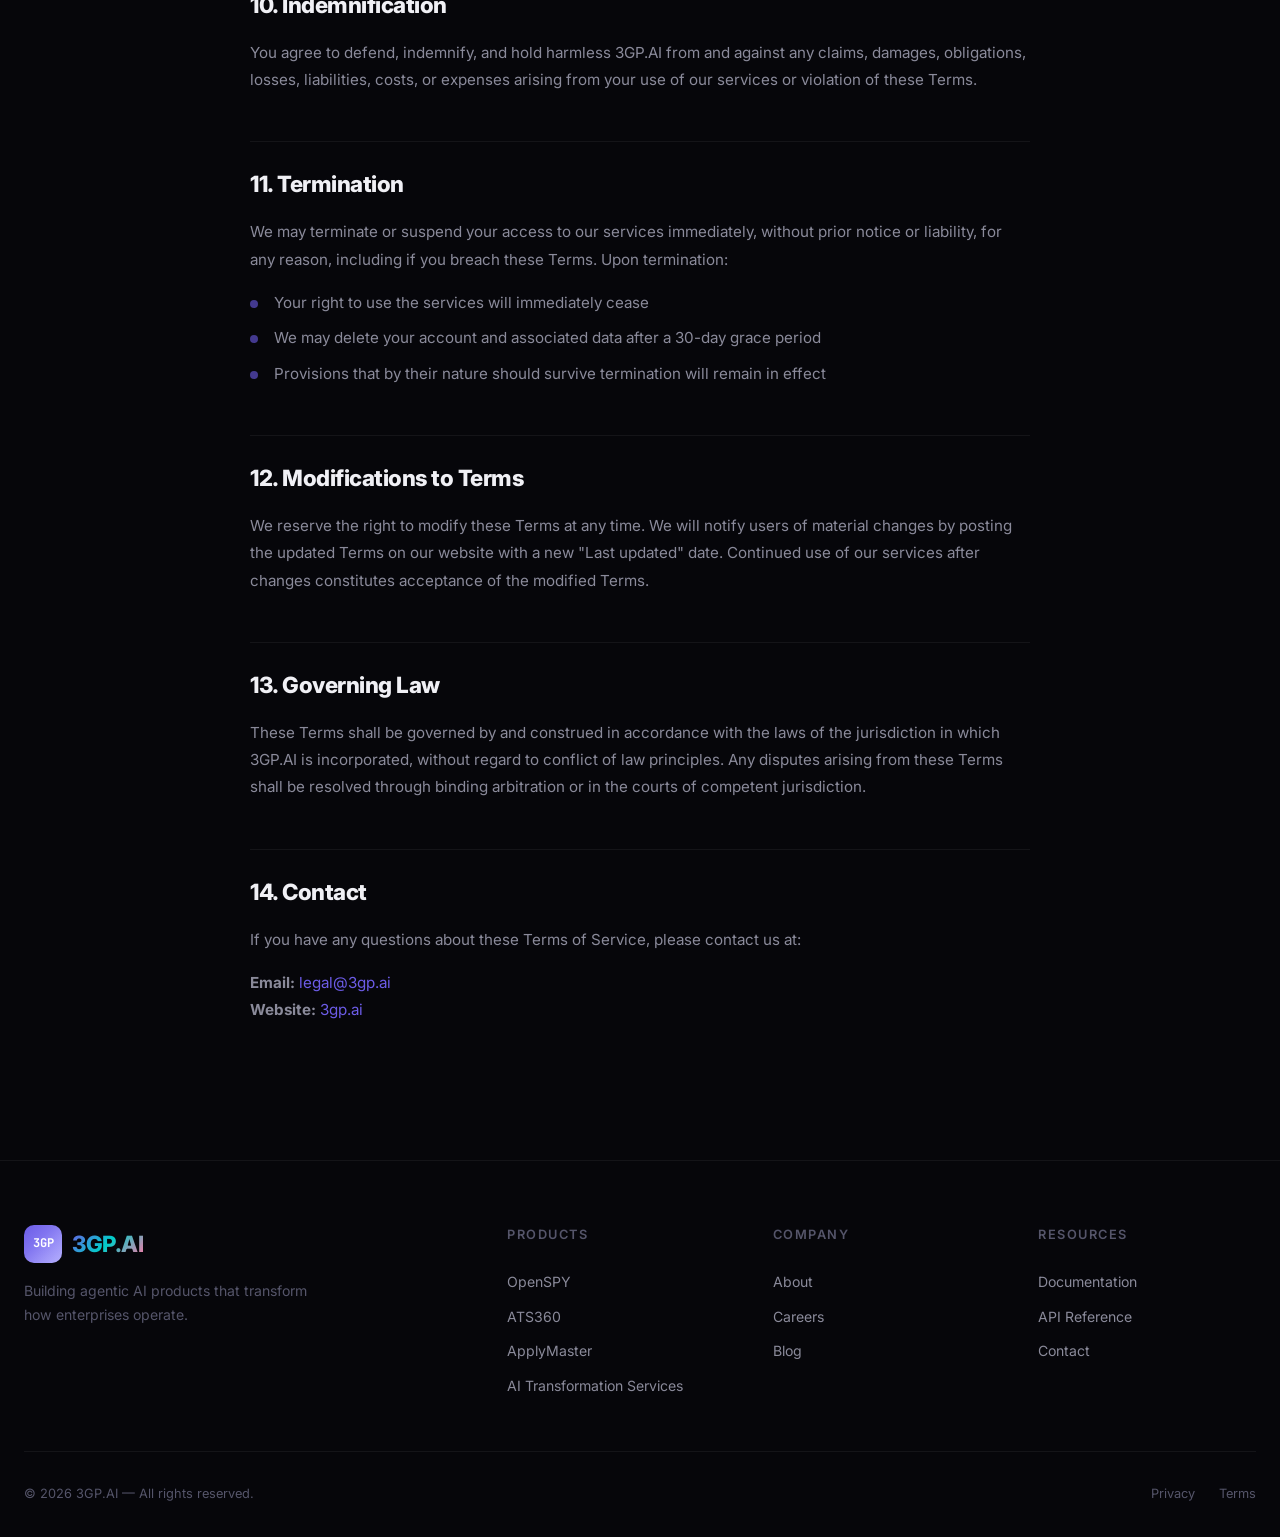
<file: terms.html>
<!DOCTYPE html>
<html lang="en">
<head>
    <meta charset="UTF-8">
    <meta name="viewport" content="width=device-width, initial-scale=1.0">
    <title>Terms of Service | 3GP.AI</title>
    <meta name="description" content="3GP.AI Terms of Service — Terms and conditions for using our products and services.">
    <link rel="icon" type="image/svg+xml" href="/images/favicon.svg">
    <link rel="preconnect" href="https://fonts.googleapis.com">
    <link rel="preconnect" href="https://fonts.gstatic.com" crossorigin>
    <link href="https://fonts.googleapis.com/css2?family=Inter:wght@300;400;500;600;700;800;900&family=JetBrains+Mono:wght@400;500;600&display=swap" rel="stylesheet">
    <link rel="stylesheet" href="/css/style.css">
    <style>
        .legal-hero { padding: 160px 0 60px; text-align: center; position: relative; z-index: 1; }
        .legal-hero h1 { font-size: clamp(2rem, 4vw, 3rem); font-weight: 900; letter-spacing: -1.5px; margin-bottom: 12px; }
        .legal-hero h1 .gradient-text { background: var(--gradient-1); -webkit-background-clip: text; -webkit-text-fill-color: transparent; }
        .legal-hero .legal-updated { font-size: 0.9rem; color: var(--text-muted); }
        .legal-content { padding: 40px 0 120px; position: relative; z-index: 1; }
        .legal-container { max-width: 780px; margin: 0 auto; }
        .legal-container h2 { font-size: 1.4rem; font-weight: 800; letter-spacing: -0.5px; margin: 48px 0 16px; padding-top: 24px; border-top: 1px solid var(--border); }
        .legal-container h2:first-of-type { margin-top: 0; padding-top: 0; border-top: none; }
        .legal-container h3 { font-size: 1.05rem; font-weight: 700; margin: 28px 0 10px; }
        .legal-container p { font-size: 0.95rem; color: var(--text-secondary); line-height: 1.8; margin-bottom: 16px; }
        .legal-container ul { list-style: none; padding: 0; margin: 0 0 16px; }
        .legal-container ul li { position: relative; padding-left: 24px; font-size: 0.95rem; color: var(--text-secondary); line-height: 1.8; margin-bottom: 8px; }
        .legal-container ul li::before { content: ''; position: absolute; left: 0; top: 11px; width: 8px; height: 8px; border-radius: 50%; background: var(--accent-1); opacity: 0.6; }
        .legal-container a { color: var(--accent-1); text-decoration: none; transition: var(--transition); }
        .legal-container a:hover { text-decoration: underline; }
        @media (max-width: 768px) { .legal-container { padding: 0 8px; } }
    </style>
</head>
<body>
    <div class="bg-grid"></div>
    <div class="bg-orbs"><div class="orb orb-1"></div><div class="orb orb-2"></div></div>

    <nav class="navbar scrolled" id="navbar">
        <div class="navbar-inner">
            <a href="/" class="logo"><div class="logo-mark">3GP</div><div class="logo-text"><span>3GP.AI</span></div></a>
            <div class="nav-links" id="navLinks">
                <a href="/#products">Products</a>
                <a href="/#capabilities">Capabilities</a>
                <a href="/#transformation">Services</a>
                <a href="/#proof">Results</a>
                <a href="/#contact" class="nav-cta">Get Started</a>
            </div>
            <button class="mobile-toggle" id="mobileToggle" aria-label="Toggle menu"><span></span><span></span><span></span></button>
        </div>
    </nav>

    <section class="legal-hero">
        <div class="container">
            <h1>Terms of <span class="gradient-text">Service</span></h1>
            <p class="legal-updated">Last updated: March 2026</p>
        </div>
    </section>

    <section class="legal-content">
        <div class="container">
            <div class="legal-container">
                <h2>1. Acceptance of Terms</h2>
                <p>By accessing or using any products, services, or websites provided by 3GP.AI ("Company," "we," "us," or "our"), you agree to be bound by these Terms of Service ("Terms"). If you do not agree to these Terms, you may not access or use our services.</p>
                <p>These Terms apply to all visitors, users, and others who access or use our services, including OpenSPY, ATS360, ApplyMaster, and our AI Transformation Services.</p>

                <h2>2. Description of Services</h2>
                <p>3GP.AI provides AI-powered software products and consulting services for enterprise and individual use, including but not limited to:</p>
                <ul>
                    <li><strong>OpenSPY</strong> — Agentic observability platform with Glass View technology</li>
                    <li><strong>ATS360</strong> — AI-native applicant tracking system</li>
                    <li><strong>ApplyMaster</strong> — Automated job application system</li>
                    <li><strong>AI Transformation Services</strong> — Enterprise AI strategy and implementation services</li>
                </ul>
                <p>We reserve the right to modify, suspend, or discontinue any part of our services at any time with reasonable notice.</p>

                <h2>3. User Accounts</h2>
                <p>When you create an account with us, you must provide accurate, complete, and current information. You are responsible for:</p>
                <ul>
                    <li>Safeguarding the password and credentials associated with your account</li>
                    <li>All activities that occur under your account</li>
                    <li>Notifying us immediately of any unauthorized use of your account</li>
                </ul>
                <p>We reserve the right to disable accounts that violate these Terms or that we reasonably believe are being used for fraudulent or unauthorized purposes.</p>

                <h2>4. Acceptable Use</h2>
                <p>You agree not to use our services to:</p>
                <ul>
                    <li>Violate any applicable laws, regulations, or third-party rights</li>
                    <li>Transmit any malicious code, viruses, or harmful data</li>
                    <li>Attempt to gain unauthorized access to our systems or other users' accounts</li>
                    <li>Reverse engineer, decompile, or disassemble any part of our services</li>
                    <li>Use our services for any purpose that is illegal or prohibited by these Terms</li>
                    <li>Scrape, data-mine, or otherwise extract data from our services without written consent</li>
                </ul>

                <h2>5. Intellectual Property</h2>
                <p>All content, features, and functionality of our services — including but not limited to text, graphics, logos, icons, software, and the underlying technology — are the exclusive property of 3GP.AI and are protected by international copyright, trademark, patent, and other intellectual property laws.</p>
                <p>You are granted a limited, non-exclusive, non-transferable license to access and use our services for their intended purpose, subject to these Terms.</p>

                <h2>6. Data and Privacy</h2>
                <p>Your use of our services is also governed by our <a href="/privacy">Privacy Policy</a>, which is incorporated into these Terms by reference. By using our services, you consent to the collection and use of your data as described in our Privacy Policy.</p>

                <h2>7. Payment and Billing</h2>
                <p>Certain services require payment of fees. By subscribing to a paid plan, you agree to:</p>
                <ul>
                    <li>Pay all applicable fees as described at the time of purchase</li>
                    <li>Provide valid payment information</li>
                    <li>Automatic renewal of subscriptions unless cancelled before the renewal date</li>
                </ul>
                <p>All fees are non-refundable except as required by law or as explicitly stated in a separate agreement.</p>

                <h2>8. Service Level Agreement</h2>
                <p>For enterprise customers, service levels, uptime guarantees, and support commitments are governed by a separate Service Level Agreement (SLA). Standard SLA terms provide 99.9% uptime for production services.</p>

                <h2>9. Limitation of Liability</h2>
                <p>To the maximum extent permitted by applicable law, 3GP.AI and its officers, directors, employees, and agents shall not be liable for any indirect, incidental, special, consequential, or punitive damages, including but not limited to:</p>
                <ul>
                    <li>Loss of profits, data, or business opportunities</li>
                    <li>Service interruptions or downtime</li>
                    <li>Unauthorized access to or alteration of your data</li>
                    <li>Any other intangible losses</li>
                </ul>
                <p>Our total liability for any claims arising from these Terms or your use of our services shall not exceed the amount paid by you to 3GP.AI in the twelve (12) months preceding the claim.</p>

                <h2>10. Indemnification</h2>
                <p>You agree to defend, indemnify, and hold harmless 3GP.AI from and against any claims, damages, obligations, losses, liabilities, costs, or expenses arising from your use of our services or violation of these Terms.</p>

                <h2>11. Termination</h2>
                <p>We may terminate or suspend your access to our services immediately, without prior notice or liability, for any reason, including if you breach these Terms. Upon termination:</p>
                <ul>
                    <li>Your right to use the services will immediately cease</li>
                    <li>We may delete your account and associated data after a 30-day grace period</li>
                    <li>Provisions that by their nature should survive termination will remain in effect</li>
                </ul>

                <h2>12. Modifications to Terms</h2>
                <p>We reserve the right to modify these Terms at any time. We will notify users of material changes by posting the updated Terms on our website with a new "Last updated" date. Continued use of our services after changes constitutes acceptance of the modified Terms.</p>

                <h2>13. Governing Law</h2>
                <p>These Terms shall be governed by and construed in accordance with the laws of the jurisdiction in which 3GP.AI is incorporated, without regard to conflict of law principles. Any disputes arising from these Terms shall be resolved through binding arbitration or in the courts of competent jurisdiction.</p>

                <h2>14. Contact</h2>
                <p>If you have any questions about these Terms of Service, please contact us at:</p>
                <p><strong>Email:</strong> <a href="mailto:legal@3gp.ai">legal@3gp.ai</a><br>
                <strong>Website:</strong> <a href="https://3gp.ai">3gp.ai</a></p>
            </div>
        </div>
    </section>

    <footer class="footer">
        <div class="container">
            <div class="footer-grid">
                <div class="footer-brand">
                    <a href="/" class="logo"><div class="logo-mark">3GP</div><div class="logo-text"><span>3GP.AI</span></div></a>
                    <p>Building agentic AI products that transform how enterprises operate.</p>
                </div>
                <div class="footer-col"><h5>Products</h5><a href="/openspy">OpenSPY</a><a href="/ats360">ATS360</a><a href="/applymaster">ApplyMaster</a><a href="/consultancy">AI Transformation Services</a></div>
                <div class="footer-col"><h5>Company</h5><a href="/about">About</a><a href="#">Careers</a><a href="#">Blog</a></div>
                <div class="footer-col"><h5>Resources</h5><a href="#">Documentation</a><a href="#">API Reference</a><a href="/#contact">Contact</a></div>
            </div>
            <div class="footer-bottom"><span>&copy; 2026 3GP.AI — All rights reserved.</span><div class="footer-bottom-links"><a href="/privacy">Privacy</a><a href="/terms">Terms</a></div></div>
        </div>
    </footer>

    <script src="/js/main.js"></script>
</body>
</html>
</file>
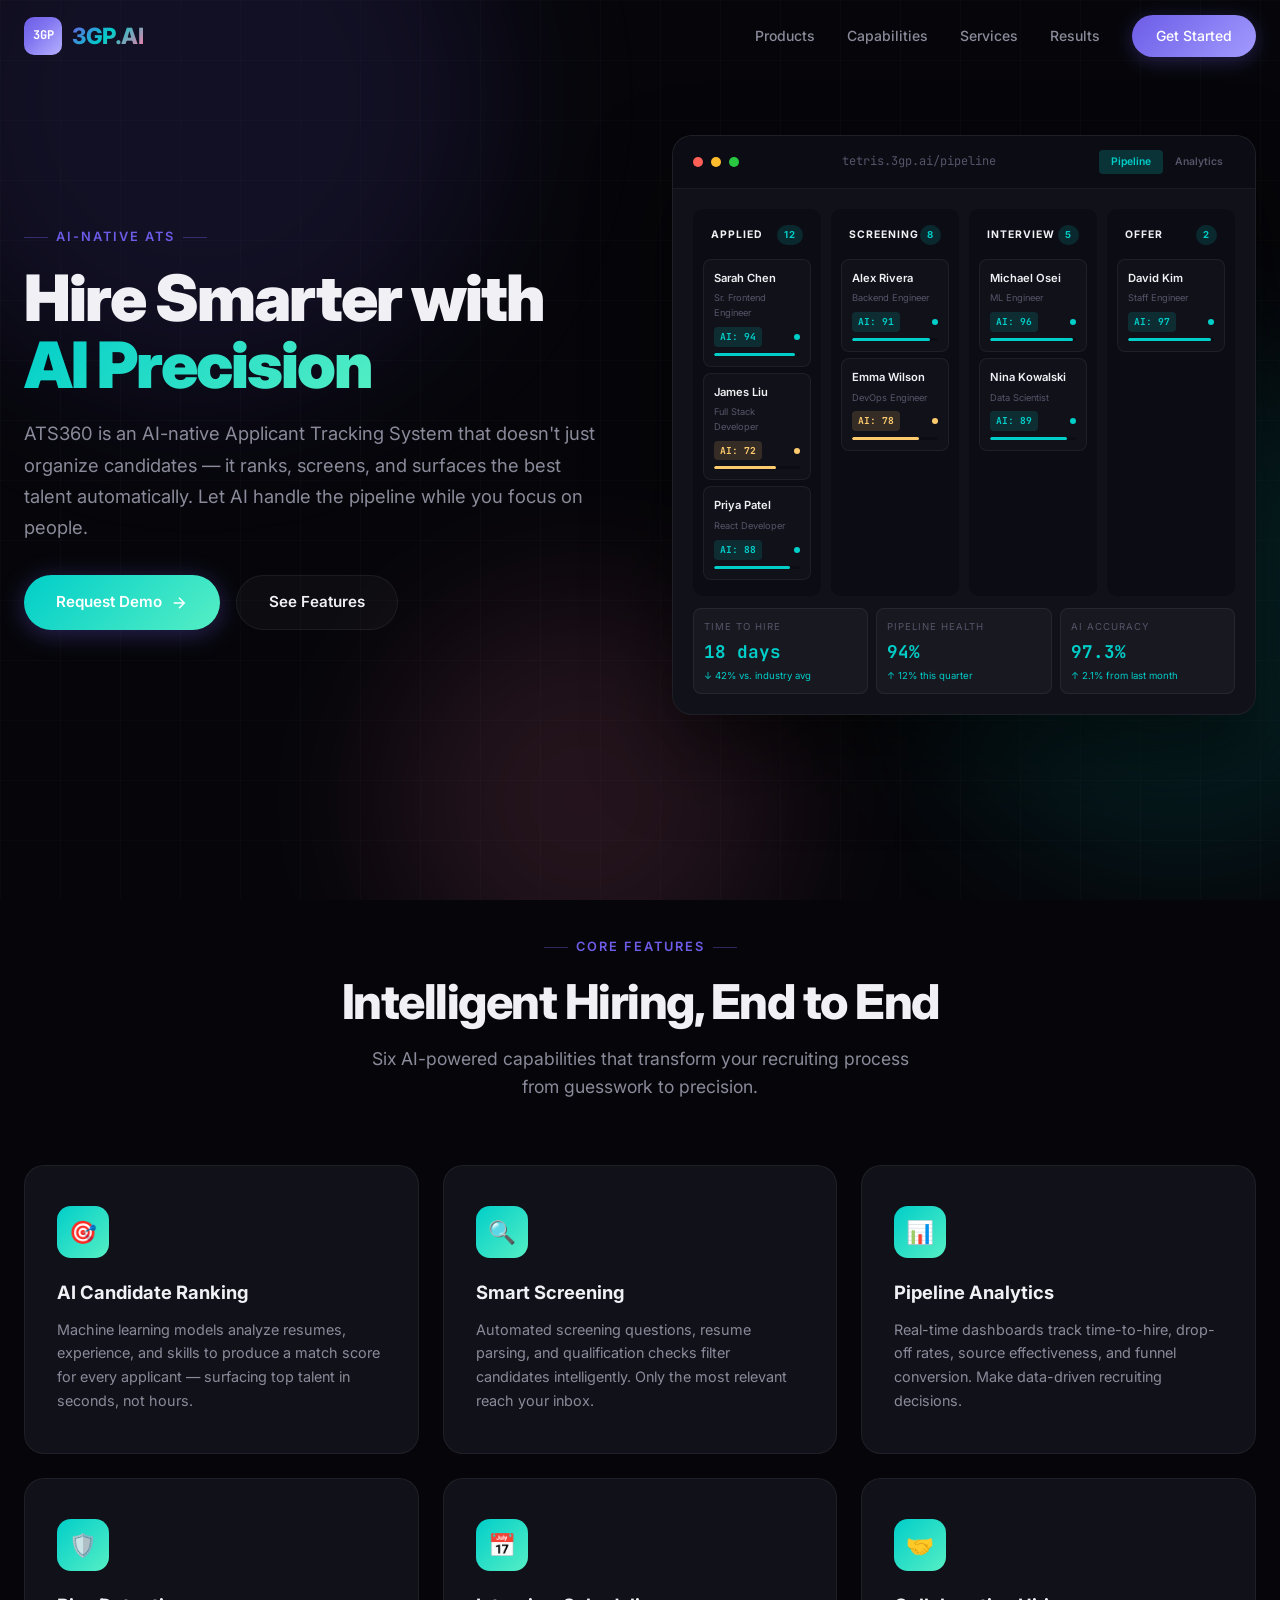
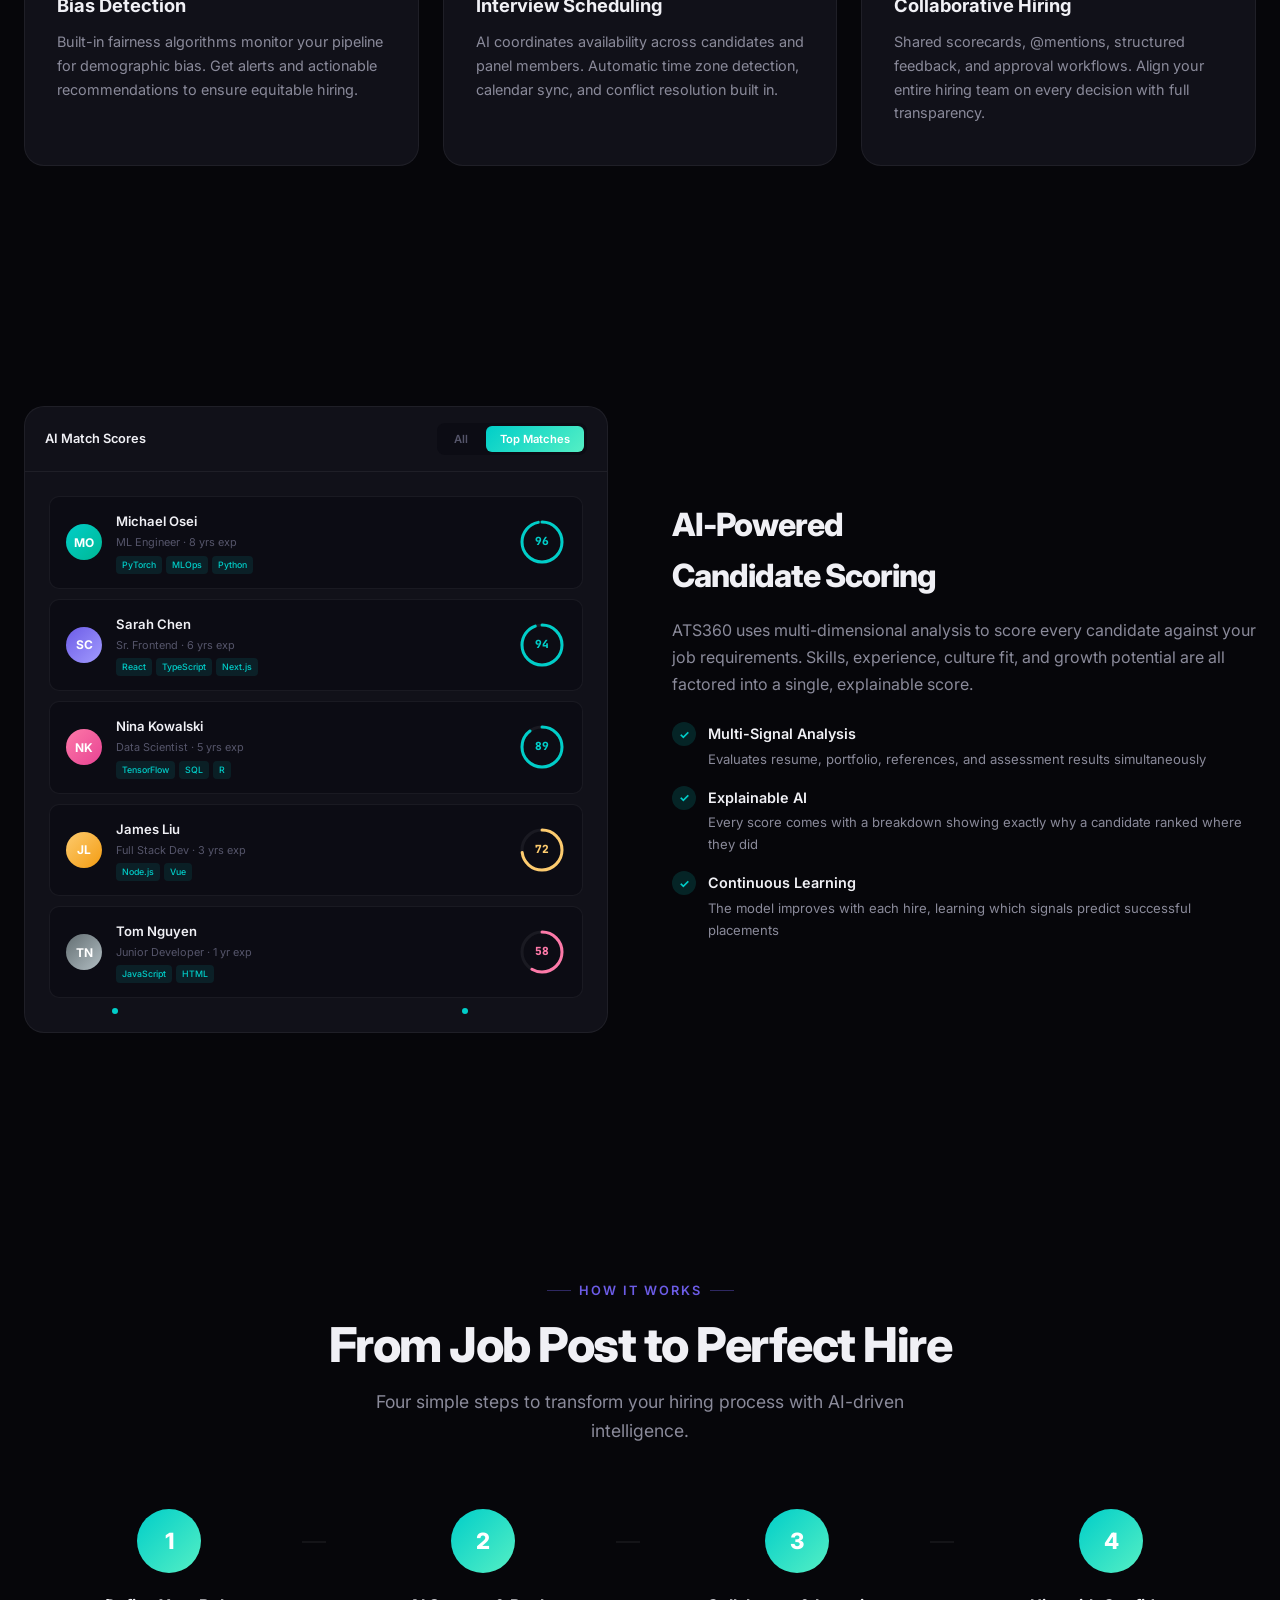
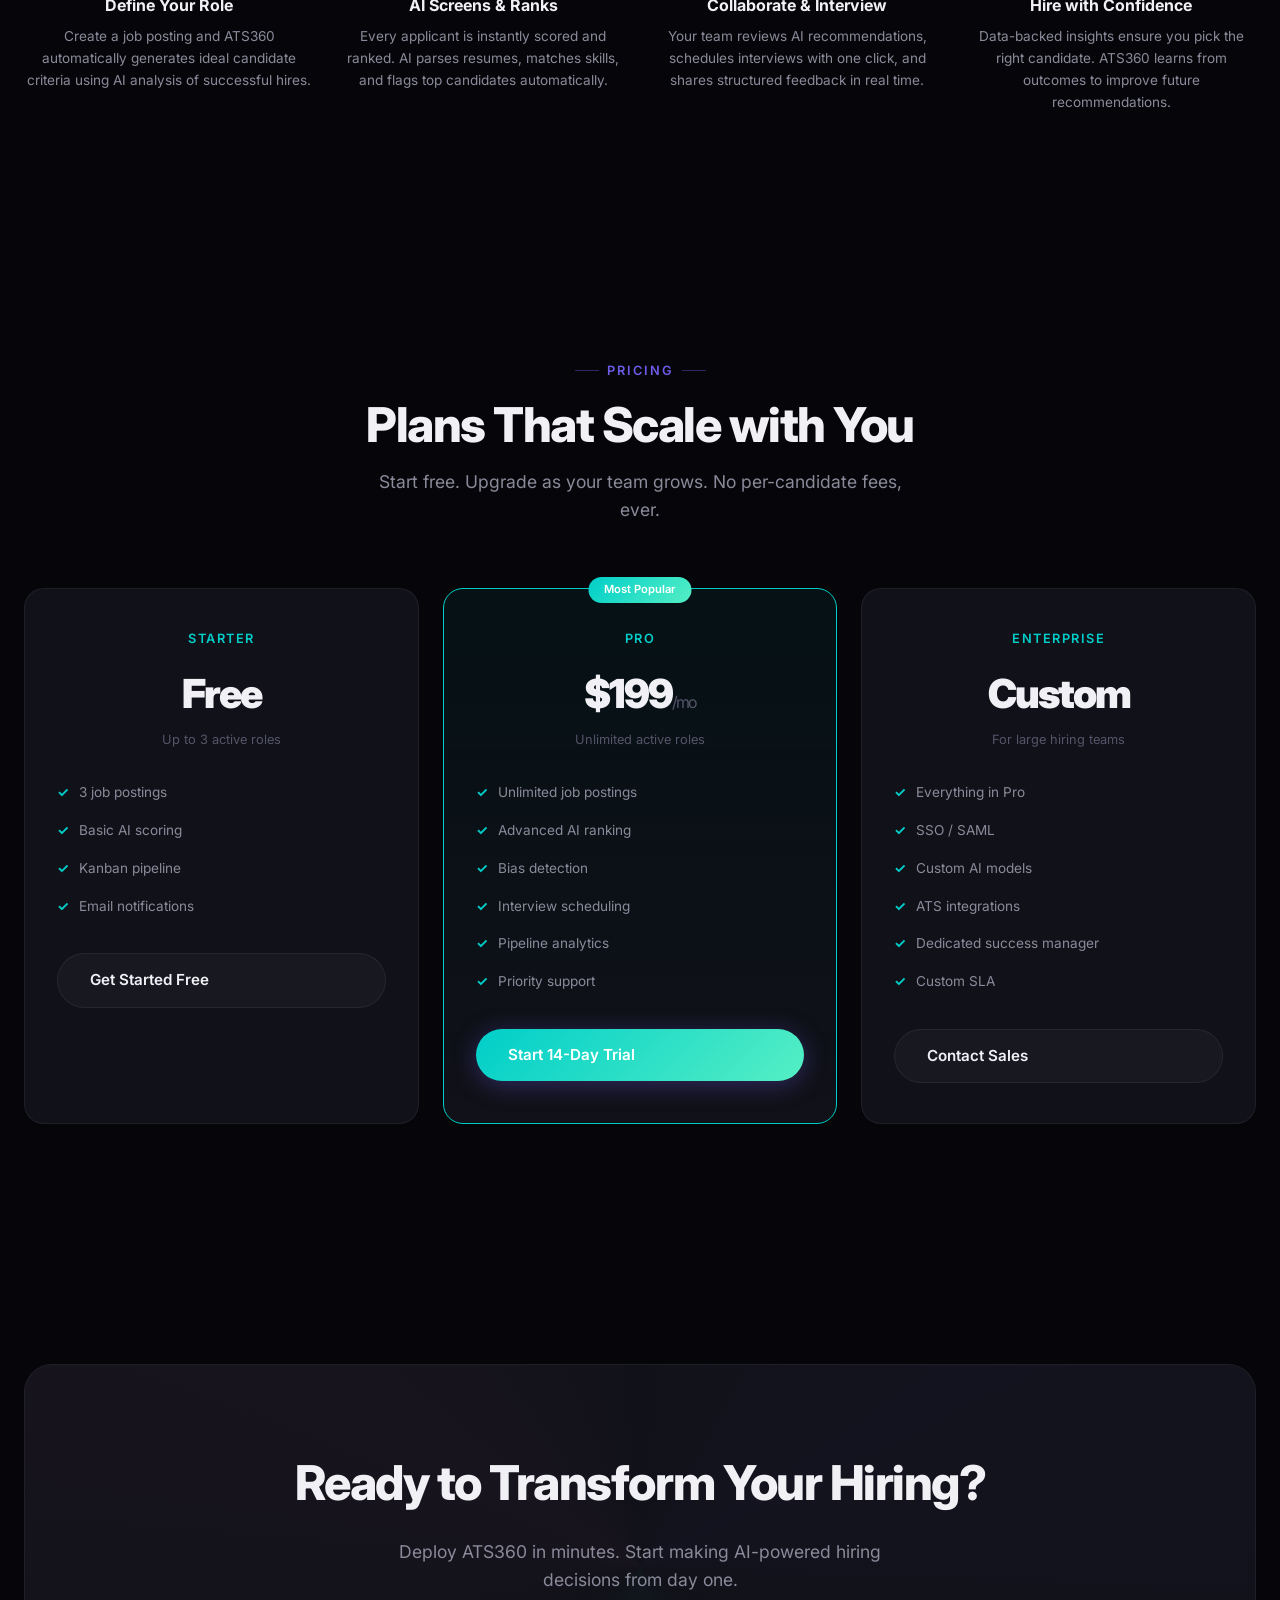
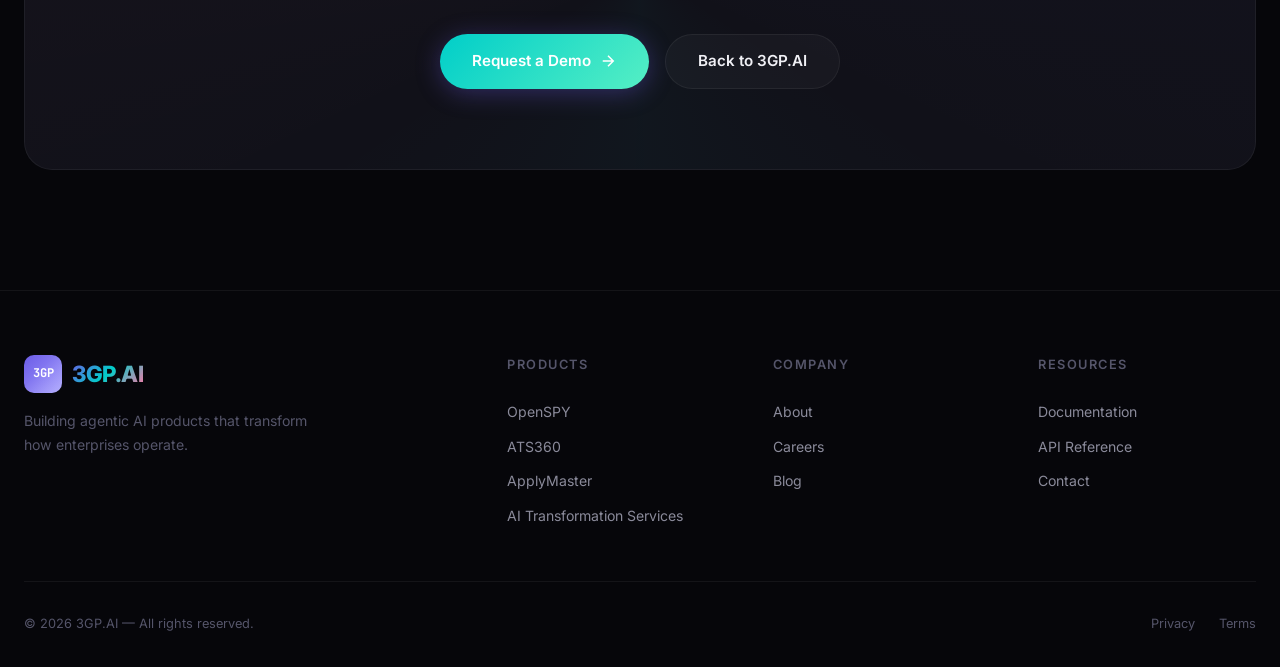
<file: tetris.html>
<!DOCTYPE html>
<html lang="en">
<head>
    <meta charset="UTF-8">
    <meta name="viewport" content="width=device-width, initial-scale=1.0">
    <title>ATS360 — AI-Native Applicant Tracking System | 3GP.AI</title>
    <meta name="description" content="ATS360 is an AI-powered Applicant Tracking System that ranks candidates, detects bias, and automates your hiring pipeline.">
    <link rel="icon" type="image/svg+xml" href="/images/favicon.svg">
    <link rel="preconnect" href="https://fonts.googleapis.com">
    <link rel="preconnect" href="https://fonts.gstatic.com" crossorigin>
    <link href="https://fonts.googleapis.com/css2?family=Inter:wght@300;400;500;600;700;800;900&family=JetBrains+Mono:wght@400;500;600&display=swap" rel="stylesheet">
    <link rel="stylesheet" href="/css/style.css">
    <style>
        /* Product Page Specific Styles */
        .product-hero { min-height: 90vh; display: flex; align-items: center; padding: 120px 0 80px; position: relative; z-index: 1; }
        .product-hero-grid { display: grid; grid-template-columns: 1fr 1fr; gap: 64px; align-items: center; }
        .product-hero-content .section-label { justify-content: flex-start; }
        .product-hero-content h1 { font-size: clamp(2.5rem, 5vw, 4rem); font-weight: 900; letter-spacing: -2px; line-height: 1.05; margin-bottom: 20px; }
        .product-hero-content h1 .gradient-text { background: var(--gradient-2); -webkit-background-clip: text; -webkit-text-fill-color: transparent; }
        .product-hero-content > p { font-size: 1.15rem; color: var(--text-secondary); line-height: 1.7; margin-bottom: 32px; }
        .product-hero-visual { position: relative; }

        /* Teal accent overrides */
        .teal-accent { color: var(--accent-2); }
        .teal-bg { background: var(--gradient-2); }

        /* Live Demo Mockup */
        .demo-window { background: var(--bg-card); border: 1px solid var(--border); border-radius: var(--radius-lg); overflow: hidden; box-shadow: 0 40px 80px rgba(0,0,0,0.5); }
        .demo-topbar { display: flex; align-items: center; gap: 8px; padding: 14px 20px; border-bottom: 1px solid var(--border); background: var(--bg-secondary); }
        .demo-topbar .mockup-dot { width: 10px; height: 10px; border-radius: 50%; }
        .demo-topbar .mockup-dot:nth-child(1) { background: #ff5f57; }
        .demo-topbar .mockup-dot:nth-child(2) { background: #ffbd2e; }
        .demo-topbar .mockup-dot:nth-child(3) { background: #28c840; }
        .demo-url { flex: 1; text-align: center; font-size: 0.75rem; color: var(--text-muted); font-family: var(--font-mono); }
        .demo-tabs { display: flex; gap: 0; margin-left: auto; }
        .demo-tab { padding: 4px 12px; font-size: 0.65rem; font-weight: 600; border-radius: 4px; color: var(--text-muted); }
        .demo-tab.active { background: rgba(0,206,201,0.2); color: var(--accent-2); }
        .demo-body { padding: 20px; min-height: 350px; position: relative; }

        /* Kanban Pipeline */
        .kanban-container { display: grid; grid-template-columns: repeat(4, 1fr); gap: 10px; }
        .kanban-column { background: var(--bg-secondary); border-radius: 10px; padding: 10px; min-height: 240px; }
        .kanban-header { font-size: 0.65rem; font-weight: 700; text-transform: uppercase; letter-spacing: 1px; padding: 6px 8px; margin-bottom: 8px; display: flex; align-items: center; justify-content: space-between; }
        .kanban-header .count { background: rgba(0,206,201,0.15); color: var(--accent-2); font-size: 0.6rem; padding: 2px 7px; border-radius: 50px; }
        .kanban-card { background: var(--bg-card); border: 1px solid var(--border); border-radius: 8px; padding: 10px; margin-bottom: 6px; transition: all 0.3s; cursor: default; }
        .kanban-card:hover { border-color: var(--accent-2); transform: translateY(-2px); box-shadow: 0 4px 12px rgba(0,206,201,0.15); }
        .kanban-card-name { font-size: 0.7rem; font-weight: 600; margin-bottom: 4px; }
        .kanban-card-role { font-size: 0.58rem; color: var(--text-muted); margin-bottom: 6px; }
        .kanban-card-footer { display: flex; align-items: center; justify-content: space-between; }
        .ai-score { font-size: 0.6rem; font-weight: 700; font-family: var(--font-mono); padding: 2px 6px; border-radius: 4px; }
        .ai-score.high { background: rgba(0,206,201,0.15); color: var(--accent-2); }
        .ai-score.mid { background: rgba(253,203,110,0.15); color: var(--accent-4); }
        .ai-score.low { background: rgba(253,121,168,0.15); color: var(--accent-3); }
        .kanban-card-status { width: 6px; height: 6px; border-radius: 50%; }

        /* Animated candidate flow */
        .kanban-card.flowing { animation: cardFlow 0.6s ease-out; }
        @keyframes cardFlow { 0% { opacity: 0; transform: translateX(-20px) scale(0.95); } 100% { opacity: 1; transform: translateX(0) scale(1); } }

        /* Progress bars in cards */
        .kanban-progress { height: 3px; border-radius: 2px; background: var(--bg-secondary); margin-top: 6px; overflow: hidden; }
        .kanban-progress-bar { height: 100%; border-radius: 2px; transition: width 1.5s ease-in-out; }

        /* Metrics panel */
        .demo-metrics { display: grid; grid-template-columns: repeat(3, 1fr); gap: 8px; margin-top: 12px; }
        .demo-metric-card { padding: 10px; border-radius: 8px; background: var(--bg-glass); border: 1px solid var(--border); }
        .demo-metric-label { font-size: 0.6rem; color: var(--text-muted); text-transform: uppercase; letter-spacing: 1px; }
        .demo-metric-value { font-size: 1.1rem; font-weight: 700; font-family: var(--font-mono); margin-top: 4px; }
        .demo-metric-change { font-size: 0.6rem; margin-top: 2px; }
        .text-green { color: var(--accent-2); }
        .text-red { color: var(--accent-3); }

        /* Features Section */
        .features-section { padding: 120px 0; }
        .features-grid { display: grid; grid-template-columns: repeat(3, 1fr); gap: 24px; }
        .feature-card { padding: 40px 32px; border-radius: var(--radius-lg); background: var(--bg-card); border: 1px solid var(--border); transition: var(--transition); position: relative; overflow: hidden; }
        .feature-card:hover { border-color: var(--border-hover); transform: translateY(-4px); box-shadow: var(--shadow-glow); }
        .feature-card::before { content: ''; position: absolute; top: 0; left: 0; right: 0; height: 3px; background: var(--gradient-2); opacity: 0; transition: var(--transition); }
        .feature-card:hover::before { opacity: 1; }
        .feature-icon { width: 52px; height: 52px; border-radius: 14px; background: var(--gradient-2); display: flex; align-items: center; justify-content: center; margin-bottom: 20px; font-size: 1.4rem; }
        .feature-card h3 { font-size: 1.15rem; font-weight: 700; margin-bottom: 10px; }
        .feature-card p { font-size: 0.9rem; color: var(--text-secondary); line-height: 1.65; }

        /* AI Scoring Showcase */
        .scoring-section { padding: 120px 0; }
        .scoring-grid { display: grid; grid-template-columns: 1fr 1fr; gap: 64px; align-items: center; }
        .scoring-demo { border-radius: var(--radius-lg); overflow: hidden; border: 1px solid var(--border); background: var(--bg-card); }
        .scoring-demo-header { padding: 16px 20px; border-bottom: 1px solid var(--border); display: flex; align-items: center; justify-content: space-between; }
        .scoring-demo-body { padding: 24px; min-height: 280px; position: relative; }

        /* Candidate scoring rows */
        .score-candidate { display: flex; align-items: center; gap: 14px; padding: 14px 16px; border-radius: 10px; margin-bottom: 10px; border: 1px solid var(--border); background: var(--bg-secondary); transition: all 0.3s; }
        .score-candidate:hover { border-color: var(--accent-2); }
        .score-avatar { width: 36px; height: 36px; border-radius: 50%; display: flex; align-items: center; justify-content: center; font-size: 0.75rem; font-weight: 700; color: #fff; flex-shrink: 0; }
        .score-info { flex: 1; }
        .score-name { font-size: 0.82rem; font-weight: 600; margin-bottom: 2px; }
        .score-role { font-size: 0.68rem; color: var(--text-muted); }
        .score-bar-container { flex: 1; max-width: 120px; }
        .score-bar-bg { height: 6px; border-radius: 3px; background: var(--bg-glass); overflow: hidden; }
        .score-bar-fill { height: 100%; border-radius: 3px; transition: width 2s ease-out; }
        .score-value { font-size: 0.85rem; font-weight: 800; font-family: var(--font-mono); min-width: 40px; text-align: right; }

        /* Animated skill tags */
        .score-tags { display: flex; gap: 4px; margin-top: 4px; }
        .score-tag { font-size: 0.55rem; padding: 2px 6px; border-radius: 4px; background: rgba(0,206,201,0.1); color: var(--accent-2); font-weight: 500; }

        /* Data flow dots */
        .data-flow-dot { position: absolute; width: 6px; height: 6px; border-radius: 50%; animation: flowDown 2s linear infinite; }
        @keyframes flowDown { 0% { top: 0; opacity: 0; } 20% { opacity: 1; } 80% { opacity: 1; } 100% { top: 100%; opacity: 0; } }

        /* Pulsing ring animation for scores */
        .score-ring { position: relative; width: 48px; height: 48px; flex-shrink: 0; }
        .score-ring svg { transform: rotate(-90deg); }
        .score-ring-value { position: absolute; inset: 0; display: flex; align-items: center; justify-content: center; font-size: 0.7rem; font-weight: 800; font-family: var(--font-mono); }
        .score-ring-circle { animation: ringDraw 2s ease-out forwards; }
        @keyframes ringDraw { 0% { stroke-dashoffset: 126; } }

        .scoring-content h3 { font-size: 2rem; font-weight: 800; letter-spacing: -1px; margin-bottom: 16px; }
        .scoring-content p { color: var(--text-secondary); font-size: 1rem; line-height: 1.7; margin-bottom: 24px; }
        .scoring-features { display: flex; flex-direction: column; gap: 16px; }
        .scoring-feature { display: flex; gap: 12px; align-items: start; }
        .scoring-feature-check { width: 24px; height: 24px; border-radius: 50%; background: rgba(0,206,201,0.15); display: flex; align-items: center; justify-content: center; flex-shrink: 0; color: var(--accent-2); font-size: 0.75rem; font-weight: 700; }
        .scoring-feature-text h5 { font-size: 0.9rem; font-weight: 600; margin-bottom: 2px; }
        .scoring-feature-text p { font-size: 0.82rem; color: var(--text-secondary); margin: 0; }

        /* How It Works */
        .how-section { padding: 120px 0; }
        .how-steps { display: grid; grid-template-columns: repeat(4, 1fr); gap: 24px; margin-top: 64px; }
        .how-step { text-align: center; position: relative; }
        .how-step::after { content: ''; position: absolute; top: 32px; right: -12px; width: 24px; height: 2px; background: var(--border); }
        .how-step:last-child::after { display: none; }
        .how-step-num { width: 64px; height: 64px; border-radius: 50%; background: var(--gradient-2); display: flex; align-items: center; justify-content: center; font-size: 1.4rem; font-weight: 800; margin: 0 auto 20px; color: #fff; }
        .how-step h4 { font-size: 1rem; font-weight: 700; margin-bottom: 8px; }
        .how-step p { font-size: 0.85rem; color: var(--text-secondary); line-height: 1.6; }

        /* Pricing Teaser */
        .pricing-section { padding: 120px 0; }
        .pricing-grid { display: grid; grid-template-columns: repeat(3, 1fr); gap: 24px; }
        .pricing-card { padding: 40px 32px; border-radius: var(--radius-lg); background: var(--bg-card); border: 1px solid var(--border); transition: var(--transition); text-align: center; }
        .pricing-card:hover { border-color: var(--border-hover); }
        .pricing-card.featured { border-color: var(--accent-2); background: linear-gradient(180deg, rgba(0,206,201,0.06), var(--bg-card)); }
        .pricing-card.featured::before { content: 'Most Popular'; position: absolute; top: -12px; left: 50%; transform: translateX(-50%); background: var(--gradient-2); color: #fff; font-size: 0.7rem; font-weight: 600; padding: 4px 16px; border-radius: 50px; }
        .pricing-tier { font-size: 0.8rem; font-weight: 600; text-transform: uppercase; letter-spacing: 1.5px; color: var(--accent-2); margin-bottom: 12px; }
        .pricing-price { font-size: 2.5rem; font-weight: 900; letter-spacing: -2px; margin-bottom: 4px; }
        .pricing-period { font-size: 0.8rem; color: var(--text-muted); margin-bottom: 24px; }
        .pricing-features { text-align: left; margin-bottom: 28px; }
        .pricing-feature { display: flex; align-items: center; gap: 10px; padding: 8px 0; font-size: 0.85rem; color: var(--text-secondary); }
        .pricing-feature::before { content: '\2713'; color: var(--accent-2); font-weight: 700; }
        .pricing-btn { width: 100%; }

        /* Responsive */
        @media (max-width: 1024px) { .product-hero-grid, .scoring-grid { grid-template-columns: 1fr; } .features-grid { grid-template-columns: 1fr 1fr; } .how-steps { grid-template-columns: 1fr 1fr; } .how-step::after { display: none; } .kanban-container { grid-template-columns: 1fr 1fr; } }
        @media (max-width: 768px) { .features-grid, .pricing-grid { grid-template-columns: 1fr; } .how-steps { grid-template-columns: 1fr; } .demo-metrics { grid-template-columns: 1fr; } .kanban-container { grid-template-columns: 1fr; } }
    </style>
</head>
<body>
    <div class="bg-grid"></div>
    <div class="bg-orbs"><div class="orb orb-1"></div><div class="orb orb-2"></div><div class="orb orb-3"></div></div>
    <div class="cursor-dot" id="cursorDot"></div>

    <!-- Navbar -->
    <nav class="navbar scrolled" id="navbar">
        <div class="navbar-inner">
            <a href="/" class="logo"><div class="logo-mark">3GP</div><div class="logo-text"><span>3GP.AI</span></div></a>
            <div class="nav-links" id="navLinks">
                <a href="/#products">Products</a>
                <a href="/#capabilities">Capabilities</a>
                <a href="/#transformation">Services</a>
                <a href="/#proof">Results</a>
                <a href="/#contact" class="nav-cta">Get Started</a>
            </div>
            <button class="mobile-toggle" id="mobileToggle" aria-label="Toggle menu"><span></span><span></span><span></span></button>
        </div>
    </nav>

    <!-- Product Hero -->
    <section class="product-hero">
        <div class="container">
            <div class="product-hero-grid">
                <div class="product-hero-content">
                    <div class="section-label" style="justify-content:flex-start;">AI-Native ATS</div>
                    <h1>Hire Smarter with<br><span class="gradient-text">AI Precision</span></h1>
                    <p>ATS360 is an AI-native Applicant Tracking System that doesn't just organize candidates — it ranks, screens, and surfaces the best talent automatically. Let AI handle the pipeline while you focus on people.</p>
                    <div class="hero-actions" style="justify-content:flex-start;">
                        <a href="/#contact" class="btn btn-primary" style="background:var(--gradient-2);">Request Demo <svg viewBox="0 0 24 24" fill="none" stroke="currentColor" stroke-width="2"><path d="M5 12h14M12 5l7 7-7 7"/></svg></a>
                        <a href="#features" class="btn btn-secondary">See Features</a>
                    </div>
                </div>
                <div class="product-hero-visual">
                    <div class="demo-window">
                        <div class="demo-topbar">
                            <span class="mockup-dot"></span><span class="mockup-dot"></span><span class="mockup-dot"></span>
                            <span class="demo-url">tetris.3gp.ai/pipeline</span>
                            <div class="demo-tabs">
                                <span class="demo-tab active">Pipeline</span>
                                <span class="demo-tab">Analytics</span>
                            </div>
                        </div>
                        <div class="demo-body">
                            <div class="kanban-container" id="kanbanBoard">
                                <!-- Applied Column -->
                                <div class="kanban-column">
                                    <div class="kanban-header">Applied <span class="count">12</span></div>
                                    <div class="kanban-card flowing" style="animation-delay: 0.1s;">
                                        <div class="kanban-card-name">Sarah Chen</div>
                                        <div class="kanban-card-role">Sr. Frontend Engineer</div>
                                        <div class="kanban-card-footer">
                                            <span class="ai-score high">AI: 94</span>
                                            <span class="kanban-card-status" style="background:var(--accent-2);"></span>
                                        </div>
                                        <div class="kanban-progress"><div class="kanban-progress-bar" style="width:94%;background:var(--accent-2);"></div></div>
                                    </div>
                                    <div class="kanban-card flowing" style="animation-delay: 0.3s;">
                                        <div class="kanban-card-name">James Liu</div>
                                        <div class="kanban-card-role">Full Stack Developer</div>
                                        <div class="kanban-card-footer">
                                            <span class="ai-score mid">AI: 72</span>
                                            <span class="kanban-card-status" style="background:var(--accent-4);"></span>
                                        </div>
                                        <div class="kanban-progress"><div class="kanban-progress-bar" style="width:72%;background:var(--accent-4);"></div></div>
                                    </div>
                                    <div class="kanban-card flowing" style="animation-delay: 0.5s;">
                                        <div class="kanban-card-name">Priya Patel</div>
                                        <div class="kanban-card-role">React Developer</div>
                                        <div class="kanban-card-footer">
                                            <span class="ai-score high">AI: 88</span>
                                            <span class="kanban-card-status" style="background:var(--accent-2);"></span>
                                        </div>
                                        <div class="kanban-progress"><div class="kanban-progress-bar" style="width:88%;background:var(--accent-2);"></div></div>
                                    </div>
                                </div>
                                <!-- Screening Column -->
                                <div class="kanban-column">
                                    <div class="kanban-header">Screening <span class="count">8</span></div>
                                    <div class="kanban-card flowing" style="animation-delay: 0.2s;">
                                        <div class="kanban-card-name">Alex Rivera</div>
                                        <div class="kanban-card-role">Backend Engineer</div>
                                        <div class="kanban-card-footer">
                                            <span class="ai-score high">AI: 91</span>
                                            <span class="kanban-card-status" style="background:var(--accent-2);"></span>
                                        </div>
                                        <div class="kanban-progress"><div class="kanban-progress-bar" style="width:91%;background:var(--accent-2);"></div></div>
                                    </div>
                                    <div class="kanban-card flowing" style="animation-delay: 0.4s;">
                                        <div class="kanban-card-name">Emma Wilson</div>
                                        <div class="kanban-card-role">DevOps Engineer</div>
                                        <div class="kanban-card-footer">
                                            <span class="ai-score mid">AI: 78</span>
                                            <span class="kanban-card-status" style="background:var(--accent-4);"></span>
                                        </div>
                                        <div class="kanban-progress"><div class="kanban-progress-bar" style="width:78%;background:var(--accent-4);"></div></div>
                                    </div>
                                </div>
                                <!-- Interview Column -->
                                <div class="kanban-column">
                                    <div class="kanban-header">Interview <span class="count">5</span></div>
                                    <div class="kanban-card flowing" style="animation-delay: 0.3s;">
                                        <div class="kanban-card-name">Michael Osei</div>
                                        <div class="kanban-card-role">ML Engineer</div>
                                        <div class="kanban-card-footer">
                                            <span class="ai-score high">AI: 96</span>
                                            <span class="kanban-card-status" style="background:var(--accent-2);"></span>
                                        </div>
                                        <div class="kanban-progress"><div class="kanban-progress-bar" style="width:96%;background:var(--accent-2);"></div></div>
                                    </div>
                                    <div class="kanban-card flowing" style="animation-delay: 0.5s;">
                                        <div class="kanban-card-name">Nina Kowalski</div>
                                        <div class="kanban-card-role">Data Scientist</div>
                                        <div class="kanban-card-footer">
                                            <span class="ai-score high">AI: 89</span>
                                            <span class="kanban-card-status" style="background:var(--accent-2);"></span>
                                        </div>
                                        <div class="kanban-progress"><div class="kanban-progress-bar" style="width:89%;background:var(--accent-2);"></div></div>
                                    </div>
                                </div>
                                <!-- Offer Column -->
                                <div class="kanban-column">
                                    <div class="kanban-header">Offer <span class="count">2</span></div>
                                    <div class="kanban-card flowing" style="animation-delay: 0.4s;">
                                        <div class="kanban-card-name">David Kim</div>
                                        <div class="kanban-card-role">Staff Engineer</div>
                                        <div class="kanban-card-footer">
                                            <span class="ai-score high">AI: 97</span>
                                            <span class="kanban-card-status" style="background:var(--accent-2);"></span>
                                        </div>
                                        <div class="kanban-progress"><div class="kanban-progress-bar" style="width:97%;background:var(--accent-2);"></div></div>
                                    </div>
                                </div>
                            </div>
                            <div class="demo-metrics">
                                <div class="demo-metric-card">
                                    <div class="demo-metric-label">Time to Hire</div>
                                    <div class="demo-metric-value text-green">18 days</div>
                                    <div class="demo-metric-change text-green">&darr; 42% vs. industry avg</div>
                                </div>
                                <div class="demo-metric-card">
                                    <div class="demo-metric-label">Pipeline Health</div>
                                    <div class="demo-metric-value text-green">94%</div>
                                    <div class="demo-metric-change text-green">&uarr; 12% this quarter</div>
                                </div>
                                <div class="demo-metric-card">
                                    <div class="demo-metric-label">AI Accuracy</div>
                                    <div class="demo-metric-value" style="color:var(--accent-2);">97.3%</div>
                                    <div class="demo-metric-change text-green">&uarr; 2.1% from last month</div>
                                </div>
                            </div>
                        </div>
                    </div>
                </div>
            </div>
        </div>
    </section>

    <!-- Features -->
    <section class="features-section" id="features">
        <div class="container">
            <div class="section-header reveal">
                <div class="section-label">Core Features</div>
                <h2 class="section-title">Intelligent Hiring, End to End</h2>
                <p class="section-desc">Six AI-powered capabilities that transform your recruiting process from guesswork to precision.</p>
            </div>
            <div class="features-grid">
                <div class="feature-card reveal">
                    <div class="feature-icon">&#x1f3af;</div>
                    <h3>AI Candidate Ranking</h3>
                    <p>Machine learning models analyze resumes, experience, and skills to produce a match score for every applicant — surfacing top talent in seconds, not hours.</p>
                </div>
                <div class="feature-card reveal">
                    <div class="feature-icon">&#x1f50d;</div>
                    <h3>Smart Screening</h3>
                    <p>Automated screening questions, resume parsing, and qualification checks filter candidates intelligently. Only the most relevant reach your inbox.</p>
                </div>
                <div class="feature-card reveal">
                    <div class="feature-icon">&#x1f4ca;</div>
                    <h3>Pipeline Analytics</h3>
                    <p>Real-time dashboards track time-to-hire, drop-off rates, source effectiveness, and funnel conversion. Make data-driven recruiting decisions.</p>
                </div>
                <div class="feature-card reveal">
                    <div class="feature-icon">&#x1f6e1;&#xfe0f;</div>
                    <h3>Bias Detection</h3>
                    <p>Built-in fairness algorithms monitor your pipeline for demographic bias. Get alerts and actionable recommendations to ensure equitable hiring.</p>
                </div>
                <div class="feature-card reveal">
                    <div class="feature-icon">&#x1f4c5;</div>
                    <h3>Interview Scheduling</h3>
                    <p>AI coordinates availability across candidates and panel members. Automatic time zone detection, calendar sync, and conflict resolution built in.</p>
                </div>
                <div class="feature-card reveal">
                    <div class="feature-icon">&#x1f91d;</div>
                    <h3>Collaborative Hiring</h3>
                    <p>Shared scorecards, @mentions, structured feedback, and approval workflows. Align your entire hiring team on every decision with full transparency.</p>
                </div>
            </div>
        </div>
    </section>

    <!-- AI Scoring Showcase -->
    <section class="scoring-section">
        <div class="container">
            <div class="scoring-grid reveal">
                <div class="scoring-demo">
                    <div class="scoring-demo-header">
                        <span style="font-size:0.8rem;font-weight:600;">AI Match Scores</span>
                        <div style="display:flex;gap:4px;padding:3px;border-radius:8px;background:var(--bg-secondary);">
                            <button style="padding:6px 14px;border-radius:6px;font-size:0.7rem;font-weight:600;cursor:pointer;color:var(--text-muted);background:none;border:none;" onclick="filterCandidates('all')" id="filterAll">All</button>
                            <button style="padding:6px 14px;border-radius:6px;font-size:0.7rem;font-weight:600;cursor:pointer;background:var(--gradient-2);color:#fff;border:none;" onclick="filterCandidates('top')" id="filterTop">Top Matches</button>
                        </div>
                    </div>
                    <div class="scoring-demo-body" id="scoringDemo">
                        <div class="score-candidate" data-score="96">
                            <div class="score-avatar" style="background:linear-gradient(135deg,#00cec9,#00b894);">MO</div>
                            <div class="score-info">
                                <div class="score-name">Michael Osei</div>
                                <div class="score-role">ML Engineer &middot; 8 yrs exp</div>
                                <div class="score-tags"><span class="score-tag">PyTorch</span><span class="score-tag">MLOps</span><span class="score-tag">Python</span></div>
                            </div>
                            <div class="score-ring">
                                <svg width="48" height="48" viewBox="0 0 48 48">
                                    <circle cx="24" cy="24" r="20" fill="none" stroke="var(--border)" stroke-width="3"/>
                                    <circle cx="24" cy="24" r="20" fill="none" stroke="var(--accent-2)" stroke-width="3" stroke-dasharray="126" stroke-dashoffset="5" class="score-ring-circle" stroke-linecap="round"/>
                                </svg>
                                <div class="score-ring-value text-green">96</div>
                            </div>
                        </div>
                        <div class="score-candidate" data-score="94">
                            <div class="score-avatar" style="background:linear-gradient(135deg,#6c5ce7,#a29bfe);">SC</div>
                            <div class="score-info">
                                <div class="score-name">Sarah Chen</div>
                                <div class="score-role">Sr. Frontend &middot; 6 yrs exp</div>
                                <div class="score-tags"><span class="score-tag">React</span><span class="score-tag">TypeScript</span><span class="score-tag">Next.js</span></div>
                            </div>
                            <div class="score-ring">
                                <svg width="48" height="48" viewBox="0 0 48 48">
                                    <circle cx="24" cy="24" r="20" fill="none" stroke="var(--border)" stroke-width="3"/>
                                    <circle cx="24" cy="24" r="20" fill="none" stroke="var(--accent-2)" stroke-width="3" stroke-dasharray="126" stroke-dashoffset="8" class="score-ring-circle" stroke-linecap="round" style="animation-delay:0.3s;"/>
                                </svg>
                                <div class="score-ring-value text-green">94</div>
                            </div>
                        </div>
                        <div class="score-candidate" data-score="89">
                            <div class="score-avatar" style="background:linear-gradient(135deg,#fd79a8,#e84393);">NK</div>
                            <div class="score-info">
                                <div class="score-name">Nina Kowalski</div>
                                <div class="score-role">Data Scientist &middot; 5 yrs exp</div>
                                <div class="score-tags"><span class="score-tag">TensorFlow</span><span class="score-tag">SQL</span><span class="score-tag">R</span></div>
                            </div>
                            <div class="score-ring">
                                <svg width="48" height="48" viewBox="0 0 48 48">
                                    <circle cx="24" cy="24" r="20" fill="none" stroke="var(--border)" stroke-width="3"/>
                                    <circle cx="24" cy="24" r="20" fill="none" stroke="var(--accent-2)" stroke-width="3" stroke-dasharray="126" stroke-dashoffset="14" class="score-ring-circle" stroke-linecap="round" style="animation-delay:0.6s;"/>
                                </svg>
                                <div class="score-ring-value text-green">89</div>
                            </div>
                        </div>
                        <div class="score-candidate" data-score="72" id="lowScore1">
                            <div class="score-avatar" style="background:linear-gradient(135deg,#fdcb6e,#f39c12);">JL</div>
                            <div class="score-info">
                                <div class="score-name">James Liu</div>
                                <div class="score-role">Full Stack Dev &middot; 3 yrs exp</div>
                                <div class="score-tags"><span class="score-tag">Node.js</span><span class="score-tag">Vue</span></div>
                            </div>
                            <div class="score-ring">
                                <svg width="48" height="48" viewBox="0 0 48 48">
                                    <circle cx="24" cy="24" r="20" fill="none" stroke="var(--border)" stroke-width="3"/>
                                    <circle cx="24" cy="24" r="20" fill="none" stroke="var(--accent-4)" stroke-width="3" stroke-dasharray="126" stroke-dashoffset="35" class="score-ring-circle" stroke-linecap="round" style="animation-delay:0.9s;"/>
                                </svg>
                                <div class="score-ring-value" style="color:var(--accent-4);">72</div>
                            </div>
                        </div>
                        <div class="score-candidate" data-score="58" id="lowScore2">
                            <div class="score-avatar" style="background:linear-gradient(135deg,#636e72,#b2bec3);">TN</div>
                            <div class="score-info">
                                <div class="score-name">Tom Nguyen</div>
                                <div class="score-role">Junior Developer &middot; 1 yr exp</div>
                                <div class="score-tags"><span class="score-tag">JavaScript</span><span class="score-tag">HTML</span></div>
                            </div>
                            <div class="score-ring">
                                <svg width="48" height="48" viewBox="0 0 48 48">
                                    <circle cx="24" cy="24" r="20" fill="none" stroke="var(--border)" stroke-width="3"/>
                                    <circle cx="24" cy="24" r="20" fill="none" stroke="var(--accent-3)" stroke-width="3" stroke-dasharray="126" stroke-dashoffset="53" class="score-ring-circle" stroke-linecap="round" style="animation-delay:1.2s;"/>
                                </svg>
                                <div class="score-ring-value" style="color:var(--accent-3);">58</div>
                            </div>
                        </div>
                        <div class="data-flow-dot" style="left:15%;background:var(--accent-2);"></div>
                        <div class="data-flow-dot" style="left:75%;background:var(--accent-2);animation-delay:-0.7s;"></div>
                    </div>
                </div>
                <div class="scoring-content">
                    <h3>AI-Powered<br>Candidate Scoring</h3>
                    <p>ATS360 uses multi-dimensional analysis to score every candidate against your job requirements. Skills, experience, culture fit, and growth potential are all factored into a single, explainable score.</p>
                    <div class="scoring-features">
                        <div class="scoring-feature">
                            <div class="scoring-feature-check">&#x2713;</div>
                            <div class="scoring-feature-text"><h5>Multi-Signal Analysis</h5><p>Evaluates resume, portfolio, references, and assessment results simultaneously</p></div>
                        </div>
                        <div class="scoring-feature">
                            <div class="scoring-feature-check">&#x2713;</div>
                            <div class="scoring-feature-text"><h5>Explainable AI</h5><p>Every score comes with a breakdown showing exactly why a candidate ranked where they did</p></div>
                        </div>
                        <div class="scoring-feature">
                            <div class="scoring-feature-check">&#x2713;</div>
                            <div class="scoring-feature-text"><h5>Continuous Learning</h5><p>The model improves with each hire, learning which signals predict successful placements</p></div>
                        </div>
                    </div>
                </div>
            </div>
        </div>
    </section>

    <!-- How It Works -->
    <section class="how-section">
        <div class="container">
            <div class="section-header reveal">
                <div class="section-label">How It Works</div>
                <h2 class="section-title">From Job Post to Perfect Hire</h2>
                <p class="section-desc">Four simple steps to transform your hiring process with AI-driven intelligence.</p>
            </div>
            <div class="how-steps reveal">
                <div class="how-step">
                    <div class="how-step-num">1</div>
                    <h4>Define Your Role</h4>
                    <p>Create a job posting and ATS360 automatically generates ideal candidate criteria using AI analysis of successful hires.</p>
                </div>
                <div class="how-step">
                    <div class="how-step-num">2</div>
                    <h4>AI Screens &amp; Ranks</h4>
                    <p>Every applicant is instantly scored and ranked. AI parses resumes, matches skills, and flags top candidates automatically.</p>
                </div>
                <div class="how-step">
                    <div class="how-step-num">3</div>
                    <h4>Collaborate &amp; Interview</h4>
                    <p>Your team reviews AI recommendations, schedules interviews with one click, and shares structured feedback in real time.</p>
                </div>
                <div class="how-step">
                    <div class="how-step-num">4</div>
                    <h4>Hire with Confidence</h4>
                    <p>Data-backed insights ensure you pick the right candidate. ATS360 learns from outcomes to improve future recommendations.</p>
                </div>
            </div>
        </div>
    </section>

    <!-- Pricing -->
    <section class="pricing-section">
        <div class="container">
            <div class="section-header reveal">
                <div class="section-label">Pricing</div>
                <h2 class="section-title">Plans That Scale with You</h2>
                <p class="section-desc">Start free. Upgrade as your team grows. No per-candidate fees, ever.</p>
            </div>
            <div class="pricing-grid reveal">
                <div class="pricing-card">
                    <div class="pricing-tier">Starter</div>
                    <div class="pricing-price">Free</div>
                    <div class="pricing-period">Up to 3 active roles</div>
                    <div class="pricing-features">
                        <div class="pricing-feature">3 job postings</div>
                        <div class="pricing-feature">Basic AI scoring</div>
                        <div class="pricing-feature">Kanban pipeline</div>
                        <div class="pricing-feature">Email notifications</div>
                    </div>
                    <a href="/#contact" class="btn btn-secondary pricing-btn">Get Started Free</a>
                </div>
                <div class="pricing-card featured" style="position:relative;">
                    <div class="pricing-tier">Pro</div>
                    <div class="pricing-price">$199<span style="font-size:1rem;font-weight:400;color:var(--text-muted);">/mo</span></div>
                    <div class="pricing-period">Unlimited active roles</div>
                    <div class="pricing-features">
                        <div class="pricing-feature">Unlimited job postings</div>
                        <div class="pricing-feature">Advanced AI ranking</div>
                        <div class="pricing-feature">Bias detection</div>
                        <div class="pricing-feature">Interview scheduling</div>
                        <div class="pricing-feature">Pipeline analytics</div>
                        <div class="pricing-feature">Priority support</div>
                    </div>
                    <a href="/#contact" class="btn btn-primary pricing-btn" style="background:var(--gradient-2);">Start 14-Day Trial</a>
                </div>
                <div class="pricing-card">
                    <div class="pricing-tier">Enterprise</div>
                    <div class="pricing-price">Custom</div>
                    <div class="pricing-period">For large hiring teams</div>
                    <div class="pricing-features">
                        <div class="pricing-feature">Everything in Pro</div>
                        <div class="pricing-feature">SSO / SAML</div>
                        <div class="pricing-feature">Custom AI models</div>
                        <div class="pricing-feature">ATS integrations</div>
                        <div class="pricing-feature">Dedicated success manager</div>
                        <div class="pricing-feature">Custom SLA</div>
                    </div>
                    <a href="/#contact" class="btn btn-secondary pricing-btn">Contact Sales</a>
                </div>
            </div>
        </div>
    </section>

    <!-- CTA -->
    <section class="cta" style="padding:120px 0;">
        <div class="container">
            <div class="cta-box reveal">
                <h2>Ready to Transform Your Hiring?</h2>
                <p>Deploy ATS360 in minutes. Start making AI-powered hiring decisions from day one.</p>
                <div class="hero-actions">
                    <a href="/#contact" class="btn btn-primary" style="background:var(--gradient-2);">Request a Demo <svg viewBox="0 0 24 24" fill="none" stroke="currentColor" stroke-width="2"><path d="M5 12h14M12 5l7 7-7 7"/></svg></a>
                    <a href="/" class="btn btn-secondary">Back to 3GP.AI</a>
                </div>
            </div>
        </div>
    </section>

    <!-- Footer -->
    <footer class="footer">
        <div class="container">
            <div class="footer-grid">
                <div class="footer-brand">
                    <a href="/" class="logo"><div class="logo-mark">3GP</div><div class="logo-text"><span>3GP.AI</span></div></a>
                    <p>Building agentic AI products that transform how enterprises operate.</p>
                </div>
                <div class="footer-col"><h5>Products</h5><a href="/openspy">OpenSPY</a><a href="/tetris">ATS360</a><a href="/applymaster">ApplyMaster</a><a href="/consultancy">AI Transformation Services</a></div>
                <div class="footer-col"><h5>Company</h5><a href="/about">About</a><a href="#">Careers</a><a href="#">Blog</a></div>
                <div class="footer-col"><h5>Resources</h5><a href="#">Documentation</a><a href="#">API Reference</a><a href="/#contact">Contact</a></div>
            </div>
            <div class="footer-bottom"><span>&copy; 2026 3GP.AI — All rights reserved.</span><div class="footer-bottom-links"><a href="/privacy">Privacy</a><a href="/terms">Terms</a></div></div>
        </div>
    </footer>

    <script src="/js/main.js"></script>
    <script>
        // Filter candidates in scoring demo
        function filterCandidates(mode) {
            var filterAll = document.getElementById('filterAll');
            var filterTop = document.getElementById('filterTop');
            var low1 = document.getElementById('lowScore1');
            var low2 = document.getElementById('lowScore2');
            if (mode === 'top') {
                filterTop.style.background = 'var(--gradient-2)';
                filterTop.style.color = '#fff';
                filterAll.style.background = 'none';
                filterAll.style.color = 'var(--text-muted)';
                if (low1) { low1.style.opacity = '0.3'; low1.style.transform = 'scale(0.97)'; }
                if (low2) { low2.style.opacity = '0.3'; low2.style.transform = 'scale(0.97)'; }
            } else {
                filterAll.style.background = 'var(--gradient-2)';
                filterAll.style.color = '#fff';
                filterTop.style.background = 'none';
                filterTop.style.color = 'var(--text-muted)';
                if (low1) { low1.style.opacity = '1'; low1.style.transform = 'scale(1)'; }
                if (low2) { low2.style.opacity = '1'; low2.style.transform = 'scale(1)'; }
            }
        }

        // Animate kanban cards periodically to simulate flow
        (function() {
            var cards = document.querySelectorAll('.kanban-card');
            setInterval(function() {
                var idx = Math.floor(Math.random() * cards.length);
                cards[idx].style.transition = 'all 0.4s';
                cards[idx].style.boxShadow = '0 0 20px rgba(0,206,201,0.25)';
                cards[idx].style.borderColor = 'var(--accent-2)';
                setTimeout(function() {
                    cards[idx].style.boxShadow = '';
                    cards[idx].style.borderColor = 'var(--border)';
                }, 1200);
            }, 2500);
        })();

        // Animate progress bars on scroll
        (function() {
            var observed = false;
            var observer = new IntersectionObserver(function(entries) {
                entries.forEach(function(entry) {
                    if (entry.isIntersecting && !observed) {
                        observed = true;
                        document.querySelectorAll('.kanban-progress-bar').forEach(function(bar) {
                            var w = bar.style.width;
                            bar.style.width = '0%';
                            setTimeout(function() { bar.style.width = w; }, 200);
                        });
                    }
                });
            }, { threshold: 0.3 });
            var board = document.getElementById('kanbanBoard');
            if (board) observer.observe(board);
        })();
    </script>
</body>
</html>
</file>
<file: css/style.css>
/* ===== CSS RESET & VARIABLES ===== */
*, *::before, *::after { margin: 0; padding: 0; box-sizing: border-box; }

:root {
    --bg-primary: #06060a;
    --bg-secondary: #0c0c14;
    --bg-card: #111119;
    --bg-card-hover: #16161f;
    --bg-glass: rgba(255,255,255,0.03);
    --border: rgba(255,255,255,0.06);
    --border-hover: rgba(255,255,255,0.12);
    --text-primary: #f0f0f5;
    --text-secondary: #8a8a9a;
    --text-muted: #55556a;
    --accent-1: #6c5ce7;
    --accent-2: #00cec9;
    --accent-3: #fd79a8;
    --accent-4: #fdcb6e;
    --gradient-1: linear-gradient(135deg, #6c5ce7, #a29bfe);
    --gradient-2: linear-gradient(135deg, #00cec9, #55efc4);
    --gradient-3: linear-gradient(135deg, #fd79a8, #e17055);
    --gradient-4: linear-gradient(135deg, #fdcb6e, #f39c12);
    --gradient-hero: linear-gradient(135deg, #6c5ce7 0%, #00cec9 50%, #fd79a8 100%);
    --radius-sm: 8px;
    --radius-md: 12px;
    --radius-lg: 20px;
    --radius-xl: 28px;
    --shadow-glow: 0 0 60px rgba(108,92,231,0.15);
    --font-main: 'Inter', -apple-system, BlinkMacSystemFont, sans-serif;
    --font-mono: 'JetBrains Mono', monospace;
    --transition: 0.3s cubic-bezier(0.4, 0, 0.2, 1);
    --max-width: 1280px;
}

html { scroll-behavior: smooth; font-size: 16px; }

body {
    font-family: var(--font-main);
    background: var(--bg-primary);
    color: var(--text-primary);
    line-height: 1.6;
    overflow-x: hidden;
    -webkit-font-smoothing: antialiased;
}

::selection { background: rgba(108,92,231,0.4); color: #fff; }

a { text-decoration: none; color: inherit; }
button { border: none; cursor: pointer; font-family: inherit; }
ul { list-style: none; }
img { max-width: 100%; display: block; }

.container { max-width: var(--max-width); margin: 0 auto; padding: 0 24px; }

/* ===== ANIMATED BACKGROUND ===== */
.bg-grid {
    position: fixed; inset: 0; z-index: 0; pointer-events: none;
    background-image:
        linear-gradient(rgba(255,255,255,0.02) 1px, transparent 1px),
        linear-gradient(90deg, rgba(255,255,255,0.02) 1px, transparent 1px);
    background-size: 60px 60px;
}

.bg-orbs {
    position: fixed; inset: 0; z-index: 0; pointer-events: none; overflow: hidden;
}

.orb {
    position: absolute; border-radius: 50%; filter: blur(80px); opacity: 0.12;
    animation: orbFloat 20s ease-in-out infinite;
}
.orb-1 { width: 600px; height: 600px; background: var(--accent-1); top: -200px; left: -100px; animation-delay: 0s; }
.orb-2 { width: 500px; height: 500px; background: var(--accent-2); top: 40%; right: -150px; animation-delay: -7s; }
.orb-3 { width: 400px; height: 400px; background: var(--accent-3); bottom: -100px; left: 30%; animation-delay: -14s; }

@keyframes orbFloat {
    0%, 100% { transform: translate(0, 0) scale(1); }
    33% { transform: translate(30px, -50px) scale(1.05); }
    66% { transform: translate(-20px, 30px) scale(0.95); }
}

/* ===== NAVBAR ===== */
.navbar {
    position: fixed; top: 0; left: 0; right: 0; z-index: 1000;
    padding: 0 24px; transition: var(--transition);
}
.navbar.scrolled {
    background: rgba(6,6,10,0.85); backdrop-filter: blur(20px) saturate(1.8);
    border-bottom: 1px solid var(--border);
}
.navbar-inner {
    max-width: var(--max-width); margin: 0 auto;
    display: flex; align-items: center; justify-content: space-between;
    height: 72px;
}
.logo { display: flex; align-items: center; gap: 10px; font-weight: 800; font-size: 1.4rem; letter-spacing: -0.5px; }
.logo-mark {
    width: 38px; height: 38px; border-radius: 10px; display: flex; align-items: center; justify-content: center;
    background: var(--gradient-1); font-size: 0.75rem; font-weight: 700; color: #fff; letter-spacing: 0;
    font-family: var(--font-mono); position: relative; overflow: hidden;
}
.logo-mark::after {
    content: ''; position: absolute; inset: 0; background: linear-gradient(135deg, transparent 40%, rgba(255,255,255,0.2));
}
.logo-text span { background: var(--gradient-hero); -webkit-background-clip: text; -webkit-text-fill-color: transparent; }

.nav-links { display: flex; align-items: center; gap: 32px; }
.nav-links a {
    font-size: 0.875rem; font-weight: 500; color: var(--text-secondary);
    transition: var(--transition); position: relative; padding: 4px 0;
}
.nav-links a:hover { color: var(--text-primary); }
.nav-links a::after {
    content: ''; position: absolute; bottom: -2px; left: 0; width: 0; height: 2px;
    background: var(--gradient-1); transition: var(--transition); border-radius: 2px;
}
.nav-links a:hover::after { width: 100%; }

.nav-cta {
    padding: 10px 24px !important; border-radius: 50px; font-size: 0.875rem; font-weight: 600;
    background: var(--gradient-1); color: #fff !important; transition: var(--transition);
    box-shadow: 0 4px 20px rgba(108,92,231,0.3);
}
.nav-cta:hover { transform: translateY(-1px); box-shadow: 0 6px 30px rgba(108,92,231,0.45); }
.nav-cta::after { display: none !important; }

.mobile-toggle { display: none; background: none; padding: 8px; }
.mobile-toggle span {
    display: block; width: 24px; height: 2px; background: var(--text-primary);
    transition: var(--transition); margin: 6px 0;
}

/* ===== HERO ===== */
.hero {
    position: relative; z-index: 1; min-height: 100vh;
    display: flex; align-items: center; padding: 120px 0 80px;
}
.hero-content { text-align: center; max-width: 900px; margin: 0 auto; }

.hero-badge {
    display: inline-flex; align-items: center; gap: 8px;
    padding: 6px 16px 6px 8px; border-radius: 50px;
    background: var(--bg-glass); border: 1px solid var(--border);
    font-size: 0.8rem; color: var(--text-secondary); margin-bottom: 32px;
    animation: fadeInUp 0.8s ease-out;
}
.hero-badge-dot {
    width: 8px; height: 8px; border-radius: 50%; background: var(--accent-2);
    animation: pulse 2s ease-in-out infinite;
}
@keyframes pulse {
    0%, 100% { opacity: 1; transform: scale(1); }
    50% { opacity: 0.5; transform: scale(0.8); }
}

.hero h1 {
    font-size: clamp(2.8rem, 6vw, 5rem); font-weight: 900; line-height: 1.05;
    letter-spacing: -2px; margin-bottom: 24px;
    animation: fadeInUp 0.8s ease-out 0.1s both;
}
.hero h1 .gradient-text {
    background: var(--gradient-hero); -webkit-background-clip: text;
    -webkit-text-fill-color: transparent; background-size: 200% 200%;
    animation: gradientShift 8s ease-in-out infinite;
}
@keyframes gradientShift {
    0%, 100% { background-position: 0% 50%; }
    50% { background-position: 100% 50%; }
}

.hero p {
    font-size: clamp(1.05rem, 2vw, 1.25rem); color: var(--text-secondary);
    max-width: 640px; margin: 0 auto 40px; line-height: 1.7;
    animation: fadeInUp 0.8s ease-out 0.2s both;
}

.hero-actions {
    display: flex; gap: 16px; justify-content: center; flex-wrap: wrap;
    animation: fadeInUp 0.8s ease-out 0.3s both;
}

.btn {
    display: inline-flex; align-items: center; gap: 8px;
    padding: 14px 32px; border-radius: 50px; font-size: 0.95rem;
    font-weight: 600; transition: var(--transition);
}
.btn-primary {
    background: var(--gradient-1); color: #fff;
    box-shadow: 0 4px 25px rgba(108,92,231,0.35);
}
.btn-primary:hover { transform: translateY(-2px); box-shadow: 0 8px 40px rgba(108,92,231,0.5); }
.btn-secondary {
    background: var(--bg-glass); color: var(--text-primary);
    border: 1px solid var(--border);
}
.btn-secondary:hover { border-color: var(--border-hover); background: var(--bg-card); }
.btn svg { width: 18px; height: 18px; }

.hero-stats {
    display: flex; justify-content: center; gap: 48px; margin-top: 72px;
    animation: fadeInUp 0.8s ease-out 0.5s both;
}
.hero-stat { text-align: center; }
.hero-stat-value {
    font-size: 2rem; font-weight: 800; letter-spacing: -1px;
    background: var(--gradient-1); -webkit-background-clip: text; -webkit-text-fill-color: transparent;
}
.hero-stat-label { font-size: 0.8rem; color: var(--text-muted); margin-top: 4px; text-transform: uppercase; letter-spacing: 1px; }

@keyframes fadeInUp {
    from { opacity: 0; transform: translateY(30px); }
    to { opacity: 1; transform: translateY(0); }
}

/* ===== SECTION COMMON ===== */
section { position: relative; z-index: 1; }
.section-header { text-align: center; margin-bottom: 64px; }
.section-label {
    display: inline-flex; align-items: center; gap: 8px;
    font-size: 0.8rem; font-weight: 600; text-transform: uppercase;
    letter-spacing: 2px; color: var(--accent-1); margin-bottom: 16px;
}
.section-label::before, .section-label::after {
    content: ''; width: 24px; height: 1px; background: var(--accent-1); opacity: 0.4;
}
.section-title {
    font-size: clamp(2rem, 4vw, 3rem); font-weight: 800;
    letter-spacing: -1.5px; line-height: 1.15; margin-bottom: 16px;
}
.section-desc { font-size: 1.1rem; color: var(--text-secondary); max-width: 560px; margin: 0 auto; }

/* ===== PRODUCTS ===== */
.products { padding: 120px 0; }
.product-grid { display: flex; flex-direction: column; gap: 24px; }

.product-card {
    display: grid; grid-template-columns: 1fr 1fr; gap: 0;
    background: var(--bg-card); border: 1px solid var(--border);
    border-radius: var(--radius-lg); overflow: hidden;
    transition: var(--transition); position: relative;
}
.product-card:hover {
    border-color: var(--border-hover); transform: translateY(-4px);
    box-shadow: var(--shadow-glow);
}

.product-info { padding: 48px; display: flex; flex-direction: column; justify-content: center; }

.product-icon {
    width: 56px; height: 56px; border-radius: 14px;
    display: flex; align-items: center; justify-content: center;
    margin-bottom: 24px; font-size: 1.5rem; position: relative;
}
.product-icon::after {
    content: ''; position: absolute; inset: 0; border-radius: 14px;
    background: inherit; opacity: 0.15; filter: blur(20px); z-index: -1;
}

.product-tag {
    display: inline-flex; align-items: center; gap: 6px;
    font-size: 0.7rem; font-weight: 600; text-transform: uppercase;
    letter-spacing: 1.5px; padding: 4px 12px; border-radius: 50px;
    margin-bottom: 16px; width: fit-content;
}

.product-card h3 { font-size: 1.6rem; font-weight: 700; letter-spacing: -0.5px; margin-bottom: 12px; }
.product-card .product-desc { color: var(--text-secondary); font-size: 0.95rem; line-height: 1.7; margin-bottom: 24px; }

.product-features { display: flex; flex-wrap: wrap; gap: 8px; margin-bottom: 28px; }
.product-feature {
    font-size: 0.78rem; padding: 6px 14px; border-radius: 50px;
    background: var(--bg-glass); border: 1px solid var(--border);
    color: var(--text-secondary); font-weight: 500;
}

.product-link {
    display: inline-flex; align-items: center; gap: 8px;
    font-weight: 600; font-size: 0.9rem; transition: var(--transition);
    width: fit-content;
}
.product-link svg { width: 16px; height: 16px; transition: var(--transition); }
.product-link:hover svg { transform: translateX(4px); }

.product-visual {
    display: flex; align-items: center; justify-content: center;
    padding: 48px; position: relative; overflow: hidden;
}

.product-mockup {
    width: 100%; border-radius: var(--radius-md);
    background: var(--bg-secondary); border: 1px solid var(--border);
    padding: 20px; position: relative;
}

.mockup-topbar {
    display: flex; align-items: center; gap: 8px; margin-bottom: 16px;
    padding-bottom: 12px; border-bottom: 1px solid var(--border);
}
.mockup-dot { width: 8px; height: 8px; border-radius: 50%; }
.mockup-dot:nth-child(1) { background: #ff5f57; }
.mockup-dot:nth-child(2) { background: #ffbd2e; }
.mockup-dot:nth-child(3) { background: #28c840; }
.mockup-url {
    flex: 1; text-align: center; font-size: 0.7rem;
    color: var(--text-muted); font-family: var(--font-mono);
}

.mockup-content { min-height: 180px; position: relative; }

/* Greyhound Mockup */
.greyhound-mock .mock-row {
    display: flex; gap: 8px; margin-bottom: 8px; align-items: center;
}
.mock-bar {
    height: 8px; border-radius: 4px; animation: barPulse 3s ease-in-out infinite;
}
@keyframes barPulse {
    0%, 100% { opacity: 0.6; }
    50% { opacity: 1; }
}
.mock-node {
    width: 36px; height: 36px; border-radius: 8px; display: flex;
    align-items: center; justify-content: center; font-size: 0.65rem;
    font-family: var(--font-mono); font-weight: 600; flex-shrink: 0;
}
.mock-line { height: 2px; flex: 1; border-radius: 1px; opacity: 0.4; }
.mock-metric {
    font-size: 0.7rem; font-family: var(--font-mono); padding: 8px 12px;
    border-radius: 6px; background: var(--bg-glass); border: 1px solid var(--border);
    margin-top: 12px; display: flex; justify-content: space-between;
}
.mock-metric span:first-child { color: var(--text-muted); }
.mock-metric .up { color: var(--accent-2); }
.mock-metric .down { color: var(--accent-3); }

/* Tetris Mockup */
.ats360-mock .mock-pipeline { display: flex; gap: 12px; margin-bottom: 12px; }
.mock-stage {
    flex: 1; padding: 10px; border-radius: 8px; border: 1px solid var(--border);
    background: var(--bg-glass);
}
.mock-stage-title {
    font-size: 0.65rem; font-weight: 600; text-transform: uppercase;
    letter-spacing: 1px; margin-bottom: 8px; color: var(--text-muted);
}
.mock-candidate {
    padding: 6px 8px; border-radius: 6px; margin-bottom: 4px;
    font-size: 0.65rem; font-family: var(--font-mono);
    background: var(--bg-card); border: 1px solid var(--border);
}

/* ApplyMaster Mockup */
.apply-mock .mock-jobs { display: flex; flex-direction: column; gap: 8px; }
.mock-job {
    display: flex; align-items: center; gap: 10px; padding: 10px;
    border-radius: 8px; border: 1px solid var(--border); background: var(--bg-glass);
}
.mock-job-icon { width: 28px; height: 28px; border-radius: 6px; flex-shrink: 0; }
.mock-job-info { flex: 1; }
.mock-job-title { font-size: 0.7rem; font-weight: 600; margin-bottom: 2px; }
.mock-job-co { font-size: 0.6rem; color: var(--text-muted); }
.mock-job-status {
    font-size: 0.6rem; padding: 3px 8px; border-radius: 50px; font-weight: 600;
}

/* Product theme colors */
.product-card[data-theme="purple"] .product-icon { background: var(--gradient-1); }
.product-card[data-theme="purple"] .product-tag { background: rgba(108,92,231,0.1); color: var(--accent-1); }
.product-card[data-theme="purple"] .product-link { color: var(--accent-1); }

.product-card[data-theme="teal"] .product-icon { background: var(--gradient-2); }
.product-card[data-theme="teal"] .product-tag { background: rgba(0,206,201,0.1); color: var(--accent-2); }
.product-card[data-theme="teal"] .product-link { color: var(--accent-2); }

.product-card[data-theme="pink"] .product-icon { background: var(--gradient-3); }
.product-card[data-theme="pink"] .product-tag { background: rgba(253,121,168,0.1); color: var(--accent-3); }
.product-card[data-theme="pink"] .product-link { color: var(--accent-3); }

.product-card[data-theme="gold"] .product-icon { background: var(--gradient-4); }
.product-card[data-theme="gold"] .product-tag { background: rgba(253,203,110,0.1); color: var(--accent-4); }
.product-card[data-theme="gold"] .product-link { color: var(--accent-4); }

/* ===== CAPABILITIES ===== */
.capabilities { padding: 120px 0; }
.cap-grid { display: grid; grid-template-columns: repeat(3, 1fr); gap: 20px; }

.cap-card {
    padding: 36px; border-radius: var(--radius-lg);
    background: var(--bg-card); border: 1px solid var(--border);
    transition: var(--transition); position: relative; overflow: hidden;
}
.cap-card:hover { border-color: var(--border-hover); transform: translateY(-2px); }
.cap-card::before {
    content: ''; position: absolute; top: 0; left: 0; right: 0;
    height: 2px; opacity: 0; transition: var(--transition);
}
.cap-card:hover::before { opacity: 1; }
.cap-card:nth-child(1)::before { background: var(--gradient-1); }
.cap-card:nth-child(2)::before { background: var(--gradient-2); }
.cap-card:nth-child(3)::before { background: var(--gradient-3); }
.cap-card:nth-child(4)::before { background: var(--gradient-4); }
.cap-card:nth-child(5)::before { background: var(--gradient-1); }
.cap-card:nth-child(6)::before { background: var(--gradient-2); }

.cap-icon {
    font-size: 1.8rem; margin-bottom: 20px; width: 48px; height: 48px;
    display: flex; align-items: center; justify-content: center;
}
.cap-card h4 { font-size: 1.05rem; font-weight: 700; margin-bottom: 10px; }
.cap-card p { font-size: 0.88rem; color: var(--text-secondary); line-height: 1.65; }

/* ===== SOCIAL PROOF / STATS ===== */
.social-proof { padding: 100px 0; }
.stats-grid { display: grid; grid-template-columns: repeat(4, 1fr); gap: 20px; margin-bottom: 80px; }
.stat-card {
    text-align: center; padding: 40px 24px; border-radius: var(--radius-lg);
    background: var(--bg-card); border: 1px solid var(--border); transition: var(--transition);
}
.stat-card:hover { border-color: var(--border-hover); }
.stat-number { font-size: 2.8rem; font-weight: 900; letter-spacing: -2px; margin-bottom: 8px; line-height: 1; }
.stat-card:nth-child(1) .stat-number { background: var(--gradient-1); -webkit-background-clip: text; -webkit-text-fill-color: transparent; }
.stat-card:nth-child(2) .stat-number { background: var(--gradient-2); -webkit-background-clip: text; -webkit-text-fill-color: transparent; }
.stat-card:nth-child(3) .stat-number { background: var(--gradient-3); -webkit-background-clip: text; -webkit-text-fill-color: transparent; }
.stat-card:nth-child(4) .stat-number { background: var(--gradient-4); -webkit-background-clip: text; -webkit-text-fill-color: transparent; }
.stat-label { font-size: 0.85rem; color: var(--text-muted); }

/* Testimonials */
.testimonials { display: grid; grid-template-columns: repeat(3, 1fr); gap: 20px; }
.testimonial {
    padding: 32px; border-radius: var(--radius-lg);
    background: var(--bg-card); border: 1px solid var(--border); transition: var(--transition);
}
.testimonial:hover { border-color: var(--border-hover); }
.testimonial-stars { color: var(--accent-4); font-size: 0.85rem; margin-bottom: 16px; letter-spacing: 2px; }
.testimonial p { font-size: 0.92rem; color: var(--text-secondary); line-height: 1.7; margin-bottom: 20px; font-style: italic; }
.testimonial-author { display: flex; align-items: center; gap: 12px; }
.testimonial-avatar {
    width: 40px; height: 40px; border-radius: 50%;
    display: flex; align-items: center; justify-content: center;
    font-weight: 700; font-size: 0.85rem; color: #fff;
}
.testimonial-name { font-size: 0.85rem; font-weight: 600; }
.testimonial-role { font-size: 0.75rem; color: var(--text-muted); }

/* ===== AI TRANSFORMATION ===== */
.transformation { padding: 120px 0; }
.transform-grid { display: grid; grid-template-columns: 1fr 1fr; gap: 64px; align-items: center; }

.transform-visual { position: relative; padding: 40px; }
.transform-card-stack { position: relative; height: 400px; }
.transform-float-card {
    position: absolute; padding: 24px; border-radius: var(--radius-md);
    background: var(--bg-card); border: 1px solid var(--border);
    box-shadow: 0 20px 60px rgba(0,0,0,0.3); transition: var(--transition);
}
.transform-float-card:hover { transform: translateY(-4px) !important; }

.tfc-1 { top: 0; left: 0; width: 280px; }
.tfc-2 { top: 60px; right: 0; width: 250px; }
.tfc-3 { bottom: 40px; left: 40px; width: 300px; }

.tfc-header { display: flex; align-items: center; gap: 10px; margin-bottom: 12px; }
.tfc-dot { width: 10px; height: 10px; border-radius: 50%; }
.tfc-title { font-size: 0.8rem; font-weight: 600; }
.tfc-body { font-size: 0.78rem; color: var(--text-secondary); line-height: 1.6; }
.tfc-metric { font-size: 1.8rem; font-weight: 800; }
.tfc-metric-label { font-size: 0.7rem; color: var(--text-muted); }

.transform-content h3 {
    font-size: 2.2rem; font-weight: 800; letter-spacing: -1px; line-height: 1.2; margin-bottom: 20px;
}
.transform-content > p {
    color: var(--text-secondary); font-size: 1.05rem; line-height: 1.7; margin-bottom: 36px;
}

.transform-steps { display: flex; flex-direction: column; gap: 20px; }
.transform-step { display: flex; gap: 16px; align-items: flex-start; }
.step-num {
    width: 32px; height: 32px; border-radius: 50%; display: flex;
    align-items: center; justify-content: center; font-size: 0.8rem;
    font-weight: 700; background: var(--gradient-1); color: #fff; flex-shrink: 0;
}
.step-text h5 { font-size: 0.95rem; font-weight: 600; margin-bottom: 4px; }
.step-text p { font-size: 0.85rem; color: var(--text-secondary); }

/* ===== CONTACT FORM ===== */
.contact { padding: 120px 0; }
.contact-grid { display: grid; grid-template-columns: 1fr 1fr; gap: 64px; align-items: start; }
.contact-info h3 { font-size: 2.2rem; font-weight: 800; letter-spacing: -1px; margin-bottom: 16px; }
.contact-info > p { color: var(--text-secondary); font-size: 1.05rem; line-height: 1.7; margin-bottom: 36px; }
.contact-detail {
    display: flex; align-items: center; gap: 16px; padding: 16px 0;
    border-bottom: 1px solid var(--border);
}
.contact-detail-icon {
    width: 44px; height: 44px; border-radius: 12px; display: flex;
    align-items: center; justify-content: center; font-size: 1.2rem;
    background: var(--bg-glass); border: 1px solid var(--border);
}
.contact-detail-text h5 { font-size: 0.85rem; font-weight: 600; margin-bottom: 2px; }
.contact-detail-text p { font-size: 0.85rem; color: var(--text-secondary); }

.contact-form-card {
    padding: 40px; border-radius: var(--radius-lg);
    background: var(--bg-card); border: 1px solid var(--border);
}
.form-row { display: grid; grid-template-columns: 1fr 1fr; gap: 16px; }
.form-group { margin-bottom: 20px; }
.form-group label {
    display: block; font-size: 0.8rem; font-weight: 600; color: var(--text-secondary);
    margin-bottom: 8px; text-transform: uppercase; letter-spacing: 1px;
}
.form-group input, .form-group select, .form-group textarea {
    width: 100%; padding: 12px 16px; border-radius: var(--radius-sm);
    background: var(--bg-secondary); border: 1px solid var(--border);
    color: var(--text-primary); font-family: var(--font-main); font-size: 0.9rem;
    transition: var(--transition); outline: none;
}
.form-group input:focus, .form-group select:focus, .form-group textarea:focus {
    border-color: var(--accent-1); box-shadow: 0 0 0 3px rgba(108,92,231,0.1);
}
.form-group textarea { min-height: 120px; resize: vertical; }
.form-group select { cursor: pointer; }
.form-group select option { background: var(--bg-secondary); }
.form-honeypot { position: absolute; left: -9999px; }

.form-submit { width: 100%; padding: 14px; font-size: 1rem; }
.form-success {
    display: none; text-align: center; padding: 24px;
    color: var(--accent-2); font-weight: 600;
}
.form-success.show { display: block; }
.form-error {
    display: none; text-align: center; padding: 12px;
    color: var(--accent-3); font-size: 0.85rem; margin-top: 12px;
}
.form-error.show { display: block; }

/* ===== CTA ===== */
.cta { padding: 120px 0; }
.cta-box {
    text-align: center; padding: 80px 48px; border-radius: var(--radius-xl);
    background: var(--bg-card); border: 1px solid var(--border);
    position: relative; overflow: hidden;
}
.cta-box::before {
    content: ''; position: absolute; top: -50%; left: -50%; width: 200%; height: 200%;
    background: conic-gradient(from 0deg, transparent, var(--accent-1), transparent, var(--accent-2), transparent, var(--accent-3), transparent);
    animation: rotateBg 10s linear infinite; opacity: 0.03;
}
@keyframes rotateBg { to { transform: rotate(360deg); } }

.cta-box h2 {
    font-size: clamp(2rem, 4vw, 3rem); font-weight: 800;
    letter-spacing: -1.5px; margin-bottom: 16px; position: relative;
}
.cta-box p {
    color: var(--text-secondary); font-size: 1.1rem; margin-bottom: 40px;
    max-width: 500px; margin-left: auto; margin-right: auto; position: relative;
}
.cta-box .hero-actions { position: relative; }

/* ===== FOOTER ===== */
.footer {
    position: relative; z-index: 1;
    border-top: 1px solid var(--border); padding: 64px 0 32px;
}
.footer-grid {
    display: grid; grid-template-columns: 2fr 1fr 1fr 1fr; gap: 48px; margin-bottom: 48px;
}
.footer-brand p {
    color: var(--text-muted); font-size: 0.88rem; line-height: 1.7;
    margin-top: 16px; max-width: 300px;
}
.footer-socials { display: flex; gap: 12px; margin-top: 20px; }
.footer-social {
    width: 36px; height: 36px; border-radius: 50%;
    background: var(--bg-glass); border: 1px solid var(--border);
    display: flex; align-items: center; justify-content: center;
    transition: var(--transition); font-size: 0.85rem;
}
.footer-social:hover { border-color: var(--accent-1); background: rgba(108,92,231,0.1); }

.footer-col h5 {
    font-size: 0.8rem; font-weight: 600; text-transform: uppercase;
    letter-spacing: 1.5px; color: var(--text-muted); margin-bottom: 20px;
}
.footer-col a {
    display: block; font-size: 0.88rem; color: var(--text-secondary);
    padding: 6px 0; transition: var(--transition);
}
.footer-col a:hover { color: var(--text-primary); }

.footer-bottom {
    display: flex; justify-content: space-between; align-items: center;
    padding-top: 32px; border-top: 1px solid var(--border);
    font-size: 0.8rem; color: var(--text-muted);
}
.footer-bottom-links { display: flex; gap: 24px; }
.footer-bottom-links a { transition: var(--transition); }
.footer-bottom-links a:hover { color: var(--text-secondary); }

/* ===== SCROLL ANIMATIONS ===== */
.reveal {
    opacity: 0; transform: translateY(40px);
    transition: opacity 0.7s ease-out, transform 0.7s ease-out;
}
.reveal.visible { opacity: 1; transform: translateY(0); }

/* ===== CURSOR TRAIL ===== */
.cursor-dot {
    width: 8px; height: 8px; border-radius: 50%;
    background: var(--accent-1); position: fixed; pointer-events: none;
    z-index: 9999; opacity: 0; transition: opacity 0.3s;
    mix-blend-mode: screen;
}
body:hover .cursor-dot { opacity: 0.6; }

/* ===== MARQUEE ===== */
.marquee-section { padding: 80px 0; overflow: hidden; }
.marquee-track {
    display: flex; gap: 48px; animation: marqueeScroll 30s linear infinite;
    width: max-content;
}
@keyframes marqueeScroll {
    0% { transform: translateX(0); }
    100% { transform: translateX(-50%); }
}
.marquee-item {
    font-size: 1.3rem; font-weight: 700; color: var(--text-muted);
    white-space: nowrap; opacity: 0.3; display: flex; align-items: center; gap: 12px;
}
.marquee-item .sep { width: 6px; height: 6px; border-radius: 50%; background: var(--text-muted); opacity: 0.3; }

/* ===== LOADING SPINNER ===== */
.spinner {
    display: none; width: 20px; height: 20px; border: 2px solid rgba(255,255,255,0.3);
    border-top-color: #fff; border-radius: 50%; animation: spin 0.6s linear infinite;
    margin: 0 auto;
}
@keyframes spin { to { transform: rotate(360deg); } }

/* ===== RESPONSIVE ===== */
@media (max-width: 1024px) {
    .product-card { grid-template-columns: 1fr; }
    .product-visual { padding: 24px 48px 48px; }
    .transform-grid { grid-template-columns: 1fr; gap: 48px; }
    .transform-visual { order: -1; }
    .stats-grid { grid-template-columns: repeat(2, 1fr); }
    .contact-grid { grid-template-columns: 1fr; gap: 48px; }
}

@media (max-width: 768px) {
    .nav-links { display: none; }
    .mobile-toggle { display: block; }
    .nav-links.open {
        display: flex; flex-direction: column; position: absolute;
        top: 72px; left: 0; right: 0; background: var(--bg-secondary);
        border-bottom: 1px solid var(--border); padding: 24px;
        backdrop-filter: blur(20px);
    }
    .cap-grid { grid-template-columns: 1fr; }
    .testimonials { grid-template-columns: 1fr; }
    .footer-grid { grid-template-columns: 1fr 1fr; gap: 32px; }
    .hero-stats { gap: 24px; flex-wrap: wrap; }
    .footer-bottom { flex-direction: column; gap: 16px; text-align: center; }
    .product-info { padding: 32px; }
    .product-visual { padding: 24px 32px 32px; }
    .ats360-mock .mock-pipeline { flex-direction: column; }
    .form-row { grid-template-columns: 1fr; }
}

@media (max-width: 480px) {
    .stats-grid { grid-template-columns: 1fr; }
    .footer-grid { grid-template-columns: 1fr; }
    .cta-box { padding: 48px 24px; }
}
</file>
